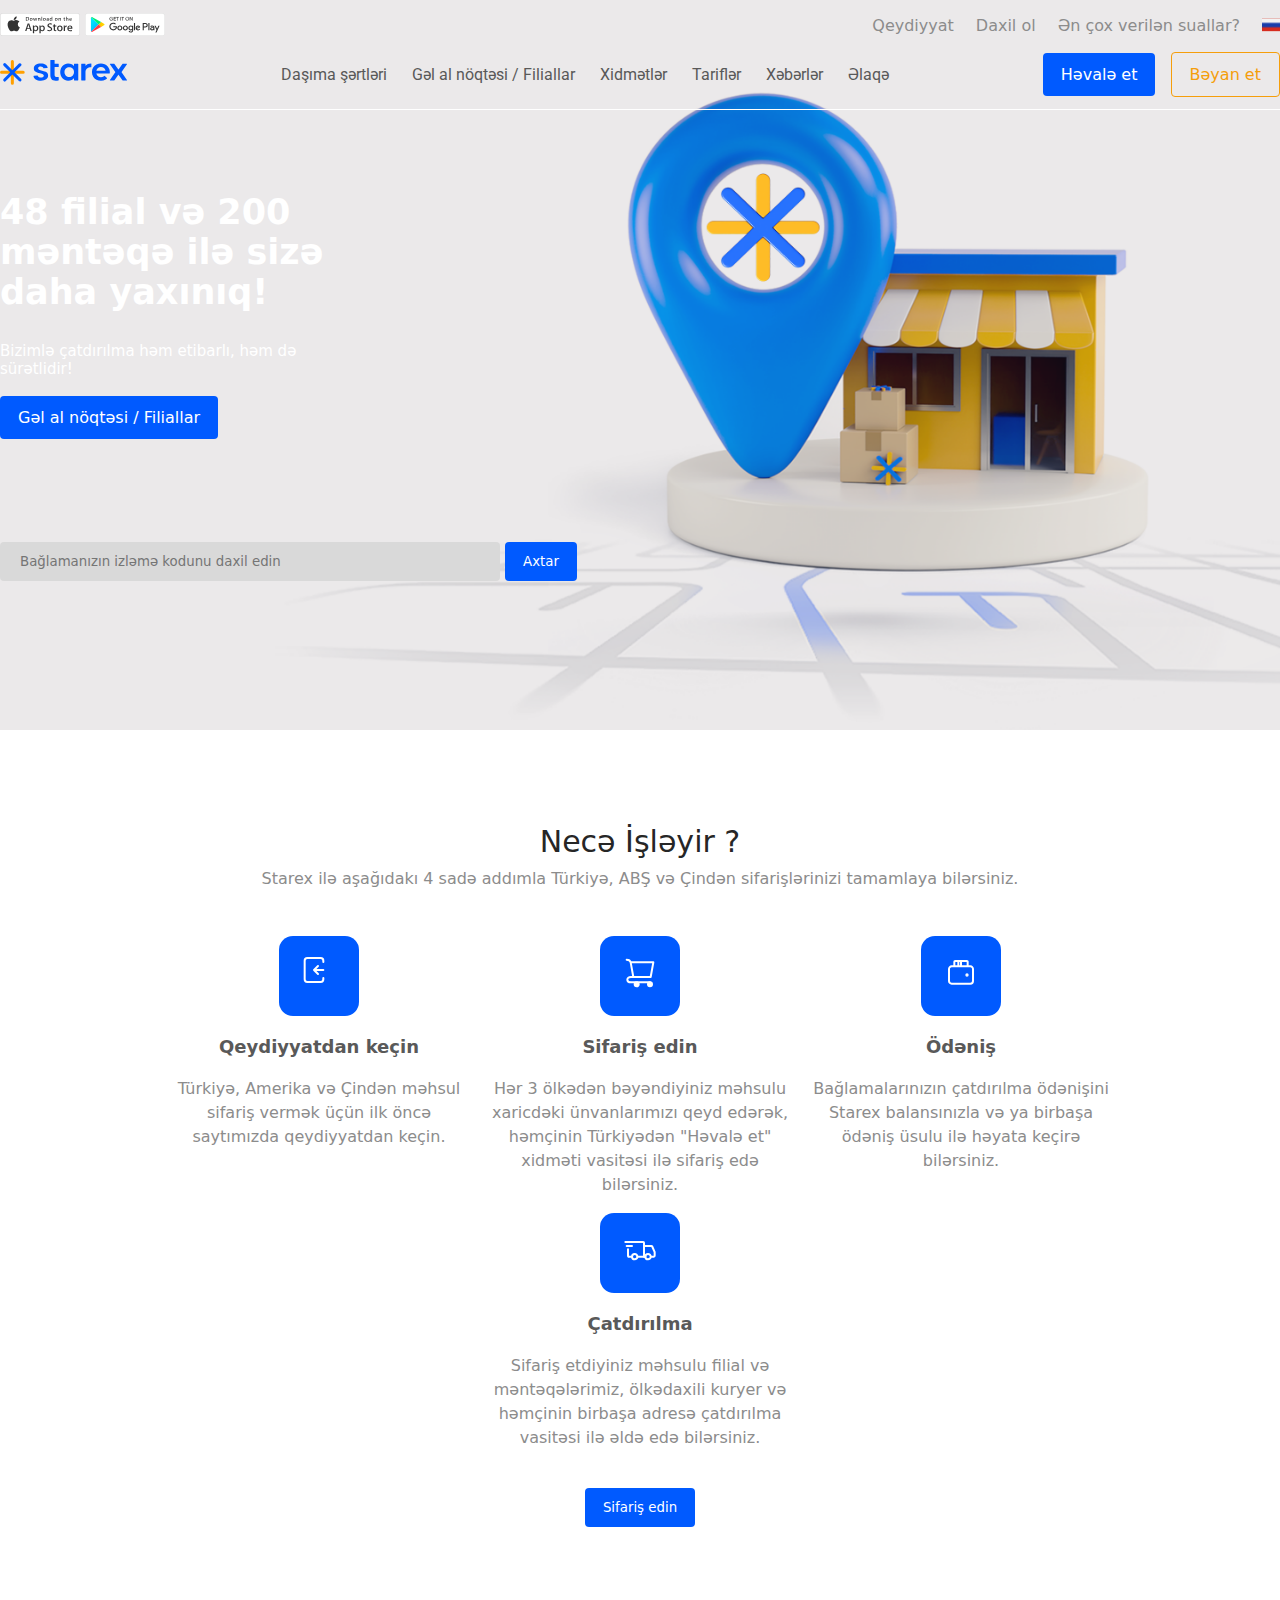
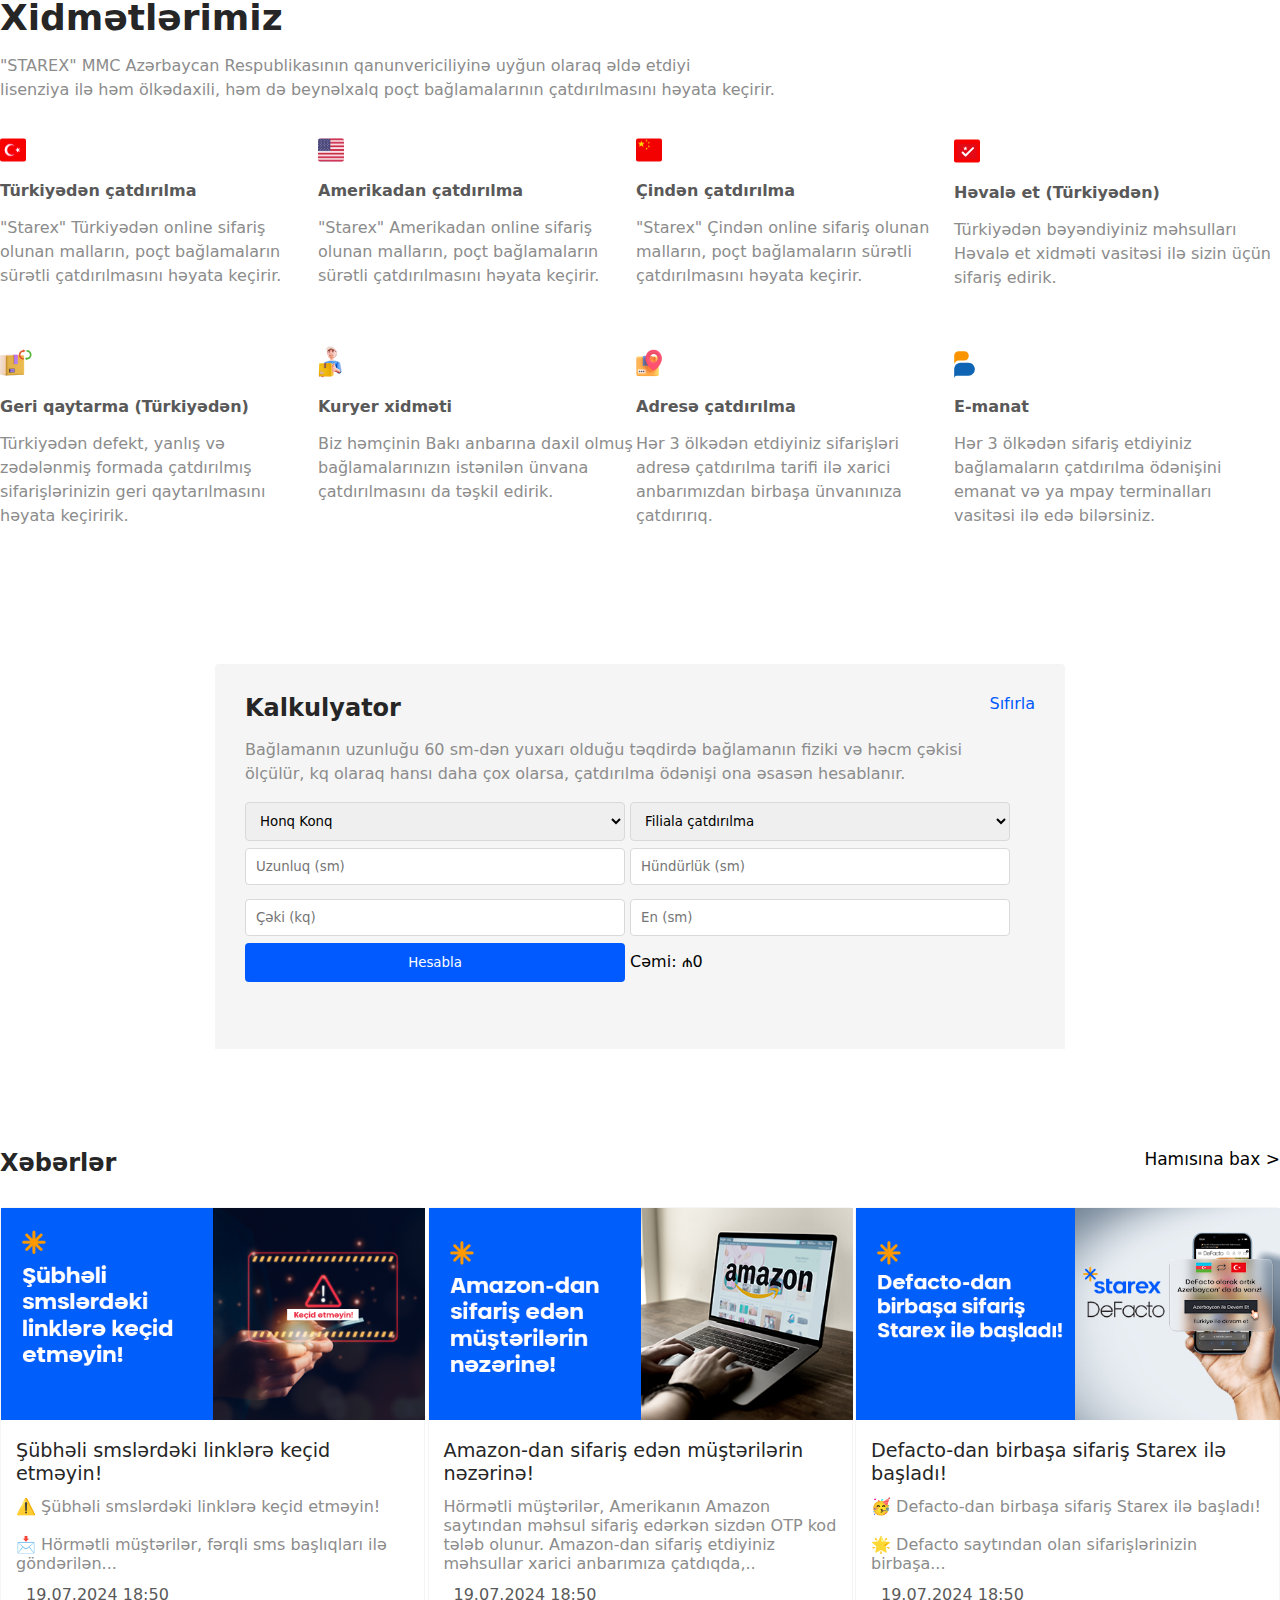
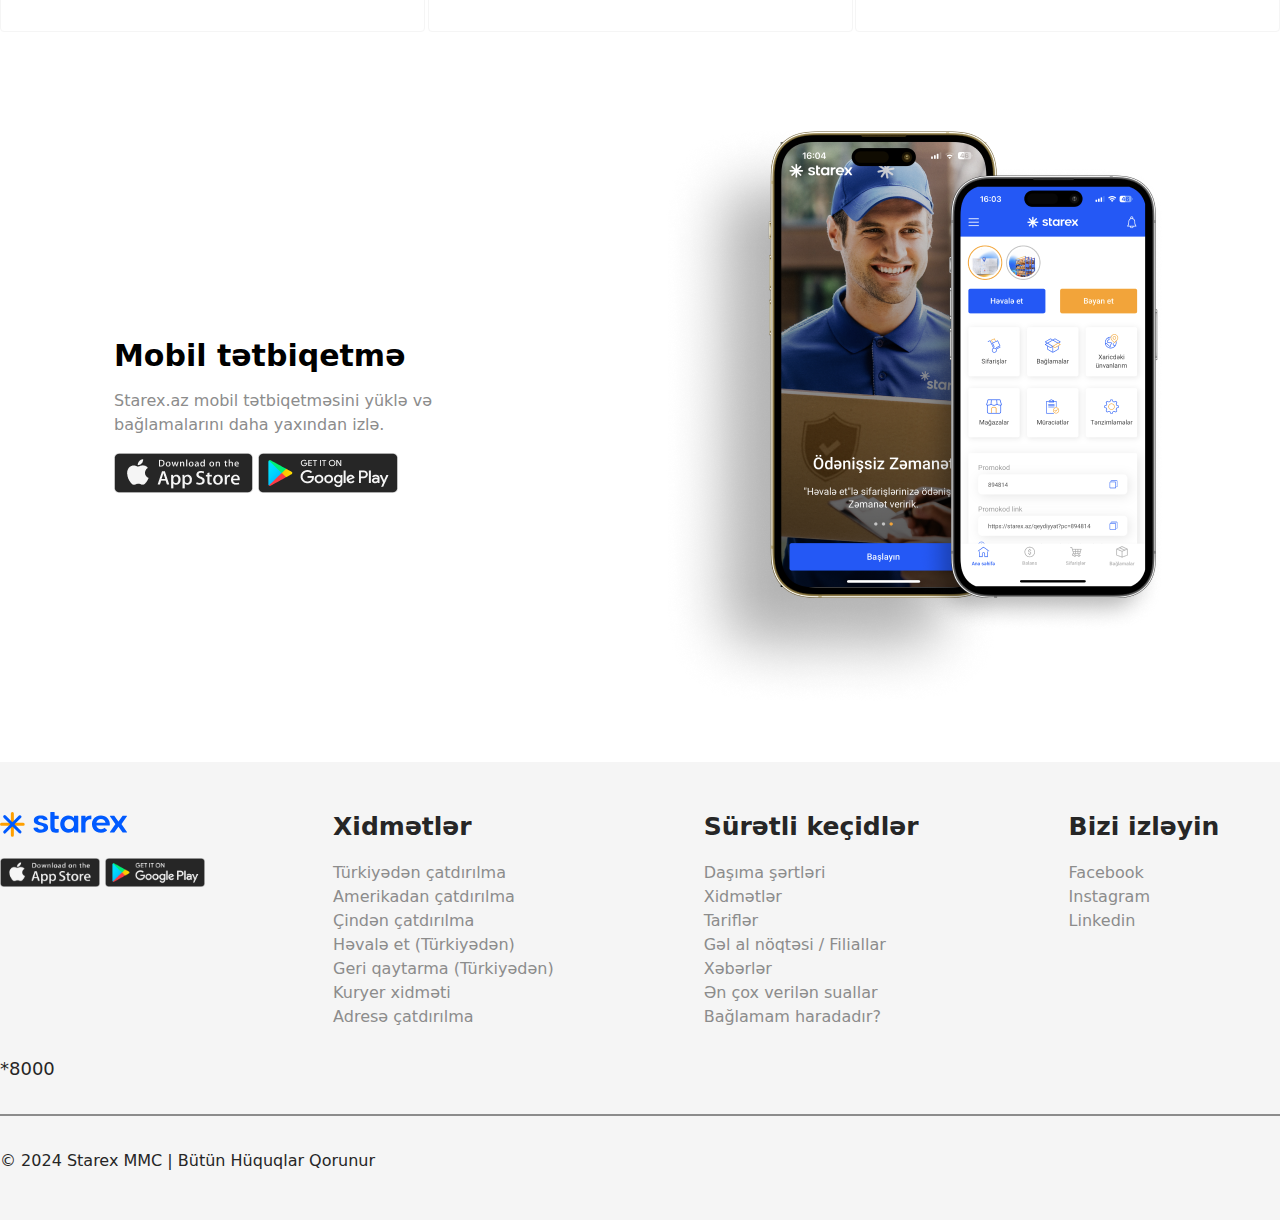
<file: index.html>
<!DOCTYPE html>
<html lang="en">
  <head>
    <meta charset="UTF-8" />
    <meta name="viewport" content="width=device-width, initial-scale=1.0" />
    <link
      rel="stylesheet"
      href="https://cdnjs.cloudflare.com/ajax/libs/font-awesome/6.6.0/css/all.min.css"
      integrity="sha512-Kc323vGBEqzTmouAECnVceyQqyqdsSiqLQISBL29aUW4U/M7pSPA/gEUZQqv1cwx4OnYxTxve5UMg5GT6L4JJg=="
      crossorigin="anonymous"
      referrerpolicy="no-referrer"
    />
    <link rel="stylesheet" href="./assets/css/style.css" />
    <link rel="preconnect" href="https://fonts.googleapis.com" />
    <link rel="preconnect" href="https://fonts.gstatic.com" crossorigin />
    <link
      href="https://fonts.googleapis.com/css2?family=Inter:wght@100..900&family=Roboto:ital,wght@0,100;0,300;0,400;0,500;0,700;0,900;1,100;1,300;1,400;1,500;1,700;1,900&display=swap"
      rel="stylesheet"
    />
    <title>Starex</title>
  </head>
  <body>
    <!-- header start -->
    <header>
      <div class="home-header">
        <div class="container">
          <div class="header-top">
              <div class="header-top-left">
                <a href="*">
                  <svg
                    width="80"
                    height="23"
                    fill="none"
                    xmlns="http://www.w3.org/2000/svg"
                  >
                    <path
                      d="M79.556 20.348c0 1.225-1.018 2.218-2.278 2.218H2.726c-1.259 0-2.28-.993-2.28-2.218V2.654C.445 1.43 1.466.434 2.725.434h74.552c1.26 0 2.278.996 2.278 2.221v17.692Z"
                      fill="#fff"
                    ></path>
                    <path
                      d="M77.037.46c1.372 0 2.488 1.084 2.488 2.415v17.25c0 1.331-1.116 2.414-2.488 2.414H2.963c-1.372 0-2.488-1.083-2.488-2.414V2.875C.475 1.544 1.59.461 2.963.461h74.074Zm0-.46H2.963C1.334 0 0 1.294 0 2.875v17.25C0 21.705 1.334 23 2.963 23h74.074C78.666 23 80 21.706 80 20.125V2.875C80 1.295 78.666 0 77.037 0Z"
                      fill="#D9D9D9"
                    ></path>
                    <path
                      d="M17.855 11.376c-.017-1.853 1.564-2.755 1.636-2.797-.895-1.267-2.283-1.44-2.77-1.453-1.166-.12-2.297.676-2.891.676-.606 0-1.52-.665-2.505-.645-1.269.019-2.455.731-3.106 1.837-1.342 2.256-.341 5.57.946 7.394.643.893 1.395 1.89 2.38 1.855.962-.038 1.322-.595 2.484-.595 1.152 0 1.49.595 2.493.573 1.034-.016 1.684-.897 2.305-1.798.744-1.024 1.043-2.032 1.055-2.083-.025-.008-2.008-.743-2.027-2.964ZM15.959 5.926c.518-.628.872-1.483.774-2.351-.75.032-1.688.503-2.227 1.118-.478.541-.905 1.43-.795 2.264.843.061 1.707-.412 2.248-1.03ZM31.789 18.115h-1.346l-.737-2.247h-2.563l-.702 2.247h-1.31l2.539-7.652h1.568l2.55 7.652Zm-2.305-3.19-.667-1.999c-.07-.204-.203-.684-.398-1.441h-.023c-.078.325-.203.806-.375 1.441l-.655 1.999h2.118ZM38.319 15.289c0 .938-.262 1.68-.784 2.224-.469.485-1.05.727-1.744.727-.749 0-1.287-.26-1.615-.783h-.023v2.907h-1.264v-5.95c0-.59-.016-1.195-.047-1.816h1.111l.071.874h.024c.421-.659 1.06-.988 1.919-.988.67 0 1.23.258 1.678.772.45.515.674 1.193.674 2.033Zm-1.288.045c0-.537-.124-.98-.374-1.329a1.306 1.306 0 0 0-1.1-.545c-.312 0-.595.101-.848.3-.254.202-.42.465-.497.79-.04.152-.059.276-.059.374v.92c0 .402.127.74.38 1.017.254.276.584.414.99.414.475 0 .845-.178 1.11-.533.266-.356.398-.825.398-1.408ZM44.856 15.289c0 .938-.261 1.68-.784 2.224-.468.485-1.05.727-1.743.727-.75 0-1.287-.26-1.614-.783h-.024v2.907h-1.264v-5.95c0-.59-.016-1.195-.046-1.816h1.11l.071.874h.024c.42-.659 1.06-.988 1.919-.988.67 0 1.23.258 1.68.772.447.515.671 1.193.671 2.033Zm-1.287.045c0-.537-.125-.98-.375-1.329a1.304 1.304 0 0 0-1.1-.545 1.34 1.34 0 0 0-.848.3 1.389 1.389 0 0 0-.497.79 1.593 1.593 0 0 0-.058.374v.92c0 .402.127.74.38 1.017.253.276.582.414.989.414.476 0 .846-.178 1.11-.533.266-.356.4-.825.4-1.408ZM52.17 15.97c0 .65-.234 1.18-.701 1.589-.514.446-1.23.67-2.148.67-.849 0-1.53-.16-2.044-.477l.293-1.022a3.543 3.543 0 0 0 1.826.489c.476 0 .846-.105 1.112-.313a1.01 1.01 0 0 0 .397-.836c0-.31-.109-.572-.327-.784-.218-.213-.581-.41-1.088-.592-1.381-.5-2.07-1.232-2.07-2.194 0-.63.24-1.145.725-1.546.482-.402 1.126-.603 1.93-.603.718 0 1.314.121 1.79.363l-.316 1a3.182 3.182 0 0 0-1.509-.352c-.444 0-.792.106-1.04.318a.897.897 0 0 0-.316.693c0 .302.12.552.362.749.21.182.592.378 1.147.59.678.265 1.177.575 1.498.93.319.355.478.798.478 1.327ZM56.348 13.517h-1.392v2.68c0 .68.245 1.021.737 1.021.226 0 .413-.019.56-.057l.036.931c-.249.09-.577.136-.983.136-.499 0-.889-.148-1.17-.443-.28-.296-.421-.791-.421-1.488v-2.78h-.83v-.92h.83v-1.011l1.24-.364v1.374h1.393v.921ZM62.631 15.31c0 .849-.25 1.545-.749 2.09-.523.56-1.218.84-2.083.84-.835 0-1.5-.269-1.995-.806-.495-.537-.743-1.215-.743-2.032 0-.855.255-1.555.767-2.1.51-.545 1.198-.817 2.064-.817.835 0 1.506.268 2.013.806.484.521.726 1.195.726 2.02Zm-1.31.04c0-.508-.113-.945-.34-1.309-.264-.44-.643-.66-1.134-.66-.508 0-.893.22-1.158.66-.227.365-.34.808-.34 1.332 0 .51.113.946.34 1.31.273.44.654.66 1.147.66.482 0 .861-.225 1.134-.672.233-.371.35-.812.35-1.32ZM66.739 13.676a2.263 2.263 0 0 0-.399-.034c-.444 0-.788.163-1.03.489-.21.287-.315.65-.315 1.09v2.894h-1.263l.012-3.78c0-.636-.016-1.215-.048-1.737h1.1l.047 1.056h.035a1.89 1.89 0 0 1 .632-.874 1.56 1.56 0 0 1 .913-.296c.117 0 .222.008.316.023v1.169ZM72.388 15.095c0 .22-.015.405-.047.556h-3.79c.015.545.198.962.55 1.25.32.256.733.385 1.24.385.561 0 1.073-.087 1.533-.26l.198.85c-.538.228-1.173.341-1.906.341-.882 0-1.574-.252-2.078-.755-.502-.503-.754-1.178-.754-2.026 0-.832.234-1.525.703-2.078.49-.59 1.154-.884 1.988-.884.82 0 1.44.294 1.861.884.334.47.502 1.049.502 1.737Zm-1.205-.318a1.627 1.627 0 0 0-.246-.942c-.218-.341-.554-.512-1.006-.512a1.21 1.21 0 0 0-1.006.5c-.21.265-.335.583-.374.953h2.632v.001ZM29.068 5.755c0 .677-.21 1.186-.627 1.529-.387.315-.937.473-1.65.473-.353 0-.655-.015-.908-.044V4.015c.33-.052.686-.078 1.07-.078.678 0 1.19.143 1.535.43.386.323.58.786.58 1.388Zm-.655.017c0-.439-.12-.775-.36-1.01-.239-.234-.588-.351-1.049-.351-.195 0-.362.013-.5.039v2.811c.076.012.216.017.42.017.475 0 .842-.128 1.1-.385.258-.256.389-.63.389-1.121ZM32.541 6.346c0 .417-.122.759-.368 1.027-.257.275-.598.412-1.023.412-.41 0-.737-.131-.98-.396-.243-.264-.365-.597-.365-.998 0-.42.125-.764.377-1.032.25-.267.588-.4 1.014-.4.41 0 .74.13.989.395.237.256.356.587.356.992Zm-.644.02c0-.25-.056-.465-.166-.644a.616.616 0 0 0-.558-.324c-.249 0-.439.108-.569.324a1.214 1.214 0 0 0-.166.655c0 .25.055.464.166.643a.63.63 0 0 0 .564.324c.237 0 .423-.11.557-.33a1.19 1.19 0 0 0 .172-.648ZM37.196 5.013l-.875 2.71h-.569l-.362-1.176a8.615 8.615 0 0 1-.224-.876h-.011c-.054.298-.129.59-.225.876l-.385 1.177h-.575l-.822-2.71h.638l.316 1.288c.077.305.14.595.19.87h.011c.046-.227.123-.515.23-.864l.397-1.294h.506l.38 1.266c.092.309.166.606.224.892h.017c.042-.279.106-.576.19-.892l.339-1.266h.61ZM40.413 7.724h-.621V6.17c0-.478-.188-.717-.563-.717a.568.568 0 0 0-.449.197.687.687 0 0 0-.172.465v1.607h-.621V5.788c0-.238-.008-.496-.023-.776h.546l.029.424h.017a.882.882 0 0 1 .322-.327c.168-.101.356-.153.563-.153.26 0 .477.082.65.246.214.2.322.5.322.898v1.624ZM42.126 7.724h-.62V3.769h.62v3.955ZM45.782 6.346c0 .417-.123.759-.368 1.027-.257.275-.599.412-1.024.412-.41 0-.737-.131-.98-.396-.243-.264-.364-.597-.364-.998 0-.42.125-.764.376-1.032.251-.267.59-.4 1.014-.4.41 0 .74.13.99.395.237.256.356.587.356.992Zm-.645.02c0-.25-.056-.465-.166-.644a.615.615 0 0 0-.557-.324c-.25 0-.44.108-.57.324a1.214 1.214 0 0 0-.166.655c0 .25.056.464.167.643a.63.63 0 0 0 .563.324c.237 0 .423-.11.557-.33.115-.182.172-.398.172-.648ZM48.788 7.724h-.558l-.046-.312h-.017c-.191.249-.463.373-.816.373-.264 0-.477-.082-.638-.245a.757.757 0 0 1-.218-.552c0-.331.142-.584.428-.759.286-.174.687-.26 1.205-.256v-.05c0-.358-.194-.536-.58-.536-.276 0-.519.067-.729.2l-.126-.395c.26-.156.58-.234.958-.234.73 0 1.096.374 1.096 1.121v.999c0 .27.014.486.04.646Zm-.645-.932v-.418c-.685-.011-1.028.171-1.028.547 0 .141.04.247.12.318.08.07.182.105.303.105a.64.64 0 0 0 .38-.125.512.512 0 0 0 .225-.427ZM52.317 7.724h-.55l-.03-.436h-.017c-.176.331-.476.497-.897.497-.337 0-.617-.128-.84-.385-.222-.256-.332-.589-.332-.998 0-.439.12-.794.362-1.065.234-.253.52-.38.862-.38.375 0 .637.123.787.368h.012V3.77h.621v3.224c0 .264.007.507.022.73Zm-.643-1.144V6.13a.682.682 0 0 0-.242-.555.621.621 0 0 0-.416-.148.643.643 0 0 0-.546.268c-.132.179-.199.407-.199.686 0 .268.063.485.19.652a.645.645 0 0 0 .544.268.606.606 0 0 0 .49-.223.73.73 0 0 0 .179-.497ZM57.628 6.346c0 .417-.123.759-.368 1.027-.257.275-.597.412-1.023.412-.41 0-.736-.131-.98-.396-.243-.264-.365-.597-.365-.998 0-.42.125-.764.377-1.032.25-.267.589-.4 1.015-.4.41 0 .74.13.988.395.237.256.356.587.356.992Zm-.643.02c0-.25-.056-.465-.167-.644a.617.617 0 0 0-.557-.324.628.628 0 0 0-.57.324 1.214 1.214 0 0 0-.166.655c0 .25.055.464.166.643a.63.63 0 0 0 .564.324c.237 0 .423-.11.557-.33.115-.182.173-.398.173-.648ZM60.968 7.724h-.62V6.17c0-.478-.187-.717-.563-.717a.566.566 0 0 0-.448.197.684.684 0 0 0-.173.465v1.607h-.622V5.788c0-.238-.007-.496-.022-.776h.546l.029.424h.017a.892.892 0 0 1 .322-.327c.169-.101.356-.153.563-.153.26 0 .477.082.65.246.215.2.322.5.322.898v1.624ZM65.147 5.464h-.684v1.317c0 .335.122.502.362.502.111 0 .204-.01.277-.028l.016.457a1.434 1.434 0 0 1-.483.067c-.245 0-.436-.072-.574-.217-.138-.145-.207-.389-.207-.73V5.463h-.408v-.451h.408v-.497l.608-.178v.674h.684v.452ZM68.437 7.724h-.622V6.183c0-.486-.187-.73-.562-.73-.288 0-.485.141-.593.423a.739.739 0 0 0-.029.217v1.63h-.62V3.769h.62v1.634h.012a.946.946 0 0 1 .84-.446.88.88 0 0 1 .638.246c.21.204.316.507.316.909v1.612ZM71.825 6.24c0 .108-.009.2-.023.273h-1.863c.008.268.097.472.27.614.157.126.36.19.61.19.275 0 .526-.043.753-.129l.097.419a2.402 2.402 0 0 1-.938.167c-.432 0-.773-.123-1.02-.37-.247-.248-.37-.58-.37-.996 0-.409.115-.75.345-1.02.24-.29.566-.435.977-.435.401 0 .707.145.913.435.166.23.249.514.249.852Zm-.593-.156a.793.793 0 0 0-.12-.462c-.108-.168-.272-.252-.494-.252a.595.595 0 0 0-.495.246.897.897 0 0 0-.184.468h1.293Z"
                      fill="#333"
                    ></path>
                  </svg>
                </a>
                <a href="*">
                  <svg
                    width="80"
                    height="23"
                    fill="none"
                    xmlns="http://www.w3.org/2000/svg"
                  >
                    <path
                      d="M77.037 23H2.963C1.334 23 0 21.706 0 20.125V2.875C0 1.295 1.334 0 2.963 0h74.074C78.666 0 80 1.294 80 2.875v17.25C80 21.705 78.666 23 77.037 23Z"
                      fill="#fff"
                    ></path>
                    <path
                      d="M77.037.46c1.372 0 2.488 1.084 2.488 2.415v17.25c0 1.331-1.116 2.414-2.488 2.414H2.963c-1.372 0-2.488-1.083-2.488-2.414V2.875C.475 1.544 1.59.461 2.963.461h74.074Zm0-.46H2.963C1.334 0 0 1.294 0 2.875v17.25C0 21.705 1.334 23 2.963 23h74.074C78.666 23 80 21.706 80 20.125V2.875C80 1.295 78.666 0 77.037 0Z"
                      fill="#D9D9D9"
                    ></path>
                    <path
                      d="M28.098 5.89c0 .48-.148.865-.44 1.152-.335.34-.773.51-1.308.51-.512 0-.949-.173-1.308-.516a1.717 1.717 0 0 1-.538-1.286c0-.511.18-.938.538-1.283.36-.346.796-.52 1.308-.52.255 0 .498.051.73.146.23.096.419.225.555.385l-.31.303c-.237-.272-.561-.407-.975-.407a1.38 1.38 0 0 0-.972.382c-.272.256-.408.587-.408.994 0 .407.136.741.408.997.275.252.599.382.972.382.396 0 .73-.13.992-.385.174-.169.272-.402.298-.7h-1.29V5.63h1.721c.021.09.027.177.027.261ZM30.833 4.45h-1.617v1.093h1.458v.415h-1.458v1.093h1.617v.423h-2.075V4.027h2.075v.423ZM32.757 7.474h-.458V4.45h-.992v-.424h2.442v.424h-.992v3.024ZM35.517 7.474V4.027h.457v3.447h-.457ZM38 7.474h-.455V4.45h-.995v-.424h2.445v.424h-.996v3.024ZM43.62 7.03c-.35.349-.784.523-1.302.523-.52 0-.955-.174-1.305-.523a1.736 1.736 0 0 1-.524-1.28c0-.505.174-.932.524-1.28.35-.349.784-.523 1.305-.523.515 0 .949.174 1.3.526.352.35.526.775.526 1.277 0 .505-.174.932-.524 1.28Zm-2.269-.289c.264.258.585.388.967.388.38 0 .703-.13.964-.388.263-.258.396-.59.396-.991 0-.402-.133-.733-.396-.991a1.32 1.32 0 0 0-.964-.388c-.382 0-.703.13-.967.388-.263.258-.396.59-.396.99 0 .403.133.734.396.992ZM44.784 7.473V4.026h.555l1.728 2.681h.02l-.02-.662V4.026h.457v3.447h-.477l-1.81-2.813h-.02l.02.666v2.147h-.453Z"
                      fill="#333"
                      stroke="#333"
                      stroke-width="0.101"
                      stroke-miterlimit="10"
                    ></path>
                    <path
                      d="M40.376 12.508c-1.392 0-2.529 1.028-2.529 2.446 0 1.406 1.137 2.445 2.53 2.445 1.394 0 2.531-1.039 2.531-2.445 0-1.418-1.137-2.446-2.532-2.446Zm0 3.928c-.764 0-1.42-.612-1.42-1.482 0-.882.656-1.483 1.42-1.483.764 0 1.424.6 1.424 1.483 0 .87-.66 1.482-1.424 1.482Zm-5.517-3.928c-1.395 0-2.53 1.028-2.53 2.446 0 1.406 1.135 2.445 2.53 2.445 1.393 0 2.528-1.039 2.528-2.445 0-1.418-1.135-2.446-2.529-2.446Zm0 3.928c-.765 0-1.424-.612-1.424-1.482 0-.882.659-1.483 1.423-1.483s1.421.6 1.421 1.483c0 .87-.657 1.482-1.42 1.482Zm-6.567-3.178v1.039h2.558c-.075.58-.274 1.008-.581 1.305-.373.36-.955.758-1.976.758-1.575 0-2.807-1.232-2.807-2.76 0-1.527 1.232-2.76 2.806-2.76.852 0 1.47.323 1.928.741l.755-.732c-.64-.592-1.49-1.047-2.683-1.047-2.158 0-3.972 1.704-3.972 3.798 0 2.095 1.814 3.799 3.973 3.799 1.166 0 2.043-.37 2.731-1.067.706-.685.926-1.648.926-2.426 0-.241-.02-.463-.058-.649h-3.6Zm26.85.805c-.209-.547-.851-1.555-2.16-1.555-1.295 0-2.375.991-2.375 2.446 0 1.37 1.069 2.445 2.5 2.445a2.516 2.516 0 0 0 2.101-1.084l-.86-.556c-.286.407-.676.677-1.24.677-.561 0-.964-.25-1.221-.741l3.37-1.354-.116-.278Zm-3.438.815a1.36 1.36 0 0 1 1.317-1.426c.44 0 .813.213.938.518l-2.255.908Zm-2.74 2.372h1.108v-7.187h-1.108v7.187Zm-1.814-4.197h-.038c-.248-.286-.723-.545-1.325-.545-1.262 0-2.416 1.075-2.416 2.454 0 1.37 1.154 2.437 2.416 2.437.602 0 1.077-.261 1.325-.556h.038v.351c0 .935-.515 1.438-1.346 1.438-.677 0-1.097-.475-1.27-.874l-.964.39a2.404 2.404 0 0 0 2.234 1.447c1.3 0 2.396-.742 2.396-2.547v-4.391h-1.05v.396Zm-1.268 3.383c-.764 0-1.403-.62-1.403-1.474 0-.862.64-1.491 1.403-1.491.753 0 1.346.629 1.346 1.49 0 .854-.593 1.475-1.346 1.475Zm14.448-6.373h-2.65v7.187h1.104v-2.723h1.546c1.227 0 2.43-.862 2.43-2.233 0-1.37-1.206-2.231-2.43-2.231Zm.028 3.464h-1.574v-2.465h1.574c.826 0 1.297.665 1.297 1.232 0 .557-.471 1.233-1.297 1.233Zm6.832-1.033c-.798 0-1.629.342-1.97 1.1l.98.4c.212-.4.6-.529 1.01-.529.574 0 1.155.334 1.164.925v.075a2.487 2.487 0 0 0-1.155-.278c-1.056 0-2.132.564-2.132 1.617 0 .963.865 1.583 1.837 1.583.744 0 1.154-.325 1.412-.704h.038v.556h1.067V14.48c0-1.274-.98-1.987-2.25-1.987Zm-.133 3.939c-.362 0-.865-.174-.865-.609 0-.556.628-.77 1.172-.77.486 0 .714.105 1.01.242-.087.665-.677 1.137-1.317 1.137Zm6.273-3.781-1.27 3.115h-.038l-1.313-3.115h-1.192l1.973 4.354-1.126 2.423h1.155l3.04-6.777H73.33Zm-9.962 4.598h1.108v-7.187h-1.108v7.187Z"
                      fill="#333"
                    ></path>
                    <path
                      d="M6.185 4.335c-.174.177-.274.452-.274.808V17.86c0 .357.1.632.274.809l.043.039 7.344-7.123v-.168L6.228 4.293l-.043.042Z"
                      fill="url(#play-store_svg__a)"
                    ></path>
                    <path
                      d="m16.017 13.96-2.446-2.376v-.168L16.02 9.04l.055.031 2.9 1.601c.827.454.827 1.202 0 1.659l-2.9 1.598-.058.03Z"
                      fill="url(#play-store_svg__b)"
                    ></path>
                    <path
                      d="M16.07 13.929 13.569 11.5 6.18 18.668c.275.28.723.314 1.232.034l8.657-4.773Z"
                      fill="url(#play-store_svg__c)"
                    ></path>
                    <path
                      d="M16.07 9.071 7.413 4.298c-.51-.277-.957-.243-1.232.037l7.387 7.165 2.502-2.429Z"
                      fill="url(#play-store_svg__d)"
                    ></path>
                    <defs>
                      <linearGradient
                        id="play-store_svg__a"
                        x1="12.92"
                        y1="17.992"
                        x2="3.274"
                        y2="8.051"
                        gradientUnits="userSpaceOnUse"
                      >
                        <stop stop-color="#00A0FF"></stop>
                        <stop offset="0.007" stop-color="#00A1FF"></stop>
                        <stop offset="0.26" stop-color="#00BEFF"></stop>
                        <stop offset="0.512" stop-color="#00D2FF"></stop>
                        <stop offset="0.76" stop-color="#00DFFF"></stop>
                        <stop offset="1" stop-color="#00E3FF"></stop>
                      </linearGradient>
                      <linearGradient
                        id="play-store_svg__b"
                        x1="20.051"
                        y1="11.499"
                        x2="5.712"
                        y2="11.499"
                        gradientUnits="userSpaceOnUse"
                      >
                        <stop stop-color="#FFE000"></stop>
                        <stop offset="0.409" stop-color="#FFBD00"></stop>
                        <stop offset="0.775" stop-color="orange"></stop>
                        <stop offset="1" stop-color="#FF9C00"></stop>
                      </linearGradient>
                      <linearGradient
                        id="play-store_svg__c"
                        x1="14.71"
                        y1="10.18"
                        x2="1.629"
                        y2="-3.301"
                        gradientUnits="userSpaceOnUse"
                      >
                        <stop stop-color="#FF3A44"></stop>
                        <stop offset="1" stop-color="#C31162"></stop>
                      </linearGradient>
                      <linearGradient
                        id="play-store_svg__d"
                        x1="4.322"
                        y1="22.899"
                        x2="10.162"
                        y2="16.879"
                        gradientUnits="userSpaceOnUse"
                      >
                        <stop stop-color="#32A071"></stop>
                        <stop offset="0.069" stop-color="#2DA771"></stop>
                        <stop offset="0.476" stop-color="#15CF74"></stop>
                        <stop offset="0.801" stop-color="#06E775"></stop>
                        <stop offset="1" stop-color="#00F076"></stop>
                      </linearGradient>
                    </defs>
                  </svg>
                </a>
              </div>
              <div class="header-top-right">
                <nav>
                  <ul>
                    <li>
                      <a href="*">Qeydiyyat</a>
                    </li>
                    <li>
                      <a href="*">Daxil ol</a>
                    </li>
                    <li>
                      <a href="*">Ən çox verilən suallar?</a>
                    </li>
                    <li>
                      <svg
                        width="18"
                        height="18"
                        fill="none"
                        xmlns="http://www.w3.org/2000/svg"
                        xmlns:xlink="http://www.w3.org/1999/xlink"
                      >
                        <g clip-path="url(#flag-ru-lang_svg__a)">
                          <path
                            fill="url(#flag-ru-lang_svg__b)"
                            d="M-.964 2.571h19.286v12.857H-.964z"
                          ></path>
                        </g>
                        <defs>
                          <clipPath id="flag-ru-lang_svg__a">
                            <path fill="#fff" d="M0 0h18v18H0z"></path>
                          </clipPath>
                          <pattern
                            id="flag-ru-lang_svg__b"
                            patternContentUnits="objectBoundingBox"
                            width="1"
                            height="1"
                          >
                            <use
                              xlink:href="#flag-ru-lang_svg__c"
                              transform="scale(.0004 .00059)"
                            ></use>
                          </pattern>
                          <image
                            id="flag-ru-lang_svg__c"
                            width="2560"
                            height="1707"
                            xlink:href="[data-uri]"
                          ></image>
                        </defs>
                      </svg>
                    </li>
                  </ul>
                </nav>
              </div>
          </div>
          <div class="header-main">
            <div class="navbar-dnone">
              <svg width="18" height="18" fill="none" xmlns="http://www.w3.org/2000/svg"><path d="M2.25 3.75h13.5M2.25 9h13.5m-13.5 5.25h13.5" stroke="#595959" stroke-width="1.5" stroke-linecap="round" stroke-linejoin="round"></path></svg>
            </div>
              <div class="website-logo">
                <a href="./index.html">
                  <svg
                    width="127"
                    height="25"
                    fill="none"
                    xmlns="http://www.w3.org/2000/svg"
                    href="/"
                  >
                    <path
                      d="M45.691 11.799c-.998-.465-2.488-.928-4.471-1.393a13.094 13.094 0 0 1-1.644-.473 2.88 2.88 0 0 1-1.051-.651 1.322 1.322 0 0 1-.415-.963c0-.573.244-1.017.733-1.332.488-.316 1.142-.473 1.962-.473.662 0 1.239.172 1.732.518.408.308.678.653.812 1.039a.314.314 0 0 0 .322.203l3.655-.241a.322.322 0 0 0 .3-.37c-.219-1.301-.867-2.303-1.942-3.008-1.17-.765-2.757-1.148-4.76-1.148-2.211 0-3.948.41-5.212 1.229-1.253.81-1.88 1.994-1.88 3.552 0 .78.109 1.414.326 1.902.218.488.598.916 1.14 1.281a7.836 7.836 0 0 0 1.85.918c.75.257 1.702.518 2.858.784 2.546.573 3.82 1.392 3.82 2.457 0 .612-.272 1.093-.816 1.443-.543.351-1.248.526-2.116.526-.77 0-1.46-.187-2.073-.562-.536-.329-.894-.765-1.074-1.313a.334.334 0 0 0-.347-.218l-3.613.304a.328.328 0 0 0-.292.386c.23 1.376.954 2.446 2.174 3.21 1.312.829 3.054 1.244 5.226 1.244 2.25 0 4.004-.449 5.263-1.347 1.26-.899 1.913-2.177 1.962-3.835.04-1.085-.3-1.998-1.02-2.739-.349-.343-.817-.653-1.409-.93ZM58.398 3.76H54.93a.325.325 0 0 1-.324-.324V.324A.324.324 0 0 0 54.283 0h-3.614a.324.324 0 0 0-.324.324v14.48c0 1.995.404 3.47 1.214 4.427.799.957 2.151 1.436 4.056 1.436.885 0 1.83-.075 2.831-.224a.328.328 0 0 0 .28-.322v-2.843a.327.327 0 0 0-.382-.32c-.79.12-1.522.108-2.196-.038-1.027-.147-1.54-.903-1.54-2.266v-7.24c0-.18.147-.325.325-.325h3.466c.18 0 .325-.146.325-.324V4.083a.325.325 0 0 0-.326-.323ZM77.943 3.76H74.33a.324.324 0 0 0-.324.324v1.834c0 .081-.104.11-.149.042-.485-.733-1.198-1.313-2.139-1.741-1.041-.474-2.258-.71-3.649-.71a7.481 7.481 0 0 0-3.057.637 7.88 7.88 0 0 0-2.524 1.761c-.71.76-1.268 1.679-1.673 2.754a9.677 9.677 0 0 0-.606 3.434c0 1.214.202 2.36.606 3.434.405 1.077.963 1.99 1.673 2.74a7.834 7.834 0 0 0 2.524 1.761c.963.424 1.98.637 3.057.637 2.89 0 4.818-.806 5.785-2.419.042-.072.152-.045.152.04v1.818c0 .18.146.324.324.324h3.614c.18 0 .325-.146.325-.324V4.084a.325.325 0 0 0-.325-.324Zm-5.317 11.888c-.938.938-2.073 1.407-3.405 1.407-1.324 0-2.443-.47-3.361-1.407-.92-.938-1.378-2.123-1.378-3.553 0-1.45.459-2.64 1.378-3.568.898-.928 2.017-1.393 3.36-1.393s2.478.465 3.406 1.393c.917.927 1.377 2.112 1.377 3.552 0 1.443-.458 2.632-1.377 3.569ZM91.055 3.512c-1.326.023-2.396.19-3.206.5-.827.313-1.563.864-2.21 1.656-.049.06-.144.027-.144-.048V4.087a.324.324 0 0 0-.324-.324h-3.615a.325.325 0 0 0-.325.324v16.02c0 .18.147.325.325.325h3.614c.18 0 .324-.146.324-.325v-8.01c0-1.51.513-2.719 1.54-3.628.958-.837 2.302-1.28 4.031-1.327a.325.325 0 0 0 .32-.323v-2.98a.326.326 0 0 0-.33-.327ZM107.531 6.157a8.092 8.092 0 0 0-2.901-1.959c-1.133-.461-2.359-.688-3.671-.688-1.64 0-3.135.338-4.486 1.02a8.105 8.105 0 0 0-3.288 3.005c-.828 1.311-1.245 2.832-1.245 4.56 0 1.706.417 3.223 1.245 4.545a8.164 8.164 0 0 0 3.259 2.988c1.351.693 2.856 1.038 4.515 1.038 1.715 0 3.291-.4 4.724-1.2a8.741 8.741 0 0 0 1.293-.863.324.324 0 0 0 .021-.48l-2.222-2.221a.32.32 0 0 0-.458.012c-.23.236-.483.445-.758.628-.756.5-1.621.748-2.598.748-1.128 0-2.113-.348-2.963-1.05-.824-.68-1.367-1.583-1.633-2.71a.084.084 0 0 1 .08-.103h13.073a.327.327 0 0 0 .327-.314c.048-1.361-.115-2.623-.489-3.786-.408-1.253-1.016-2.308-1.825-3.17Zm-2.041 4.607h-9.049a.085.085 0 0 1-.082-.1c.238-1.149.764-2.057 1.58-2.73.817-.687 1.825-1.035 3.02-1.035 1.202 0 2.216.348 3.034 1.036.805.672 1.331 1.58 1.578 2.729a.083.083 0 0 1-.081.1Z"
                      fill="#005AFF"
                    ></path>
                    <path
                      d="M121.581 12.142a.081.081 0 0 1 0-.092l5.361-7.78a.325.325 0 0 0-.267-.51h-3.978a.329.329 0 0 0-.267.139l-3.924 5.641a.08.08 0 0 1-.133 0L114.45 3.9a.327.327 0 0 0-.268-.139h-3.993a.325.325 0 0 0-.268.51l5.364 7.78a.081.081 0 0 1 0 .092l-5.364 7.78a.325.325 0 0 0 .268.51h3.993a.33.33 0 0 0 .268-.139l3.923-5.644a.08.08 0 0 1 .133 0l3.924 5.644a.325.325 0 0 0 .267.139h3.978a.325.325 0 0 0 .267-.51l-5.361-7.78Z"
                      fill="#005AFF"
                    ></path>
                    <path
                      d="M23.214 10.855h-9.35V1.504a1.504 1.504 0 1 0-3.009 0v9.351H1.504a1.504 1.504 0 0 0 0 3.008h9.351v9.351a1.504 1.504 0 0 0 3.008 0v-9.35h9.351a1.504 1.504 0 1 0 0-3.009Z"
                      fill="#FFA000"
                    ></path>
                    <path
                      d="m21.099 18.971-6.612-6.612 6.612-6.612a1.504 1.504 0 0 0-2.126-2.126l-6.612 6.612-6.612-6.612a1.503 1.503 0 0 0-2.126 2.126l6.612 6.612-6.612 6.612a1.503 1.503 0 0 0 2.126 2.126l6.612-6.612 6.612 6.612a1.504 1.504 0 0 0 2.126-2.126Z"
                      fill="#005AFF"
                    ></path>
                  </svg>
                </a>
              </div>
              <div class="navigation">
                <nav>
                  <ul>
                    <li>
                      <a href="./terms.html">Daşıma şərtləri</a>
                    </li>
                    <li>
                      <a href="*">Gəl al nöqtəsi / Filiallar</a>
                    </li>
                    <li>
                      <a href="./services.html">Xidmətlər</a>
                    </li>
                    <li>
                      <a href="./tariff.html">Tariflər</a>
                    </li>
                    <li>
                      <a href="./news.html">Xəbərlər</a>
                    </li>
                    <li>
                      <a href="./contact.html">Əlaqə</a>
                    </li>
                  </ul>
                </nav>
              </div>
              <div class="header-button">
                <a href="*" class="primary-btn">Həvalə et</a>
                <a href="*" class="header-btn">Bəyan et</a>
              </div>
              <div class="icons-dnone">
                <svg width="20" height="20" fill="none" xmlns="http://www.w3.org/2000/svg" class="starexicon d-lg-none"><g clip-path="url(#cart-blue_svg__a)" stroke="#005AFF" stroke-width="1.5" stroke-linecap="round" stroke-linejoin="round"><path d="M14.625 16.5a1.125 1.125 0 1 0 0-2.25 1.125 1.125 0 0 0 0 2.25Zm-7.5 0a1.125 1.125 0 1 0 0-2.25 1.125 1.125 0 0 0 0 2.25Z" fill="#005AFF"></path><path d="M3.75 3H16.5L15 11.25M3.75 3l1.5 8.25H15M3.75 3C3.625 2.5 3 1.5 1.5 1.5M15 11.25H3.922c-1.338 0-2.047.586-2.047 1.5s.71 1.5 2.047 1.5h10.703"></path></g><defs><clipPath id="cart-blue_svg__a"><path fill="#fff" d="M0 0h18v18H0z"></path></clipPath></defs></svg>
                <svg width="20" height="20" fill="none" xmlns="http://www.w3.org/2000/svg" class="starexicon d-lg-none"><path d="M6 7.5h6m-6 6h6m-6-3h3m-6 5.55V1.95a.45.45 0 0 1 .45-.45h8.739a.45.45 0 0 1 .318.132l2.361 2.361a.45.45 0 0 1 .132.32V16.05a.448.448 0 0 1-.45.45H3.45a.448.448 0 0 1-.45-.45Z" stroke="#FFA000" stroke-width="1.5" stroke-linecap="round" stroke-linejoin="round"></path><path d="M12 1.5v2.55a.45.45 0 0 0 .45.45H15" stroke="#FFA000" stroke-width="1.5" stroke-linecap="round" stroke-linejoin="round"></path></svg>
                <svg width="20" height="20" fill="none" xmlns="http://www.w3.org/2000/svg" class="starexicon"><path d="M9 9a5.25 5.25 0 0 0-5.25 5.25V15l10.5-.03M9 9a5.25 5.25 0 0 1 5.25 5.25v.72M9 9a3 3 0 1 0 0-6 3 3 0 0 0 0 6Zm5.25 6v-.03" stroke="#595959" stroke-width="1.5" stroke-linecap="round" stroke-linejoin="round"></path></svg>
              </div>
          </div>
        </div>
      </div>
    </header>
    <!-- header end -->
    <main>
      <!-- intro start -->
      <section id="intro">
        <div class="intro-bg-img">
          <img
            src="./assets/images/filial_sayt_banner.png"
            alt="backgroung-image"
          />
        </div>
        <div class="home-page">
          <div class="container">
            <div class="intro-wrapper">
              <div class="intro-content">
                <div class="intro-text">
                  <h2 class="intro-page-title">
                    48 filial və 200 <br />
                    məntəqə ilə sizə daha yaxınıq!
                  </h2>
                  <p class="intro-page-content">
                    Bizimlə çatdırılma həm etibarlı, həm də sürətlidir!
                  </p>
                  <a href="*" class="intro-page-button"
                    >Gəl al nöqtəsi / Filiallar</a
                  >
                </div>
              </div>
                <div class="intro-page-search">
                  <input
                    type="text"
                    class="intro-page-search-input"
                    placeholder="Bağlamanızın izləmə kodunu daxil edin"
                  />
                  <button class="intro-page-search-button">Axtar</button>
                </div>
            </div>
          </div>
        </div>
        <section id="intro-input">
          <div class="d-none-intro-content">
            <h4>
              Bağlamam haradadır?
            </h4>
            <p>
              Bağlamanızın izləmə kodunu daxil edin.
            </p>
            <div class="intro-page-search-d-none">
              <input
                type="text"
                class="intro-page-search-input"
                placeholder="İzləmə kodu"
              />
            </div>
            <button class="intro-page-search-button-d-none">Axtar</button>
          </div>
        </section>
      </section>
      <!-- intro end -->

      <!-- How is it working page start -->
      <section id="How-is-it-working">
        <div class="container">
          <div class="working-page-content">
            <div class="working-page-title">
              <h2>Necə İşləyir ?</h2>
            </div>
            <p class="working-page-text">
              Starex ilə aşağıdakı 4 sadə addımla Türkiyə, ABŞ və Çindən
              sifarişlərinizi tamamlaya bilərsiniz.
            </p>
          </div>
          <div class="condition-cards">
            <div class="working-page-conditions">
              <div class="wp-condition-card">
                <div class="icon-condition-card">
                  <svg
                  fill="none"
                  xmlns="http://www.w3.org/2000/svg"
                  width="32" height="32"
                >
                  <path
                    d="M20.333 13H11m0 0 4 4m-4-4 4-4m5.333-4V3.667A2.667 2.667 0 0 0 17.667 1H4.333a2.667 2.667 0 0 0-2.666 2.667v18.666A2.667 2.667 0 0 0 4.333 25h13.334a2.667 2.667 0 0 0 2.666-2.667V21"
                    stroke="#fff"
                    stroke-width="2"
                    stroke-linecap="round"
                    stroke-linejoin="round"
                  ></path>
                </svg>
                </div>
                <h6 class="condition-card-title">Qeydiyyatdan keçin</h6>
                <p class="condition-card-text">
                  Türkiyə, Amerika və Çindən məhsul sifariş vermək üçün ilk öncə
                  saytımızda qeydiyyatdan keçin.
                </p>
              </div>
            </div>
            <div class="working-page-conditions">
              <div class="wp-condition-card">
                <div class="icon-condition-card">
                  <svg width="32" height="32" fill="none" xmlns="http://www.w3.org/2000/svg"><path d="M26 29.333a2 2 0 1 0 0-4 2 2 0 0 0 0 4Zm-13.333 0a2 2 0 1 0 0-3.999 2 2 0 0 0 0 4Z" fill="#fff" stroke="#fff" stroke-width="2" stroke-linecap="round" stroke-linejoin="round"></path><path d="M6.667 5.333h22.666L26.667 20m-20-14.667L9.333 20h17.334m-20-14.667c-.223-.889-1.334-2.666-4-2.666m24 17.333H6.973c-2.378 0-3.64 1.041-3.64 2.667 0 1.625 1.262 2.666 3.64 2.666H26" stroke="#fff" stroke-width="2" stroke-linecap="round" stroke-linejoin="round"></path>
                  </svg>
                </div>
                <h6 class="condition-card-title">Sifariş edin</h6>
                <p class="condition-card-text">
                  Hər 3 ölkədən bəyəndiyiniz məhsulu xaricdəki ünvanlarımızı qeyd edərək, həmçinin Türkiyədən "Həvalə et" xidməti vasitəsi ilə sifariş edə bilərsiniz.
                </p>
              </div>
            </div>
            <div class="working-page-conditions">
              <div class="wp-condition-card">
                <div class="icon-condition-card">
                <svg width="32" height="32" fill="none" xmlns="http://www.w3.org/2000/svg"><path d="M9.333 9.333V4.8a.8.8 0 0 1 .8-.8h11.734a.8.8 0 0 1 .8.8v4.533M13.333 4v5.333M16 4v5.333m9.333 17.334H6.667A2.667 2.667 0 0 1 4 24V12a2.667 2.667 0 0 1 2.667-2.667h18.666A2.667 2.667 0 0 1 28 12v12a2.667 2.667 0 0 1-2.667 2.667Z" stroke="#fff" stroke-width="2"></path><path d="M22 18.667a.667.667 0 1 1 0-1.334.667.667 0 0 1 0 1.334Z" fill="#fff" stroke="#fff" stroke-width="2" stroke-linecap="round" stroke-linejoin="round"></path></svg>
                </div>
                <h6 class="condition-card-title">Ödəniş</h6>
                <p class="condition-card-text">
                  Bağlamalarınızın çatdırılma ödənişini Starex balansınızla və ya birbaşa ödəniş üsulu ilə həyata keçirə bilərsiniz.
                </p>
              </div>
            </div>
            <div class="working-page-conditions">
              <div class="wp-condition-card">
                <div class="icon-condition-card">
                  <svg width="32" height="32" fill="none" xmlns="http://www.w3.org/2000/svg"><path d="M10.667 25.333a2.667 2.667 0 1 0 0-5.333 2.667 2.667 0 0 0 0 5.333Zm13.333 0A2.667 2.667 0 1 0 24 20a2.667 2.667 0 0 0 0 5.333Z" stroke="#fff" stroke-width="2" stroke-miterlimit="1.5" stroke-linecap="round" stroke-linejoin="round"></path><path d="M13.4 22.667H20V8.8a.8.8 0 0 0-.8-.8H1.333m6.2 14.667H4.8a.8.8 0 0 1-.8-.8v-6.534" stroke="#fff" stroke-width="2" stroke-linecap="round"></path><path d="M2.667 12H8" stroke="#fff" stroke-width="2" stroke-linecap="round" stroke-linejoin="round"></path><path d="M20 12h7.48a.8.8 0 0 1 .73.475l2.387 5.37a.8.8 0 0 1 .07.324v3.698a.8.8 0 0 1-.8.8h-2.534m-7.333 0h1.333" stroke="#fff" stroke-width="2" stroke-linecap="round"></path></svg>
                </div>
                <h6 class="condition-card-title">Çatdırılma</h6>
                <p class="condition-card-text">
                  Sifariş etdiyiniz məhsulu filial və məntəqələrimiz, ölkədaxili kuryer və həmçinin birbaşa adresə çatdırılma vasitəsi ilə əldə edə bilərsiniz.
                </p>
              </div>
            </div>
          </div>
          <div class="working-page-booking-btn">
            <button class="booking-btn">Sifariş edin</button>
          </div>
        </div>
      </section>
      <!-- How is it working page end -->

      <!-- Buying page start -->
      <!-- <section id="buying-page">
        <div class="container">
          <div class="buying-regions">
            <div class="buying-page-content">
              <h2 class="buying-page-title">Gəl al nöqtəsi sizə daha yaxın</h2>
              <br>
              <p class="buying-page-text">
                Ən yaxın filial və ya gəl al nöqtəsi seçə bilməyiniz üçün 250-dən çox məntəqə <br> yaratdıq.
              </p>
            </div>
            <div class="buying-page-filter">
              <select name="region-1" class="filters">
                <option value="">Seçin</option>
                <option value="qobustan">Qobustan şəhəri</option>
              </select>
              <select name="region-2" class="filters">
                <option value="">Seçin</option>
                <option value="qobustan">Qobustan şəhəri</option>
              </select>
              <select name="region-3" class="filters">
                <option value="">Seçin</option>
                <option value="qobustan">Qobustan şəhəri</option>
              </select>
              <select name="region-4" class="filters">
                <option value="">Seçin</option>
                <option value="qobustan">Qobustan şəhəri</option>
              </select>
            </div>
          </div>
        </div>
        <div class="map">
          <iframe 
            src="https://www.google.com/maps/embed?pb=!1m18!1m12!1m3!1d48576.763083416714!2d49.941708750665185!3d40.45208137358776!2m3!1f0!2f0!3f0!3m2!1i1024!2i768!4f13.1!3m3!1m2!1s0x403063d591b56fb3%3A0x8ef5083b00e2c832!2sHaydar%20Aliyev%20Museum!5e0!3m2!1sen!2saz!4v1708060341790!5m2!1sen!2saz" 
            width="780" 
            height="640" 
            style="border:0;" 
            allowfullscreen
            loading="lazy" 
            referrerpolicy="no-referrer-when-downgrade"
            title="Google Maps Location">
          </iframe>
        </div>
      </section> -->
      <!-- Buying page end -->

      <!-- services start -->
      <section id="services">
        <div class="container">
          <div class="services-content">
            <div class="services-content-title">
              <h2>Xidmətlərimiz</h2>
            </div>
            <div class="services-content-text">
              "STAREX" MMC Azərbaycan Respublikasının qanunvericiliyinə uyğun
              olaraq əldə etdiyi <br />lisenziya ilə həm ölkədaxili, həm də
              beynəlxalq poçt bağlamalarının çatdırılmasını həyata keçirir.
            </div>
          </div>
          <div class="service-cards">
            <div class="service-card">
              <div class="service-card-img">
                <svg
                  width="26"
                  height="24"
                  fill="none"
                  xmlns="http://www.w3.org/2000/svg"
                  xmlns:xlink="http://www.w3.org/1999/xlink"
                >
                  <rect
                    y="0.444"
                    width="26"
                    height="23.111"
                    rx="2"
                    fill="url(#flag-tr_svg__a)"
                  ></rect>
                  <defs>
                    <pattern
                      id="flag-tr_svg__a"
                      patternContentUnits="objectBoundingBox"
                      width="1"
                      height="1"
                    >
                      <use
                        xlink:href="#flag-tr_svg__b"
                        transform="matrix(.00208 0 0 .00234 -.045 0)"
                      ></use>
                    </pattern>
                    <image
                      id="flag-tr_svg__b"
                      width="640"
                      height="427"
                      xlink:href="[data-uri]"
                    ></image>
                  </defs>
                </svg>
              </div>
              <div class="service-card-content">
                <h6>Türkiyədən çatdırılma</h6>
                <p>
                  "Starex" Türkiyədən online sifariş olunan malların, poçt
                  bağlamaların sürətli çatdırılmasını həyata keçirir.
                </p>
              </div>
            </div>
            <div class="service-card">
              <div class="service-card-img">
                <svg width="26" height="24" fill="none" xmlns="http://www.w3.org/2000/svg" xmlns:xlink="http://www.w3.org/1999/xlink"><rect y="0.444" width="26" height="23.111" rx="2" fill="url(#flag-usa_svg__a)"></rect><defs><pattern id="flag-usa_svg__a" patternContentUnits="objectBoundingBox" width="1" height="1"><use xlink:href="#flag-usa_svg__b" transform="matrix(.0014 0 0 .00158 -.197 0)"></use></pattern><image id="flag-usa_svg__b" width="1200" height="632" xlink:href="[data-uri]"></image></defs></svg>
              </div>
              <div class="service-card-content">
                <h6>Amerikadan çatdırılma</h6>
                <p>
                  "Starex" Amerikadan online sifariş olunan malların, poçt
                  bağlamaların sürətli çatdırılmasını həyata keçirir.
                </p>
              </div>
            </div>
            <div class="service-card">
              <div class="service-card-img">
                <svg width="26" height="24" fill="none" xmlns="http://www.w3.org/2000/svg" xmlns:xlink="http://www.w3.org/1999/xlink"><rect y="0.444" width="26" height="23.111" rx="2" fill="url(#flag-cn_svg__a)"></rect><defs><pattern id="flag-cn_svg__a" patternContentUnits="objectBoundingBox" width="1" height="1"><use xlink:href="#flag-cn_svg__b" transform="matrix(.00166 0 0 .00187 0 0)"></use></pattern><image id="flag-cn_svg__b" width="800" height="534" xlink:href="[data-uri]"></image></defs></svg>
              </div>
              <div class="service-card-content">
                <h6>Çindən çatdırılma</h6>
                <p>
                  "Starex" Çindən online sifariş olunan malların, poçt
                  bağlamaların sürətli çatdırılmasını həyata keçirir.
                </p>
              </div>
            </div>
            <div class="service-card">
              <div class="service-card-img">
                <svg width="26" height="26" fill="none" xmlns="http://www.w3.org/2000/svg" xmlns:xlink="http://www.w3.org/1999/xlink"><rect y="1.444" width="26" height="23.111" rx="2" fill="url(#flag-remit_svg__a)"></rect><path fill="#E30A17" d="M3.25 5.688h19.5v15.438H3.25z"></path><path d="m8.599 14.557 2.98 2.98 7.447-7.448" stroke="#fff" stroke-width="2" stroke-linecap="round" stroke-linejoin="round"></path><path d="m11.375 8.125.547 1.684h1.771l-1.432 1.041.547 1.684-1.433-1.04-1.433 1.04.547-1.684-1.432-1.04h1.77l.548-1.685Z" fill="#fff"></path><defs><pattern id="flag-remit_svg__a" patternContentUnits="objectBoundingBox" width="1" height="1"><use xlink:href="#flag-remit_svg__b" transform="matrix(.00208 0 0 .00234 -.045 0)"></use></pattern><image id="flag-remit_svg__b" width="640" height="427" xlink:href="[data-uri]"></image></defs></svg>
              </div>
              <div class="service-card-content">
                <h6>Həvalə et (Türkiyədən)</h6>
                <p>
                  Türkiyədən bəyəndiyiniz məhsulları Həvalə et xidməti vasitəsi ilə sizin üçün sifariş edirik.
                </p>
              </div>
            </div>
            <div class="service-card">
              <div class="service-card-img">
                <img src="./assets/images/return.1c8f9fde8752a803a9347d4c5b0aee04.png" alt="Geri qaytarma (Türkiyədən)">
              </div>
              <div class="service-card-content">
                <h6>Geri qaytarma (Türkiyədən)</h6>
                <p>
                  Türkiyədən defekt, yanlış və zədələnmiş formada çatdırılmış sifarişlərinizin geri qaytarılmasını həyata keçiririk.
                </p>
              </div>
            </div>
            <div class="service-card">
              <div class="service-card-img">
                <img src="./assets/images/courier.4b96a2f59e770feb17d74996f2f271f4.png" alt="Kuryer xidməti">
              </div>
              <div class="service-card-content">
                <h6>Kuryer xidməti</h6>
                <p>
                  Biz həmçinin Bakı anbarına daxil olmuş bağlamalarınızın istənilən ünvana çatdırılmasını da təşkil edirik.
                </p>
              </div>
            </div>
            <div class="service-card">
              <div class="service-card-img">
                <img src="./assets/images/location-pin.64ac65ab47f6aa2c55aa2f10817072a7.png" alt="Adresə çatdırılma">
              </div>
              <div class="service-card-content">
                <h6>Adresə çatdırılma</h6>
                <p>
                  Hər 3 ölkədən etdiyiniz sifarişləri adresə çatdırılma tarifi ilə xarici anbarımızdan birbaşa ünvanınıza çatdırırıq.
                </p>
              </div>
            </div>
            <div class="service-card">
              <div class="service-card-img">
                <svg width="32" height="32" fill="none" xmlns="http://www.w3.org/2000/svg"><g clip-path="url(#e-manat_svg__a)"><path d="M14.802 9.835a4.76 4.76 0 0 1-1.319 3.291 4.404 4.404 0 0 1-3.17 1.362H4.652a4.38 4.38 0 0 0-2.945 1.144 4.709 4.709 0 0 0-1.495 2.874V9.835a4.109 4.109 0 0 1 0-.674 4.707 4.707 0 0 1 1.502-2.858 4.378 4.378 0 0 1 2.938-1.135h5.661a4.282 4.282 0 0 1 1.717.355 4.423 4.423 0 0 1 1.45 1.02c.678.699 1.116 1.61 1.247 2.592.039.231.064.465.075.7Z" fill="#FA9500"></path><path d="M20.85 23.29a6.606 6.606 0 0 1-1.879 4.547 6.113 6.113 0 0 1-4.418 1.843H6.572c-3.193 0-5.674-.519-6.235 2.1h-.15v-8.49c0-.322.025-.643.075-.96a6.648 6.648 0 0 1 2.112-4.016 6.185 6.185 0 0 1 4.123-1.61h8.056a6.114 6.114 0 0 1 2.43.5c.77.332 1.47.819 2.06 1.432a6.583 6.583 0 0 1 1.745 3.694c.04.319.06.639.062.96Z" fill="#0F65B3"></path></g><defs><clipPath id="e-manat_svg__a"><path fill="#fff" transform="translate(0 5)" d="M0 0h21v27H0z"></path></clipPath></defs></svg>
              </div>
              <div class="service-card-content">
                <h6>E-manat</h6>
                <p>
                  Hər 3 ölkədən sifariş etdiyiniz bağlamaların çatdırılma ödənişini emanat və ya mpay terminalları vasitəsi ilə edə bilərsiniz.
                </p>
              </div>
            </div>
          </div>
        </div>
      </section>
      <!-- services end -->

      <!-- calculate start -->
      <section id="calculator">
        <div class="container">
          <div class="calculator-page">
            <div class="calculator-content">
              <div class="calculator-title">
                <h2>Kalkulyator</h2>
                <span class="reset-btn">Sıfırla</span>
              </div>
              <div class="calculator-text">
                <p>
                  Bağlamanın uzunluğu 60 sm-dən yuxarı olduğu təqdirdə
                  bağlamanın fiziki və həcm çəkisi <br />
                  ölçülür, kq olaraq hansı daha çox olarsa, çatdırılma ödənişi
                  ona əsasən hesablanır.
                </p>
              </div>
            </div>
            <div class="calculate">
              <select name="regions" class="country">
                <option value="Honq Konq">Honq Konq</option>
                <option value="ABŞ">ABŞ</option>
                <option value="Çin">Çin</option>
                <option value="Türkiyə">Türkiyə</option>
              </select>
              <select name="regions" class="delievering">
                <option value="Filiala çatdırılma">Filiala çatdırılma</option>
                <option value="Adresə çatdırılma">Adresə çatdırılma</option>
              </select>
              <input type="text" placeholder="Uzunluq (sm)" />
              <input type="text" placeholder="Hündürlük (sm)" />
              <input type="text" placeholder="Çəki (kq)" />
              <input type="text" placeholder="En (sm)" />
              <button class="calculate-btn">Hesabla</button>
              <span>Cəmi: ₼0</span>
            </div>
          </div>
        </div>
      </section>
      <!-- calculate end -->

      <!-- news start -->
      <section id="news">
        <div class="container">
          <div class="news-title">
            <h2>Xəbərlər</h2>
            <span> Hamısına bax > </span>
          </div>
          <div class="news-cards">
            <a href="*">
              <div class="news-card">
                <div class="news-card-img">
                  <img
                    src="./assets/images/şübhəli_linklər_600x300.png"
                    alt="news-image"
                    height="212px"
                  />
                </div>
                <div class="news-card-content">
                  <h4 class="news-card-title">
                    Şübhəli smslərdəki linklərə keçid etməyin!
                  </h4>
                  <div class="news-card-body">
                    <span style="font-size: 16px"
                      >⚠️ Şübhəli smslərdəki linklərə keçid etməyin!
                    </span><br>
                    <br>
                    <span style="font-size: 16px"
                      >📩 Hörmətli müştərilər, fərqli sms başlıqları ilə
                      göndərilən...
                    </span>
                  </div>
                  <div class="news-card-date">
                    <span><i class="fa-regular fa-calendar"></i>19.07.2024 18:50</span>
                  </div>
                </div>
              </div>
            </a>
            <a href="*">
              <div class="news-card">
                <div class="news-card-img">
                  <img
                    src="./assets/images/amazon_mail_1_1.png"
                    alt="news-image"
                    height="212px"
                  />
                </div>
                <div class="news-card-content">
                  <h4 class="news-card-title">
                    Amazon-dan sifariş edən müştərilərin nəzərinə!
                  </h4>
                  <div class="news-card-body">
                    <span>
                      Hörmətli müştərilər, Amerikanın Amazon saytından məhsul sifariş edərkən sizdən OTP kod tələb olunur. Amazon-dan sifariş etdiyiniz məhsullar xarici anbarımıza çatdıqda,..
                    </span>
                  </div>
                  <div class="news-card-date">
                    <span><i class="fa-regular fa-calendar"></i>19.07.2024 18:50</span>
                  </div>
                </div>
              </div>
            </a>
            <a href="*">
              <div class="news-card">
                <div class="news-card-img">
                  <img
                    src="./assets/images/defacto-600x300.jpg"
                    alt="news-image"
                    height="212px"
                  />
                </div>
                <div class="news-card-content">
                  <h4 class="news-card-title">
                    Defacto-dan birbaşa sifariş Starex ilə başladı!
                  </h4>
                  <div class="news-card-body">
                    <span style="font-size:16px">🥳 Defacto-dan birbaşa sifariş Starex ilə başladı! <br>
                      <br>
                      🌟 Defacto saytından olan sifarişlərinizin birbaşa...
                  </div>
                  <div class="news-card-date">
                    <span><i class="fa-regular fa-calendar"></i>19.07.2024 18:50</span>
                  </div>
                </div>
              </div>
            </a>
          </div>
        </div>
      </section>
      <!-- news end -->

      <!-- about app start -->
      <section id="app">
        <div class="container">
          <div class="about-app">
            <div class="app-left-side">
              <h2>Mobil tətbiqetmə</h2>
              <p>
                Starex.az mobil tətbiqetməsini yüklə və <br />bağlamalarını daha
                yaxından izlə.
              </p>
              <a href="*">
                <img src="./assets/images/app-store.png" alt="app-store" />
              </a>
              <a href="*">
                <img src="./assets/images/play-store.png" alt="play-store" />
              </a>
            </div>
            <div class="app-right-side">
              <img src="./assets/images/phones.png" alt="phone-image" />
            </div>
          </div>
        </div>
      </section>
      <!-- about app end -->
    </main>
    <!-- footer start -->
    <footer>
      <div class="container">
        <div class="footer-main-page">
          <div class="footer-main-left">
            <a href="./index.html">
              <svg
              width="127"
              height="25"
              fill="none"
              xmlns="http://www.w3.org/2000/svg"
            >
              <path
                d="M45.691 11.799c-.998-.465-2.488-.928-4.471-1.393a13.094 13.094 0 0 1-1.644-.473 2.88 2.88 0 0 1-1.051-.651 1.322 1.322 0 0 1-.415-.963c0-.573.244-1.017.733-1.332.488-.316 1.142-.473 1.962-.473.662 0 1.239.172 1.732.518.408.308.678.653.812 1.039a.314.314 0 0 0 .322.203l3.655-.241a.322.322 0 0 0 .3-.37c-.219-1.301-.867-2.303-1.942-3.008-1.17-.765-2.757-1.148-4.76-1.148-2.211 0-3.948.41-5.212 1.229-1.253.81-1.88 1.994-1.88 3.552 0 .78.109 1.414.326 1.902.218.488.598.916 1.14 1.281a7.836 7.836 0 0 0 1.85.918c.75.257 1.702.518 2.858.784 2.546.573 3.82 1.392 3.82 2.457 0 .612-.272 1.093-.816 1.443-.543.351-1.248.526-2.116.526-.77 0-1.46-.187-2.073-.562-.536-.329-.894-.765-1.074-1.313a.334.334 0 0 0-.347-.218l-3.613.304a.328.328 0 0 0-.292.386c.23 1.376.954 2.446 2.174 3.21 1.312.829 3.054 1.244 5.226 1.244 2.25 0 4.004-.449 5.263-1.347 1.26-.899 1.913-2.177 1.962-3.835.04-1.085-.3-1.998-1.02-2.739-.349-.343-.817-.653-1.409-.93ZM58.398 3.76H54.93a.325.325 0 0 1-.324-.324V.324A.324.324 0 0 0 54.283 0h-3.614a.324.324 0 0 0-.324.324v14.48c0 1.995.404 3.47 1.214 4.427.799.957 2.151 1.436 4.056 1.436.885 0 1.83-.075 2.831-.224a.328.328 0 0 0 .28-.322v-2.843a.327.327 0 0 0-.382-.32c-.79.12-1.522.108-2.196-.038-1.027-.147-1.54-.903-1.54-2.266v-7.24c0-.18.147-.325.325-.325h3.466c.18 0 .325-.146.325-.324V4.083a.325.325 0 0 0-.326-.323ZM77.943 3.76H74.33a.324.324 0 0 0-.324.324v1.834c0 .081-.104.11-.149.042-.485-.733-1.198-1.313-2.139-1.741-1.041-.474-2.258-.71-3.649-.71a7.481 7.481 0 0 0-3.057.637 7.88 7.88 0 0 0-2.524 1.761c-.71.76-1.268 1.679-1.673 2.754a9.677 9.677 0 0 0-.606 3.434c0 1.214.202 2.36.606 3.434.405 1.077.963 1.99 1.673 2.74a7.834 7.834 0 0 0 2.524 1.761c.963.424 1.98.637 3.057.637 2.89 0 4.818-.806 5.785-2.419.042-.072.152-.045.152.04v1.818c0 .18.146.324.324.324h3.614c.18 0 .325-.146.325-.324V4.084a.325.325 0 0 0-.325-.324Zm-5.317 11.888c-.938.938-2.073 1.407-3.405 1.407-1.324 0-2.443-.47-3.361-1.407-.92-.938-1.378-2.123-1.378-3.553 0-1.45.459-2.64 1.378-3.568.898-.928 2.017-1.393 3.36-1.393s2.478.465 3.406 1.393c.917.927 1.377 2.112 1.377 3.552 0 1.443-.458 2.632-1.377 3.569ZM91.055 3.512c-1.326.023-2.396.19-3.206.5-.827.313-1.563.864-2.21 1.656-.049.06-.144.027-.144-.048V4.087a.324.324 0 0 0-.324-.324h-3.615a.325.325 0 0 0-.325.324v16.02c0 .18.147.325.325.325h3.614c.18 0 .324-.146.324-.325v-8.01c0-1.51.513-2.719 1.54-3.628.958-.837 2.302-1.28 4.031-1.327a.325.325 0 0 0 .32-.323v-2.98a.326.326 0 0 0-.33-.327ZM107.531 6.157a8.092 8.092 0 0 0-2.901-1.959c-1.133-.461-2.359-.688-3.671-.688-1.64 0-3.135.338-4.486 1.02a8.105 8.105 0 0 0-3.288 3.005c-.828 1.311-1.245 2.832-1.245 4.56 0 1.706.417 3.223 1.245 4.545a8.164 8.164 0 0 0 3.259 2.988c1.351.693 2.856 1.038 4.515 1.038 1.715 0 3.291-.4 4.724-1.2a8.741 8.741 0 0 0 1.293-.863.324.324 0 0 0 .021-.48l-2.222-2.221a.32.32 0 0 0-.458.012c-.23.236-.483.445-.758.628-.756.5-1.621.748-2.598.748-1.128 0-2.113-.348-2.963-1.05-.824-.68-1.367-1.583-1.633-2.71a.084.084 0 0 1 .08-.103h13.073a.327.327 0 0 0 .327-.314c.048-1.361-.115-2.623-.489-3.786-.408-1.253-1.016-2.308-1.825-3.17Zm-2.041 4.607h-9.049a.085.085 0 0 1-.082-.1c.238-1.149.764-2.057 1.58-2.73.817-.687 1.825-1.035 3.02-1.035 1.202 0 2.216.348 3.034 1.036.805.672 1.331 1.58 1.578 2.729a.083.083 0 0 1-.081.1Z"
                fill="#005AFF"
              ></path>
              <path
                d="M121.581 12.142a.081.081 0 0 1 0-.092l5.361-7.78a.325.325 0 0 0-.267-.51h-3.978a.329.329 0 0 0-.267.139l-3.924 5.641a.08.08 0 0 1-.133 0L114.45 3.9a.327.327 0 0 0-.268-.139h-3.993a.325.325 0 0 0-.268.51l5.364 7.78a.081.081 0 0 1 0 .092l-5.364 7.78a.325.325 0 0 0 .268.51h3.993a.33.33 0 0 0 .268-.139l3.923-5.644a.08.08 0 0 1 .133 0l3.924 5.644a.325.325 0 0 0 .267.139h3.978a.325.325 0 0 0 .267-.51l-5.361-7.78Z"
                fill="#005AFF"
              ></path>
              <path
                d="M23.214 10.855h-9.35V1.504a1.504 1.504 0 1 0-3.009 0v9.351H1.504a1.504 1.504 0 0 0 0 3.008h9.351v9.351a1.504 1.504 0 0 0 3.008 0v-9.35h9.351a1.504 1.504 0 1 0 0-3.009Z"
                fill="#FFA000"
              ></path>
              <path
                d="m21.099 18.971-6.612-6.612 6.612-6.612a1.504 1.504 0 0 0-2.126-2.126l-6.612 6.612-6.612-6.612a1.503 1.503 0 0 0-2.126 2.126l6.612 6.612-6.612 6.612a1.503 1.503 0 0 0 2.126 2.126l6.612-6.612 6.612 6.612a1.504 1.504 0 0 0 2.126-2.126Z"
                fill="#005AFF"
              ></path>
            </svg>
            </a>
            <div class="stores">
              <a href="*">
                <img src="./assets/images/app-store.png" alt="app-store" />
              </a>
              <a href="*">
                <img src="./assets/images/play-store.png" alt="play-store" />
              </a>
            </div>
            <div class="contact">
              <a href="*"
                ><i class="fa-solid fa-phone fa-sm" style="color: #262626"></i
                >*8000</a
              >
            </div>
          </div>
          <div class="footer-main-right">
            <div class="footer-services">
              <h4>Xidmətlər</h4>
              <nav>
                <ul>
                  <li>
                    <a href="*">
                      Türkiyədən çatdırılma
                    </a>
                  </li>
                  <li>
                    <a href="*">
                      Amerikadan çatdırılma
                    </a>
                  </li>
                  <li>
                    <a href="*">
                      Çindən çatdırılma
                    </a>
                  </li>
                  <li>
                    <a href="*">
                      Həvalə et (Türkiyədən)
                    </a>
                  </li>
                  <li>
                    <a href="*">
                      Geri qaytarma (Türkiyədən)
                    </a>
                  </li>
                  <li>
                    <a href="*">
                      Kuryer xidməti
                    </a>
                  </li>
                  <li>
                    <a href="*">
                      Adresə çatdırılma
                    </a>
                  </li>
                </ul>
              </nav>
            </div>
            <div class="footer-menu">
              <h4>Sürətli keçidlər</h4>
              <nav>
                <ul>
                  <li>
                    <a href="./terms.html">Daşıma şərtləri</a>
                  </li>
                  <li>
                    <a href="./services.html">Xidmətlər</a>
                  </li>
                  <li>
                    <a href="./tariff.html">Tariflər</a>
                  </li>
                  <li>
                    <a href="*">Gəl al nöqtəsi / Filiallar</a>
                  </li>
                  <li>
                    <a href="./news.html">Xəbərlər</a>
                  </li>
                  <li>
                    <a href="*">Ən çox verilən suallar</a>
                  </li>
                  <li>
                    <a href="*">Bağlamam haradadır?</a>
                  </li>
                </ul>
              </nav>
            </div>
            <div class="footer-social">
              <h4>Bizi izləyin</h4>
              <nav>
                <ul>
                  <li>
                    <a href="https://www.facebook.com/starex.az">Facebook</a>
                  </li>
                  <li>
                    <a href="https://www.instagram.com/starex.az">Instagram</a>
                  </li>
                  <li>
                    <a href="https://www.linkedin.com/company/starex-az/">Linkedin</a>
                  </li>
                </ul>
              </nav>
            </div>
          </div>
        </div>
      </div>
      <div class="divider"></div>
      <div class="container">
        <div class="footer-bottom">
          <p>© 2024 Starex MMC | Bütün Hüquqlar Qorunur</p>
        </div>
      </div>
    </footer>
    <!-- footer end -->
  </body>
</html>
</file>
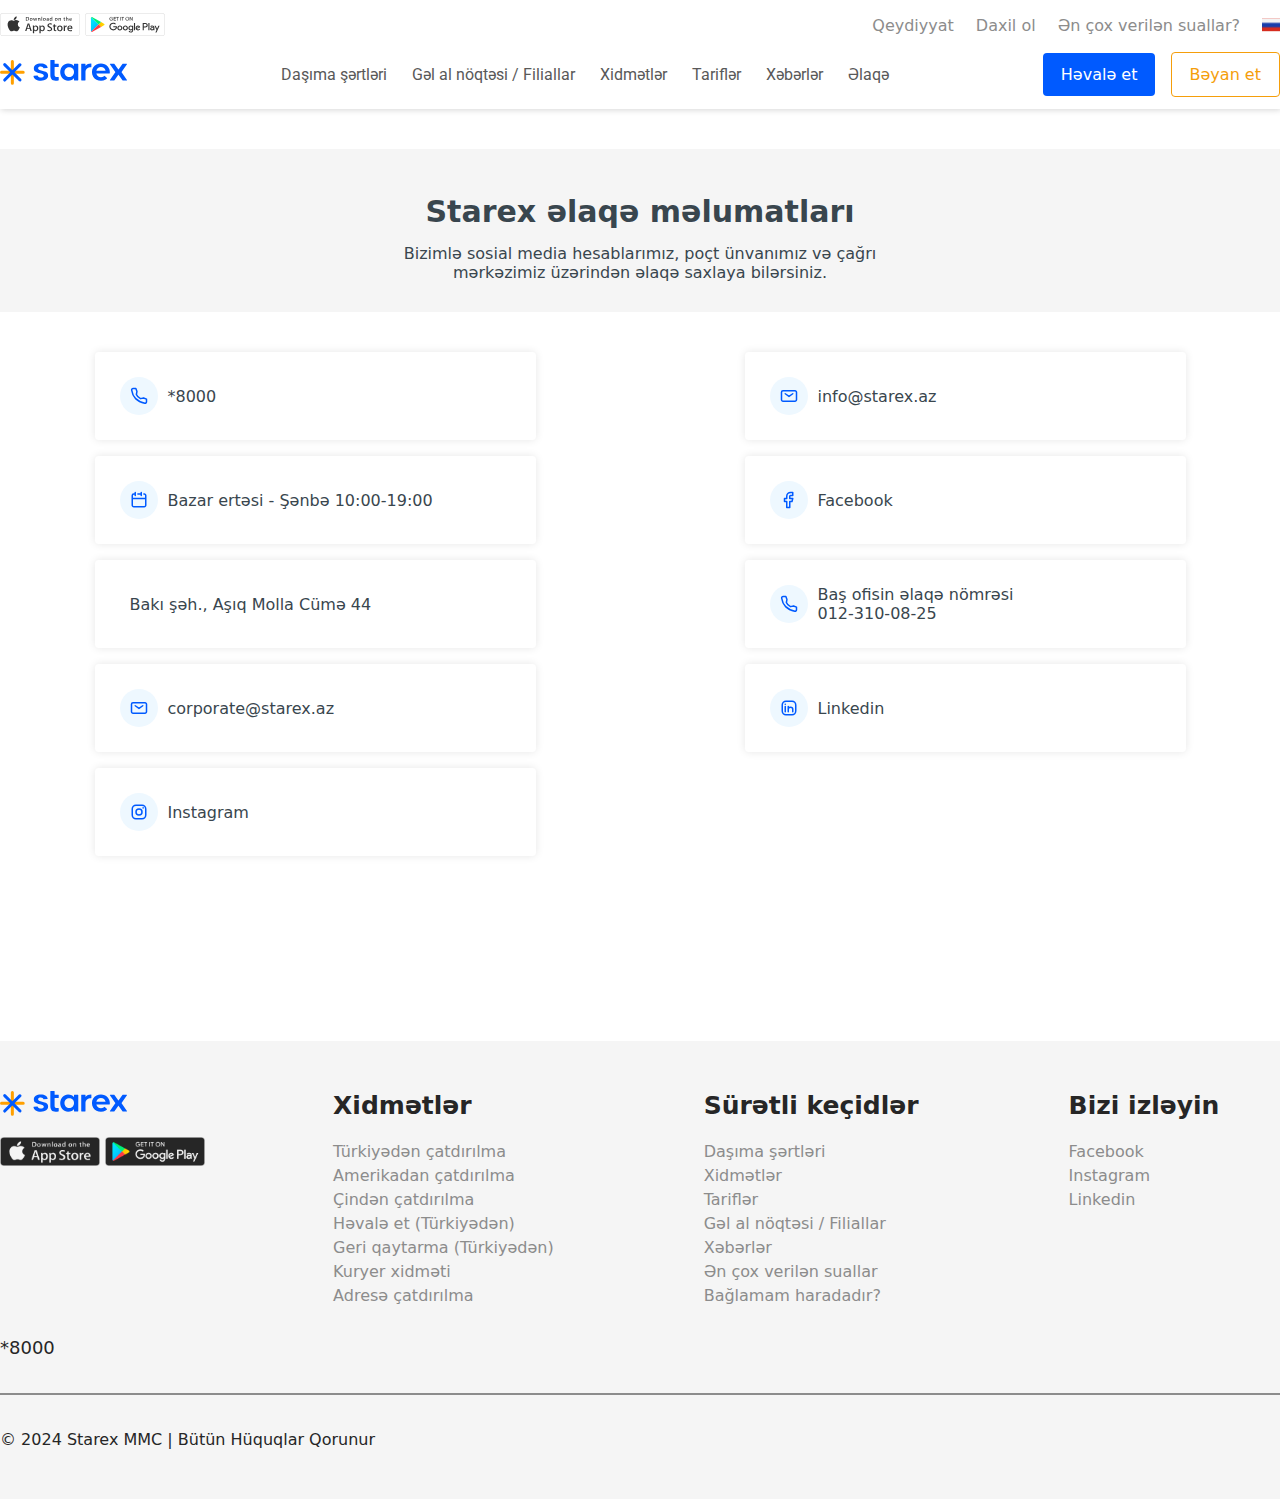
<file: contact.html>
<!DOCTYPE html>
<html lang="en">
<head>
    <meta charset="UTF-8">
    <meta name="viewport" content="width=device-width, initial-scale=1.0">
    <title>Starex</title>
    <link
      rel="stylesheet"
      href="https://cdnjs.cloudflare.com/ajax/libs/font-awesome/6.6.0/css/all.min.css"
      integrity="sha512-Kc323vGBEqzTmouAECnVceyQqyqdsSiqLQISBL29aUW4U/M7pSPA/gEUZQqv1cwx4OnYxTxve5UMg5GT6L4JJg=="
      crossorigin="anonymous"
      referrerpolicy="no-referrer"
    />
    <link rel="stylesheet" href="./assets/css/style.css" />
    <link rel="preconnect" href="https://fonts.googleapis.com" />
    <link rel="preconnect" href="https://fonts.gstatic.com" crossorigin />
    <link
      href="https://fonts.googleapis.com/css2?family=Inter:wght@100..900&family=Roboto:ital,wght@0,100;0,300;0,400;0,500;0,700;0,900;1,100;1,300;1,400;1,500;1,700;1,900&display=swap"
      rel="stylesheet"
    />
</head>
<body>
    <!-- header start -->
    <header>
        <div class="container">
          <div class="header-top">
              <div class="header-top-left">
                <a href="*">
                  <svg
                    width="80"
                    height="23"
                    fill="none"
                    xmlns="http://www.w3.org/2000/svg"
                  >
                    <path
                      d="M79.556 20.348c0 1.225-1.018 2.218-2.278 2.218H2.726c-1.259 0-2.28-.993-2.28-2.218V2.654C.445 1.43 1.466.434 2.725.434h74.552c1.26 0 2.278.996 2.278 2.221v17.692Z"
                      fill="#fff"
                    ></path>
                    <path
                      d="M77.037.46c1.372 0 2.488 1.084 2.488 2.415v17.25c0 1.331-1.116 2.414-2.488 2.414H2.963c-1.372 0-2.488-1.083-2.488-2.414V2.875C.475 1.544 1.59.461 2.963.461h74.074Zm0-.46H2.963C1.334 0 0 1.294 0 2.875v17.25C0 21.705 1.334 23 2.963 23h74.074C78.666 23 80 21.706 80 20.125V2.875C80 1.295 78.666 0 77.037 0Z"
                      fill="#D9D9D9"
                    ></path>
                    <path
                      d="M17.855 11.376c-.017-1.853 1.564-2.755 1.636-2.797-.895-1.267-2.283-1.44-2.77-1.453-1.166-.12-2.297.676-2.891.676-.606 0-1.52-.665-2.505-.645-1.269.019-2.455.731-3.106 1.837-1.342 2.256-.341 5.57.946 7.394.643.893 1.395 1.89 2.38 1.855.962-.038 1.322-.595 2.484-.595 1.152 0 1.49.595 2.493.573 1.034-.016 1.684-.897 2.305-1.798.744-1.024 1.043-2.032 1.055-2.083-.025-.008-2.008-.743-2.027-2.964ZM15.959 5.926c.518-.628.872-1.483.774-2.351-.75.032-1.688.503-2.227 1.118-.478.541-.905 1.43-.795 2.264.843.061 1.707-.412 2.248-1.03ZM31.789 18.115h-1.346l-.737-2.247h-2.563l-.702 2.247h-1.31l2.539-7.652h1.568l2.55 7.652Zm-2.305-3.19-.667-1.999c-.07-.204-.203-.684-.398-1.441h-.023c-.078.325-.203.806-.375 1.441l-.655 1.999h2.118ZM38.319 15.289c0 .938-.262 1.68-.784 2.224-.469.485-1.05.727-1.744.727-.749 0-1.287-.26-1.615-.783h-.023v2.907h-1.264v-5.95c0-.59-.016-1.195-.047-1.816h1.111l.071.874h.024c.421-.659 1.06-.988 1.919-.988.67 0 1.23.258 1.678.772.45.515.674 1.193.674 2.033Zm-1.288.045c0-.537-.124-.98-.374-1.329a1.306 1.306 0 0 0-1.1-.545c-.312 0-.595.101-.848.3-.254.202-.42.465-.497.79-.04.152-.059.276-.059.374v.92c0 .402.127.74.38 1.017.254.276.584.414.99.414.475 0 .845-.178 1.11-.533.266-.356.398-.825.398-1.408ZM44.856 15.289c0 .938-.261 1.68-.784 2.224-.468.485-1.05.727-1.743.727-.75 0-1.287-.26-1.614-.783h-.024v2.907h-1.264v-5.95c0-.59-.016-1.195-.046-1.816h1.11l.071.874h.024c.42-.659 1.06-.988 1.919-.988.67 0 1.23.258 1.68.772.447.515.671 1.193.671 2.033Zm-1.287.045c0-.537-.125-.98-.375-1.329a1.304 1.304 0 0 0-1.1-.545 1.34 1.34 0 0 0-.848.3 1.389 1.389 0 0 0-.497.79 1.593 1.593 0 0 0-.058.374v.92c0 .402.127.74.38 1.017.253.276.582.414.989.414.476 0 .846-.178 1.11-.533.266-.356.4-.825.4-1.408ZM52.17 15.97c0 .65-.234 1.18-.701 1.589-.514.446-1.23.67-2.148.67-.849 0-1.53-.16-2.044-.477l.293-1.022a3.543 3.543 0 0 0 1.826.489c.476 0 .846-.105 1.112-.313a1.01 1.01 0 0 0 .397-.836c0-.31-.109-.572-.327-.784-.218-.213-.581-.41-1.088-.592-1.381-.5-2.07-1.232-2.07-2.194 0-.63.24-1.145.725-1.546.482-.402 1.126-.603 1.93-.603.718 0 1.314.121 1.79.363l-.316 1a3.182 3.182 0 0 0-1.509-.352c-.444 0-.792.106-1.04.318a.897.897 0 0 0-.316.693c0 .302.12.552.362.749.21.182.592.378 1.147.59.678.265 1.177.575 1.498.93.319.355.478.798.478 1.327ZM56.348 13.517h-1.392v2.68c0 .68.245 1.021.737 1.021.226 0 .413-.019.56-.057l.036.931c-.249.09-.577.136-.983.136-.499 0-.889-.148-1.17-.443-.28-.296-.421-.791-.421-1.488v-2.78h-.83v-.92h.83v-1.011l1.24-.364v1.374h1.393v.921ZM62.631 15.31c0 .849-.25 1.545-.749 2.09-.523.56-1.218.84-2.083.84-.835 0-1.5-.269-1.995-.806-.495-.537-.743-1.215-.743-2.032 0-.855.255-1.555.767-2.1.51-.545 1.198-.817 2.064-.817.835 0 1.506.268 2.013.806.484.521.726 1.195.726 2.02Zm-1.31.04c0-.508-.113-.945-.34-1.309-.264-.44-.643-.66-1.134-.66-.508 0-.893.22-1.158.66-.227.365-.34.808-.34 1.332 0 .51.113.946.34 1.31.273.44.654.66 1.147.66.482 0 .861-.225 1.134-.672.233-.371.35-.812.35-1.32ZM66.739 13.676a2.263 2.263 0 0 0-.399-.034c-.444 0-.788.163-1.03.489-.21.287-.315.65-.315 1.09v2.894h-1.263l.012-3.78c0-.636-.016-1.215-.048-1.737h1.1l.047 1.056h.035a1.89 1.89 0 0 1 .632-.874 1.56 1.56 0 0 1 .913-.296c.117 0 .222.008.316.023v1.169ZM72.388 15.095c0 .22-.015.405-.047.556h-3.79c.015.545.198.962.55 1.25.32.256.733.385 1.24.385.561 0 1.073-.087 1.533-.26l.198.85c-.538.228-1.173.341-1.906.341-.882 0-1.574-.252-2.078-.755-.502-.503-.754-1.178-.754-2.026 0-.832.234-1.525.703-2.078.49-.59 1.154-.884 1.988-.884.82 0 1.44.294 1.861.884.334.47.502 1.049.502 1.737Zm-1.205-.318a1.627 1.627 0 0 0-.246-.942c-.218-.341-.554-.512-1.006-.512a1.21 1.21 0 0 0-1.006.5c-.21.265-.335.583-.374.953h2.632v.001ZM29.068 5.755c0 .677-.21 1.186-.627 1.529-.387.315-.937.473-1.65.473-.353 0-.655-.015-.908-.044V4.015c.33-.052.686-.078 1.07-.078.678 0 1.19.143 1.535.43.386.323.58.786.58 1.388Zm-.655.017c0-.439-.12-.775-.36-1.01-.239-.234-.588-.351-1.049-.351-.195 0-.362.013-.5.039v2.811c.076.012.216.017.42.017.475 0 .842-.128 1.1-.385.258-.256.389-.63.389-1.121ZM32.541 6.346c0 .417-.122.759-.368 1.027-.257.275-.598.412-1.023.412-.41 0-.737-.131-.98-.396-.243-.264-.365-.597-.365-.998 0-.42.125-.764.377-1.032.25-.267.588-.4 1.014-.4.41 0 .74.13.989.395.237.256.356.587.356.992Zm-.644.02c0-.25-.056-.465-.166-.644a.616.616 0 0 0-.558-.324c-.249 0-.439.108-.569.324a1.214 1.214 0 0 0-.166.655c0 .25.055.464.166.643a.63.63 0 0 0 .564.324c.237 0 .423-.11.557-.33a1.19 1.19 0 0 0 .172-.648ZM37.196 5.013l-.875 2.71h-.569l-.362-1.176a8.615 8.615 0 0 1-.224-.876h-.011c-.054.298-.129.59-.225.876l-.385 1.177h-.575l-.822-2.71h.638l.316 1.288c.077.305.14.595.19.87h.011c.046-.227.123-.515.23-.864l.397-1.294h.506l.38 1.266c.092.309.166.606.224.892h.017c.042-.279.106-.576.19-.892l.339-1.266h.61ZM40.413 7.724h-.621V6.17c0-.478-.188-.717-.563-.717a.568.568 0 0 0-.449.197.687.687 0 0 0-.172.465v1.607h-.621V5.788c0-.238-.008-.496-.023-.776h.546l.029.424h.017a.882.882 0 0 1 .322-.327c.168-.101.356-.153.563-.153.26 0 .477.082.65.246.214.2.322.5.322.898v1.624ZM42.126 7.724h-.62V3.769h.62v3.955ZM45.782 6.346c0 .417-.123.759-.368 1.027-.257.275-.599.412-1.024.412-.41 0-.737-.131-.98-.396-.243-.264-.364-.597-.364-.998 0-.42.125-.764.376-1.032.251-.267.59-.4 1.014-.4.41 0 .74.13.99.395.237.256.356.587.356.992Zm-.645.02c0-.25-.056-.465-.166-.644a.615.615 0 0 0-.557-.324c-.25 0-.44.108-.57.324a1.214 1.214 0 0 0-.166.655c0 .25.056.464.167.643a.63.63 0 0 0 .563.324c.237 0 .423-.11.557-.33.115-.182.172-.398.172-.648ZM48.788 7.724h-.558l-.046-.312h-.017c-.191.249-.463.373-.816.373-.264 0-.477-.082-.638-.245a.757.757 0 0 1-.218-.552c0-.331.142-.584.428-.759.286-.174.687-.26 1.205-.256v-.05c0-.358-.194-.536-.58-.536-.276 0-.519.067-.729.2l-.126-.395c.26-.156.58-.234.958-.234.73 0 1.096.374 1.096 1.121v.999c0 .27.014.486.04.646Zm-.645-.932v-.418c-.685-.011-1.028.171-1.028.547 0 .141.04.247.12.318.08.07.182.105.303.105a.64.64 0 0 0 .38-.125.512.512 0 0 0 .225-.427ZM52.317 7.724h-.55l-.03-.436h-.017c-.176.331-.476.497-.897.497-.337 0-.617-.128-.84-.385-.222-.256-.332-.589-.332-.998 0-.439.12-.794.362-1.065.234-.253.52-.38.862-.38.375 0 .637.123.787.368h.012V3.77h.621v3.224c0 .264.007.507.022.73Zm-.643-1.144V6.13a.682.682 0 0 0-.242-.555.621.621 0 0 0-.416-.148.643.643 0 0 0-.546.268c-.132.179-.199.407-.199.686 0 .268.063.485.19.652a.645.645 0 0 0 .544.268.606.606 0 0 0 .49-.223.73.73 0 0 0 .179-.497ZM57.628 6.346c0 .417-.123.759-.368 1.027-.257.275-.597.412-1.023.412-.41 0-.736-.131-.98-.396-.243-.264-.365-.597-.365-.998 0-.42.125-.764.377-1.032.25-.267.589-.4 1.015-.4.41 0 .74.13.988.395.237.256.356.587.356.992Zm-.643.02c0-.25-.056-.465-.167-.644a.617.617 0 0 0-.557-.324.628.628 0 0 0-.57.324 1.214 1.214 0 0 0-.166.655c0 .25.055.464.166.643a.63.63 0 0 0 .564.324c.237 0 .423-.11.557-.33.115-.182.173-.398.173-.648ZM60.968 7.724h-.62V6.17c0-.478-.187-.717-.563-.717a.566.566 0 0 0-.448.197.684.684 0 0 0-.173.465v1.607h-.622V5.788c0-.238-.007-.496-.022-.776h.546l.029.424h.017a.892.892 0 0 1 .322-.327c.169-.101.356-.153.563-.153.26 0 .477.082.65.246.215.2.322.5.322.898v1.624ZM65.147 5.464h-.684v1.317c0 .335.122.502.362.502.111 0 .204-.01.277-.028l.016.457a1.434 1.434 0 0 1-.483.067c-.245 0-.436-.072-.574-.217-.138-.145-.207-.389-.207-.73V5.463h-.408v-.451h.408v-.497l.608-.178v.674h.684v.452ZM68.437 7.724h-.622V6.183c0-.486-.187-.73-.562-.73-.288 0-.485.141-.593.423a.739.739 0 0 0-.029.217v1.63h-.62V3.769h.62v1.634h.012a.946.946 0 0 1 .84-.446.88.88 0 0 1 .638.246c.21.204.316.507.316.909v1.612ZM71.825 6.24c0 .108-.009.2-.023.273h-1.863c.008.268.097.472.27.614.157.126.36.19.61.19.275 0 .526-.043.753-.129l.097.419a2.402 2.402 0 0 1-.938.167c-.432 0-.773-.123-1.02-.37-.247-.248-.37-.58-.37-.996 0-.409.115-.75.345-1.02.24-.29.566-.435.977-.435.401 0 .707.145.913.435.166.23.249.514.249.852Zm-.593-.156a.793.793 0 0 0-.12-.462c-.108-.168-.272-.252-.494-.252a.595.595 0 0 0-.495.246.897.897 0 0 0-.184.468h1.293Z"
                      fill="#333"
                    ></path>
                  </svg>
                </a>
                <a href="*">
                  <svg
                    width="80"
                    height="23"
                    fill="none"
                    xmlns="http://www.w3.org/2000/svg"
                  >
                    <path
                      d="M77.037 23H2.963C1.334 23 0 21.706 0 20.125V2.875C0 1.295 1.334 0 2.963 0h74.074C78.666 0 80 1.294 80 2.875v17.25C80 21.705 78.666 23 77.037 23Z"
                      fill="#fff"
                    ></path>
                    <path
                      d="M77.037.46c1.372 0 2.488 1.084 2.488 2.415v17.25c0 1.331-1.116 2.414-2.488 2.414H2.963c-1.372 0-2.488-1.083-2.488-2.414V2.875C.475 1.544 1.59.461 2.963.461h74.074Zm0-.46H2.963C1.334 0 0 1.294 0 2.875v17.25C0 21.705 1.334 23 2.963 23h74.074C78.666 23 80 21.706 80 20.125V2.875C80 1.295 78.666 0 77.037 0Z"
                      fill="#D9D9D9"
                    ></path>
                    <path
                      d="M28.098 5.89c0 .48-.148.865-.44 1.152-.335.34-.773.51-1.308.51-.512 0-.949-.173-1.308-.516a1.717 1.717 0 0 1-.538-1.286c0-.511.18-.938.538-1.283.36-.346.796-.52 1.308-.52.255 0 .498.051.73.146.23.096.419.225.555.385l-.31.303c-.237-.272-.561-.407-.975-.407a1.38 1.38 0 0 0-.972.382c-.272.256-.408.587-.408.994 0 .407.136.741.408.997.275.252.599.382.972.382.396 0 .73-.13.992-.385.174-.169.272-.402.298-.7h-1.29V5.63h1.721c.021.09.027.177.027.261ZM30.833 4.45h-1.617v1.093h1.458v.415h-1.458v1.093h1.617v.423h-2.075V4.027h2.075v.423ZM32.757 7.474h-.458V4.45h-.992v-.424h2.442v.424h-.992v3.024ZM35.517 7.474V4.027h.457v3.447h-.457ZM38 7.474h-.455V4.45h-.995v-.424h2.445v.424h-.996v3.024ZM43.62 7.03c-.35.349-.784.523-1.302.523-.52 0-.955-.174-1.305-.523a1.736 1.736 0 0 1-.524-1.28c0-.505.174-.932.524-1.28.35-.349.784-.523 1.305-.523.515 0 .949.174 1.3.526.352.35.526.775.526 1.277 0 .505-.174.932-.524 1.28Zm-2.269-.289c.264.258.585.388.967.388.38 0 .703-.13.964-.388.263-.258.396-.59.396-.991 0-.402-.133-.733-.396-.991a1.32 1.32 0 0 0-.964-.388c-.382 0-.703.13-.967.388-.263.258-.396.59-.396.99 0 .403.133.734.396.992ZM44.784 7.473V4.026h.555l1.728 2.681h.02l-.02-.662V4.026h.457v3.447h-.477l-1.81-2.813h-.02l.02.666v2.147h-.453Z"
                      fill="#333"
                      stroke="#333"
                      stroke-width="0.101"
                      stroke-miterlimit="10"
                    ></path>
                    <path
                      d="M40.376 12.508c-1.392 0-2.529 1.028-2.529 2.446 0 1.406 1.137 2.445 2.53 2.445 1.394 0 2.531-1.039 2.531-2.445 0-1.418-1.137-2.446-2.532-2.446Zm0 3.928c-.764 0-1.42-.612-1.42-1.482 0-.882.656-1.483 1.42-1.483.764 0 1.424.6 1.424 1.483 0 .87-.66 1.482-1.424 1.482Zm-5.517-3.928c-1.395 0-2.53 1.028-2.53 2.446 0 1.406 1.135 2.445 2.53 2.445 1.393 0 2.528-1.039 2.528-2.445 0-1.418-1.135-2.446-2.529-2.446Zm0 3.928c-.765 0-1.424-.612-1.424-1.482 0-.882.659-1.483 1.423-1.483s1.421.6 1.421 1.483c0 .87-.657 1.482-1.42 1.482Zm-6.567-3.178v1.039h2.558c-.075.58-.274 1.008-.581 1.305-.373.36-.955.758-1.976.758-1.575 0-2.807-1.232-2.807-2.76 0-1.527 1.232-2.76 2.806-2.76.852 0 1.47.323 1.928.741l.755-.732c-.64-.592-1.49-1.047-2.683-1.047-2.158 0-3.972 1.704-3.972 3.798 0 2.095 1.814 3.799 3.973 3.799 1.166 0 2.043-.37 2.731-1.067.706-.685.926-1.648.926-2.426 0-.241-.02-.463-.058-.649h-3.6Zm26.85.805c-.209-.547-.851-1.555-2.16-1.555-1.295 0-2.375.991-2.375 2.446 0 1.37 1.069 2.445 2.5 2.445a2.516 2.516 0 0 0 2.101-1.084l-.86-.556c-.286.407-.676.677-1.24.677-.561 0-.964-.25-1.221-.741l3.37-1.354-.116-.278Zm-3.438.815a1.36 1.36 0 0 1 1.317-1.426c.44 0 .813.213.938.518l-2.255.908Zm-2.74 2.372h1.108v-7.187h-1.108v7.187Zm-1.814-4.197h-.038c-.248-.286-.723-.545-1.325-.545-1.262 0-2.416 1.075-2.416 2.454 0 1.37 1.154 2.437 2.416 2.437.602 0 1.077-.261 1.325-.556h.038v.351c0 .935-.515 1.438-1.346 1.438-.677 0-1.097-.475-1.27-.874l-.964.39a2.404 2.404 0 0 0 2.234 1.447c1.3 0 2.396-.742 2.396-2.547v-4.391h-1.05v.396Zm-1.268 3.383c-.764 0-1.403-.62-1.403-1.474 0-.862.64-1.491 1.403-1.491.753 0 1.346.629 1.346 1.49 0 .854-.593 1.475-1.346 1.475Zm14.448-6.373h-2.65v7.187h1.104v-2.723h1.546c1.227 0 2.43-.862 2.43-2.233 0-1.37-1.206-2.231-2.43-2.231Zm.028 3.464h-1.574v-2.465h1.574c.826 0 1.297.665 1.297 1.232 0 .557-.471 1.233-1.297 1.233Zm6.832-1.033c-.798 0-1.629.342-1.97 1.1l.98.4c.212-.4.6-.529 1.01-.529.574 0 1.155.334 1.164.925v.075a2.487 2.487 0 0 0-1.155-.278c-1.056 0-2.132.564-2.132 1.617 0 .963.865 1.583 1.837 1.583.744 0 1.154-.325 1.412-.704h.038v.556h1.067V14.48c0-1.274-.98-1.987-2.25-1.987Zm-.133 3.939c-.362 0-.865-.174-.865-.609 0-.556.628-.77 1.172-.77.486 0 .714.105 1.01.242-.087.665-.677 1.137-1.317 1.137Zm6.273-3.781-1.27 3.115h-.038l-1.313-3.115h-1.192l1.973 4.354-1.126 2.423h1.155l3.04-6.777H73.33Zm-9.962 4.598h1.108v-7.187h-1.108v7.187Z"
                      fill="#333"
                    ></path>
                    <path
                      d="M6.185 4.335c-.174.177-.274.452-.274.808V17.86c0 .357.1.632.274.809l.043.039 7.344-7.123v-.168L6.228 4.293l-.043.042Z"
                      fill="url(#play-store_svg__a)"
                    ></path>
                    <path
                      d="m16.017 13.96-2.446-2.376v-.168L16.02 9.04l.055.031 2.9 1.601c.827.454.827 1.202 0 1.659l-2.9 1.598-.058.03Z"
                      fill="url(#play-store_svg__b)"
                    ></path>
                    <path
                      d="M16.07 13.929 13.569 11.5 6.18 18.668c.275.28.723.314 1.232.034l8.657-4.773Z"
                      fill="url(#play-store_svg__c)"
                    ></path>
                    <path
                      d="M16.07 9.071 7.413 4.298c-.51-.277-.957-.243-1.232.037l7.387 7.165 2.502-2.429Z"
                      fill="url(#play-store_svg__d)"
                    ></path>
                    <defs>
                      <linearGradient
                        id="play-store_svg__a"
                        x1="12.92"
                        y1="17.992"
                        x2="3.274"
                        y2="8.051"
                        gradientUnits="userSpaceOnUse"
                      >
                        <stop stop-color="#00A0FF"></stop>
                        <stop offset="0.007" stop-color="#00A1FF"></stop>
                        <stop offset="0.26" stop-color="#00BEFF"></stop>
                        <stop offset="0.512" stop-color="#00D2FF"></stop>
                        <stop offset="0.76" stop-color="#00DFFF"></stop>
                        <stop offset="1" stop-color="#00E3FF"></stop>
                      </linearGradient>
                      <linearGradient
                        id="play-store_svg__b"
                        x1="20.051"
                        y1="11.499"
                        x2="5.712"
                        y2="11.499"
                        gradientUnits="userSpaceOnUse"
                      >
                        <stop stop-color="#FFE000"></stop>
                        <stop offset="0.409" stop-color="#FFBD00"></stop>
                        <stop offset="0.775" stop-color="orange"></stop>
                        <stop offset="1" stop-color="#FF9C00"></stop>
                      </linearGradient>
                      <linearGradient
                        id="play-store_svg__c"
                        x1="14.71"
                        y1="10.18"
                        x2="1.629"
                        y2="-3.301"
                        gradientUnits="userSpaceOnUse"
                      >
                        <stop stop-color="#FF3A44"></stop>
                        <stop offset="1" stop-color="#C31162"></stop>
                      </linearGradient>
                      <linearGradient
                        id="play-store_svg__d"
                        x1="4.322"
                        y1="22.899"
                        x2="10.162"
                        y2="16.879"
                        gradientUnits="userSpaceOnUse"
                      >
                        <stop stop-color="#32A071"></stop>
                        <stop offset="0.069" stop-color="#2DA771"></stop>
                        <stop offset="0.476" stop-color="#15CF74"></stop>
                        <stop offset="0.801" stop-color="#06E775"></stop>
                        <stop offset="1" stop-color="#00F076"></stop>
                      </linearGradient>
                    </defs>
                  </svg>
                </a>
              </div>
              <div class="header-top-right">
                <nav>
                  <ul>
                    <li>
                      <a href="*">Qeydiyyat</a>
                    </li>
                    <li>
                      <a href="*">Daxil ol</a>
                    </li>
                    <li>
                      <a href="*">Ən çox verilən suallar?</a>
                    </li>
                    <li>
                      <svg
                        width="18"
                        height="18"
                        fill="none"
                        xmlns="http://www.w3.org/2000/svg"
                        xmlns:xlink="http://www.w3.org/1999/xlink"
                      >
                        <g clip-path="url(#flag-ru-lang_svg__a)">
                          <path
                            fill="url(#flag-ru-lang_svg__b)"
                            d="M-.964 2.571h19.286v12.857H-.964z"
                          ></path>
                        </g>
                        <defs>
                          <clipPath id="flag-ru-lang_svg__a">
                            <path fill="#fff" d="M0 0h18v18H0z"></path>
                          </clipPath>
                          <pattern
                            id="flag-ru-lang_svg__b"
                            patternContentUnits="objectBoundingBox"
                            width="1"
                            height="1"
                          >
                            <use
                              xlink:href="#flag-ru-lang_svg__c"
                              transform="scale(.0004 .00059)"
                            ></use>
                          </pattern>
                          <image
                            id="flag-ru-lang_svg__c"
                            width="2560"
                            height="1707"
                            xlink:href="[data-uri]"
                          ></image>
                        </defs>
                      </svg>
                    </li>
                  </ul>
                </nav>
              </div>
          </div>
          <div class="header-main">
              <div class="website-logo">
                <a href="./index.html">
                  <svg
                    width="127"
                    height="25"
                    fill="none"
                    xmlns="http://www.w3.org/2000/svg"
                    href="/"
                  >
                    <path
                      d="M45.691 11.799c-.998-.465-2.488-.928-4.471-1.393a13.094 13.094 0 0 1-1.644-.473 2.88 2.88 0 0 1-1.051-.651 1.322 1.322 0 0 1-.415-.963c0-.573.244-1.017.733-1.332.488-.316 1.142-.473 1.962-.473.662 0 1.239.172 1.732.518.408.308.678.653.812 1.039a.314.314 0 0 0 .322.203l3.655-.241a.322.322 0 0 0 .3-.37c-.219-1.301-.867-2.303-1.942-3.008-1.17-.765-2.757-1.148-4.76-1.148-2.211 0-3.948.41-5.212 1.229-1.253.81-1.88 1.994-1.88 3.552 0 .78.109 1.414.326 1.902.218.488.598.916 1.14 1.281a7.836 7.836 0 0 0 1.85.918c.75.257 1.702.518 2.858.784 2.546.573 3.82 1.392 3.82 2.457 0 .612-.272 1.093-.816 1.443-.543.351-1.248.526-2.116.526-.77 0-1.46-.187-2.073-.562-.536-.329-.894-.765-1.074-1.313a.334.334 0 0 0-.347-.218l-3.613.304a.328.328 0 0 0-.292.386c.23 1.376.954 2.446 2.174 3.21 1.312.829 3.054 1.244 5.226 1.244 2.25 0 4.004-.449 5.263-1.347 1.26-.899 1.913-2.177 1.962-3.835.04-1.085-.3-1.998-1.02-2.739-.349-.343-.817-.653-1.409-.93ZM58.398 3.76H54.93a.325.325 0 0 1-.324-.324V.324A.324.324 0 0 0 54.283 0h-3.614a.324.324 0 0 0-.324.324v14.48c0 1.995.404 3.47 1.214 4.427.799.957 2.151 1.436 4.056 1.436.885 0 1.83-.075 2.831-.224a.328.328 0 0 0 .28-.322v-2.843a.327.327 0 0 0-.382-.32c-.79.12-1.522.108-2.196-.038-1.027-.147-1.54-.903-1.54-2.266v-7.24c0-.18.147-.325.325-.325h3.466c.18 0 .325-.146.325-.324V4.083a.325.325 0 0 0-.326-.323ZM77.943 3.76H74.33a.324.324 0 0 0-.324.324v1.834c0 .081-.104.11-.149.042-.485-.733-1.198-1.313-2.139-1.741-1.041-.474-2.258-.71-3.649-.71a7.481 7.481 0 0 0-3.057.637 7.88 7.88 0 0 0-2.524 1.761c-.71.76-1.268 1.679-1.673 2.754a9.677 9.677 0 0 0-.606 3.434c0 1.214.202 2.36.606 3.434.405 1.077.963 1.99 1.673 2.74a7.834 7.834 0 0 0 2.524 1.761c.963.424 1.98.637 3.057.637 2.89 0 4.818-.806 5.785-2.419.042-.072.152-.045.152.04v1.818c0 .18.146.324.324.324h3.614c.18 0 .325-.146.325-.324V4.084a.325.325 0 0 0-.325-.324Zm-5.317 11.888c-.938.938-2.073 1.407-3.405 1.407-1.324 0-2.443-.47-3.361-1.407-.92-.938-1.378-2.123-1.378-3.553 0-1.45.459-2.64 1.378-3.568.898-.928 2.017-1.393 3.36-1.393s2.478.465 3.406 1.393c.917.927 1.377 2.112 1.377 3.552 0 1.443-.458 2.632-1.377 3.569ZM91.055 3.512c-1.326.023-2.396.19-3.206.5-.827.313-1.563.864-2.21 1.656-.049.06-.144.027-.144-.048V4.087a.324.324 0 0 0-.324-.324h-3.615a.325.325 0 0 0-.325.324v16.02c0 .18.147.325.325.325h3.614c.18 0 .324-.146.324-.325v-8.01c0-1.51.513-2.719 1.54-3.628.958-.837 2.302-1.28 4.031-1.327a.325.325 0 0 0 .32-.323v-2.98a.326.326 0 0 0-.33-.327ZM107.531 6.157a8.092 8.092 0 0 0-2.901-1.959c-1.133-.461-2.359-.688-3.671-.688-1.64 0-3.135.338-4.486 1.02a8.105 8.105 0 0 0-3.288 3.005c-.828 1.311-1.245 2.832-1.245 4.56 0 1.706.417 3.223 1.245 4.545a8.164 8.164 0 0 0 3.259 2.988c1.351.693 2.856 1.038 4.515 1.038 1.715 0 3.291-.4 4.724-1.2a8.741 8.741 0 0 0 1.293-.863.324.324 0 0 0 .021-.48l-2.222-2.221a.32.32 0 0 0-.458.012c-.23.236-.483.445-.758.628-.756.5-1.621.748-2.598.748-1.128 0-2.113-.348-2.963-1.05-.824-.68-1.367-1.583-1.633-2.71a.084.084 0 0 1 .08-.103h13.073a.327.327 0 0 0 .327-.314c.048-1.361-.115-2.623-.489-3.786-.408-1.253-1.016-2.308-1.825-3.17Zm-2.041 4.607h-9.049a.085.085 0 0 1-.082-.1c.238-1.149.764-2.057 1.58-2.73.817-.687 1.825-1.035 3.02-1.035 1.202 0 2.216.348 3.034 1.036.805.672 1.331 1.58 1.578 2.729a.083.083 0 0 1-.081.1Z"
                      fill="#005AFF"
                    ></path>
                    <path
                      d="M121.581 12.142a.081.081 0 0 1 0-.092l5.361-7.78a.325.325 0 0 0-.267-.51h-3.978a.329.329 0 0 0-.267.139l-3.924 5.641a.08.08 0 0 1-.133 0L114.45 3.9a.327.327 0 0 0-.268-.139h-3.993a.325.325 0 0 0-.268.51l5.364 7.78a.081.081 0 0 1 0 .092l-5.364 7.78a.325.325 0 0 0 .268.51h3.993a.33.33 0 0 0 .268-.139l3.923-5.644a.08.08 0 0 1 .133 0l3.924 5.644a.325.325 0 0 0 .267.139h3.978a.325.325 0 0 0 .267-.51l-5.361-7.78Z"
                      fill="#005AFF"
                    ></path>
                    <path
                      d="M23.214 10.855h-9.35V1.504a1.504 1.504 0 1 0-3.009 0v9.351H1.504a1.504 1.504 0 0 0 0 3.008h9.351v9.351a1.504 1.504 0 0 0 3.008 0v-9.35h9.351a1.504 1.504 0 1 0 0-3.009Z"
                      fill="#FFA000"
                    ></path>
                    <path
                      d="m21.099 18.971-6.612-6.612 6.612-6.612a1.504 1.504 0 0 0-2.126-2.126l-6.612 6.612-6.612-6.612a1.503 1.503 0 0 0-2.126 2.126l6.612 6.612-6.612 6.612a1.503 1.503 0 0 0 2.126 2.126l6.612-6.612 6.612 6.612a1.504 1.504 0 0 0 2.126-2.126Z"
                      fill="#005AFF"
                    ></path>
                  </svg>
                </a>
              </div>
              <div class="navigation">
                <nav>
                  <ul>
                    <li>
                      <a href="./terms.html">Daşıma şərtləri</a>
                    </li>
                    <li>
                      <a href="*">Gəl al nöqtəsi / Filiallar</a>
                    </li>
                    <li>
                      <a href="./services.html">Xidmətlər</a>
                    </li>
                    <li>
                      <a href="./tariff.html">Tariflər</a>
                    </li>
                    <li>
                      <a href="./news.html">Xəbərlər</a>
                    </li>
                    <li>
                      <a href="./contact.html">Əlaqə</a>
                    </li>
                  </ul>
                </nav>
              </div>
              <div class="header-button">
                <a href="*" class="primary-btn">Həvalə et</a>
                <a href="*" class="header-btn">Bəyan et</a>
              </div>
          </div>
        </div>
    </header>
    <!-- header end -->

    <!-- main start -->
    <main>
        <section id="contact">
            <div class="container">
                <div class="contact-information">
                    <div class="contact-content">
                        <div class="contact-title">
                            <h2>Starex əlaqə məlumatları</h2>
                        </div>
                        <div class="contact-text">
                            <p>Bizimlə sosial media hesablarımız, poçt ünvanımız və çağrı mərkəzimiz üzərindən əlaqə saxlaya bilərsiniz.</p>
                        </div>
                    </div>
                </div>
                <div class="contact-list">
                    <ul>
                        <li>
                            <svg width="38" height="38" fill="none" xmlns="http://www.w3.org/2000/svg"><circle cx="19" cy="19" r="19" fill="#EEF8FF"></circle><path d="m23.588 21.026-3.088.599c-2.087-1.047-3.375-2.25-4.125-4.125l.578-3.098L15.86 11.5h-2.813c-.846 0-1.512.699-1.385 1.535.315 2.088 1.245 5.873 3.962 8.59 2.854 2.854 6.965 4.092 9.227 4.585.873.19 1.648-.492 1.648-1.386v-2.688l-2.912-1.11Z" stroke="#005AFF" stroke-width="1.5" stroke-linecap="round" stroke-linejoin="round"></path></svg>
                            <span>*8000</span>
                        </li>
                        <li>
                            <svg width="38" height="38" fill="none" xmlns="http://www.w3.org/2000/svg"><circle cx="19" cy="19" r="19" fill="#EEF8FF"></circle><path d="M15.25 16.75 19 19.375l3.75-2.625" stroke="#005AFF" stroke-width="1.5" stroke-linecap="round" stroke-linejoin="round"></path><path d="M11.5 22.75v-7.5a1.5 1.5 0 0 1 1.5-1.5h12a1.5 1.5 0 0 1 1.5 1.5v7.5a1.5 1.5 0 0 1-1.5 1.5H13a1.5 1.5 0 0 1-1.5-1.5Z" stroke="#005AFF" stroke-width="1.5"></path></svg>
                            <span>info@starex.az</span>
                        </li>
                        <li>
                            <svg width="38" height="38" fill="none" xmlns="http://www.w3.org/2000/svg"><circle cx="19" cy="19" r="19" fill="#EEF8FF"></circle><path d="M21.25 13v-1.5m0 1.5v1.5m0-1.5h-3.375m-5.625 4.5v6.75a1.5 1.5 0 0 0 1.5 1.5h10.5a1.5 1.5 0 0 0 1.5-1.5V17.5m-13.5 0h13.5m-13.5 0v-3a1.5 1.5 0 0 1 1.5-1.5h1.5m10.5 4.5v-3a1.5 1.5 0 0 0-1.5-1.5h-.375m-8.625-1.5v3" stroke="#005AFF" stroke-width="1.5" stroke-linecap="round" stroke-linejoin="round"></path></svg>
                            <span>Bazar ertəsi - Şənbə 10:00-19:00</span>
                        </li>
                        <li>
                            <a href="https://www.facebook.com/starex.az">
                                <svg width="38" height="38" fill="none" xmlns="http://www.w3.org/2000/svg"><circle cx="19" cy="19" r="19" fill="#EEF8FF"></circle><path d="M22.75 11.5H20.5a3.75 3.75 0 0 0-3.75 3.75v2.25H14.5v3h2.25v6h3v-6H22l.75-3h-3v-2.25a.75.75 0 0 1 .75-.75h2.25v-3Z" stroke="#005AFF" stroke-width="1.5" stroke-linecap="round" stroke-linejoin="round"></path></svg>
                                <span>Facebook</span>
                            </a>
                        </li>
                        <li>
                          <i class="fa-solid fa-location-dot" style="color: #005aff;"></i>
                            <span>Bakı şəh., Aşıq Molla Cümə 44</span>
                        </li>
                        <li>
                            <svg width="38" height="38" fill="none" xmlns="http://www.w3.org/2000/svg"><circle cx="19" cy="19" r="19" fill="#EEF8FF"></circle><path d="m23.588 21.026-3.088.599c-2.087-1.047-3.375-2.25-4.125-4.125l.578-3.098L15.86 11.5h-2.813c-.846 0-1.512.699-1.385 1.535.315 2.088 1.245 5.873 3.962 8.59 2.854 2.854 6.965 4.092 9.227 4.585.873.19 1.648-.492 1.648-1.386v-2.688l-2.912-1.11Z" stroke="#005AFF" stroke-width="1.5" stroke-linecap="round" stroke-linejoin="round"></path></svg>
                            <span>Baş ofisin əlaqə nömrəsi <br> 012-310-08-25</span>
                        </li>
                        <li>
                            <svg width="38" height="38" fill="none" xmlns="http://www.w3.org/2000/svg"><circle cx="19" cy="19" r="19" fill="#EEF8FF"></circle><path d="M15.25 16.75 19 19.375l3.75-2.625" stroke="#005AFF" stroke-width="1.5" stroke-linecap="round" stroke-linejoin="round"></path><path d="M11.5 22.75v-7.5a1.5 1.5 0 0 1 1.5-1.5h12a1.5 1.5 0 0 1 1.5 1.5v7.5a1.5 1.5 0 0 1-1.5 1.5H13a1.5 1.5 0 0 1-1.5-1.5Z" stroke="#005AFF" stroke-width="1.5"></path></svg>
                            <span>corporate@starex.az</span>
                        </li>
                        <li>
                            <a href="https://www.linkedin.com/feed/">
                                <svg width="38" height="38" fill="none" xmlns="http://www.w3.org/2000/svg"><circle cx="19" cy="19" r="19" fill="#EEF8FF"></circle><path d="M15.25 22.75V17.5m10.5-1.5v6A3.75 3.75 0 0 1 22 25.75h-6A3.75 3.75 0 0 1 12.25 22v-6A3.75 3.75 0 0 1 16 12.25h6A3.75 3.75 0 0 1 25.75 16Z" stroke="#005AFF" stroke-width="1.5" stroke-linecap="round" stroke-linejoin="round"></path><path d="M18.25 22.75v-2.438m0 0V17.5m0 2.812c0-2.812 4.5-2.812 4.5 0v2.438m-7.5-7.493.008-.008" stroke="#005AFF" stroke-width="1.5" stroke-linecap="round" stroke-linejoin="round"></path></svg>
                                <span>Linkedin</span>
                            </a>
                        </li>
                        <li>
                            <a href="https://www.instagram.com/starex.az/">
                                <svg width="38" height="38" fill="none" xmlns="http://www.w3.org/2000/svg"><circle cx="19" cy="19" r="19" fill="#EEF8FF"></circle><path d="M19 22a3 3 0 1 0 0-6 3 3 0 0 0 0 6Z" stroke="#005AFF" stroke-width="1.5" stroke-linecap="round" stroke-linejoin="round"></path><path d="M12.25 22v-6A3.75 3.75 0 0 1 16 12.25h6A3.75 3.75 0 0 1 25.75 16v6A3.75 3.75 0 0 1 22 25.75h-6A3.75 3.75 0 0 1 12.25 22Z" stroke="#005AFF" stroke-width="1.5"></path><path d="m23.125 14.882.008-.008" stroke="#005AFF" stroke-width="1.5" stroke-linecap="round" stroke-linejoin="round"></path></svg>
                                <span>Instagram</span>
                            </a>
                        </li>
                    </ul>
                </div>
            </div>

        </section>
    </main>
    <!-- main end -->

    <!-- footer start -->
    <footer>
        <div class="container">
          <div class="footer-main-page">
            <div class="footer-main-left">
              <a href="./index.html">
                <svg
                width="127"
                height="25"
                fill="none"
                xmlns="http://www.w3.org/2000/svg"
              >
                <path
                  d="M45.691 11.799c-.998-.465-2.488-.928-4.471-1.393a13.094 13.094 0 0 1-1.644-.473 2.88 2.88 0 0 1-1.051-.651 1.322 1.322 0 0 1-.415-.963c0-.573.244-1.017.733-1.332.488-.316 1.142-.473 1.962-.473.662 0 1.239.172 1.732.518.408.308.678.653.812 1.039a.314.314 0 0 0 .322.203l3.655-.241a.322.322 0 0 0 .3-.37c-.219-1.301-.867-2.303-1.942-3.008-1.17-.765-2.757-1.148-4.76-1.148-2.211 0-3.948.41-5.212 1.229-1.253.81-1.88 1.994-1.88 3.552 0 .78.109 1.414.326 1.902.218.488.598.916 1.14 1.281a7.836 7.836 0 0 0 1.85.918c.75.257 1.702.518 2.858.784 2.546.573 3.82 1.392 3.82 2.457 0 .612-.272 1.093-.816 1.443-.543.351-1.248.526-2.116.526-.77 0-1.46-.187-2.073-.562-.536-.329-.894-.765-1.074-1.313a.334.334 0 0 0-.347-.218l-3.613.304a.328.328 0 0 0-.292.386c.23 1.376.954 2.446 2.174 3.21 1.312.829 3.054 1.244 5.226 1.244 2.25 0 4.004-.449 5.263-1.347 1.26-.899 1.913-2.177 1.962-3.835.04-1.085-.3-1.998-1.02-2.739-.349-.343-.817-.653-1.409-.93ZM58.398 3.76H54.93a.325.325 0 0 1-.324-.324V.324A.324.324 0 0 0 54.283 0h-3.614a.324.324 0 0 0-.324.324v14.48c0 1.995.404 3.47 1.214 4.427.799.957 2.151 1.436 4.056 1.436.885 0 1.83-.075 2.831-.224a.328.328 0 0 0 .28-.322v-2.843a.327.327 0 0 0-.382-.32c-.79.12-1.522.108-2.196-.038-1.027-.147-1.54-.903-1.54-2.266v-7.24c0-.18.147-.325.325-.325h3.466c.18 0 .325-.146.325-.324V4.083a.325.325 0 0 0-.326-.323ZM77.943 3.76H74.33a.324.324 0 0 0-.324.324v1.834c0 .081-.104.11-.149.042-.485-.733-1.198-1.313-2.139-1.741-1.041-.474-2.258-.71-3.649-.71a7.481 7.481 0 0 0-3.057.637 7.88 7.88 0 0 0-2.524 1.761c-.71.76-1.268 1.679-1.673 2.754a9.677 9.677 0 0 0-.606 3.434c0 1.214.202 2.36.606 3.434.405 1.077.963 1.99 1.673 2.74a7.834 7.834 0 0 0 2.524 1.761c.963.424 1.98.637 3.057.637 2.89 0 4.818-.806 5.785-2.419.042-.072.152-.045.152.04v1.818c0 .18.146.324.324.324h3.614c.18 0 .325-.146.325-.324V4.084a.325.325 0 0 0-.325-.324Zm-5.317 11.888c-.938.938-2.073 1.407-3.405 1.407-1.324 0-2.443-.47-3.361-1.407-.92-.938-1.378-2.123-1.378-3.553 0-1.45.459-2.64 1.378-3.568.898-.928 2.017-1.393 3.36-1.393s2.478.465 3.406 1.393c.917.927 1.377 2.112 1.377 3.552 0 1.443-.458 2.632-1.377 3.569ZM91.055 3.512c-1.326.023-2.396.19-3.206.5-.827.313-1.563.864-2.21 1.656-.049.06-.144.027-.144-.048V4.087a.324.324 0 0 0-.324-.324h-3.615a.325.325 0 0 0-.325.324v16.02c0 .18.147.325.325.325h3.614c.18 0 .324-.146.324-.325v-8.01c0-1.51.513-2.719 1.54-3.628.958-.837 2.302-1.28 4.031-1.327a.325.325 0 0 0 .32-.323v-2.98a.326.326 0 0 0-.33-.327ZM107.531 6.157a8.092 8.092 0 0 0-2.901-1.959c-1.133-.461-2.359-.688-3.671-.688-1.64 0-3.135.338-4.486 1.02a8.105 8.105 0 0 0-3.288 3.005c-.828 1.311-1.245 2.832-1.245 4.56 0 1.706.417 3.223 1.245 4.545a8.164 8.164 0 0 0 3.259 2.988c1.351.693 2.856 1.038 4.515 1.038 1.715 0 3.291-.4 4.724-1.2a8.741 8.741 0 0 0 1.293-.863.324.324 0 0 0 .021-.48l-2.222-2.221a.32.32 0 0 0-.458.012c-.23.236-.483.445-.758.628-.756.5-1.621.748-2.598.748-1.128 0-2.113-.348-2.963-1.05-.824-.68-1.367-1.583-1.633-2.71a.084.084 0 0 1 .08-.103h13.073a.327.327 0 0 0 .327-.314c.048-1.361-.115-2.623-.489-3.786-.408-1.253-1.016-2.308-1.825-3.17Zm-2.041 4.607h-9.049a.085.085 0 0 1-.082-.1c.238-1.149.764-2.057 1.58-2.73.817-.687 1.825-1.035 3.02-1.035 1.202 0 2.216.348 3.034 1.036.805.672 1.331 1.58 1.578 2.729a.083.083 0 0 1-.081.1Z"
                  fill="#005AFF"
                ></path>
                <path
                  d="M121.581 12.142a.081.081 0 0 1 0-.092l5.361-7.78a.325.325 0 0 0-.267-.51h-3.978a.329.329 0 0 0-.267.139l-3.924 5.641a.08.08 0 0 1-.133 0L114.45 3.9a.327.327 0 0 0-.268-.139h-3.993a.325.325 0 0 0-.268.51l5.364 7.78a.081.081 0 0 1 0 .092l-5.364 7.78a.325.325 0 0 0 .268.51h3.993a.33.33 0 0 0 .268-.139l3.923-5.644a.08.08 0 0 1 .133 0l3.924 5.644a.325.325 0 0 0 .267.139h3.978a.325.325 0 0 0 .267-.51l-5.361-7.78Z"
                  fill="#005AFF"
                ></path>
                <path
                  d="M23.214 10.855h-9.35V1.504a1.504 1.504 0 1 0-3.009 0v9.351H1.504a1.504 1.504 0 0 0 0 3.008h9.351v9.351a1.504 1.504 0 0 0 3.008 0v-9.35h9.351a1.504 1.504 0 1 0 0-3.009Z"
                  fill="#FFA000"
                ></path>
                <path
                  d="m21.099 18.971-6.612-6.612 6.612-6.612a1.504 1.504 0 0 0-2.126-2.126l-6.612 6.612-6.612-6.612a1.503 1.503 0 0 0-2.126 2.126l6.612 6.612-6.612 6.612a1.503 1.503 0 0 0 2.126 2.126l6.612-6.612 6.612 6.612a1.504 1.504 0 0 0 2.126-2.126Z"
                  fill="#005AFF"
                ></path>
              </svg>
              </a>
              <div class="stores">
                <a href="*">
                  <img src="./assets/images/app-store.png" alt="app-store" />
                </a>
                <a href="*">
                  <img src="./assets/images/play-store.png" alt="play-store" />
                </a>
              </div>
              <div class="contact">
                <a href="*"
                  ><i class="fa-solid fa-phone fa-sm" style="color: #262626"></i
                  >*8000</a
                >
              </div>
            </div>
            <div class="footer-main-right">
              <div class="footer-services">
                <h4>Xidmətlər</h4>
                <nav>
                  <ul>
                    <li>
                      <a href="./assets/scss/pages/home/_home.scss">
                        Türkiyədən çatdırılma
                      </a>
                    </li>
                    <li>
                      <a href="./assets/scss/pages/service/_services.scss">
                        Amerikadan çatdırılma
                      </a>
                    </li>
                    <li>
                      <a href="./assets/scss/pages/service/_services.scss">
                        Çindən çatdırılma
                      </a>
                    </li>
                    <li>
                      <a href="./assets/scss/pages/service/_services.scss">
                        Həvalə et (Türkiyədən)
                      </a>
                    </li>
                    <li>
                      <a href="https://starex.az/#services">
                        Geri qaytarma (Türkiyədən)
                      </a>
                    </li>
                    <li>
                      <a href="./assets/scss/pages/service/_services.scss">
                        Kuryer xidməti
                      </a>
                    </li>
                    <li>
                      <a href="./assets/scss/pages/service/_services.scss">
                        Adresə çatdırılma
                      </a>
                    </li>
                  </ul>
                </nav>
              </div>
              <div class="footer-menu">
                <h4>Sürətli keçidlər</h4>
                <nav>
                  <ul>
                    <li>
                      <a href="./terms.html">Daşıma şərtləri</a>
                    </li>
                    <li>
                      <a href="./services.html">Xidmətlər</a>
                    </li>
                    <li>
                      <a href="./tariff.html">Tariflər</a>
                    </li>
                    <li>
                      <a href="*">Gəl al nöqtəsi / Filiallar</a>
                    </li>
                    <li>
                      <a href="./news.html">Xəbərlər</a>
                    </li>
                    <li>
                      <a href="*">Ən çox verilən suallar</a>
                    </li>
                    <li>
                      <a href="*">Bağlamam haradadır?</a>
                    </li>
                  </ul>
                </nav>
              </div>
              <div class="footer-social">
                <h4>Bizi izləyin</h4>
                <nav>
                  <ul>
                    <li>
                      <a href="https://www.facebook.com/starex.az">Facebook</a>
                    </li>
                    <li>
                      <a href="https://www.instagram.com/starex.az">Instagram</a>
                    </li>
                    <li>
                      <a href="https://www.linkedin.com/company/starex-az/">Linkedin</a>
                    </li>
                  </ul>
                </nav>
              </div>
            </div>
          </div>
        </div>
        <div class="divider"></div>
        <div class="container">
          <div class="footer-bottom">
            <p>© 2024 Starex MMC | Bütün Hüquqlar Qorunur</p>
          </div>
        </div>
    </footer>
    <!-- footer end -->
</body>
</html>
</file>
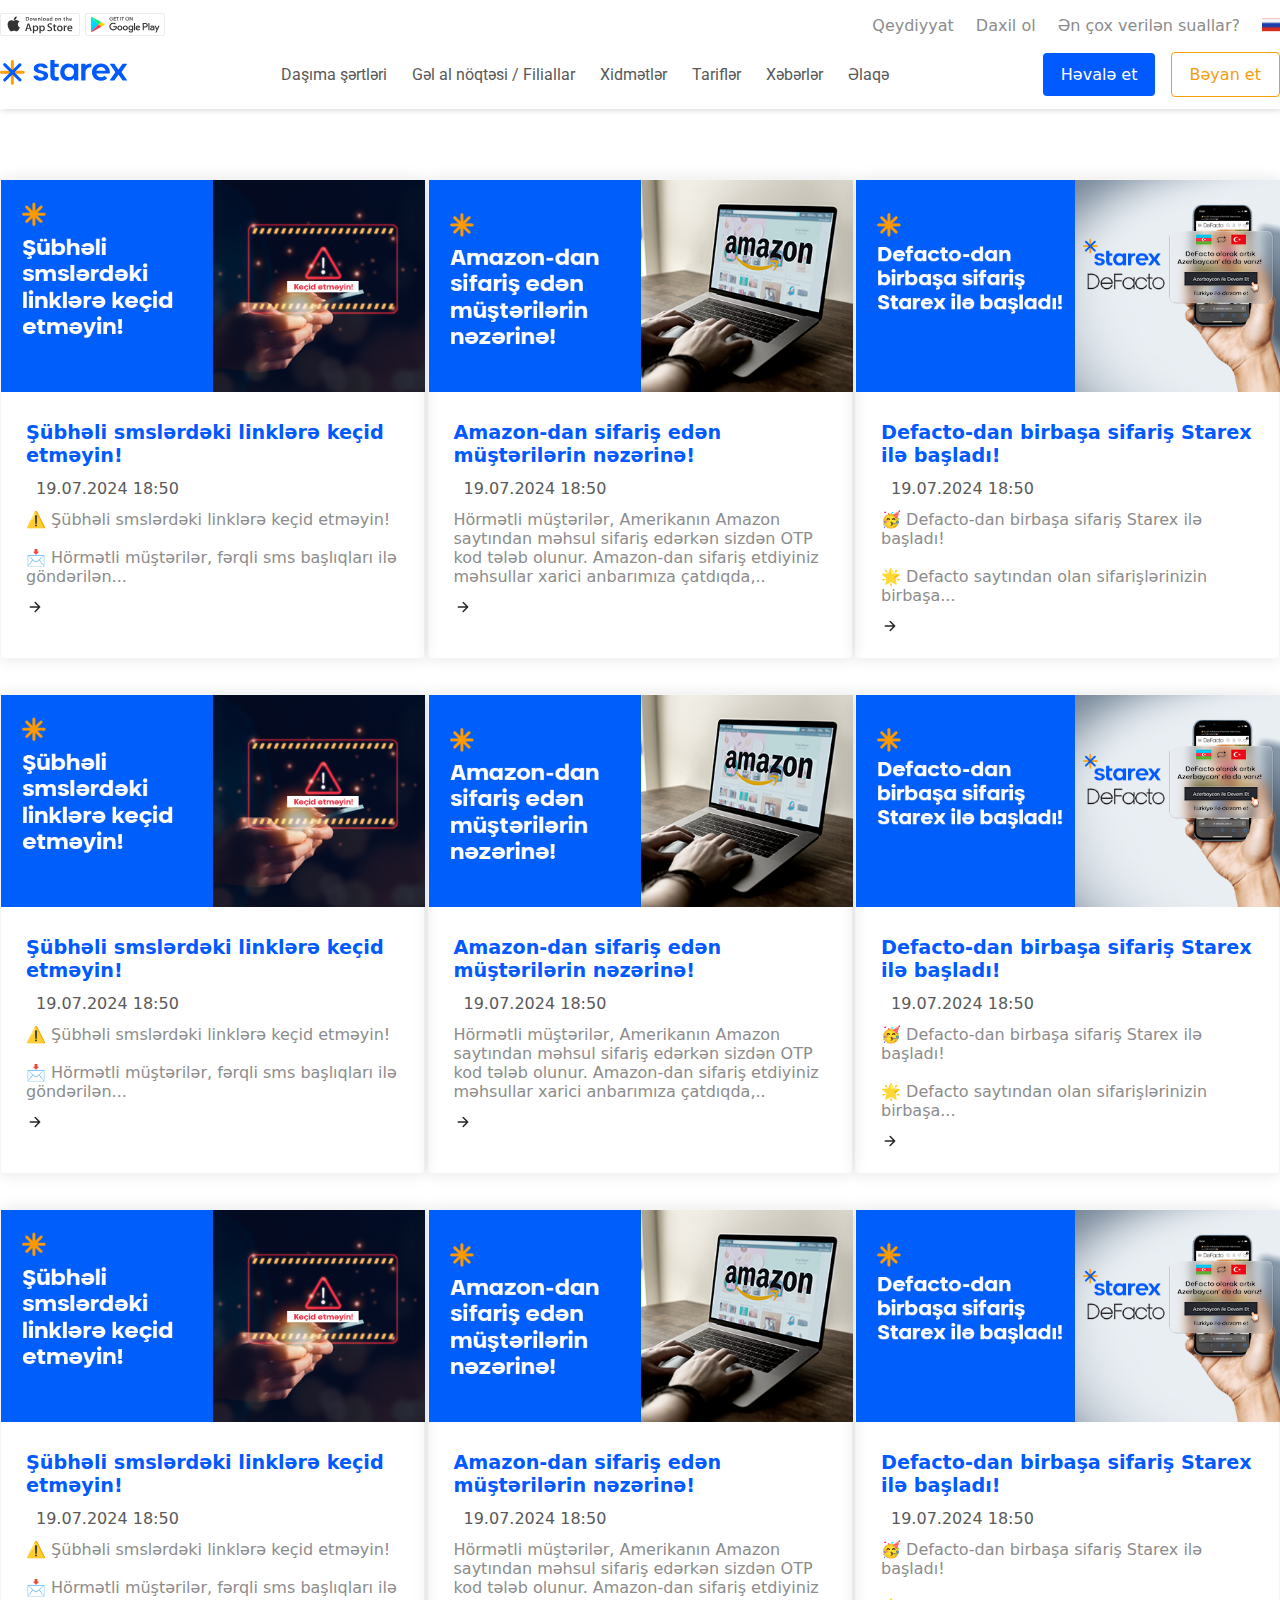
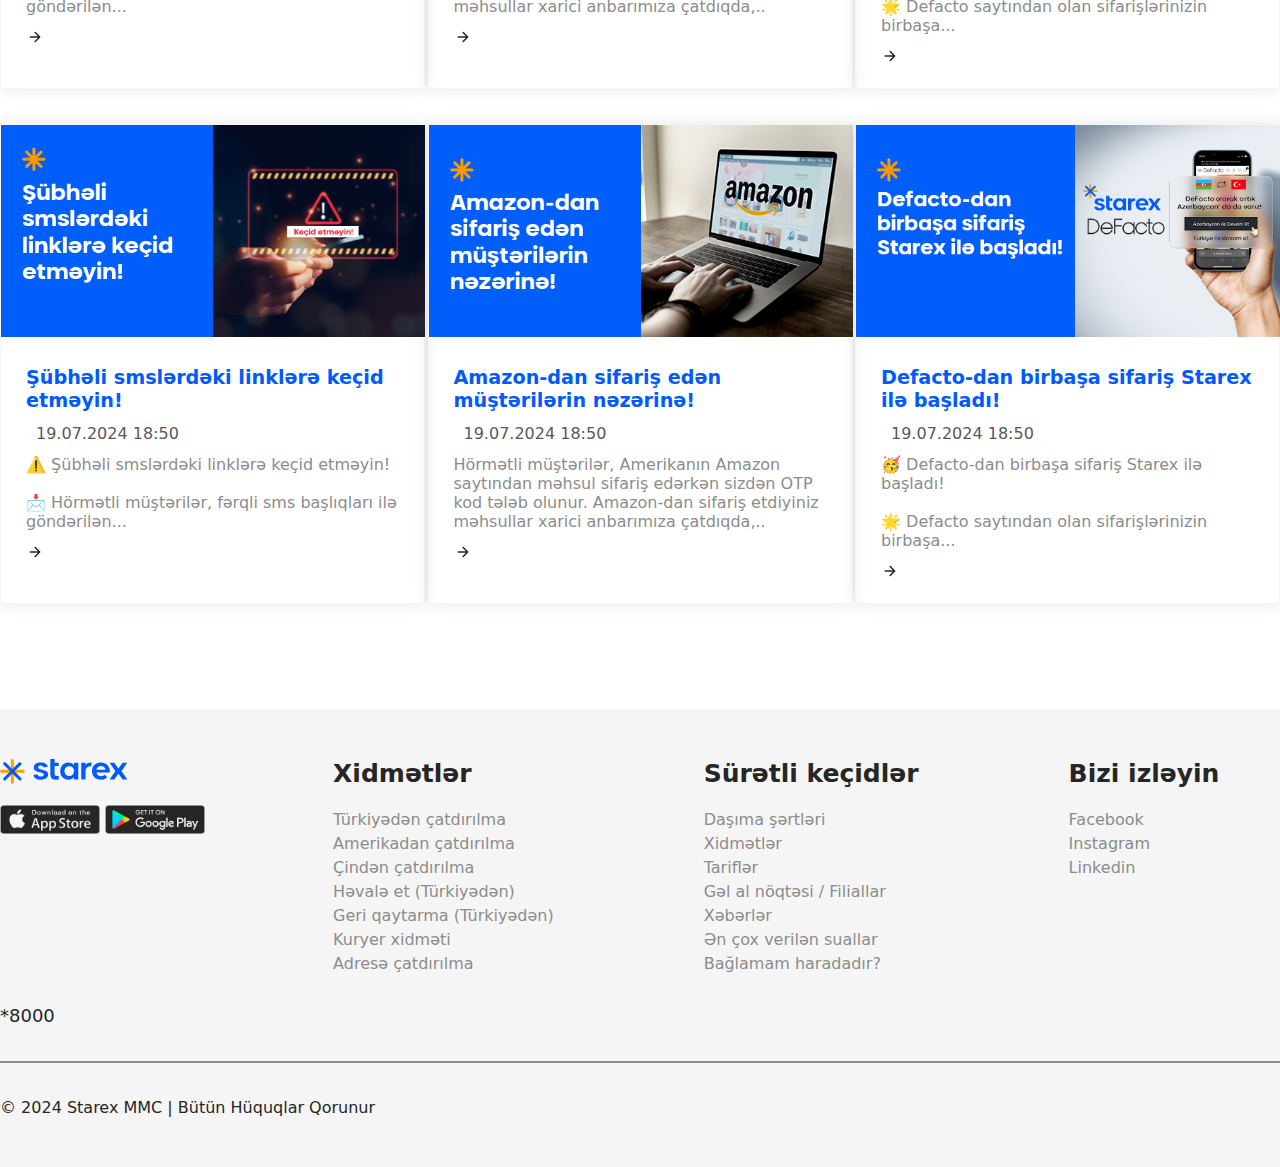
<file: news.html>
<!DOCTYPE html>
<html lang="en">
<head>
    <meta charset="UTF-8">
    <meta name="viewport" content="width=device-width, initial-scale=1.0">
    <title>Starex</title>
    <link
      rel="stylesheet"
      href="https://cdnjs.cloudflare.com/ajax/libs/font-awesome/6.6.0/css/all.min.css"
      integrity="sha512-Kc323vGBEqzTmouAECnVceyQqyqdsSiqLQISBL29aUW4U/M7pSPA/gEUZQqv1cwx4OnYxTxve5UMg5GT6L4JJg=="
      crossorigin="anonymous"
      referrerpolicy="no-referrer"
    />
    <link rel="stylesheet" href="./assets/css/style.css" />
    <link rel="preconnect" href="https://fonts.googleapis.com" />
    <link rel="preconnect" href="https://fonts.gstatic.com" crossorigin />
    <link
      href="https://fonts.googleapis.com/css2?family=Inter:wght@100..900&family=Roboto:ital,wght@0,100;0,300;0,400;0,500;0,700;0,900;1,100;1,300;1,400;1,500;1,700;1,900&display=swap"
      rel="stylesheet"
    />
</head>
<body>
    <!-- header start -->
    <header>
        <div class="container">
          <div class="header-top">
              <div class="header-top-left">
                <a href="*">
                  <svg
                    width="80"
                    height="23"
                    fill="none"
                    xmlns="http://www.w3.org/2000/svg"
                  >
                    <path
                      d="M79.556 20.348c0 1.225-1.018 2.218-2.278 2.218H2.726c-1.259 0-2.28-.993-2.28-2.218V2.654C.445 1.43 1.466.434 2.725.434h74.552c1.26 0 2.278.996 2.278 2.221v17.692Z"
                      fill="#fff"
                    ></path>
                    <path
                      d="M77.037.46c1.372 0 2.488 1.084 2.488 2.415v17.25c0 1.331-1.116 2.414-2.488 2.414H2.963c-1.372 0-2.488-1.083-2.488-2.414V2.875C.475 1.544 1.59.461 2.963.461h74.074Zm0-.46H2.963C1.334 0 0 1.294 0 2.875v17.25C0 21.705 1.334 23 2.963 23h74.074C78.666 23 80 21.706 80 20.125V2.875C80 1.295 78.666 0 77.037 0Z"
                      fill="#D9D9D9"
                    ></path>
                    <path
                      d="M17.855 11.376c-.017-1.853 1.564-2.755 1.636-2.797-.895-1.267-2.283-1.44-2.77-1.453-1.166-.12-2.297.676-2.891.676-.606 0-1.52-.665-2.505-.645-1.269.019-2.455.731-3.106 1.837-1.342 2.256-.341 5.57.946 7.394.643.893 1.395 1.89 2.38 1.855.962-.038 1.322-.595 2.484-.595 1.152 0 1.49.595 2.493.573 1.034-.016 1.684-.897 2.305-1.798.744-1.024 1.043-2.032 1.055-2.083-.025-.008-2.008-.743-2.027-2.964ZM15.959 5.926c.518-.628.872-1.483.774-2.351-.75.032-1.688.503-2.227 1.118-.478.541-.905 1.43-.795 2.264.843.061 1.707-.412 2.248-1.03ZM31.789 18.115h-1.346l-.737-2.247h-2.563l-.702 2.247h-1.31l2.539-7.652h1.568l2.55 7.652Zm-2.305-3.19-.667-1.999c-.07-.204-.203-.684-.398-1.441h-.023c-.078.325-.203.806-.375 1.441l-.655 1.999h2.118ZM38.319 15.289c0 .938-.262 1.68-.784 2.224-.469.485-1.05.727-1.744.727-.749 0-1.287-.26-1.615-.783h-.023v2.907h-1.264v-5.95c0-.59-.016-1.195-.047-1.816h1.111l.071.874h.024c.421-.659 1.06-.988 1.919-.988.67 0 1.23.258 1.678.772.45.515.674 1.193.674 2.033Zm-1.288.045c0-.537-.124-.98-.374-1.329a1.306 1.306 0 0 0-1.1-.545c-.312 0-.595.101-.848.3-.254.202-.42.465-.497.79-.04.152-.059.276-.059.374v.92c0 .402.127.74.38 1.017.254.276.584.414.99.414.475 0 .845-.178 1.11-.533.266-.356.398-.825.398-1.408ZM44.856 15.289c0 .938-.261 1.68-.784 2.224-.468.485-1.05.727-1.743.727-.75 0-1.287-.26-1.614-.783h-.024v2.907h-1.264v-5.95c0-.59-.016-1.195-.046-1.816h1.11l.071.874h.024c.42-.659 1.06-.988 1.919-.988.67 0 1.23.258 1.68.772.447.515.671 1.193.671 2.033Zm-1.287.045c0-.537-.125-.98-.375-1.329a1.304 1.304 0 0 0-1.1-.545 1.34 1.34 0 0 0-.848.3 1.389 1.389 0 0 0-.497.79 1.593 1.593 0 0 0-.058.374v.92c0 .402.127.74.38 1.017.253.276.582.414.989.414.476 0 .846-.178 1.11-.533.266-.356.4-.825.4-1.408ZM52.17 15.97c0 .65-.234 1.18-.701 1.589-.514.446-1.23.67-2.148.67-.849 0-1.53-.16-2.044-.477l.293-1.022a3.543 3.543 0 0 0 1.826.489c.476 0 .846-.105 1.112-.313a1.01 1.01 0 0 0 .397-.836c0-.31-.109-.572-.327-.784-.218-.213-.581-.41-1.088-.592-1.381-.5-2.07-1.232-2.07-2.194 0-.63.24-1.145.725-1.546.482-.402 1.126-.603 1.93-.603.718 0 1.314.121 1.79.363l-.316 1a3.182 3.182 0 0 0-1.509-.352c-.444 0-.792.106-1.04.318a.897.897 0 0 0-.316.693c0 .302.12.552.362.749.21.182.592.378 1.147.59.678.265 1.177.575 1.498.93.319.355.478.798.478 1.327ZM56.348 13.517h-1.392v2.68c0 .68.245 1.021.737 1.021.226 0 .413-.019.56-.057l.036.931c-.249.09-.577.136-.983.136-.499 0-.889-.148-1.17-.443-.28-.296-.421-.791-.421-1.488v-2.78h-.83v-.92h.83v-1.011l1.24-.364v1.374h1.393v.921ZM62.631 15.31c0 .849-.25 1.545-.749 2.09-.523.56-1.218.84-2.083.84-.835 0-1.5-.269-1.995-.806-.495-.537-.743-1.215-.743-2.032 0-.855.255-1.555.767-2.1.51-.545 1.198-.817 2.064-.817.835 0 1.506.268 2.013.806.484.521.726 1.195.726 2.02Zm-1.31.04c0-.508-.113-.945-.34-1.309-.264-.44-.643-.66-1.134-.66-.508 0-.893.22-1.158.66-.227.365-.34.808-.34 1.332 0 .51.113.946.34 1.31.273.44.654.66 1.147.66.482 0 .861-.225 1.134-.672.233-.371.35-.812.35-1.32ZM66.739 13.676a2.263 2.263 0 0 0-.399-.034c-.444 0-.788.163-1.03.489-.21.287-.315.65-.315 1.09v2.894h-1.263l.012-3.78c0-.636-.016-1.215-.048-1.737h1.1l.047 1.056h.035a1.89 1.89 0 0 1 .632-.874 1.56 1.56 0 0 1 .913-.296c.117 0 .222.008.316.023v1.169ZM72.388 15.095c0 .22-.015.405-.047.556h-3.79c.015.545.198.962.55 1.25.32.256.733.385 1.24.385.561 0 1.073-.087 1.533-.26l.198.85c-.538.228-1.173.341-1.906.341-.882 0-1.574-.252-2.078-.755-.502-.503-.754-1.178-.754-2.026 0-.832.234-1.525.703-2.078.49-.59 1.154-.884 1.988-.884.82 0 1.44.294 1.861.884.334.47.502 1.049.502 1.737Zm-1.205-.318a1.627 1.627 0 0 0-.246-.942c-.218-.341-.554-.512-1.006-.512a1.21 1.21 0 0 0-1.006.5c-.21.265-.335.583-.374.953h2.632v.001ZM29.068 5.755c0 .677-.21 1.186-.627 1.529-.387.315-.937.473-1.65.473-.353 0-.655-.015-.908-.044V4.015c.33-.052.686-.078 1.07-.078.678 0 1.19.143 1.535.43.386.323.58.786.58 1.388Zm-.655.017c0-.439-.12-.775-.36-1.01-.239-.234-.588-.351-1.049-.351-.195 0-.362.013-.5.039v2.811c.076.012.216.017.42.017.475 0 .842-.128 1.1-.385.258-.256.389-.63.389-1.121ZM32.541 6.346c0 .417-.122.759-.368 1.027-.257.275-.598.412-1.023.412-.41 0-.737-.131-.98-.396-.243-.264-.365-.597-.365-.998 0-.42.125-.764.377-1.032.25-.267.588-.4 1.014-.4.41 0 .74.13.989.395.237.256.356.587.356.992Zm-.644.02c0-.25-.056-.465-.166-.644a.616.616 0 0 0-.558-.324c-.249 0-.439.108-.569.324a1.214 1.214 0 0 0-.166.655c0 .25.055.464.166.643a.63.63 0 0 0 .564.324c.237 0 .423-.11.557-.33a1.19 1.19 0 0 0 .172-.648ZM37.196 5.013l-.875 2.71h-.569l-.362-1.176a8.615 8.615 0 0 1-.224-.876h-.011c-.054.298-.129.59-.225.876l-.385 1.177h-.575l-.822-2.71h.638l.316 1.288c.077.305.14.595.19.87h.011c.046-.227.123-.515.23-.864l.397-1.294h.506l.38 1.266c.092.309.166.606.224.892h.017c.042-.279.106-.576.19-.892l.339-1.266h.61ZM40.413 7.724h-.621V6.17c0-.478-.188-.717-.563-.717a.568.568 0 0 0-.449.197.687.687 0 0 0-.172.465v1.607h-.621V5.788c0-.238-.008-.496-.023-.776h.546l.029.424h.017a.882.882 0 0 1 .322-.327c.168-.101.356-.153.563-.153.26 0 .477.082.65.246.214.2.322.5.322.898v1.624ZM42.126 7.724h-.62V3.769h.62v3.955ZM45.782 6.346c0 .417-.123.759-.368 1.027-.257.275-.599.412-1.024.412-.41 0-.737-.131-.98-.396-.243-.264-.364-.597-.364-.998 0-.42.125-.764.376-1.032.251-.267.59-.4 1.014-.4.41 0 .74.13.99.395.237.256.356.587.356.992Zm-.645.02c0-.25-.056-.465-.166-.644a.615.615 0 0 0-.557-.324c-.25 0-.44.108-.57.324a1.214 1.214 0 0 0-.166.655c0 .25.056.464.167.643a.63.63 0 0 0 .563.324c.237 0 .423-.11.557-.33.115-.182.172-.398.172-.648ZM48.788 7.724h-.558l-.046-.312h-.017c-.191.249-.463.373-.816.373-.264 0-.477-.082-.638-.245a.757.757 0 0 1-.218-.552c0-.331.142-.584.428-.759.286-.174.687-.26 1.205-.256v-.05c0-.358-.194-.536-.58-.536-.276 0-.519.067-.729.2l-.126-.395c.26-.156.58-.234.958-.234.73 0 1.096.374 1.096 1.121v.999c0 .27.014.486.04.646Zm-.645-.932v-.418c-.685-.011-1.028.171-1.028.547 0 .141.04.247.12.318.08.07.182.105.303.105a.64.64 0 0 0 .38-.125.512.512 0 0 0 .225-.427ZM52.317 7.724h-.55l-.03-.436h-.017c-.176.331-.476.497-.897.497-.337 0-.617-.128-.84-.385-.222-.256-.332-.589-.332-.998 0-.439.12-.794.362-1.065.234-.253.52-.38.862-.38.375 0 .637.123.787.368h.012V3.77h.621v3.224c0 .264.007.507.022.73Zm-.643-1.144V6.13a.682.682 0 0 0-.242-.555.621.621 0 0 0-.416-.148.643.643 0 0 0-.546.268c-.132.179-.199.407-.199.686 0 .268.063.485.19.652a.645.645 0 0 0 .544.268.606.606 0 0 0 .49-.223.73.73 0 0 0 .179-.497ZM57.628 6.346c0 .417-.123.759-.368 1.027-.257.275-.597.412-1.023.412-.41 0-.736-.131-.98-.396-.243-.264-.365-.597-.365-.998 0-.42.125-.764.377-1.032.25-.267.589-.4 1.015-.4.41 0 .74.13.988.395.237.256.356.587.356.992Zm-.643.02c0-.25-.056-.465-.167-.644a.617.617 0 0 0-.557-.324.628.628 0 0 0-.57.324 1.214 1.214 0 0 0-.166.655c0 .25.055.464.166.643a.63.63 0 0 0 .564.324c.237 0 .423-.11.557-.33.115-.182.173-.398.173-.648ZM60.968 7.724h-.62V6.17c0-.478-.187-.717-.563-.717a.566.566 0 0 0-.448.197.684.684 0 0 0-.173.465v1.607h-.622V5.788c0-.238-.007-.496-.022-.776h.546l.029.424h.017a.892.892 0 0 1 .322-.327c.169-.101.356-.153.563-.153.26 0 .477.082.65.246.215.2.322.5.322.898v1.624ZM65.147 5.464h-.684v1.317c0 .335.122.502.362.502.111 0 .204-.01.277-.028l.016.457a1.434 1.434 0 0 1-.483.067c-.245 0-.436-.072-.574-.217-.138-.145-.207-.389-.207-.73V5.463h-.408v-.451h.408v-.497l.608-.178v.674h.684v.452ZM68.437 7.724h-.622V6.183c0-.486-.187-.73-.562-.73-.288 0-.485.141-.593.423a.739.739 0 0 0-.029.217v1.63h-.62V3.769h.62v1.634h.012a.946.946 0 0 1 .84-.446.88.88 0 0 1 .638.246c.21.204.316.507.316.909v1.612ZM71.825 6.24c0 .108-.009.2-.023.273h-1.863c.008.268.097.472.27.614.157.126.36.19.61.19.275 0 .526-.043.753-.129l.097.419a2.402 2.402 0 0 1-.938.167c-.432 0-.773-.123-1.02-.37-.247-.248-.37-.58-.37-.996 0-.409.115-.75.345-1.02.24-.29.566-.435.977-.435.401 0 .707.145.913.435.166.23.249.514.249.852Zm-.593-.156a.793.793 0 0 0-.12-.462c-.108-.168-.272-.252-.494-.252a.595.595 0 0 0-.495.246.897.897 0 0 0-.184.468h1.293Z"
                      fill="#333"
                    ></path>
                  </svg>
                </a>
                <a href="*">
                  <svg
                    width="80"
                    height="23"
                    fill="none"
                    xmlns="http://www.w3.org/2000/svg"
                  >
                    <path
                      d="M77.037 23H2.963C1.334 23 0 21.706 0 20.125V2.875C0 1.295 1.334 0 2.963 0h74.074C78.666 0 80 1.294 80 2.875v17.25C80 21.705 78.666 23 77.037 23Z"
                      fill="#fff"
                    ></path>
                    <path
                      d="M77.037.46c1.372 0 2.488 1.084 2.488 2.415v17.25c0 1.331-1.116 2.414-2.488 2.414H2.963c-1.372 0-2.488-1.083-2.488-2.414V2.875C.475 1.544 1.59.461 2.963.461h74.074Zm0-.46H2.963C1.334 0 0 1.294 0 2.875v17.25C0 21.705 1.334 23 2.963 23h74.074C78.666 23 80 21.706 80 20.125V2.875C80 1.295 78.666 0 77.037 0Z"
                      fill="#D9D9D9"
                    ></path>
                    <path
                      d="M28.098 5.89c0 .48-.148.865-.44 1.152-.335.34-.773.51-1.308.51-.512 0-.949-.173-1.308-.516a1.717 1.717 0 0 1-.538-1.286c0-.511.18-.938.538-1.283.36-.346.796-.52 1.308-.52.255 0 .498.051.73.146.23.096.419.225.555.385l-.31.303c-.237-.272-.561-.407-.975-.407a1.38 1.38 0 0 0-.972.382c-.272.256-.408.587-.408.994 0 .407.136.741.408.997.275.252.599.382.972.382.396 0 .73-.13.992-.385.174-.169.272-.402.298-.7h-1.29V5.63h1.721c.021.09.027.177.027.261ZM30.833 4.45h-1.617v1.093h1.458v.415h-1.458v1.093h1.617v.423h-2.075V4.027h2.075v.423ZM32.757 7.474h-.458V4.45h-.992v-.424h2.442v.424h-.992v3.024ZM35.517 7.474V4.027h.457v3.447h-.457ZM38 7.474h-.455V4.45h-.995v-.424h2.445v.424h-.996v3.024ZM43.62 7.03c-.35.349-.784.523-1.302.523-.52 0-.955-.174-1.305-.523a1.736 1.736 0 0 1-.524-1.28c0-.505.174-.932.524-1.28.35-.349.784-.523 1.305-.523.515 0 .949.174 1.3.526.352.35.526.775.526 1.277 0 .505-.174.932-.524 1.28Zm-2.269-.289c.264.258.585.388.967.388.38 0 .703-.13.964-.388.263-.258.396-.59.396-.991 0-.402-.133-.733-.396-.991a1.32 1.32 0 0 0-.964-.388c-.382 0-.703.13-.967.388-.263.258-.396.59-.396.99 0 .403.133.734.396.992ZM44.784 7.473V4.026h.555l1.728 2.681h.02l-.02-.662V4.026h.457v3.447h-.477l-1.81-2.813h-.02l.02.666v2.147h-.453Z"
                      fill="#333"
                      stroke="#333"
                      stroke-width="0.101"
                      stroke-miterlimit="10"
                    ></path>
                    <path
                      d="M40.376 12.508c-1.392 0-2.529 1.028-2.529 2.446 0 1.406 1.137 2.445 2.53 2.445 1.394 0 2.531-1.039 2.531-2.445 0-1.418-1.137-2.446-2.532-2.446Zm0 3.928c-.764 0-1.42-.612-1.42-1.482 0-.882.656-1.483 1.42-1.483.764 0 1.424.6 1.424 1.483 0 .87-.66 1.482-1.424 1.482Zm-5.517-3.928c-1.395 0-2.53 1.028-2.53 2.446 0 1.406 1.135 2.445 2.53 2.445 1.393 0 2.528-1.039 2.528-2.445 0-1.418-1.135-2.446-2.529-2.446Zm0 3.928c-.765 0-1.424-.612-1.424-1.482 0-.882.659-1.483 1.423-1.483s1.421.6 1.421 1.483c0 .87-.657 1.482-1.42 1.482Zm-6.567-3.178v1.039h2.558c-.075.58-.274 1.008-.581 1.305-.373.36-.955.758-1.976.758-1.575 0-2.807-1.232-2.807-2.76 0-1.527 1.232-2.76 2.806-2.76.852 0 1.47.323 1.928.741l.755-.732c-.64-.592-1.49-1.047-2.683-1.047-2.158 0-3.972 1.704-3.972 3.798 0 2.095 1.814 3.799 3.973 3.799 1.166 0 2.043-.37 2.731-1.067.706-.685.926-1.648.926-2.426 0-.241-.02-.463-.058-.649h-3.6Zm26.85.805c-.209-.547-.851-1.555-2.16-1.555-1.295 0-2.375.991-2.375 2.446 0 1.37 1.069 2.445 2.5 2.445a2.516 2.516 0 0 0 2.101-1.084l-.86-.556c-.286.407-.676.677-1.24.677-.561 0-.964-.25-1.221-.741l3.37-1.354-.116-.278Zm-3.438.815a1.36 1.36 0 0 1 1.317-1.426c.44 0 .813.213.938.518l-2.255.908Zm-2.74 2.372h1.108v-7.187h-1.108v7.187Zm-1.814-4.197h-.038c-.248-.286-.723-.545-1.325-.545-1.262 0-2.416 1.075-2.416 2.454 0 1.37 1.154 2.437 2.416 2.437.602 0 1.077-.261 1.325-.556h.038v.351c0 .935-.515 1.438-1.346 1.438-.677 0-1.097-.475-1.27-.874l-.964.39a2.404 2.404 0 0 0 2.234 1.447c1.3 0 2.396-.742 2.396-2.547v-4.391h-1.05v.396Zm-1.268 3.383c-.764 0-1.403-.62-1.403-1.474 0-.862.64-1.491 1.403-1.491.753 0 1.346.629 1.346 1.49 0 .854-.593 1.475-1.346 1.475Zm14.448-6.373h-2.65v7.187h1.104v-2.723h1.546c1.227 0 2.43-.862 2.43-2.233 0-1.37-1.206-2.231-2.43-2.231Zm.028 3.464h-1.574v-2.465h1.574c.826 0 1.297.665 1.297 1.232 0 .557-.471 1.233-1.297 1.233Zm6.832-1.033c-.798 0-1.629.342-1.97 1.1l.98.4c.212-.4.6-.529 1.01-.529.574 0 1.155.334 1.164.925v.075a2.487 2.487 0 0 0-1.155-.278c-1.056 0-2.132.564-2.132 1.617 0 .963.865 1.583 1.837 1.583.744 0 1.154-.325 1.412-.704h.038v.556h1.067V14.48c0-1.274-.98-1.987-2.25-1.987Zm-.133 3.939c-.362 0-.865-.174-.865-.609 0-.556.628-.77 1.172-.77.486 0 .714.105 1.01.242-.087.665-.677 1.137-1.317 1.137Zm6.273-3.781-1.27 3.115h-.038l-1.313-3.115h-1.192l1.973 4.354-1.126 2.423h1.155l3.04-6.777H73.33Zm-9.962 4.598h1.108v-7.187h-1.108v7.187Z"
                      fill="#333"
                    ></path>
                    <path
                      d="M6.185 4.335c-.174.177-.274.452-.274.808V17.86c0 .357.1.632.274.809l.043.039 7.344-7.123v-.168L6.228 4.293l-.043.042Z"
                      fill="url(#play-store_svg__a)"
                    ></path>
                    <path
                      d="m16.017 13.96-2.446-2.376v-.168L16.02 9.04l.055.031 2.9 1.601c.827.454.827 1.202 0 1.659l-2.9 1.598-.058.03Z"
                      fill="url(#play-store_svg__b)"
                    ></path>
                    <path
                      d="M16.07 13.929 13.569 11.5 6.18 18.668c.275.28.723.314 1.232.034l8.657-4.773Z"
                      fill="url(#play-store_svg__c)"
                    ></path>
                    <path
                      d="M16.07 9.071 7.413 4.298c-.51-.277-.957-.243-1.232.037l7.387 7.165 2.502-2.429Z"
                      fill="url(#play-store_svg__d)"
                    ></path>
                    <defs>
                      <linearGradient
                        id="play-store_svg__a"
                        x1="12.92"
                        y1="17.992"
                        x2="3.274"
                        y2="8.051"
                        gradientUnits="userSpaceOnUse"
                      >
                        <stop stop-color="#00A0FF"></stop>
                        <stop offset="0.007" stop-color="#00A1FF"></stop>
                        <stop offset="0.26" stop-color="#00BEFF"></stop>
                        <stop offset="0.512" stop-color="#00D2FF"></stop>
                        <stop offset="0.76" stop-color="#00DFFF"></stop>
                        <stop offset="1" stop-color="#00E3FF"></stop>
                      </linearGradient>
                      <linearGradient
                        id="play-store_svg__b"
                        x1="20.051"
                        y1="11.499"
                        x2="5.712"
                        y2="11.499"
                        gradientUnits="userSpaceOnUse"
                      >
                        <stop stop-color="#FFE000"></stop>
                        <stop offset="0.409" stop-color="#FFBD00"></stop>
                        <stop offset="0.775" stop-color="orange"></stop>
                        <stop offset="1" stop-color="#FF9C00"></stop>
                      </linearGradient>
                      <linearGradient
                        id="play-store_svg__c"
                        x1="14.71"
                        y1="10.18"
                        x2="1.629"
                        y2="-3.301"
                        gradientUnits="userSpaceOnUse"
                      >
                        <stop stop-color="#FF3A44"></stop>
                        <stop offset="1" stop-color="#C31162"></stop>
                      </linearGradient>
                      <linearGradient
                        id="play-store_svg__d"
                        x1="4.322"
                        y1="22.899"
                        x2="10.162"
                        y2="16.879"
                        gradientUnits="userSpaceOnUse"
                      >
                        <stop stop-color="#32A071"></stop>
                        <stop offset="0.069" stop-color="#2DA771"></stop>
                        <stop offset="0.476" stop-color="#15CF74"></stop>
                        <stop offset="0.801" stop-color="#06E775"></stop>
                        <stop offset="1" stop-color="#00F076"></stop>
                      </linearGradient>
                    </defs>
                  </svg>
                </a>
              </div>
              <div class="header-top-right">
                <nav>
                  <ul>
                    <li>
                      <a href="*">Qeydiyyat</a>
                    </li>
                    <li>
                      <a href="*">Daxil ol</a>
                    </li>
                    <li>
                      <a href="*">Ən çox verilən suallar?</a>
                    </li>
                    <li>
                      <svg
                        width="18"
                        height="18"
                        fill="none"
                        xmlns="http://www.w3.org/2000/svg"
                        xmlns:xlink="http://www.w3.org/1999/xlink"
                      >
                        <g clip-path="url(#flag-ru-lang_svg__a)">
                          <path
                            fill="url(#flag-ru-lang_svg__b)"
                            d="M-.964 2.571h19.286v12.857H-.964z"
                          ></path>
                        </g>
                        <defs>
                          <clipPath id="flag-ru-lang_svg__a">
                            <path fill="#fff" d="M0 0h18v18H0z"></path>
                          </clipPath>
                          <pattern
                            id="flag-ru-lang_svg__b"
                            patternContentUnits="objectBoundingBox"
                            width="1"
                            height="1"
                          >
                            <use
                              xlink:href="#flag-ru-lang_svg__c"
                              transform="scale(.0004 .00059)"
                            ></use>
                          </pattern>
                          <image
                            id="flag-ru-lang_svg__c"
                            width="2560"
                            height="1707"
                            xlink:href="[data-uri]"
                          ></image>
                        </defs>
                      </svg>
                    </li>
                  </ul>
                </nav>
              </div>
          </div>
          <div class="header-main">
              <div class="website-logo">
                <a href="./index.html">
                  <svg
                    width="127"
                    height="25"
                    fill="none"
                    xmlns="http://www.w3.org/2000/svg"
                    href="/"
                  >
                    <path
                      d="M45.691 11.799c-.998-.465-2.488-.928-4.471-1.393a13.094 13.094 0 0 1-1.644-.473 2.88 2.88 0 0 1-1.051-.651 1.322 1.322 0 0 1-.415-.963c0-.573.244-1.017.733-1.332.488-.316 1.142-.473 1.962-.473.662 0 1.239.172 1.732.518.408.308.678.653.812 1.039a.314.314 0 0 0 .322.203l3.655-.241a.322.322 0 0 0 .3-.37c-.219-1.301-.867-2.303-1.942-3.008-1.17-.765-2.757-1.148-4.76-1.148-2.211 0-3.948.41-5.212 1.229-1.253.81-1.88 1.994-1.88 3.552 0 .78.109 1.414.326 1.902.218.488.598.916 1.14 1.281a7.836 7.836 0 0 0 1.85.918c.75.257 1.702.518 2.858.784 2.546.573 3.82 1.392 3.82 2.457 0 .612-.272 1.093-.816 1.443-.543.351-1.248.526-2.116.526-.77 0-1.46-.187-2.073-.562-.536-.329-.894-.765-1.074-1.313a.334.334 0 0 0-.347-.218l-3.613.304a.328.328 0 0 0-.292.386c.23 1.376.954 2.446 2.174 3.21 1.312.829 3.054 1.244 5.226 1.244 2.25 0 4.004-.449 5.263-1.347 1.26-.899 1.913-2.177 1.962-3.835.04-1.085-.3-1.998-1.02-2.739-.349-.343-.817-.653-1.409-.93ZM58.398 3.76H54.93a.325.325 0 0 1-.324-.324V.324A.324.324 0 0 0 54.283 0h-3.614a.324.324 0 0 0-.324.324v14.48c0 1.995.404 3.47 1.214 4.427.799.957 2.151 1.436 4.056 1.436.885 0 1.83-.075 2.831-.224a.328.328 0 0 0 .28-.322v-2.843a.327.327 0 0 0-.382-.32c-.79.12-1.522.108-2.196-.038-1.027-.147-1.54-.903-1.54-2.266v-7.24c0-.18.147-.325.325-.325h3.466c.18 0 .325-.146.325-.324V4.083a.325.325 0 0 0-.326-.323ZM77.943 3.76H74.33a.324.324 0 0 0-.324.324v1.834c0 .081-.104.11-.149.042-.485-.733-1.198-1.313-2.139-1.741-1.041-.474-2.258-.71-3.649-.71a7.481 7.481 0 0 0-3.057.637 7.88 7.88 0 0 0-2.524 1.761c-.71.76-1.268 1.679-1.673 2.754a9.677 9.677 0 0 0-.606 3.434c0 1.214.202 2.36.606 3.434.405 1.077.963 1.99 1.673 2.74a7.834 7.834 0 0 0 2.524 1.761c.963.424 1.98.637 3.057.637 2.89 0 4.818-.806 5.785-2.419.042-.072.152-.045.152.04v1.818c0 .18.146.324.324.324h3.614c.18 0 .325-.146.325-.324V4.084a.325.325 0 0 0-.325-.324Zm-5.317 11.888c-.938.938-2.073 1.407-3.405 1.407-1.324 0-2.443-.47-3.361-1.407-.92-.938-1.378-2.123-1.378-3.553 0-1.45.459-2.64 1.378-3.568.898-.928 2.017-1.393 3.36-1.393s2.478.465 3.406 1.393c.917.927 1.377 2.112 1.377 3.552 0 1.443-.458 2.632-1.377 3.569ZM91.055 3.512c-1.326.023-2.396.19-3.206.5-.827.313-1.563.864-2.21 1.656-.049.06-.144.027-.144-.048V4.087a.324.324 0 0 0-.324-.324h-3.615a.325.325 0 0 0-.325.324v16.02c0 .18.147.325.325.325h3.614c.18 0 .324-.146.324-.325v-8.01c0-1.51.513-2.719 1.54-3.628.958-.837 2.302-1.28 4.031-1.327a.325.325 0 0 0 .32-.323v-2.98a.326.326 0 0 0-.33-.327ZM107.531 6.157a8.092 8.092 0 0 0-2.901-1.959c-1.133-.461-2.359-.688-3.671-.688-1.64 0-3.135.338-4.486 1.02a8.105 8.105 0 0 0-3.288 3.005c-.828 1.311-1.245 2.832-1.245 4.56 0 1.706.417 3.223 1.245 4.545a8.164 8.164 0 0 0 3.259 2.988c1.351.693 2.856 1.038 4.515 1.038 1.715 0 3.291-.4 4.724-1.2a8.741 8.741 0 0 0 1.293-.863.324.324 0 0 0 .021-.48l-2.222-2.221a.32.32 0 0 0-.458.012c-.23.236-.483.445-.758.628-.756.5-1.621.748-2.598.748-1.128 0-2.113-.348-2.963-1.05-.824-.68-1.367-1.583-1.633-2.71a.084.084 0 0 1 .08-.103h13.073a.327.327 0 0 0 .327-.314c.048-1.361-.115-2.623-.489-3.786-.408-1.253-1.016-2.308-1.825-3.17Zm-2.041 4.607h-9.049a.085.085 0 0 1-.082-.1c.238-1.149.764-2.057 1.58-2.73.817-.687 1.825-1.035 3.02-1.035 1.202 0 2.216.348 3.034 1.036.805.672 1.331 1.58 1.578 2.729a.083.083 0 0 1-.081.1Z"
                      fill="#005AFF"
                    ></path>
                    <path
                      d="M121.581 12.142a.081.081 0 0 1 0-.092l5.361-7.78a.325.325 0 0 0-.267-.51h-3.978a.329.329 0 0 0-.267.139l-3.924 5.641a.08.08 0 0 1-.133 0L114.45 3.9a.327.327 0 0 0-.268-.139h-3.993a.325.325 0 0 0-.268.51l5.364 7.78a.081.081 0 0 1 0 .092l-5.364 7.78a.325.325 0 0 0 .268.51h3.993a.33.33 0 0 0 .268-.139l3.923-5.644a.08.08 0 0 1 .133 0l3.924 5.644a.325.325 0 0 0 .267.139h3.978a.325.325 0 0 0 .267-.51l-5.361-7.78Z"
                      fill="#005AFF"
                    ></path>
                    <path
                      d="M23.214 10.855h-9.35V1.504a1.504 1.504 0 1 0-3.009 0v9.351H1.504a1.504 1.504 0 0 0 0 3.008h9.351v9.351a1.504 1.504 0 0 0 3.008 0v-9.35h9.351a1.504 1.504 0 1 0 0-3.009Z"
                      fill="#FFA000"
                    ></path>
                    <path
                      d="m21.099 18.971-6.612-6.612 6.612-6.612a1.504 1.504 0 0 0-2.126-2.126l-6.612 6.612-6.612-6.612a1.503 1.503 0 0 0-2.126 2.126l6.612 6.612-6.612 6.612a1.503 1.503 0 0 0 2.126 2.126l6.612-6.612 6.612 6.612a1.504 1.504 0 0 0 2.126-2.126Z"
                      fill="#005AFF"
                    ></path>
                  </svg>
                </a>
              </div>
              <div class="navigation">
                <nav>
                  <ul>
                    <li>
                      <a href="./terms.html">Daşıma şərtləri</a>
                    </li>
                    <li>
                      <a href="*">Gəl al nöqtəsi / Filiallar</a>
                    </li>
                    <li>
                      <a href="./services.html">Xidmətlər</a>
                    </li>
                    <li>
                      <a href="./tariff.html">Tariflər</a>
                    </li>
                    <li>
                      <a href="./news.html">Xəbərlər</a>
                    </li>
                    <li>
                      <a href="./contact.html">Əlaqə</a>
                    </li>
                  </ul>
                </nav>
              </div>
              <div class="header-button">
                <a href="*" class="primary-btn">Həvalə et</a>
                <a href="*" class="header-btn">Bəyan et</a>
              </div>
          </div>
        </div>
    </header>
    <!-- header end -->

    <!-- main start -->
     <main>
        <section id="news-page">
          <div class="container">
            <div class="news-cards">
              <a href="*">
                <div class="news-card">
                  <div class="news-card-img">
                    <img
                      src="./assets/images/şübhəli_linklər_600x300.png"
                      alt="news-image"
                      height="212px"
                    />
                  </div>
                  <div class="news-card-content">
                    <h4 class="news-card-title">
                      Şübhəli smslərdəki linklərə keçid etməyin!
                    </h4>
                    <div class="news-card-date">
                      <span><i class="fa-regular fa-calendar"></i>19.07.2024 18:50</span>
                    </div>
                    <div class="news-card-body">
                      <span style="font-size: 16px"
                        >⚠️ Şübhəli smslərdəki linklərə keçid etməyin!
                      </span><br>
                      <br>
                      <span style="font-size: 16px"
                        >📩 Hörmətli müştərilər, fərqli sms başlıqları ilə
                        göndərilən...
                      </span>
                    </div>
                    <svg width="18" height="18" fill="none" xmlns="http://www.w3.org/2000/svg">
                      <path d="M4.3 9h9.375m0 0-4.5-4.5m4.5 4.5-4.5 4.5" stroke="#262626" stroke-width="1.5" stroke-linecap="round" stroke-linejoin="round"></path>
                    </svg>
                  </div>
                </div>
              </a>
              <a href="*">
                <div class="news-card">
                  <div class="news-card-img">
                    <img
                      src="./assets/images/amazon_mail_1_1.png"
                      alt="news-image"
                      height="212px"
                    />
                  </div>
                  <div class="news-card-content">
                    <h4 class="news-card-title">
                      Amazon-dan sifariş edən müştərilərin nəzərinə!
                    </h4>
                    <div class="news-card-date">
                      <span><i class="fa-regular fa-calendar"></i>19.07.2024 18:50</span>
                    </div>
                    <div class="news-card-body">
                      <span>
                        Hörmətli müştərilər, Amerikanın Amazon saytından məhsul sifariş edərkən sizdən OTP kod tələb olunur. Amazon-dan sifariş etdiyiniz məhsullar xarici anbarımıza çatdıqda,..
                      </span>
                    </div>
                    <svg width="18" height="18" fill="none" xmlns="http://www.w3.org/2000/svg">
                      <path d="M4.3 9h9.375m0 0-4.5-4.5m4.5 4.5-4.5 4.5" stroke="#262626" stroke-width="1.5" stroke-linecap="round" stroke-linejoin="round"></path>
                    </svg>
                  </div>
                </div>
              </a>
              <a href="*">
                <div class="news-card">
                  <div class="news-card-img">
                    <img
                      src="./assets/images/defacto-600x300.jpg"
                      alt="news-image"
                      height="212px"
                    />
                  </div>
                  <div class="news-card-content">
                    <h4 class="news-card-title">
                      Defacto-dan birbaşa sifariş Starex ilə başladı!
                    </h4>
                    <div class="news-card-date">
                      <span><i class="fa-regular fa-calendar"></i>19.07.2024 18:50</span>
                    </div>
                    <div class="news-card-body">
                      <span style="font-size:16px">🥳 Defacto-dan birbaşa sifariş Starex ilə başladı! <br>
                        <br>
                        🌟 Defacto saytından olan sifarişlərinizin birbaşa...
                    </div>
                    <svg width="18" height="18" fill="none" xmlns="http://www.w3.org/2000/svg">
                      <path d="M4.3 9h9.375m0 0-4.5-4.5m4.5 4.5-4.5 4.5" stroke="#262626" stroke-width="1.5" stroke-linecap="round" stroke-linejoin="round"></path>
                    </svg>
                  </div>
                </div>
              </a>
              <a href="*">
                <div class="news-card">
                  <div class="news-card-img">
                    <img
                      src="./assets/images/şübhəli_linklər_600x300.png"
                      alt="news-image"
                      height="212px"
                    />
                  </div>
                  <div class="news-card-content">
                    <h4 class="news-card-title">
                      Şübhəli smslərdəki linklərə keçid etməyin!
                    </h4>
                    <div class="news-card-date">
                      <span><i class="fa-regular fa-calendar"></i>19.07.2024 18:50</span>
                    </div>
                    <div class="news-card-body">
                      <span style="font-size: 16px"
                        >⚠️ Şübhəli smslərdəki linklərə keçid etməyin!
                      </span><br>
                      <br>
                      <span style="font-size: 16px"
                        >📩 Hörmətli müştərilər, fərqli sms başlıqları ilə
                        göndərilən...
                      </span>
                    </div>
                    <svg width="18" height="18" fill="none" xmlns="http://www.w3.org/2000/svg">
                      <path d="M4.3 9h9.375m0 0-4.5-4.5m4.5 4.5-4.5 4.5" stroke="#262626" stroke-width="1.5" stroke-linecap="round" stroke-linejoin="round"></path>
                    </svg>
                  </div>
                </div>
              </a>
              <a href="*">
                <div class="news-card">
                  <div class="news-card-img">
                    <img
                      src="./assets/images/amazon_mail_1_1.png"
                      alt="news-image"
                      height="212px"
                    />
                  </div>
                  <div class="news-card-content">
                    <h4 class="news-card-title">
                      Amazon-dan sifariş edən müştərilərin nəzərinə!
                    </h4>
                    <div class="news-card-date">
                      <span><i class="fa-regular fa-calendar"></i>19.07.2024 18:50</span>
                    </div>
                    <div class="news-card-body">
                      <span>
                        Hörmətli müştərilər, Amerikanın Amazon saytından məhsul sifariş edərkən sizdən OTP kod tələb olunur. Amazon-dan sifariş etdiyiniz məhsullar xarici anbarımıza çatdıqda,..
                      </span>
                    </div>
                    <svg width="18" height="18" fill="none" xmlns="http://www.w3.org/2000/svg">
                      <path d="M4.3 9h9.375m0 0-4.5-4.5m4.5 4.5-4.5 4.5" stroke="#262626" stroke-width="1.5" stroke-linecap="round" stroke-linejoin="round"></path>
                    </svg>
                  </div>
                </div>
              </a>
              <a href="*">
                <div class="news-card">
                  <div class="news-card-img">
                    <img
                      src="./assets/images/defacto-600x300.jpg"
                      alt="news-image"
                      height="212px"
                    />
                  </div>
                  <div class="news-card-content">
                    <h4 class="news-card-title">
                      Defacto-dan birbaşa sifariş Starex ilə başladı!
                    </h4>
                    <div class="news-card-date">
                      <span><i class="fa-regular fa-calendar"></i>19.07.2024 18:50</span>
                    </div>
                    <div class="news-card-body">
                      <span style="font-size:16px">🥳 Defacto-dan birbaşa sifariş Starex ilə başladı! <br>
                        <br>
                        🌟 Defacto saytından olan sifarişlərinizin birbaşa...
                    </div>
                    <svg width="18" height="18" fill="none" xmlns="http://www.w3.org/2000/svg">
                      <path d="M4.3 9h9.375m0 0-4.5-4.5m4.5 4.5-4.5 4.5" stroke="#262626" stroke-width="1.5" stroke-linecap="round" stroke-linejoin="round"></path>
                    </svg>
                  </div>
                </div>
              </a>
              <a href="*">
                <div class="news-card">
                  <div class="news-card-img">
                    <img
                      src="./assets/images/şübhəli_linklər_600x300.png"
                      alt="news-image"
                      height="212px"
                    />
                  </div>
                  <div class="news-card-content">
                    <h4 class="news-card-title">
                      Şübhəli smslərdəki linklərə keçid etməyin!
                    </h4>
                    <div class="news-card-date">
                      <span><i class="fa-regular fa-calendar"></i>19.07.2024 18:50</span>
                    </div>
                    <div class="news-card-body">
                      <span style="font-size: 16px"
                        >⚠️ Şübhəli smslərdəki linklərə keçid etməyin!
                      </span><br>
                      <br>
                      <span style="font-size: 16px"
                        >📩 Hörmətli müştərilər, fərqli sms başlıqları ilə
                        göndərilən...
                      </span>
                    </div>
                    <svg width="18" height="18" fill="none" xmlns="http://www.w3.org/2000/svg">
                      <path d="M4.3 9h9.375m0 0-4.5-4.5m4.5 4.5-4.5 4.5" stroke="#262626" stroke-width="1.5" stroke-linecap="round" stroke-linejoin="round"></path>
                    </svg>
                  </div>
                </div>
              </a>
              <a href="*">
                <div class="news-card">
                  <div class="news-card-img">
                    <img
                      src="./assets/images/amazon_mail_1_1.png"
                      alt="news-image"
                      height="212px"
                    />
                  </div>
                  <div class="news-card-content">
                    <h4 class="news-card-title">
                      Amazon-dan sifariş edən müştərilərin nəzərinə!
                    </h4>
                    <div class="news-card-date">
                      <span><i class="fa-regular fa-calendar"></i>19.07.2024 18:50</span>
                    </div>
                    <div class="news-card-body">
                      <span>
                        Hörmətli müştərilər, Amerikanın Amazon saytından məhsul sifariş edərkən sizdən OTP kod tələb olunur. Amazon-dan sifariş etdiyiniz məhsullar xarici anbarımıza çatdıqda,..
                      </span>
                    </div>
                    <svg width="18" height="18" fill="none" xmlns="http://www.w3.org/2000/svg">
                      <path d="M4.3 9h9.375m0 0-4.5-4.5m4.5 4.5-4.5 4.5" stroke="#262626" stroke-width="1.5" stroke-linecap="round" stroke-linejoin="round"></path>
                    </svg>
                  </div>
                </div>
              </a>
              <a href="*">
                <div class="news-card">
                  <div class="news-card-img">
                    <img
                      src="./assets/images/defacto-600x300.jpg"
                      alt="news-image"
                      height="212px"
                    />
                  </div>
                  <div class="news-card-content">
                    <h4 class="news-card-title">
                      Defacto-dan birbaşa sifariş Starex ilə başladı!
                    </h4>
                    <div class="news-card-date">
                      <span><i class="fa-regular fa-calendar"></i>19.07.2024 18:50</span>
                    </div>
                    <div class="news-card-body">
                      <span style="font-size:16px">🥳 Defacto-dan birbaşa sifariş Starex ilə başladı! <br>
                        <br>
                        🌟 Defacto saytından olan sifarişlərinizin birbaşa...
                    </div>
                    <svg width="18" height="18" fill="none" xmlns="http://www.w3.org/2000/svg">
                      <path d="M4.3 9h9.375m0 0-4.5-4.5m4.5 4.5-4.5 4.5" stroke="#262626" stroke-width="1.5" stroke-linecap="round" stroke-linejoin="round"></path>
                    </svg>
                  </div>
                </div>
              </a>
              <a href="*">
                <div class="news-card">
                  <div class="news-card-img">
                    <img
                      src="./assets/images/şübhəli_linklər_600x300.png"
                      alt="news-image"
                      height="212px"
                    />
                  </div>
                  <div class="news-card-content">
                    <h4 class="news-card-title">
                      Şübhəli smslərdəki linklərə keçid etməyin!
                    </h4>
                    <div class="news-card-date">
                      <span><i class="fa-regular fa-calendar"></i>19.07.2024 18:50</span>
                    </div>
                    <div class="news-card-body">
                      <span style="font-size: 16px"
                        >⚠️ Şübhəli smslərdəki linklərə keçid etməyin!
                      </span><br>
                      <br>
                      <span style="font-size: 16px"
                        >📩 Hörmətli müştərilər, fərqli sms başlıqları ilə
                        göndərilən...
                      </span>
                    </div>
                    <svg width="18" height="18" fill="none" xmlns="http://www.w3.org/2000/svg">
                      <path d="M4.3 9h9.375m0 0-4.5-4.5m4.5 4.5-4.5 4.5" stroke="#262626" stroke-width="1.5" stroke-linecap="round" stroke-linejoin="round"></path>
                    </svg>
                  </div>
                </div>
              </a>
              <a href="*">
                <div class="news-card">
                  <div class="news-card-img">
                    <img
                      src="./assets/images/amazon_mail_1_1.png"
                      alt="news-image"
                      height="212px"
                    />
                  </div>
                  <div class="news-card-content">
                    <h4 class="news-card-title">
                      Amazon-dan sifariş edən müştərilərin nəzərinə!
                    </h4>
                    <div class="news-card-date">
                      <span><i class="fa-regular fa-calendar"></i>19.07.2024 18:50</span>
                    </div>
                    <div class="news-card-body">
                      <span>
                        Hörmətli müştərilər, Amerikanın Amazon saytından məhsul sifariş edərkən sizdən OTP kod tələb olunur. Amazon-dan sifariş etdiyiniz məhsullar xarici anbarımıza çatdıqda,..
                      </span>
                    </div>
                    <svg width="18" height="18" fill="none" xmlns="http://www.w3.org/2000/svg">
                      <path d="M4.3 9h9.375m0 0-4.5-4.5m4.5 4.5-4.5 4.5" stroke="#262626" stroke-width="1.5" stroke-linecap="round" stroke-linejoin="round"></path>
                    </svg>
                  </div>
                </div>
              </a>
              <a href="*">
                <div class="news-card">
                  <div class="news-card-img">
                    <img
                      src="./assets/images/defacto-600x300.jpg"
                      alt="news-image"
                      height="212px"
                    />
                  </div>
                  <div class="news-card-content">
                    <h4 class="news-card-title">
                      Defacto-dan birbaşa sifariş Starex ilə başladı!
                    </h4>
                    <div class="news-card-date">
                      <span><i class="fa-regular fa-calendar"></i>19.07.2024 18:50</span>
                    </div>
                    <div class="news-card-body">
                      <span style="font-size:16px">🥳 Defacto-dan birbaşa sifariş Starex ilə başladı! <br>
                        <br>
                        🌟 Defacto saytından olan sifarişlərinizin birbaşa...
                    </div>
                    <div class="news-card-right-icon">
                      <svg width="18" height="18" fill="none" class="right-icon" xmlns="http://www.w3.org/2000/svg">
                        <path d="M4.3 9h9.375m0 0-4.5-4.5m4.5 4.5-4.5 4.5" stroke="#262626" stroke-width="1.5" stroke-linecap="round" stroke-linejoin="round"></path>
                      </svg>
                    </div>
                  </div>
                </div>
              </a>
            </div>
          </div>
        </section>
     </main>
    <!-- main end -->

    <!-- footer start -->
    <footer>
        <div class="container">
          <div class="footer-main-page">
            <div class="footer-main-left">
              <a href="./index.html">
                <svg
                width="127"
                height="25"
                fill="none"
                xmlns="http://www.w3.org/2000/svg"
              >
                <path
                  d="M45.691 11.799c-.998-.465-2.488-.928-4.471-1.393a13.094 13.094 0 0 1-1.644-.473 2.88 2.88 0 0 1-1.051-.651 1.322 1.322 0 0 1-.415-.963c0-.573.244-1.017.733-1.332.488-.316 1.142-.473 1.962-.473.662 0 1.239.172 1.732.518.408.308.678.653.812 1.039a.314.314 0 0 0 .322.203l3.655-.241a.322.322 0 0 0 .3-.37c-.219-1.301-.867-2.303-1.942-3.008-1.17-.765-2.757-1.148-4.76-1.148-2.211 0-3.948.41-5.212 1.229-1.253.81-1.88 1.994-1.88 3.552 0 .78.109 1.414.326 1.902.218.488.598.916 1.14 1.281a7.836 7.836 0 0 0 1.85.918c.75.257 1.702.518 2.858.784 2.546.573 3.82 1.392 3.82 2.457 0 .612-.272 1.093-.816 1.443-.543.351-1.248.526-2.116.526-.77 0-1.46-.187-2.073-.562-.536-.329-.894-.765-1.074-1.313a.334.334 0 0 0-.347-.218l-3.613.304a.328.328 0 0 0-.292.386c.23 1.376.954 2.446 2.174 3.21 1.312.829 3.054 1.244 5.226 1.244 2.25 0 4.004-.449 5.263-1.347 1.26-.899 1.913-2.177 1.962-3.835.04-1.085-.3-1.998-1.02-2.739-.349-.343-.817-.653-1.409-.93ZM58.398 3.76H54.93a.325.325 0 0 1-.324-.324V.324A.324.324 0 0 0 54.283 0h-3.614a.324.324 0 0 0-.324.324v14.48c0 1.995.404 3.47 1.214 4.427.799.957 2.151 1.436 4.056 1.436.885 0 1.83-.075 2.831-.224a.328.328 0 0 0 .28-.322v-2.843a.327.327 0 0 0-.382-.32c-.79.12-1.522.108-2.196-.038-1.027-.147-1.54-.903-1.54-2.266v-7.24c0-.18.147-.325.325-.325h3.466c.18 0 .325-.146.325-.324V4.083a.325.325 0 0 0-.326-.323ZM77.943 3.76H74.33a.324.324 0 0 0-.324.324v1.834c0 .081-.104.11-.149.042-.485-.733-1.198-1.313-2.139-1.741-1.041-.474-2.258-.71-3.649-.71a7.481 7.481 0 0 0-3.057.637 7.88 7.88 0 0 0-2.524 1.761c-.71.76-1.268 1.679-1.673 2.754a9.677 9.677 0 0 0-.606 3.434c0 1.214.202 2.36.606 3.434.405 1.077.963 1.99 1.673 2.74a7.834 7.834 0 0 0 2.524 1.761c.963.424 1.98.637 3.057.637 2.89 0 4.818-.806 5.785-2.419.042-.072.152-.045.152.04v1.818c0 .18.146.324.324.324h3.614c.18 0 .325-.146.325-.324V4.084a.325.325 0 0 0-.325-.324Zm-5.317 11.888c-.938.938-2.073 1.407-3.405 1.407-1.324 0-2.443-.47-3.361-1.407-.92-.938-1.378-2.123-1.378-3.553 0-1.45.459-2.64 1.378-3.568.898-.928 2.017-1.393 3.36-1.393s2.478.465 3.406 1.393c.917.927 1.377 2.112 1.377 3.552 0 1.443-.458 2.632-1.377 3.569ZM91.055 3.512c-1.326.023-2.396.19-3.206.5-.827.313-1.563.864-2.21 1.656-.049.06-.144.027-.144-.048V4.087a.324.324 0 0 0-.324-.324h-3.615a.325.325 0 0 0-.325.324v16.02c0 .18.147.325.325.325h3.614c.18 0 .324-.146.324-.325v-8.01c0-1.51.513-2.719 1.54-3.628.958-.837 2.302-1.28 4.031-1.327a.325.325 0 0 0 .32-.323v-2.98a.326.326 0 0 0-.33-.327ZM107.531 6.157a8.092 8.092 0 0 0-2.901-1.959c-1.133-.461-2.359-.688-3.671-.688-1.64 0-3.135.338-4.486 1.02a8.105 8.105 0 0 0-3.288 3.005c-.828 1.311-1.245 2.832-1.245 4.56 0 1.706.417 3.223 1.245 4.545a8.164 8.164 0 0 0 3.259 2.988c1.351.693 2.856 1.038 4.515 1.038 1.715 0 3.291-.4 4.724-1.2a8.741 8.741 0 0 0 1.293-.863.324.324 0 0 0 .021-.48l-2.222-2.221a.32.32 0 0 0-.458.012c-.23.236-.483.445-.758.628-.756.5-1.621.748-2.598.748-1.128 0-2.113-.348-2.963-1.05-.824-.68-1.367-1.583-1.633-2.71a.084.084 0 0 1 .08-.103h13.073a.327.327 0 0 0 .327-.314c.048-1.361-.115-2.623-.489-3.786-.408-1.253-1.016-2.308-1.825-3.17Zm-2.041 4.607h-9.049a.085.085 0 0 1-.082-.1c.238-1.149.764-2.057 1.58-2.73.817-.687 1.825-1.035 3.02-1.035 1.202 0 2.216.348 3.034 1.036.805.672 1.331 1.58 1.578 2.729a.083.083 0 0 1-.081.1Z"
                  fill="#005AFF"
                ></path>
                <path
                  d="M121.581 12.142a.081.081 0 0 1 0-.092l5.361-7.78a.325.325 0 0 0-.267-.51h-3.978a.329.329 0 0 0-.267.139l-3.924 5.641a.08.08 0 0 1-.133 0L114.45 3.9a.327.327 0 0 0-.268-.139h-3.993a.325.325 0 0 0-.268.51l5.364 7.78a.081.081 0 0 1 0 .092l-5.364 7.78a.325.325 0 0 0 .268.51h3.993a.33.33 0 0 0 .268-.139l3.923-5.644a.08.08 0 0 1 .133 0l3.924 5.644a.325.325 0 0 0 .267.139h3.978a.325.325 0 0 0 .267-.51l-5.361-7.78Z"
                  fill="#005AFF"
                ></path>
                <path
                  d="M23.214 10.855h-9.35V1.504a1.504 1.504 0 1 0-3.009 0v9.351H1.504a1.504 1.504 0 0 0 0 3.008h9.351v9.351a1.504 1.504 0 0 0 3.008 0v-9.35h9.351a1.504 1.504 0 1 0 0-3.009Z"
                  fill="#FFA000"
                ></path>
                <path
                  d="m21.099 18.971-6.612-6.612 6.612-6.612a1.504 1.504 0 0 0-2.126-2.126l-6.612 6.612-6.612-6.612a1.503 1.503 0 0 0-2.126 2.126l6.612 6.612-6.612 6.612a1.503 1.503 0 0 0 2.126 2.126l6.612-6.612 6.612 6.612a1.504 1.504 0 0 0 2.126-2.126Z"
                  fill="#005AFF"
                ></path>
              </svg>
              </a>
              <div class="stores">
                <a href="*">
                  <img src="./assets/images/app-store.png" alt="app-store" />
                </a>
                <a href="*">
                  <img src="./assets/images/play-store.png" alt="play-store" />
                </a>
              </div>
              <div class="contact">
                <a href="*"
                  ><i class="fa-solid fa-phone fa-sm" style="color: #262626"></i
                  >*8000</a
                >
              </div>
            </div>
            <div class="footer-main-right">
              <div class="footer-services">
                <h4>Xidmətlər</h4>
                <nav>
                  <ul>
                    <li>
                      <a href="*">
                        Türkiyədən çatdırılma
                      </a>
                    </li>
                    <li>
                      <a href="*">
                        Amerikadan çatdırılma
                      </a>
                    </li>
                    <li>
                      <a href="*">
                        Çindən çatdırılma
                      </a>
                    </li>
                    <li>
                      <a href="*">
                        Həvalə et (Türkiyədən)
                      </a>
                    </li>
                    <li>
                      <a href="*">
                        Geri qaytarma (Türkiyədən)
                      </a>
                    </li>
                    <li>
                      <a href="*">
                        Kuryer xidməti
                      </a>
                    </li>
                    <li>
                      <a href="*">
                        Adresə çatdırılma
                      </a>
                    </li>
                  </ul>
                </nav>
              </div>
              <div class="footer-menu">
                <h4>Sürətli keçidlər</h4>
                <nav>
                  <ul>
                    <li>
                      <a href="./terms.html">Daşıma şərtləri</a>
                    </li>
                    <li>
                      <a href="./services.html">Xidmətlər</a>
                    </li>
                    <li>
                      <a href="./tariff.html">Tariflər</a>
                    </li>
                    <li>
                      <a href="*">Gəl al nöqtəsi / Filiallar</a>
                    </li>
                    <li>
                      <a href="./news.html">Xəbərlər</a>
                    </li>
                    <li>
                      <a href="*">Ən çox verilən suallar</a>
                    </li>
                    <li>
                      <a href="*">Bağlamam haradadır?</a>
                    </li>
                  </ul>
                </nav>
              </div>
              <div class="footer-social">
                <h4>Bizi izləyin</h4>
                <nav>
                  <ul>
                    <li>
                      <a href="https://www.facebook.com/starex.az">Facebook</a>
                    </li>
                    <li>
                      <a href="https://www.instagram.com/starex.az">Instagram</a>
                    </li>
                    <li>
                      <a href="https://www.linkedin.com/company/starex-az/">Linkedin</a>
                    </li>
                  </ul>
                </nav>
              </div>
            </div>
          </div>
        </div>
        <div class="divider"></div>
        <div class="container">
          <div class="footer-bottom">
            <p>© 2024 Starex MMC | Bütün Hüquqlar Qorunur</p>
          </div>
        </div>
    </footer>
    <!-- footer end -->
</body>
</html>
</file>
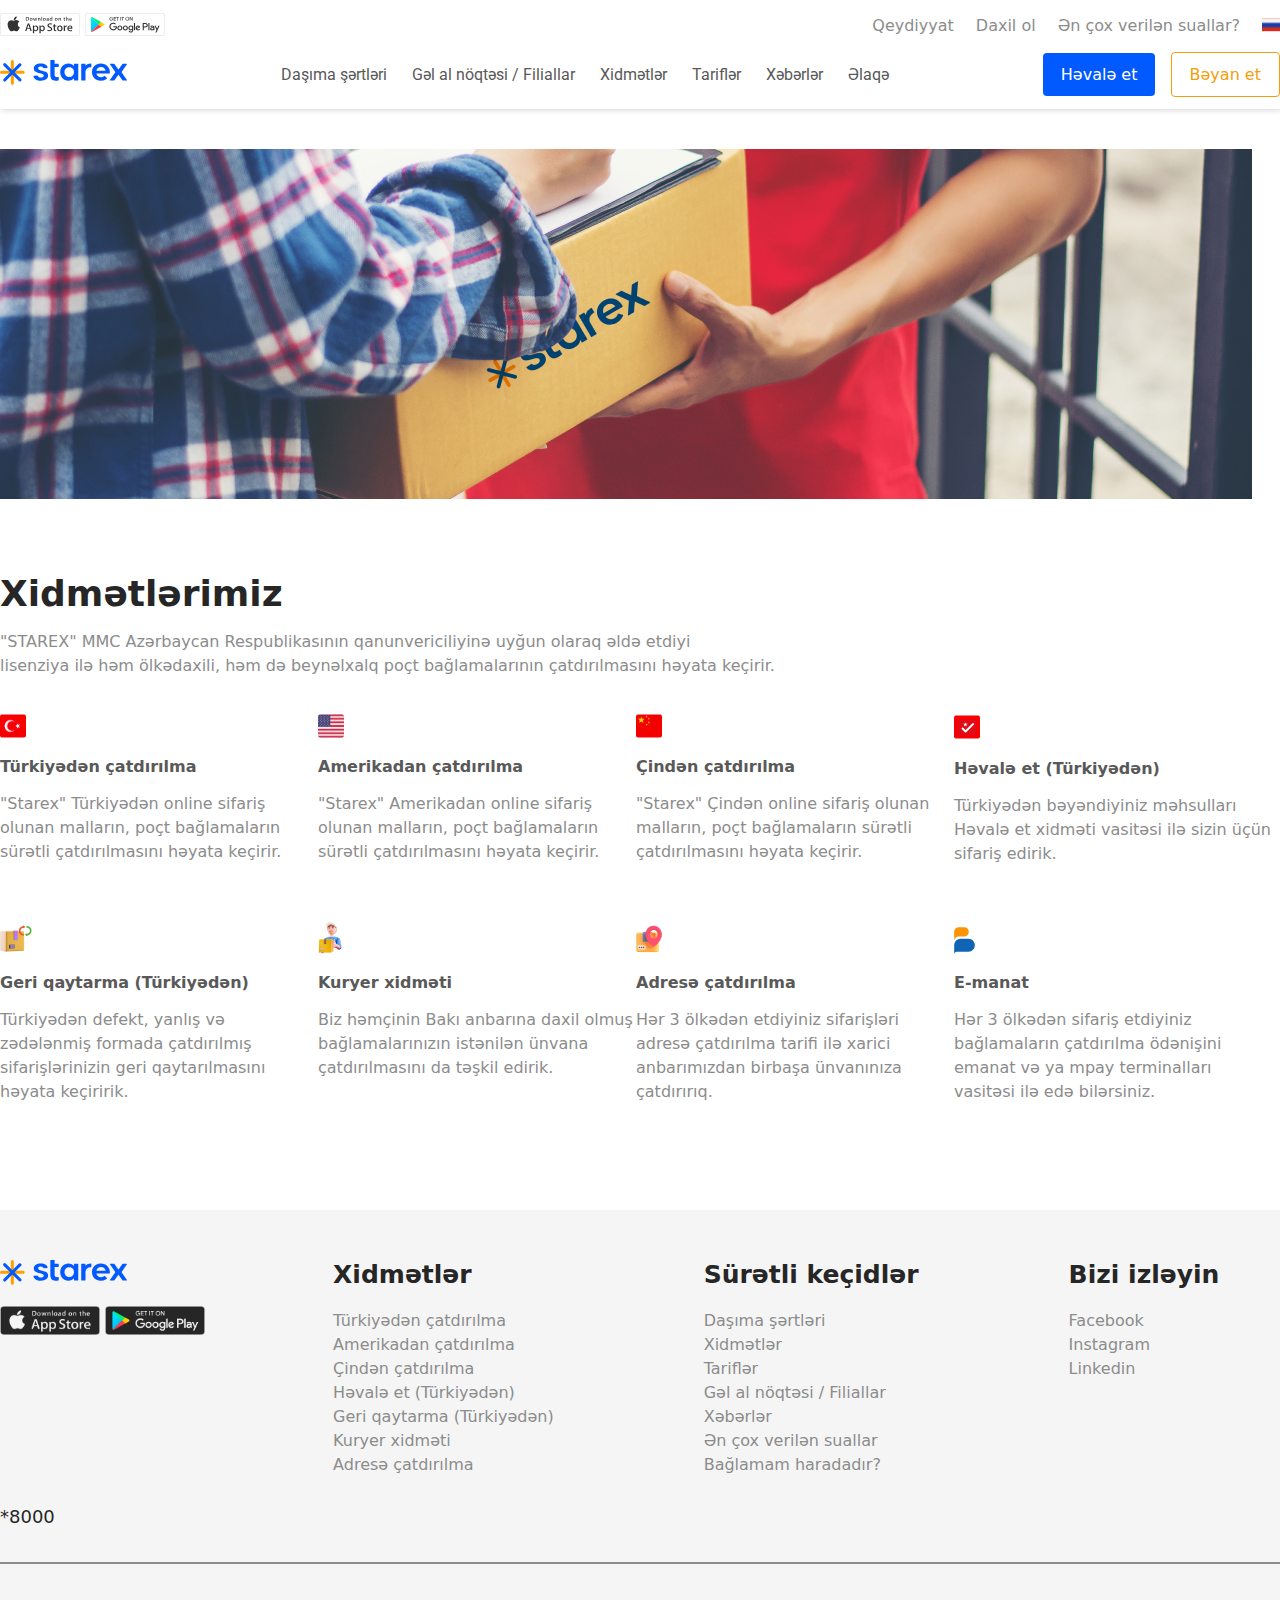
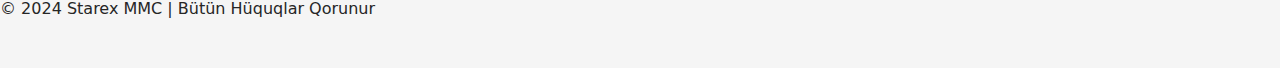
<file: services.html>
<!DOCTYPE html>
<html lang="en">
<head>
    <meta charset="UTF-8">
    <meta name="viewport" content="width=device-width, initial-scale=1.0">
    <title>Starex</title>
    <link
      rel="stylesheet"
      href="https://cdnjs.cloudflare.com/ajax/libs/font-awesome/6.6.0/css/all.min.css"
      integrity="sha512-Kc323vGBEqzTmouAECnVceyQqyqdsSiqLQISBL29aUW4U/M7pSPA/gEUZQqv1cwx4OnYxTxve5UMg5GT6L4JJg=="
      crossorigin="anonymous"
      referrerpolicy="no-referrer"
    />
    <link rel="stylesheet" href="./assets/css/style.css" />
    <link rel="preconnect" href="https://fonts.googleapis.com" />
    <link rel="preconnect" href="https://fonts.gstatic.com" crossorigin />
    <link
      href="https://fonts.googleapis.com/css2?family=Inter:wght@100..900&family=Roboto:ital,wght@0,100;0,300;0,400;0,500;0,700;0,900;1,100;1,300;1,400;1,500;1,700;1,900&display=swap"
      rel="stylesheet"
    />
</head>
<body>
    <!-- header start -->
    <header>
    <div class="container">
      <div class="header-top">
          <div class="header-top-left">
            <a href="*">
              <svg
                width="80"
                height="23"
                fill="none"
                xmlns="http://www.w3.org/2000/svg"
              >
                <path
                  d="M79.556 20.348c0 1.225-1.018 2.218-2.278 2.218H2.726c-1.259 0-2.28-.993-2.28-2.218V2.654C.445 1.43 1.466.434 2.725.434h74.552c1.26 0 2.278.996 2.278 2.221v17.692Z"
                  fill="#fff"
                ></path>
                <path
                  d="M77.037.46c1.372 0 2.488 1.084 2.488 2.415v17.25c0 1.331-1.116 2.414-2.488 2.414H2.963c-1.372 0-2.488-1.083-2.488-2.414V2.875C.475 1.544 1.59.461 2.963.461h74.074Zm0-.46H2.963C1.334 0 0 1.294 0 2.875v17.25C0 21.705 1.334 23 2.963 23h74.074C78.666 23 80 21.706 80 20.125V2.875C80 1.295 78.666 0 77.037 0Z"
                  fill="#D9D9D9"
                ></path>
                <path
                  d="M17.855 11.376c-.017-1.853 1.564-2.755 1.636-2.797-.895-1.267-2.283-1.44-2.77-1.453-1.166-.12-2.297.676-2.891.676-.606 0-1.52-.665-2.505-.645-1.269.019-2.455.731-3.106 1.837-1.342 2.256-.341 5.57.946 7.394.643.893 1.395 1.89 2.38 1.855.962-.038 1.322-.595 2.484-.595 1.152 0 1.49.595 2.493.573 1.034-.016 1.684-.897 2.305-1.798.744-1.024 1.043-2.032 1.055-2.083-.025-.008-2.008-.743-2.027-2.964ZM15.959 5.926c.518-.628.872-1.483.774-2.351-.75.032-1.688.503-2.227 1.118-.478.541-.905 1.43-.795 2.264.843.061 1.707-.412 2.248-1.03ZM31.789 18.115h-1.346l-.737-2.247h-2.563l-.702 2.247h-1.31l2.539-7.652h1.568l2.55 7.652Zm-2.305-3.19-.667-1.999c-.07-.204-.203-.684-.398-1.441h-.023c-.078.325-.203.806-.375 1.441l-.655 1.999h2.118ZM38.319 15.289c0 .938-.262 1.68-.784 2.224-.469.485-1.05.727-1.744.727-.749 0-1.287-.26-1.615-.783h-.023v2.907h-1.264v-5.95c0-.59-.016-1.195-.047-1.816h1.111l.071.874h.024c.421-.659 1.06-.988 1.919-.988.67 0 1.23.258 1.678.772.45.515.674 1.193.674 2.033Zm-1.288.045c0-.537-.124-.98-.374-1.329a1.306 1.306 0 0 0-1.1-.545c-.312 0-.595.101-.848.3-.254.202-.42.465-.497.79-.04.152-.059.276-.059.374v.92c0 .402.127.74.38 1.017.254.276.584.414.99.414.475 0 .845-.178 1.11-.533.266-.356.398-.825.398-1.408ZM44.856 15.289c0 .938-.261 1.68-.784 2.224-.468.485-1.05.727-1.743.727-.75 0-1.287-.26-1.614-.783h-.024v2.907h-1.264v-5.95c0-.59-.016-1.195-.046-1.816h1.11l.071.874h.024c.42-.659 1.06-.988 1.919-.988.67 0 1.23.258 1.68.772.447.515.671 1.193.671 2.033Zm-1.287.045c0-.537-.125-.98-.375-1.329a1.304 1.304 0 0 0-1.1-.545 1.34 1.34 0 0 0-.848.3 1.389 1.389 0 0 0-.497.79 1.593 1.593 0 0 0-.058.374v.92c0 .402.127.74.38 1.017.253.276.582.414.989.414.476 0 .846-.178 1.11-.533.266-.356.4-.825.4-1.408ZM52.17 15.97c0 .65-.234 1.18-.701 1.589-.514.446-1.23.67-2.148.67-.849 0-1.53-.16-2.044-.477l.293-1.022a3.543 3.543 0 0 0 1.826.489c.476 0 .846-.105 1.112-.313a1.01 1.01 0 0 0 .397-.836c0-.31-.109-.572-.327-.784-.218-.213-.581-.41-1.088-.592-1.381-.5-2.07-1.232-2.07-2.194 0-.63.24-1.145.725-1.546.482-.402 1.126-.603 1.93-.603.718 0 1.314.121 1.79.363l-.316 1a3.182 3.182 0 0 0-1.509-.352c-.444 0-.792.106-1.04.318a.897.897 0 0 0-.316.693c0 .302.12.552.362.749.21.182.592.378 1.147.59.678.265 1.177.575 1.498.93.319.355.478.798.478 1.327ZM56.348 13.517h-1.392v2.68c0 .68.245 1.021.737 1.021.226 0 .413-.019.56-.057l.036.931c-.249.09-.577.136-.983.136-.499 0-.889-.148-1.17-.443-.28-.296-.421-.791-.421-1.488v-2.78h-.83v-.92h.83v-1.011l1.24-.364v1.374h1.393v.921ZM62.631 15.31c0 .849-.25 1.545-.749 2.09-.523.56-1.218.84-2.083.84-.835 0-1.5-.269-1.995-.806-.495-.537-.743-1.215-.743-2.032 0-.855.255-1.555.767-2.1.51-.545 1.198-.817 2.064-.817.835 0 1.506.268 2.013.806.484.521.726 1.195.726 2.02Zm-1.31.04c0-.508-.113-.945-.34-1.309-.264-.44-.643-.66-1.134-.66-.508 0-.893.22-1.158.66-.227.365-.34.808-.34 1.332 0 .51.113.946.34 1.31.273.44.654.66 1.147.66.482 0 .861-.225 1.134-.672.233-.371.35-.812.35-1.32ZM66.739 13.676a2.263 2.263 0 0 0-.399-.034c-.444 0-.788.163-1.03.489-.21.287-.315.65-.315 1.09v2.894h-1.263l.012-3.78c0-.636-.016-1.215-.048-1.737h1.1l.047 1.056h.035a1.89 1.89 0 0 1 .632-.874 1.56 1.56 0 0 1 .913-.296c.117 0 .222.008.316.023v1.169ZM72.388 15.095c0 .22-.015.405-.047.556h-3.79c.015.545.198.962.55 1.25.32.256.733.385 1.24.385.561 0 1.073-.087 1.533-.26l.198.85c-.538.228-1.173.341-1.906.341-.882 0-1.574-.252-2.078-.755-.502-.503-.754-1.178-.754-2.026 0-.832.234-1.525.703-2.078.49-.59 1.154-.884 1.988-.884.82 0 1.44.294 1.861.884.334.47.502 1.049.502 1.737Zm-1.205-.318a1.627 1.627 0 0 0-.246-.942c-.218-.341-.554-.512-1.006-.512a1.21 1.21 0 0 0-1.006.5c-.21.265-.335.583-.374.953h2.632v.001ZM29.068 5.755c0 .677-.21 1.186-.627 1.529-.387.315-.937.473-1.65.473-.353 0-.655-.015-.908-.044V4.015c.33-.052.686-.078 1.07-.078.678 0 1.19.143 1.535.43.386.323.58.786.58 1.388Zm-.655.017c0-.439-.12-.775-.36-1.01-.239-.234-.588-.351-1.049-.351-.195 0-.362.013-.5.039v2.811c.076.012.216.017.42.017.475 0 .842-.128 1.1-.385.258-.256.389-.63.389-1.121ZM32.541 6.346c0 .417-.122.759-.368 1.027-.257.275-.598.412-1.023.412-.41 0-.737-.131-.98-.396-.243-.264-.365-.597-.365-.998 0-.42.125-.764.377-1.032.25-.267.588-.4 1.014-.4.41 0 .74.13.989.395.237.256.356.587.356.992Zm-.644.02c0-.25-.056-.465-.166-.644a.616.616 0 0 0-.558-.324c-.249 0-.439.108-.569.324a1.214 1.214 0 0 0-.166.655c0 .25.055.464.166.643a.63.63 0 0 0 .564.324c.237 0 .423-.11.557-.33a1.19 1.19 0 0 0 .172-.648ZM37.196 5.013l-.875 2.71h-.569l-.362-1.176a8.615 8.615 0 0 1-.224-.876h-.011c-.054.298-.129.59-.225.876l-.385 1.177h-.575l-.822-2.71h.638l.316 1.288c.077.305.14.595.19.87h.011c.046-.227.123-.515.23-.864l.397-1.294h.506l.38 1.266c.092.309.166.606.224.892h.017c.042-.279.106-.576.19-.892l.339-1.266h.61ZM40.413 7.724h-.621V6.17c0-.478-.188-.717-.563-.717a.568.568 0 0 0-.449.197.687.687 0 0 0-.172.465v1.607h-.621V5.788c0-.238-.008-.496-.023-.776h.546l.029.424h.017a.882.882 0 0 1 .322-.327c.168-.101.356-.153.563-.153.26 0 .477.082.65.246.214.2.322.5.322.898v1.624ZM42.126 7.724h-.62V3.769h.62v3.955ZM45.782 6.346c0 .417-.123.759-.368 1.027-.257.275-.599.412-1.024.412-.41 0-.737-.131-.98-.396-.243-.264-.364-.597-.364-.998 0-.42.125-.764.376-1.032.251-.267.59-.4 1.014-.4.41 0 .74.13.99.395.237.256.356.587.356.992Zm-.645.02c0-.25-.056-.465-.166-.644a.615.615 0 0 0-.557-.324c-.25 0-.44.108-.57.324a1.214 1.214 0 0 0-.166.655c0 .25.056.464.167.643a.63.63 0 0 0 .563.324c.237 0 .423-.11.557-.33.115-.182.172-.398.172-.648ZM48.788 7.724h-.558l-.046-.312h-.017c-.191.249-.463.373-.816.373-.264 0-.477-.082-.638-.245a.757.757 0 0 1-.218-.552c0-.331.142-.584.428-.759.286-.174.687-.26 1.205-.256v-.05c0-.358-.194-.536-.58-.536-.276 0-.519.067-.729.2l-.126-.395c.26-.156.58-.234.958-.234.73 0 1.096.374 1.096 1.121v.999c0 .27.014.486.04.646Zm-.645-.932v-.418c-.685-.011-1.028.171-1.028.547 0 .141.04.247.12.318.08.07.182.105.303.105a.64.64 0 0 0 .38-.125.512.512 0 0 0 .225-.427ZM52.317 7.724h-.55l-.03-.436h-.017c-.176.331-.476.497-.897.497-.337 0-.617-.128-.84-.385-.222-.256-.332-.589-.332-.998 0-.439.12-.794.362-1.065.234-.253.52-.38.862-.38.375 0 .637.123.787.368h.012V3.77h.621v3.224c0 .264.007.507.022.73Zm-.643-1.144V6.13a.682.682 0 0 0-.242-.555.621.621 0 0 0-.416-.148.643.643 0 0 0-.546.268c-.132.179-.199.407-.199.686 0 .268.063.485.19.652a.645.645 0 0 0 .544.268.606.606 0 0 0 .49-.223.73.73 0 0 0 .179-.497ZM57.628 6.346c0 .417-.123.759-.368 1.027-.257.275-.597.412-1.023.412-.41 0-.736-.131-.98-.396-.243-.264-.365-.597-.365-.998 0-.42.125-.764.377-1.032.25-.267.589-.4 1.015-.4.41 0 .74.13.988.395.237.256.356.587.356.992Zm-.643.02c0-.25-.056-.465-.167-.644a.617.617 0 0 0-.557-.324.628.628 0 0 0-.57.324 1.214 1.214 0 0 0-.166.655c0 .25.055.464.166.643a.63.63 0 0 0 .564.324c.237 0 .423-.11.557-.33.115-.182.173-.398.173-.648ZM60.968 7.724h-.62V6.17c0-.478-.187-.717-.563-.717a.566.566 0 0 0-.448.197.684.684 0 0 0-.173.465v1.607h-.622V5.788c0-.238-.007-.496-.022-.776h.546l.029.424h.017a.892.892 0 0 1 .322-.327c.169-.101.356-.153.563-.153.26 0 .477.082.65.246.215.2.322.5.322.898v1.624ZM65.147 5.464h-.684v1.317c0 .335.122.502.362.502.111 0 .204-.01.277-.028l.016.457a1.434 1.434 0 0 1-.483.067c-.245 0-.436-.072-.574-.217-.138-.145-.207-.389-.207-.73V5.463h-.408v-.451h.408v-.497l.608-.178v.674h.684v.452ZM68.437 7.724h-.622V6.183c0-.486-.187-.73-.562-.73-.288 0-.485.141-.593.423a.739.739 0 0 0-.029.217v1.63h-.62V3.769h.62v1.634h.012a.946.946 0 0 1 .84-.446.88.88 0 0 1 .638.246c.21.204.316.507.316.909v1.612ZM71.825 6.24c0 .108-.009.2-.023.273h-1.863c.008.268.097.472.27.614.157.126.36.19.61.19.275 0 .526-.043.753-.129l.097.419a2.402 2.402 0 0 1-.938.167c-.432 0-.773-.123-1.02-.37-.247-.248-.37-.58-.37-.996 0-.409.115-.75.345-1.02.24-.29.566-.435.977-.435.401 0 .707.145.913.435.166.23.249.514.249.852Zm-.593-.156a.793.793 0 0 0-.12-.462c-.108-.168-.272-.252-.494-.252a.595.595 0 0 0-.495.246.897.897 0 0 0-.184.468h1.293Z"
                  fill="#333"
                ></path>
              </svg>
            </a>
            <a href="*">
              <svg
                width="80"
                height="23"
                fill="none"
                xmlns="http://www.w3.org/2000/svg"
              >
                <path
                  d="M77.037 23H2.963C1.334 23 0 21.706 0 20.125V2.875C0 1.295 1.334 0 2.963 0h74.074C78.666 0 80 1.294 80 2.875v17.25C80 21.705 78.666 23 77.037 23Z"
                  fill="#fff"
                ></path>
                <path
                  d="M77.037.46c1.372 0 2.488 1.084 2.488 2.415v17.25c0 1.331-1.116 2.414-2.488 2.414H2.963c-1.372 0-2.488-1.083-2.488-2.414V2.875C.475 1.544 1.59.461 2.963.461h74.074Zm0-.46H2.963C1.334 0 0 1.294 0 2.875v17.25C0 21.705 1.334 23 2.963 23h74.074C78.666 23 80 21.706 80 20.125V2.875C80 1.295 78.666 0 77.037 0Z"
                  fill="#D9D9D9"
                ></path>
                <path
                  d="M28.098 5.89c0 .48-.148.865-.44 1.152-.335.34-.773.51-1.308.51-.512 0-.949-.173-1.308-.516a1.717 1.717 0 0 1-.538-1.286c0-.511.18-.938.538-1.283.36-.346.796-.52 1.308-.52.255 0 .498.051.73.146.23.096.419.225.555.385l-.31.303c-.237-.272-.561-.407-.975-.407a1.38 1.38 0 0 0-.972.382c-.272.256-.408.587-.408.994 0 .407.136.741.408.997.275.252.599.382.972.382.396 0 .73-.13.992-.385.174-.169.272-.402.298-.7h-1.29V5.63h1.721c.021.09.027.177.027.261ZM30.833 4.45h-1.617v1.093h1.458v.415h-1.458v1.093h1.617v.423h-2.075V4.027h2.075v.423ZM32.757 7.474h-.458V4.45h-.992v-.424h2.442v.424h-.992v3.024ZM35.517 7.474V4.027h.457v3.447h-.457ZM38 7.474h-.455V4.45h-.995v-.424h2.445v.424h-.996v3.024ZM43.62 7.03c-.35.349-.784.523-1.302.523-.52 0-.955-.174-1.305-.523a1.736 1.736 0 0 1-.524-1.28c0-.505.174-.932.524-1.28.35-.349.784-.523 1.305-.523.515 0 .949.174 1.3.526.352.35.526.775.526 1.277 0 .505-.174.932-.524 1.28Zm-2.269-.289c.264.258.585.388.967.388.38 0 .703-.13.964-.388.263-.258.396-.59.396-.991 0-.402-.133-.733-.396-.991a1.32 1.32 0 0 0-.964-.388c-.382 0-.703.13-.967.388-.263.258-.396.59-.396.99 0 .403.133.734.396.992ZM44.784 7.473V4.026h.555l1.728 2.681h.02l-.02-.662V4.026h.457v3.447h-.477l-1.81-2.813h-.02l.02.666v2.147h-.453Z"
                  fill="#333"
                  stroke="#333"
                  stroke-width="0.101"
                  stroke-miterlimit="10"
                ></path>
                <path
                  d="M40.376 12.508c-1.392 0-2.529 1.028-2.529 2.446 0 1.406 1.137 2.445 2.53 2.445 1.394 0 2.531-1.039 2.531-2.445 0-1.418-1.137-2.446-2.532-2.446Zm0 3.928c-.764 0-1.42-.612-1.42-1.482 0-.882.656-1.483 1.42-1.483.764 0 1.424.6 1.424 1.483 0 .87-.66 1.482-1.424 1.482Zm-5.517-3.928c-1.395 0-2.53 1.028-2.53 2.446 0 1.406 1.135 2.445 2.53 2.445 1.393 0 2.528-1.039 2.528-2.445 0-1.418-1.135-2.446-2.529-2.446Zm0 3.928c-.765 0-1.424-.612-1.424-1.482 0-.882.659-1.483 1.423-1.483s1.421.6 1.421 1.483c0 .87-.657 1.482-1.42 1.482Zm-6.567-3.178v1.039h2.558c-.075.58-.274 1.008-.581 1.305-.373.36-.955.758-1.976.758-1.575 0-2.807-1.232-2.807-2.76 0-1.527 1.232-2.76 2.806-2.76.852 0 1.47.323 1.928.741l.755-.732c-.64-.592-1.49-1.047-2.683-1.047-2.158 0-3.972 1.704-3.972 3.798 0 2.095 1.814 3.799 3.973 3.799 1.166 0 2.043-.37 2.731-1.067.706-.685.926-1.648.926-2.426 0-.241-.02-.463-.058-.649h-3.6Zm26.85.805c-.209-.547-.851-1.555-2.16-1.555-1.295 0-2.375.991-2.375 2.446 0 1.37 1.069 2.445 2.5 2.445a2.516 2.516 0 0 0 2.101-1.084l-.86-.556c-.286.407-.676.677-1.24.677-.561 0-.964-.25-1.221-.741l3.37-1.354-.116-.278Zm-3.438.815a1.36 1.36 0 0 1 1.317-1.426c.44 0 .813.213.938.518l-2.255.908Zm-2.74 2.372h1.108v-7.187h-1.108v7.187Zm-1.814-4.197h-.038c-.248-.286-.723-.545-1.325-.545-1.262 0-2.416 1.075-2.416 2.454 0 1.37 1.154 2.437 2.416 2.437.602 0 1.077-.261 1.325-.556h.038v.351c0 .935-.515 1.438-1.346 1.438-.677 0-1.097-.475-1.27-.874l-.964.39a2.404 2.404 0 0 0 2.234 1.447c1.3 0 2.396-.742 2.396-2.547v-4.391h-1.05v.396Zm-1.268 3.383c-.764 0-1.403-.62-1.403-1.474 0-.862.64-1.491 1.403-1.491.753 0 1.346.629 1.346 1.49 0 .854-.593 1.475-1.346 1.475Zm14.448-6.373h-2.65v7.187h1.104v-2.723h1.546c1.227 0 2.43-.862 2.43-2.233 0-1.37-1.206-2.231-2.43-2.231Zm.028 3.464h-1.574v-2.465h1.574c.826 0 1.297.665 1.297 1.232 0 .557-.471 1.233-1.297 1.233Zm6.832-1.033c-.798 0-1.629.342-1.97 1.1l.98.4c.212-.4.6-.529 1.01-.529.574 0 1.155.334 1.164.925v.075a2.487 2.487 0 0 0-1.155-.278c-1.056 0-2.132.564-2.132 1.617 0 .963.865 1.583 1.837 1.583.744 0 1.154-.325 1.412-.704h.038v.556h1.067V14.48c0-1.274-.98-1.987-2.25-1.987Zm-.133 3.939c-.362 0-.865-.174-.865-.609 0-.556.628-.77 1.172-.77.486 0 .714.105 1.01.242-.087.665-.677 1.137-1.317 1.137Zm6.273-3.781-1.27 3.115h-.038l-1.313-3.115h-1.192l1.973 4.354-1.126 2.423h1.155l3.04-6.777H73.33Zm-9.962 4.598h1.108v-7.187h-1.108v7.187Z"
                  fill="#333"
                ></path>
                <path
                  d="M6.185 4.335c-.174.177-.274.452-.274.808V17.86c0 .357.1.632.274.809l.043.039 7.344-7.123v-.168L6.228 4.293l-.043.042Z"
                  fill="url(#play-store_svg__a)"
                ></path>
                <path
                  d="m16.017 13.96-2.446-2.376v-.168L16.02 9.04l.055.031 2.9 1.601c.827.454.827 1.202 0 1.659l-2.9 1.598-.058.03Z"
                  fill="url(#play-store_svg__b)"
                ></path>
                <path
                  d="M16.07 13.929 13.569 11.5 6.18 18.668c.275.28.723.314 1.232.034l8.657-4.773Z"
                  fill="url(#play-store_svg__c)"
                ></path>
                <path
                  d="M16.07 9.071 7.413 4.298c-.51-.277-.957-.243-1.232.037l7.387 7.165 2.502-2.429Z"
                  fill="url(#play-store_svg__d)"
                ></path>
                <defs>
                  <linearGradient
                    id="play-store_svg__a"
                    x1="12.92"
                    y1="17.992"
                    x2="3.274"
                    y2="8.051"
                    gradientUnits="userSpaceOnUse"
                  >
                    <stop stop-color="#00A0FF"></stop>
                    <stop offset="0.007" stop-color="#00A1FF"></stop>
                    <stop offset="0.26" stop-color="#00BEFF"></stop>
                    <stop offset="0.512" stop-color="#00D2FF"></stop>
                    <stop offset="0.76" stop-color="#00DFFF"></stop>
                    <stop offset="1" stop-color="#00E3FF"></stop>
                  </linearGradient>
                  <linearGradient
                    id="play-store_svg__b"
                    x1="20.051"
                    y1="11.499"
                    x2="5.712"
                    y2="11.499"
                    gradientUnits="userSpaceOnUse"
                  >
                    <stop stop-color="#FFE000"></stop>
                    <stop offset="0.409" stop-color="#FFBD00"></stop>
                    <stop offset="0.775" stop-color="orange"></stop>
                    <stop offset="1" stop-color="#FF9C00"></stop>
                  </linearGradient>
                  <linearGradient
                    id="play-store_svg__c"
                    x1="14.71"
                    y1="10.18"
                    x2="1.629"
                    y2="-3.301"
                    gradientUnits="userSpaceOnUse"
                  >
                    <stop stop-color="#FF3A44"></stop>
                    <stop offset="1" stop-color="#C31162"></stop>
                  </linearGradient>
                  <linearGradient
                    id="play-store_svg__d"
                    x1="4.322"
                    y1="22.899"
                    x2="10.162"
                    y2="16.879"
                    gradientUnits="userSpaceOnUse"
                  >
                    <stop stop-color="#32A071"></stop>
                    <stop offset="0.069" stop-color="#2DA771"></stop>
                    <stop offset="0.476" stop-color="#15CF74"></stop>
                    <stop offset="0.801" stop-color="#06E775"></stop>
                    <stop offset="1" stop-color="#00F076"></stop>
                  </linearGradient>
                </defs>
              </svg>
            </a>
          </div>
          <div class="header-top-right">
            <nav>
              <ul>
                <li>
                  <a href="*">Qeydiyyat</a>
                </li>
                <li>
                  <a href="*">Daxil ol</a>
                </li>
                <li>
                  <a href="*">Ən çox verilən suallar?</a>
                </li>
                <li>
                  <svg
                    width="18"
                    height="18"
                    fill="none"
                    xmlns="http://www.w3.org/2000/svg"
                    xmlns:xlink="http://www.w3.org/1999/xlink"
                  >
                    <g clip-path="url(#flag-ru-lang_svg__a)">
                      <path
                        fill="url(#flag-ru-lang_svg__b)"
                        d="M-.964 2.571h19.286v12.857H-.964z"
                      ></path>
                    </g>
                    <defs>
                      <clipPath id="flag-ru-lang_svg__a">
                        <path fill="#fff" d="M0 0h18v18H0z"></path>
                      </clipPath>
                      <pattern
                        id="flag-ru-lang_svg__b"
                        patternContentUnits="objectBoundingBox"
                        width="1"
                        height="1"
                      >
                        <use
                          xlink:href="#flag-ru-lang_svg__c"
                          transform="scale(.0004 .00059)"
                        ></use>
                      </pattern>
                      <image
                        id="flag-ru-lang_svg__c"
                        width="2560"
                        height="1707"
                        xlink:href="[data-uri]"
                      ></image>
                    </defs>
                  </svg>
                </li>
              </ul>
            </nav>
          </div>
      </div>
      <div class="header-main">
          <div class="website-logo">
            <a href="./index.html">
              <svg
                width="127"
                height="25"
                fill="none"
                xmlns="http://www.w3.org/2000/svg"
                href="/"
              >
                <path
                  d="M45.691 11.799c-.998-.465-2.488-.928-4.471-1.393a13.094 13.094 0 0 1-1.644-.473 2.88 2.88 0 0 1-1.051-.651 1.322 1.322 0 0 1-.415-.963c0-.573.244-1.017.733-1.332.488-.316 1.142-.473 1.962-.473.662 0 1.239.172 1.732.518.408.308.678.653.812 1.039a.314.314 0 0 0 .322.203l3.655-.241a.322.322 0 0 0 .3-.37c-.219-1.301-.867-2.303-1.942-3.008-1.17-.765-2.757-1.148-4.76-1.148-2.211 0-3.948.41-5.212 1.229-1.253.81-1.88 1.994-1.88 3.552 0 .78.109 1.414.326 1.902.218.488.598.916 1.14 1.281a7.836 7.836 0 0 0 1.85.918c.75.257 1.702.518 2.858.784 2.546.573 3.82 1.392 3.82 2.457 0 .612-.272 1.093-.816 1.443-.543.351-1.248.526-2.116.526-.77 0-1.46-.187-2.073-.562-.536-.329-.894-.765-1.074-1.313a.334.334 0 0 0-.347-.218l-3.613.304a.328.328 0 0 0-.292.386c.23 1.376.954 2.446 2.174 3.21 1.312.829 3.054 1.244 5.226 1.244 2.25 0 4.004-.449 5.263-1.347 1.26-.899 1.913-2.177 1.962-3.835.04-1.085-.3-1.998-1.02-2.739-.349-.343-.817-.653-1.409-.93ZM58.398 3.76H54.93a.325.325 0 0 1-.324-.324V.324A.324.324 0 0 0 54.283 0h-3.614a.324.324 0 0 0-.324.324v14.48c0 1.995.404 3.47 1.214 4.427.799.957 2.151 1.436 4.056 1.436.885 0 1.83-.075 2.831-.224a.328.328 0 0 0 .28-.322v-2.843a.327.327 0 0 0-.382-.32c-.79.12-1.522.108-2.196-.038-1.027-.147-1.54-.903-1.54-2.266v-7.24c0-.18.147-.325.325-.325h3.466c.18 0 .325-.146.325-.324V4.083a.325.325 0 0 0-.326-.323ZM77.943 3.76H74.33a.324.324 0 0 0-.324.324v1.834c0 .081-.104.11-.149.042-.485-.733-1.198-1.313-2.139-1.741-1.041-.474-2.258-.71-3.649-.71a7.481 7.481 0 0 0-3.057.637 7.88 7.88 0 0 0-2.524 1.761c-.71.76-1.268 1.679-1.673 2.754a9.677 9.677 0 0 0-.606 3.434c0 1.214.202 2.36.606 3.434.405 1.077.963 1.99 1.673 2.74a7.834 7.834 0 0 0 2.524 1.761c.963.424 1.98.637 3.057.637 2.89 0 4.818-.806 5.785-2.419.042-.072.152-.045.152.04v1.818c0 .18.146.324.324.324h3.614c.18 0 .325-.146.325-.324V4.084a.325.325 0 0 0-.325-.324Zm-5.317 11.888c-.938.938-2.073 1.407-3.405 1.407-1.324 0-2.443-.47-3.361-1.407-.92-.938-1.378-2.123-1.378-3.553 0-1.45.459-2.64 1.378-3.568.898-.928 2.017-1.393 3.36-1.393s2.478.465 3.406 1.393c.917.927 1.377 2.112 1.377 3.552 0 1.443-.458 2.632-1.377 3.569ZM91.055 3.512c-1.326.023-2.396.19-3.206.5-.827.313-1.563.864-2.21 1.656-.049.06-.144.027-.144-.048V4.087a.324.324 0 0 0-.324-.324h-3.615a.325.325 0 0 0-.325.324v16.02c0 .18.147.325.325.325h3.614c.18 0 .324-.146.324-.325v-8.01c0-1.51.513-2.719 1.54-3.628.958-.837 2.302-1.28 4.031-1.327a.325.325 0 0 0 .32-.323v-2.98a.326.326 0 0 0-.33-.327ZM107.531 6.157a8.092 8.092 0 0 0-2.901-1.959c-1.133-.461-2.359-.688-3.671-.688-1.64 0-3.135.338-4.486 1.02a8.105 8.105 0 0 0-3.288 3.005c-.828 1.311-1.245 2.832-1.245 4.56 0 1.706.417 3.223 1.245 4.545a8.164 8.164 0 0 0 3.259 2.988c1.351.693 2.856 1.038 4.515 1.038 1.715 0 3.291-.4 4.724-1.2a8.741 8.741 0 0 0 1.293-.863.324.324 0 0 0 .021-.48l-2.222-2.221a.32.32 0 0 0-.458.012c-.23.236-.483.445-.758.628-.756.5-1.621.748-2.598.748-1.128 0-2.113-.348-2.963-1.05-.824-.68-1.367-1.583-1.633-2.71a.084.084 0 0 1 .08-.103h13.073a.327.327 0 0 0 .327-.314c.048-1.361-.115-2.623-.489-3.786-.408-1.253-1.016-2.308-1.825-3.17Zm-2.041 4.607h-9.049a.085.085 0 0 1-.082-.1c.238-1.149.764-2.057 1.58-2.73.817-.687 1.825-1.035 3.02-1.035 1.202 0 2.216.348 3.034 1.036.805.672 1.331 1.58 1.578 2.729a.083.083 0 0 1-.081.1Z"
                  fill="#005AFF"
                ></path>
                <path
                  d="M121.581 12.142a.081.081 0 0 1 0-.092l5.361-7.78a.325.325 0 0 0-.267-.51h-3.978a.329.329 0 0 0-.267.139l-3.924 5.641a.08.08 0 0 1-.133 0L114.45 3.9a.327.327 0 0 0-.268-.139h-3.993a.325.325 0 0 0-.268.51l5.364 7.78a.081.081 0 0 1 0 .092l-5.364 7.78a.325.325 0 0 0 .268.51h3.993a.33.33 0 0 0 .268-.139l3.923-5.644a.08.08 0 0 1 .133 0l3.924 5.644a.325.325 0 0 0 .267.139h3.978a.325.325 0 0 0 .267-.51l-5.361-7.78Z"
                  fill="#005AFF"
                ></path>
                <path
                  d="M23.214 10.855h-9.35V1.504a1.504 1.504 0 1 0-3.009 0v9.351H1.504a1.504 1.504 0 0 0 0 3.008h9.351v9.351a1.504 1.504 0 0 0 3.008 0v-9.35h9.351a1.504 1.504 0 1 0 0-3.009Z"
                  fill="#FFA000"
                ></path>
                <path
                  d="m21.099 18.971-6.612-6.612 6.612-6.612a1.504 1.504 0 0 0-2.126-2.126l-6.612 6.612-6.612-6.612a1.503 1.503 0 0 0-2.126 2.126l6.612 6.612-6.612 6.612a1.503 1.503 0 0 0 2.126 2.126l6.612-6.612 6.612 6.612a1.504 1.504 0 0 0 2.126-2.126Z"
                  fill="#005AFF"
                ></path>
              </svg>
            </a>
          </div>
          <div class="navigation">
            <nav>
              <ul>
                <li>
                  <a href="./terms.html">Daşıma şərtləri</a>
                </li>
                <li>
                  <a href="*">Gəl al nöqtəsi / Filiallar</a>
                </li>
                <li>
                  <a href="./services.html">Xidmətlər</a>
                </li>
                <li>
                  <a href="./tariff.html">Tariflər</a>
                </li>
                <li>
                  <a href="./news.html">Xəbərlər</a>
                </li>
                <li>
                  <a href="./contact.html">Əlaqə</a>
                </li>
              </ul>
            </nav>
          </div>
          <div class="header-button">
            <a href="*" class="primary-btn">Həvalə et</a>
            <a href="*" class="header-btn">Bəyan et</a>
          </div>
      </div>
    </div>
    </header>
    <!-- header end -->

    <!-- main start -->
    <main>
        <section id="services-page-img">
            <div class="container">
                <div class="services-img">
                    <img src="./assets/images/services.jpeg" alt="services-image">
                </div>               
            </div>
        </section>
        <section id="services">
            <div class="container">
              <div class="services-content">
                <div class="services-content-title">
                  <h2>Xidmətlərimiz</h2>
                </div>
                <div class="services-content-text">
                  "STAREX" MMC Azərbaycan Respublikasının qanunvericiliyinə uyğun
                  olaraq əldə etdiyi <br />lisenziya ilə həm ölkədaxili, həm də
                  beynəlxalq poçt bağlamalarının çatdırılmasını həyata keçirir.
                </div>
              </div>
              <div class="service-cards">
                <div class="service-card">
                  <div class="service-card-img">
                    <svg
                      width="26"
                      height="24"
                      fill="none"
                      xmlns="http://www.w3.org/2000/svg"
                      xmlns:xlink="http://www.w3.org/1999/xlink"
                    >
                      <rect
                        y="0.444"
                        width="26"
                        height="23.111"
                        rx="2"
                        fill="url(#flag-tr_svg__a)"
                      ></rect>
                      <defs>
                        <pattern
                          id="flag-tr_svg__a"
                          patternContentUnits="objectBoundingBox"
                          width="1"
                          height="1"
                        >
                          <use
                            xlink:href="#flag-tr_svg__b"
                            transform="matrix(.00208 0 0 .00234 -.045 0)"
                          ></use>
                        </pattern>
                        <image
                          id="flag-tr_svg__b"
                          width="640"
                          height="427"
                          xlink:href="[data-uri]"
                        ></image>
                      </defs>
                    </svg>
                  </div>
                  <div class="service-card-content">
                    <h6>Türkiyədən çatdırılma</h6>
                    <p>
                      "Starex" Türkiyədən online sifariş olunan malların, poçt
                      bağlamaların sürətli çatdırılmasını həyata keçirir.
                    </p>
                  </div>
                </div>
                <div class="service-card">
                  <div class="service-card-img">
                    <svg width="26" height="24" fill="none" xmlns="http://www.w3.org/2000/svg" xmlns:xlink="http://www.w3.org/1999/xlink"><rect y="0.444" width="26" height="23.111" rx="2" fill="url(#flag-usa_svg__a)"></rect><defs><pattern id="flag-usa_svg__a" patternContentUnits="objectBoundingBox" width="1" height="1"><use xlink:href="#flag-usa_svg__b" transform="matrix(.0014 0 0 .00158 -.197 0)"></use></pattern><image id="flag-usa_svg__b" width="1200" height="632" xlink:href="[data-uri]"></image></defs></svg>
                  </div>
                  <div class="service-card-content">
                    <h6>Amerikadan çatdırılma</h6>
                    <p>
                      "Starex" Amerikadan online sifariş olunan malların, poçt
                      bağlamaların sürətli çatdırılmasını həyata keçirir.
                    </p>
                  </div>
                </div>
                <div class="service-card">
                  <div class="service-card-img">
                    <svg width="26" height="24" fill="none" xmlns="http://www.w3.org/2000/svg" xmlns:xlink="http://www.w3.org/1999/xlink"><rect y="0.444" width="26" height="23.111" rx="2" fill="url(#flag-cn_svg__a)"></rect><defs><pattern id="flag-cn_svg__a" patternContentUnits="objectBoundingBox" width="1" height="1"><use xlink:href="#flag-cn_svg__b" transform="matrix(.00166 0 0 .00187 0 0)"></use></pattern><image id="flag-cn_svg__b" width="800" height="534" xlink:href="[data-uri]"></image></defs></svg>
                  </div>
                  <div class="service-card-content">
                    <h6>Çindən çatdırılma</h6>
                    <p>
                      "Starex" Çindən online sifariş olunan malların, poçt
                      bağlamaların sürətli çatdırılmasını həyata keçirir.
                    </p>
                  </div>
                </div>
                <div class="service-card">
                  <div class="service-card-img">
                    <svg width="26" height="26" fill="none" xmlns="http://www.w3.org/2000/svg" xmlns:xlink="http://www.w3.org/1999/xlink"><rect y="1.444" width="26" height="23.111" rx="2" fill="url(#flag-remit_svg__a)"></rect><path fill="#E30A17" d="M3.25 5.688h19.5v15.438H3.25z"></path><path d="m8.599 14.557 2.98 2.98 7.447-7.448" stroke="#fff" stroke-width="2" stroke-linecap="round" stroke-linejoin="round"></path><path d="m11.375 8.125.547 1.684h1.771l-1.432 1.041.547 1.684-1.433-1.04-1.433 1.04.547-1.684-1.432-1.04h1.77l.548-1.685Z" fill="#fff"></path><defs><pattern id="flag-remit_svg__a" patternContentUnits="objectBoundingBox" width="1" height="1"><use xlink:href="#flag-remit_svg__b" transform="matrix(.00208 0 0 .00234 -.045 0)"></use></pattern><image id="flag-remit_svg__b" width="640" height="427" xlink:href="[data-uri]"></image></defs></svg>
                  </div>
                  <div class="service-card-content">
                    <h6>Həvalə et (Türkiyədən)</h6>
                    <p>
                      Türkiyədən bəyəndiyiniz məhsulları Həvalə et xidməti vasitəsi ilə sizin üçün sifariş edirik.
                    </p>
                  </div>
                </div>
                <div class="service-card">
                  <div class="service-card-img">
                    <img src="./assets/images/return.1c8f9fde8752a803a9347d4c5b0aee04.png" alt="Geri qaytarma (Türkiyədən)">
                  </div>
                  <div class="service-card-content">
                    <h6>Geri qaytarma (Türkiyədən)</h6>
                    <p>
                      Türkiyədən defekt, yanlış və zədələnmiş formada çatdırılmış sifarişlərinizin geri qaytarılmasını həyata keçiririk.
                    </p>
                  </div>
                </div>
                <div class="service-card">
                  <div class="service-card-img">
                    <img src="./assets/images/courier.4b96a2f59e770feb17d74996f2f271f4.png" alt="Kuryer xidməti">
                  </div>
                  <div class="service-card-content">
                    <h6>Kuryer xidməti</h6>
                    <p>
                      Biz həmçinin Bakı anbarına daxil olmuş bağlamalarınızın istənilən ünvana çatdırılmasını da təşkil edirik.
                    </p>
                  </div>
                </div>
                <div class="service-card">
                  <div class="service-card-img">
                    <img src="./assets/images/location-pin.64ac65ab47f6aa2c55aa2f10817072a7.png" alt="Adresə çatdırılma">
                  </div>
                  <div class="service-card-content">
                    <h6>Adresə çatdırılma</h6>
                    <p>
                      Hər 3 ölkədən etdiyiniz sifarişləri adresə çatdırılma tarifi ilə xarici anbarımızdan birbaşa ünvanınıza çatdırırıq.
                    </p>
                  </div>
                </div>
                <div class="service-card">
                  <div class="service-card-img">
                    <svg width="32" height="32" fill="none" xmlns="http://www.w3.org/2000/svg"><g clip-path="url(#e-manat_svg__a)"><path d="M14.802 9.835a4.76 4.76 0 0 1-1.319 3.291 4.404 4.404 0 0 1-3.17 1.362H4.652a4.38 4.38 0 0 0-2.945 1.144 4.709 4.709 0 0 0-1.495 2.874V9.835a4.109 4.109 0 0 1 0-.674 4.707 4.707 0 0 1 1.502-2.858 4.378 4.378 0 0 1 2.938-1.135h5.661a4.282 4.282 0 0 1 1.717.355 4.423 4.423 0 0 1 1.45 1.02c.678.699 1.116 1.61 1.247 2.592.039.231.064.465.075.7Z" fill="#FA9500"></path><path d="M20.85 23.29a6.606 6.606 0 0 1-1.879 4.547 6.113 6.113 0 0 1-4.418 1.843H6.572c-3.193 0-5.674-.519-6.235 2.1h-.15v-8.49c0-.322.025-.643.075-.96a6.648 6.648 0 0 1 2.112-4.016 6.185 6.185 0 0 1 4.123-1.61h8.056a6.114 6.114 0 0 1 2.43.5c.77.332 1.47.819 2.06 1.432a6.583 6.583 0 0 1 1.745 3.694c.04.319.06.639.062.96Z" fill="#0F65B3"></path></g><defs><clipPath id="e-manat_svg__a"><path fill="#fff" transform="translate(0 5)" d="M0 0h21v27H0z"></path></clipPath></defs></svg>
                  </div>
                  <div class="service-card-content">
                    <h6>E-manat</h6>
                    <p>
                      Hər 3 ölkədən sifariş etdiyiniz bağlamaların çatdırılma ödənişini emanat və ya mpay terminalları vasitəsi ilə edə bilərsiniz.
                    </p>
                  </div>
                </div>
              </div>
            </div>
        </section>
    </main>
    <!-- main end -->
    
    <!-- footer start -->
    <footer>
      <div class="container">
        <div class="footer-main-page">
          <div class="footer-main-left">
            <a href="./index.html">
              <svg
              width="127"
              height="25"
              fill="none"
              xmlns="http://www.w3.org/2000/svg"
            >
              <path
                d="M45.691 11.799c-.998-.465-2.488-.928-4.471-1.393a13.094 13.094 0 0 1-1.644-.473 2.88 2.88 0 0 1-1.051-.651 1.322 1.322 0 0 1-.415-.963c0-.573.244-1.017.733-1.332.488-.316 1.142-.473 1.962-.473.662 0 1.239.172 1.732.518.408.308.678.653.812 1.039a.314.314 0 0 0 .322.203l3.655-.241a.322.322 0 0 0 .3-.37c-.219-1.301-.867-2.303-1.942-3.008-1.17-.765-2.757-1.148-4.76-1.148-2.211 0-3.948.41-5.212 1.229-1.253.81-1.88 1.994-1.88 3.552 0 .78.109 1.414.326 1.902.218.488.598.916 1.14 1.281a7.836 7.836 0 0 0 1.85.918c.75.257 1.702.518 2.858.784 2.546.573 3.82 1.392 3.82 2.457 0 .612-.272 1.093-.816 1.443-.543.351-1.248.526-2.116.526-.77 0-1.46-.187-2.073-.562-.536-.329-.894-.765-1.074-1.313a.334.334 0 0 0-.347-.218l-3.613.304a.328.328 0 0 0-.292.386c.23 1.376.954 2.446 2.174 3.21 1.312.829 3.054 1.244 5.226 1.244 2.25 0 4.004-.449 5.263-1.347 1.26-.899 1.913-2.177 1.962-3.835.04-1.085-.3-1.998-1.02-2.739-.349-.343-.817-.653-1.409-.93ZM58.398 3.76H54.93a.325.325 0 0 1-.324-.324V.324A.324.324 0 0 0 54.283 0h-3.614a.324.324 0 0 0-.324.324v14.48c0 1.995.404 3.47 1.214 4.427.799.957 2.151 1.436 4.056 1.436.885 0 1.83-.075 2.831-.224a.328.328 0 0 0 .28-.322v-2.843a.327.327 0 0 0-.382-.32c-.79.12-1.522.108-2.196-.038-1.027-.147-1.54-.903-1.54-2.266v-7.24c0-.18.147-.325.325-.325h3.466c.18 0 .325-.146.325-.324V4.083a.325.325 0 0 0-.326-.323ZM77.943 3.76H74.33a.324.324 0 0 0-.324.324v1.834c0 .081-.104.11-.149.042-.485-.733-1.198-1.313-2.139-1.741-1.041-.474-2.258-.71-3.649-.71a7.481 7.481 0 0 0-3.057.637 7.88 7.88 0 0 0-2.524 1.761c-.71.76-1.268 1.679-1.673 2.754a9.677 9.677 0 0 0-.606 3.434c0 1.214.202 2.36.606 3.434.405 1.077.963 1.99 1.673 2.74a7.834 7.834 0 0 0 2.524 1.761c.963.424 1.98.637 3.057.637 2.89 0 4.818-.806 5.785-2.419.042-.072.152-.045.152.04v1.818c0 .18.146.324.324.324h3.614c.18 0 .325-.146.325-.324V4.084a.325.325 0 0 0-.325-.324Zm-5.317 11.888c-.938.938-2.073 1.407-3.405 1.407-1.324 0-2.443-.47-3.361-1.407-.92-.938-1.378-2.123-1.378-3.553 0-1.45.459-2.64 1.378-3.568.898-.928 2.017-1.393 3.36-1.393s2.478.465 3.406 1.393c.917.927 1.377 2.112 1.377 3.552 0 1.443-.458 2.632-1.377 3.569ZM91.055 3.512c-1.326.023-2.396.19-3.206.5-.827.313-1.563.864-2.21 1.656-.049.06-.144.027-.144-.048V4.087a.324.324 0 0 0-.324-.324h-3.615a.325.325 0 0 0-.325.324v16.02c0 .18.147.325.325.325h3.614c.18 0 .324-.146.324-.325v-8.01c0-1.51.513-2.719 1.54-3.628.958-.837 2.302-1.28 4.031-1.327a.325.325 0 0 0 .32-.323v-2.98a.326.326 0 0 0-.33-.327ZM107.531 6.157a8.092 8.092 0 0 0-2.901-1.959c-1.133-.461-2.359-.688-3.671-.688-1.64 0-3.135.338-4.486 1.02a8.105 8.105 0 0 0-3.288 3.005c-.828 1.311-1.245 2.832-1.245 4.56 0 1.706.417 3.223 1.245 4.545a8.164 8.164 0 0 0 3.259 2.988c1.351.693 2.856 1.038 4.515 1.038 1.715 0 3.291-.4 4.724-1.2a8.741 8.741 0 0 0 1.293-.863.324.324 0 0 0 .021-.48l-2.222-2.221a.32.32 0 0 0-.458.012c-.23.236-.483.445-.758.628-.756.5-1.621.748-2.598.748-1.128 0-2.113-.348-2.963-1.05-.824-.68-1.367-1.583-1.633-2.71a.084.084 0 0 1 .08-.103h13.073a.327.327 0 0 0 .327-.314c.048-1.361-.115-2.623-.489-3.786-.408-1.253-1.016-2.308-1.825-3.17Zm-2.041 4.607h-9.049a.085.085 0 0 1-.082-.1c.238-1.149.764-2.057 1.58-2.73.817-.687 1.825-1.035 3.02-1.035 1.202 0 2.216.348 3.034 1.036.805.672 1.331 1.58 1.578 2.729a.083.083 0 0 1-.081.1Z"
                fill="#005AFF"
              ></path>
              <path
                d="M121.581 12.142a.081.081 0 0 1 0-.092l5.361-7.78a.325.325 0 0 0-.267-.51h-3.978a.329.329 0 0 0-.267.139l-3.924 5.641a.08.08 0 0 1-.133 0L114.45 3.9a.327.327 0 0 0-.268-.139h-3.993a.325.325 0 0 0-.268.51l5.364 7.78a.081.081 0 0 1 0 .092l-5.364 7.78a.325.325 0 0 0 .268.51h3.993a.33.33 0 0 0 .268-.139l3.923-5.644a.08.08 0 0 1 .133 0l3.924 5.644a.325.325 0 0 0 .267.139h3.978a.325.325 0 0 0 .267-.51l-5.361-7.78Z"
                fill="#005AFF"
              ></path>
              <path
                d="M23.214 10.855h-9.35V1.504a1.504 1.504 0 1 0-3.009 0v9.351H1.504a1.504 1.504 0 0 0 0 3.008h9.351v9.351a1.504 1.504 0 0 0 3.008 0v-9.35h9.351a1.504 1.504 0 1 0 0-3.009Z"
                fill="#FFA000"
              ></path>
              <path
                d="m21.099 18.971-6.612-6.612 6.612-6.612a1.504 1.504 0 0 0-2.126-2.126l-6.612 6.612-6.612-6.612a1.503 1.503 0 0 0-2.126 2.126l6.612 6.612-6.612 6.612a1.503 1.503 0 0 0 2.126 2.126l6.612-6.612 6.612 6.612a1.504 1.504 0 0 0 2.126-2.126Z"
                fill="#005AFF"
              ></path>
            </svg>
            </a>
            <div class="stores">
              <a href="*">
                <img src="./assets/images/app-store.png" alt="app-store" />
              </a>
              <a href="*">
                <img src="./assets/images/play-store.png" alt="play-store" />
              </a>
            </div>
            <div class="contact">
              <a href="*"
                ><i class="fa-solid fa-phone fa-sm" style="color: #262626"></i
                >*8000</a
              >
            </div>
          </div>
          <div class="footer-main-right">
            <div class="footer-services">
              <h4>Xidmətlər</h4>
              <nav>
                <ul>
                  <li>
                    <a href="*">
                      Türkiyədən çatdırılma
                    </a>
                  </li>
                  <li>
                    <a href="*">
                      Amerikadan çatdırılma
                    </a>
                  </li>
                  <li>
                    <a href="*">
                      Çindən çatdırılma
                    </a>
                  </li>
                  <li>
                    <a href="*">
                      Həvalə et (Türkiyədən)
                    </a>
                  </li>
                  <li>
                    <a href="*">
                      Geri qaytarma (Türkiyədən)
                    </a>
                  </li>
                  <li>
                    <a href="*">
                      Kuryer xidməti
                    </a>
                  </li>
                  <li>
                    <a href="*">
                      Adresə çatdırılma
                    </a>
                  </li>
                </ul>
              </nav>
            </div>
            <div class="footer-menu">
              <h4>Sürətli keçidlər</h4>
              <nav>
                <ul>
                  <li>
                    <a href="./terms.html">Daşıma şərtləri</a>
                  </li>
                  <li>
                    <a href="./services.html">Xidmətlər</a>
                  </li>
                  <li>
                    <a href="./tariff.html">Tariflər</a>
                  </li>
                  <li>
                    <a href="*">Gəl al nöqtəsi / Filiallar</a>
                  </li>
                  <li>
                    <a href="./news.html">Xəbərlər</a>
                  </li>
                  <li>
                    <a href="*">Ən çox verilən suallar</a>
                  </li>
                  <li>
                    <a href="*">Bağlamam haradadır?</a>
                  </li>
                </ul>
              </nav>
            </div>
            <div class="footer-social">
              <h4>Bizi izləyin</h4>
              <nav>
                <ul>
                  <li>
                    <a href="https://www.facebook.com/starex.az">Facebook</a>
                  </li>
                  <li>
                    <a href="https://www.instagram.com/starex.az">Instagram</a>
                  </li>
                  <li>
                    <a href="https://www.linkedin.com/company/starex-az/">Linkedin</a>
                  </li>
                </ul>
              </nav>
            </div>
          </div>
        </div>
      </div>
      <div class="divider"></div>
      <div class="container">
        <div class="footer-bottom">
          <p>© 2024 Starex MMC | Bütün Hüquqlar Qorunur</p>
        </div>
      </div>
    </footer>
    <!-- footer end -->
</body>
</html>
</file>
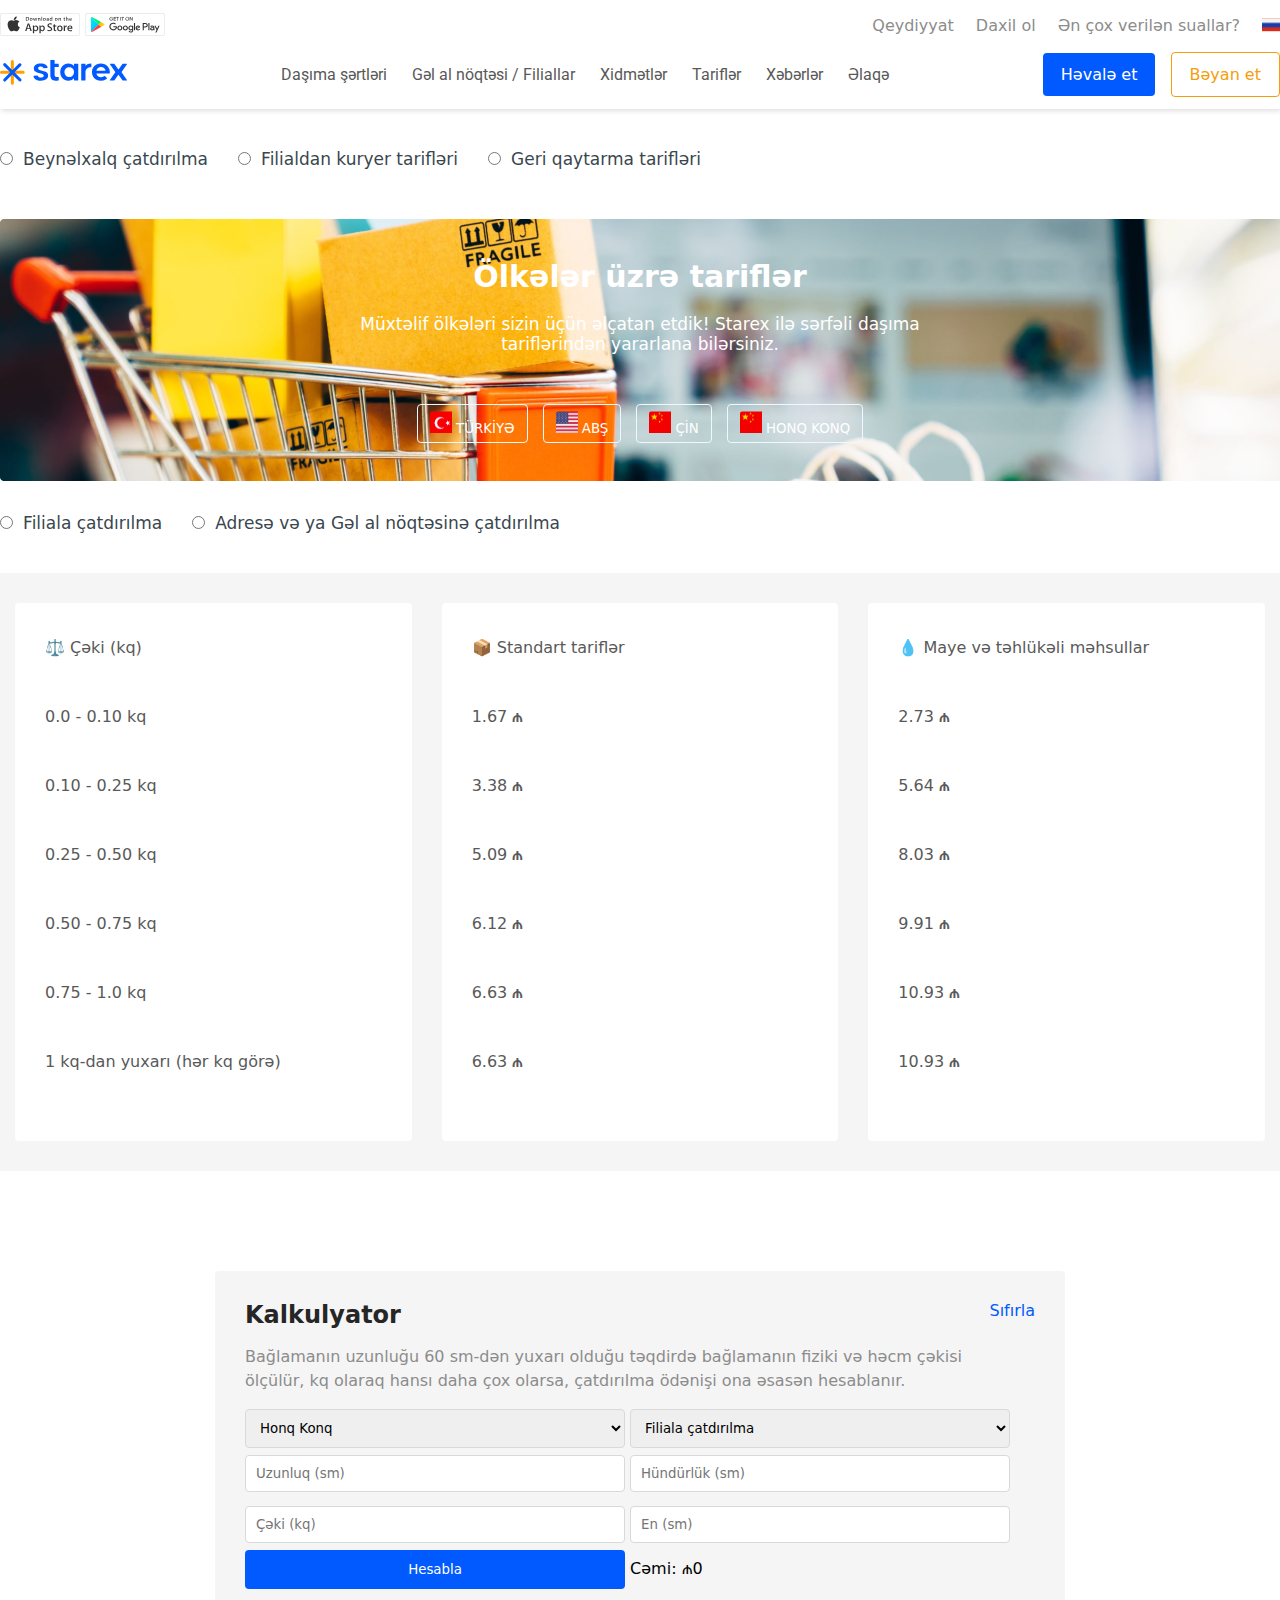
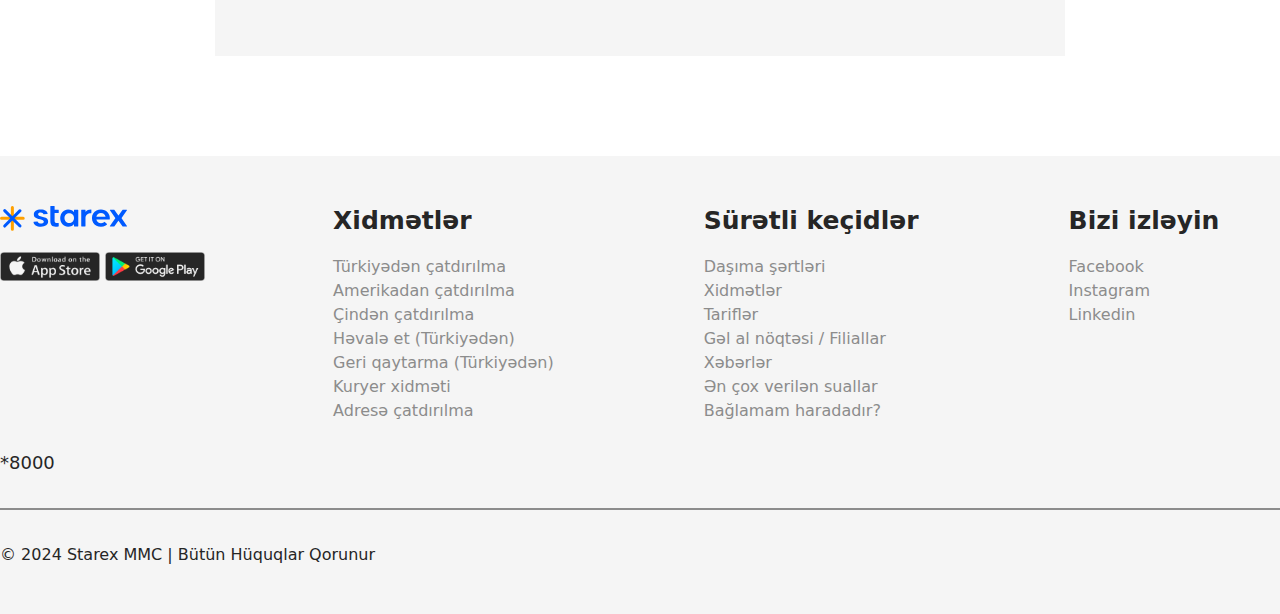
<file: tariff.html>
<!DOCTYPE html>
<html lang="en">
  <head>
    <meta charset="UTF-8" />
    <meta name="viewport" content="width=device-width, initial-scale=1.0" />
    <title>Starex</title>
    <link
      rel="stylesheet"
      href="https://cdnjs.cloudflare.com/ajax/libs/font-awesome/6.6.0/css/all.min.css"
      integrity="sha512-Kc323vGBEqzTmouAECnVceyQqyqdsSiqLQISBL29aUW4U/M7pSPA/gEUZQqv1cwx4OnYxTxve5UMg5GT6L4JJg=="
      crossorigin="anonymous"
      referrerpolicy="no-referrer"
    />
    <link rel="stylesheet" href="./assets/css/style.css" />
    <link rel="preconnect" href="https://fonts.googleapis.com" />
    <link rel="preconnect" href="https://fonts.gstatic.com" crossorigin />
    <link
      href="https://fonts.googleapis.com/css2?family=Inter:wght@100..900&family=Roboto:ital,wght@0,100;0,300;0,400;0,500;0,700;0,900;1,100;1,300;1,400;1,500;1,700;1,900&display=swap"
      rel="stylesheet"
    />
  </head>
  <body>
    <!-- header start -->
    <header>
      <div class="container">
        <div class="header-top">
          <div class="header-top-left">
            <a href="*">
              <svg
                width="80"
                height="23"
                fill="none"
                xmlns="http://www.w3.org/2000/svg"
              >
                <path
                  d="M79.556 20.348c0 1.225-1.018 2.218-2.278 2.218H2.726c-1.259 0-2.28-.993-2.28-2.218V2.654C.445 1.43 1.466.434 2.725.434h74.552c1.26 0 2.278.996 2.278 2.221v17.692Z"
                  fill="#fff"
                ></path>
                <path
                  d="M77.037.46c1.372 0 2.488 1.084 2.488 2.415v17.25c0 1.331-1.116 2.414-2.488 2.414H2.963c-1.372 0-2.488-1.083-2.488-2.414V2.875C.475 1.544 1.59.461 2.963.461h74.074Zm0-.46H2.963C1.334 0 0 1.294 0 2.875v17.25C0 21.705 1.334 23 2.963 23h74.074C78.666 23 80 21.706 80 20.125V2.875C80 1.295 78.666 0 77.037 0Z"
                  fill="#D9D9D9"
                ></path>
                <path
                  d="M17.855 11.376c-.017-1.853 1.564-2.755 1.636-2.797-.895-1.267-2.283-1.44-2.77-1.453-1.166-.12-2.297.676-2.891.676-.606 0-1.52-.665-2.505-.645-1.269.019-2.455.731-3.106 1.837-1.342 2.256-.341 5.57.946 7.394.643.893 1.395 1.89 2.38 1.855.962-.038 1.322-.595 2.484-.595 1.152 0 1.49.595 2.493.573 1.034-.016 1.684-.897 2.305-1.798.744-1.024 1.043-2.032 1.055-2.083-.025-.008-2.008-.743-2.027-2.964ZM15.959 5.926c.518-.628.872-1.483.774-2.351-.75.032-1.688.503-2.227 1.118-.478.541-.905 1.43-.795 2.264.843.061 1.707-.412 2.248-1.03ZM31.789 18.115h-1.346l-.737-2.247h-2.563l-.702 2.247h-1.31l2.539-7.652h1.568l2.55 7.652Zm-2.305-3.19-.667-1.999c-.07-.204-.203-.684-.398-1.441h-.023c-.078.325-.203.806-.375 1.441l-.655 1.999h2.118ZM38.319 15.289c0 .938-.262 1.68-.784 2.224-.469.485-1.05.727-1.744.727-.749 0-1.287-.26-1.615-.783h-.023v2.907h-1.264v-5.95c0-.59-.016-1.195-.047-1.816h1.111l.071.874h.024c.421-.659 1.06-.988 1.919-.988.67 0 1.23.258 1.678.772.45.515.674 1.193.674 2.033Zm-1.288.045c0-.537-.124-.98-.374-1.329a1.306 1.306 0 0 0-1.1-.545c-.312 0-.595.101-.848.3-.254.202-.42.465-.497.79-.04.152-.059.276-.059.374v.92c0 .402.127.74.38 1.017.254.276.584.414.99.414.475 0 .845-.178 1.11-.533.266-.356.398-.825.398-1.408ZM44.856 15.289c0 .938-.261 1.68-.784 2.224-.468.485-1.05.727-1.743.727-.75 0-1.287-.26-1.614-.783h-.024v2.907h-1.264v-5.95c0-.59-.016-1.195-.046-1.816h1.11l.071.874h.024c.42-.659 1.06-.988 1.919-.988.67 0 1.23.258 1.68.772.447.515.671 1.193.671 2.033Zm-1.287.045c0-.537-.125-.98-.375-1.329a1.304 1.304 0 0 0-1.1-.545 1.34 1.34 0 0 0-.848.3 1.389 1.389 0 0 0-.497.79 1.593 1.593 0 0 0-.058.374v.92c0 .402.127.74.38 1.017.253.276.582.414.989.414.476 0 .846-.178 1.11-.533.266-.356.4-.825.4-1.408ZM52.17 15.97c0 .65-.234 1.18-.701 1.589-.514.446-1.23.67-2.148.67-.849 0-1.53-.16-2.044-.477l.293-1.022a3.543 3.543 0 0 0 1.826.489c.476 0 .846-.105 1.112-.313a1.01 1.01 0 0 0 .397-.836c0-.31-.109-.572-.327-.784-.218-.213-.581-.41-1.088-.592-1.381-.5-2.07-1.232-2.07-2.194 0-.63.24-1.145.725-1.546.482-.402 1.126-.603 1.93-.603.718 0 1.314.121 1.79.363l-.316 1a3.182 3.182 0 0 0-1.509-.352c-.444 0-.792.106-1.04.318a.897.897 0 0 0-.316.693c0 .302.12.552.362.749.21.182.592.378 1.147.59.678.265 1.177.575 1.498.93.319.355.478.798.478 1.327ZM56.348 13.517h-1.392v2.68c0 .68.245 1.021.737 1.021.226 0 .413-.019.56-.057l.036.931c-.249.09-.577.136-.983.136-.499 0-.889-.148-1.17-.443-.28-.296-.421-.791-.421-1.488v-2.78h-.83v-.92h.83v-1.011l1.24-.364v1.374h1.393v.921ZM62.631 15.31c0 .849-.25 1.545-.749 2.09-.523.56-1.218.84-2.083.84-.835 0-1.5-.269-1.995-.806-.495-.537-.743-1.215-.743-2.032 0-.855.255-1.555.767-2.1.51-.545 1.198-.817 2.064-.817.835 0 1.506.268 2.013.806.484.521.726 1.195.726 2.02Zm-1.31.04c0-.508-.113-.945-.34-1.309-.264-.44-.643-.66-1.134-.66-.508 0-.893.22-1.158.66-.227.365-.34.808-.34 1.332 0 .51.113.946.34 1.31.273.44.654.66 1.147.66.482 0 .861-.225 1.134-.672.233-.371.35-.812.35-1.32ZM66.739 13.676a2.263 2.263 0 0 0-.399-.034c-.444 0-.788.163-1.03.489-.21.287-.315.65-.315 1.09v2.894h-1.263l.012-3.78c0-.636-.016-1.215-.048-1.737h1.1l.047 1.056h.035a1.89 1.89 0 0 1 .632-.874 1.56 1.56 0 0 1 .913-.296c.117 0 .222.008.316.023v1.169ZM72.388 15.095c0 .22-.015.405-.047.556h-3.79c.015.545.198.962.55 1.25.32.256.733.385 1.24.385.561 0 1.073-.087 1.533-.26l.198.85c-.538.228-1.173.341-1.906.341-.882 0-1.574-.252-2.078-.755-.502-.503-.754-1.178-.754-2.026 0-.832.234-1.525.703-2.078.49-.59 1.154-.884 1.988-.884.82 0 1.44.294 1.861.884.334.47.502 1.049.502 1.737Zm-1.205-.318a1.627 1.627 0 0 0-.246-.942c-.218-.341-.554-.512-1.006-.512a1.21 1.21 0 0 0-1.006.5c-.21.265-.335.583-.374.953h2.632v.001ZM29.068 5.755c0 .677-.21 1.186-.627 1.529-.387.315-.937.473-1.65.473-.353 0-.655-.015-.908-.044V4.015c.33-.052.686-.078 1.07-.078.678 0 1.19.143 1.535.43.386.323.58.786.58 1.388Zm-.655.017c0-.439-.12-.775-.36-1.01-.239-.234-.588-.351-1.049-.351-.195 0-.362.013-.5.039v2.811c.076.012.216.017.42.017.475 0 .842-.128 1.1-.385.258-.256.389-.63.389-1.121ZM32.541 6.346c0 .417-.122.759-.368 1.027-.257.275-.598.412-1.023.412-.41 0-.737-.131-.98-.396-.243-.264-.365-.597-.365-.998 0-.42.125-.764.377-1.032.25-.267.588-.4 1.014-.4.41 0 .74.13.989.395.237.256.356.587.356.992Zm-.644.02c0-.25-.056-.465-.166-.644a.616.616 0 0 0-.558-.324c-.249 0-.439.108-.569.324a1.214 1.214 0 0 0-.166.655c0 .25.055.464.166.643a.63.63 0 0 0 .564.324c.237 0 .423-.11.557-.33a1.19 1.19 0 0 0 .172-.648ZM37.196 5.013l-.875 2.71h-.569l-.362-1.176a8.615 8.615 0 0 1-.224-.876h-.011c-.054.298-.129.59-.225.876l-.385 1.177h-.575l-.822-2.71h.638l.316 1.288c.077.305.14.595.19.87h.011c.046-.227.123-.515.23-.864l.397-1.294h.506l.38 1.266c.092.309.166.606.224.892h.017c.042-.279.106-.576.19-.892l.339-1.266h.61ZM40.413 7.724h-.621V6.17c0-.478-.188-.717-.563-.717a.568.568 0 0 0-.449.197.687.687 0 0 0-.172.465v1.607h-.621V5.788c0-.238-.008-.496-.023-.776h.546l.029.424h.017a.882.882 0 0 1 .322-.327c.168-.101.356-.153.563-.153.26 0 .477.082.65.246.214.2.322.5.322.898v1.624ZM42.126 7.724h-.62V3.769h.62v3.955ZM45.782 6.346c0 .417-.123.759-.368 1.027-.257.275-.599.412-1.024.412-.41 0-.737-.131-.98-.396-.243-.264-.364-.597-.364-.998 0-.42.125-.764.376-1.032.251-.267.59-.4 1.014-.4.41 0 .74.13.99.395.237.256.356.587.356.992Zm-.645.02c0-.25-.056-.465-.166-.644a.615.615 0 0 0-.557-.324c-.25 0-.44.108-.57.324a1.214 1.214 0 0 0-.166.655c0 .25.056.464.167.643a.63.63 0 0 0 .563.324c.237 0 .423-.11.557-.33.115-.182.172-.398.172-.648ZM48.788 7.724h-.558l-.046-.312h-.017c-.191.249-.463.373-.816.373-.264 0-.477-.082-.638-.245a.757.757 0 0 1-.218-.552c0-.331.142-.584.428-.759.286-.174.687-.26 1.205-.256v-.05c0-.358-.194-.536-.58-.536-.276 0-.519.067-.729.2l-.126-.395c.26-.156.58-.234.958-.234.73 0 1.096.374 1.096 1.121v.999c0 .27.014.486.04.646Zm-.645-.932v-.418c-.685-.011-1.028.171-1.028.547 0 .141.04.247.12.318.08.07.182.105.303.105a.64.64 0 0 0 .38-.125.512.512 0 0 0 .225-.427ZM52.317 7.724h-.55l-.03-.436h-.017c-.176.331-.476.497-.897.497-.337 0-.617-.128-.84-.385-.222-.256-.332-.589-.332-.998 0-.439.12-.794.362-1.065.234-.253.52-.38.862-.38.375 0 .637.123.787.368h.012V3.77h.621v3.224c0 .264.007.507.022.73Zm-.643-1.144V6.13a.682.682 0 0 0-.242-.555.621.621 0 0 0-.416-.148.643.643 0 0 0-.546.268c-.132.179-.199.407-.199.686 0 .268.063.485.19.652a.645.645 0 0 0 .544.268.606.606 0 0 0 .49-.223.73.73 0 0 0 .179-.497ZM57.628 6.346c0 .417-.123.759-.368 1.027-.257.275-.597.412-1.023.412-.41 0-.736-.131-.98-.396-.243-.264-.365-.597-.365-.998 0-.42.125-.764.377-1.032.25-.267.589-.4 1.015-.4.41 0 .74.13.988.395.237.256.356.587.356.992Zm-.643.02c0-.25-.056-.465-.167-.644a.617.617 0 0 0-.557-.324.628.628 0 0 0-.57.324 1.214 1.214 0 0 0-.166.655c0 .25.055.464.166.643a.63.63 0 0 0 .564.324c.237 0 .423-.11.557-.33.115-.182.173-.398.173-.648ZM60.968 7.724h-.62V6.17c0-.478-.187-.717-.563-.717a.566.566 0 0 0-.448.197.684.684 0 0 0-.173.465v1.607h-.622V5.788c0-.238-.007-.496-.022-.776h.546l.029.424h.017a.892.892 0 0 1 .322-.327c.169-.101.356-.153.563-.153.26 0 .477.082.65.246.215.2.322.5.322.898v1.624ZM65.147 5.464h-.684v1.317c0 .335.122.502.362.502.111 0 .204-.01.277-.028l.016.457a1.434 1.434 0 0 1-.483.067c-.245 0-.436-.072-.574-.217-.138-.145-.207-.389-.207-.73V5.463h-.408v-.451h.408v-.497l.608-.178v.674h.684v.452ZM68.437 7.724h-.622V6.183c0-.486-.187-.73-.562-.73-.288 0-.485.141-.593.423a.739.739 0 0 0-.029.217v1.63h-.62V3.769h.62v1.634h.012a.946.946 0 0 1 .84-.446.88.88 0 0 1 .638.246c.21.204.316.507.316.909v1.612ZM71.825 6.24c0 .108-.009.2-.023.273h-1.863c.008.268.097.472.27.614.157.126.36.19.61.19.275 0 .526-.043.753-.129l.097.419a2.402 2.402 0 0 1-.938.167c-.432 0-.773-.123-1.02-.37-.247-.248-.37-.58-.37-.996 0-.409.115-.75.345-1.02.24-.29.566-.435.977-.435.401 0 .707.145.913.435.166.23.249.514.249.852Zm-.593-.156a.793.793 0 0 0-.12-.462c-.108-.168-.272-.252-.494-.252a.595.595 0 0 0-.495.246.897.897 0 0 0-.184.468h1.293Z"
                  fill="#333"
                ></path>
              </svg>
            </a>
            <a href="*">
              <svg
                width="80"
                height="23"
                fill="none"
                xmlns="http://www.w3.org/2000/svg"
              >
                <path
                  d="M77.037 23H2.963C1.334 23 0 21.706 0 20.125V2.875C0 1.295 1.334 0 2.963 0h74.074C78.666 0 80 1.294 80 2.875v17.25C80 21.705 78.666 23 77.037 23Z"
                  fill="#fff"
                ></path>
                <path
                  d="M77.037.46c1.372 0 2.488 1.084 2.488 2.415v17.25c0 1.331-1.116 2.414-2.488 2.414H2.963c-1.372 0-2.488-1.083-2.488-2.414V2.875C.475 1.544 1.59.461 2.963.461h74.074Zm0-.46H2.963C1.334 0 0 1.294 0 2.875v17.25C0 21.705 1.334 23 2.963 23h74.074C78.666 23 80 21.706 80 20.125V2.875C80 1.295 78.666 0 77.037 0Z"
                  fill="#D9D9D9"
                ></path>
                <path
                  d="M28.098 5.89c0 .48-.148.865-.44 1.152-.335.34-.773.51-1.308.51-.512 0-.949-.173-1.308-.516a1.717 1.717 0 0 1-.538-1.286c0-.511.18-.938.538-1.283.36-.346.796-.52 1.308-.52.255 0 .498.051.73.146.23.096.419.225.555.385l-.31.303c-.237-.272-.561-.407-.975-.407a1.38 1.38 0 0 0-.972.382c-.272.256-.408.587-.408.994 0 .407.136.741.408.997.275.252.599.382.972.382.396 0 .73-.13.992-.385.174-.169.272-.402.298-.7h-1.29V5.63h1.721c.021.09.027.177.027.261ZM30.833 4.45h-1.617v1.093h1.458v.415h-1.458v1.093h1.617v.423h-2.075V4.027h2.075v.423ZM32.757 7.474h-.458V4.45h-.992v-.424h2.442v.424h-.992v3.024ZM35.517 7.474V4.027h.457v3.447h-.457ZM38 7.474h-.455V4.45h-.995v-.424h2.445v.424h-.996v3.024ZM43.62 7.03c-.35.349-.784.523-1.302.523-.52 0-.955-.174-1.305-.523a1.736 1.736 0 0 1-.524-1.28c0-.505.174-.932.524-1.28.35-.349.784-.523 1.305-.523.515 0 .949.174 1.3.526.352.35.526.775.526 1.277 0 .505-.174.932-.524 1.28Zm-2.269-.289c.264.258.585.388.967.388.38 0 .703-.13.964-.388.263-.258.396-.59.396-.991 0-.402-.133-.733-.396-.991a1.32 1.32 0 0 0-.964-.388c-.382 0-.703.13-.967.388-.263.258-.396.59-.396.99 0 .403.133.734.396.992ZM44.784 7.473V4.026h.555l1.728 2.681h.02l-.02-.662V4.026h.457v3.447h-.477l-1.81-2.813h-.02l.02.666v2.147h-.453Z"
                  fill="#333"
                  stroke="#333"
                  stroke-width="0.101"
                  stroke-miterlimit="10"
                ></path>
                <path
                  d="M40.376 12.508c-1.392 0-2.529 1.028-2.529 2.446 0 1.406 1.137 2.445 2.53 2.445 1.394 0 2.531-1.039 2.531-2.445 0-1.418-1.137-2.446-2.532-2.446Zm0 3.928c-.764 0-1.42-.612-1.42-1.482 0-.882.656-1.483 1.42-1.483.764 0 1.424.6 1.424 1.483 0 .87-.66 1.482-1.424 1.482Zm-5.517-3.928c-1.395 0-2.53 1.028-2.53 2.446 0 1.406 1.135 2.445 2.53 2.445 1.393 0 2.528-1.039 2.528-2.445 0-1.418-1.135-2.446-2.529-2.446Zm0 3.928c-.765 0-1.424-.612-1.424-1.482 0-.882.659-1.483 1.423-1.483s1.421.6 1.421 1.483c0 .87-.657 1.482-1.42 1.482Zm-6.567-3.178v1.039h2.558c-.075.58-.274 1.008-.581 1.305-.373.36-.955.758-1.976.758-1.575 0-2.807-1.232-2.807-2.76 0-1.527 1.232-2.76 2.806-2.76.852 0 1.47.323 1.928.741l.755-.732c-.64-.592-1.49-1.047-2.683-1.047-2.158 0-3.972 1.704-3.972 3.798 0 2.095 1.814 3.799 3.973 3.799 1.166 0 2.043-.37 2.731-1.067.706-.685.926-1.648.926-2.426 0-.241-.02-.463-.058-.649h-3.6Zm26.85.805c-.209-.547-.851-1.555-2.16-1.555-1.295 0-2.375.991-2.375 2.446 0 1.37 1.069 2.445 2.5 2.445a2.516 2.516 0 0 0 2.101-1.084l-.86-.556c-.286.407-.676.677-1.24.677-.561 0-.964-.25-1.221-.741l3.37-1.354-.116-.278Zm-3.438.815a1.36 1.36 0 0 1 1.317-1.426c.44 0 .813.213.938.518l-2.255.908Zm-2.74 2.372h1.108v-7.187h-1.108v7.187Zm-1.814-4.197h-.038c-.248-.286-.723-.545-1.325-.545-1.262 0-2.416 1.075-2.416 2.454 0 1.37 1.154 2.437 2.416 2.437.602 0 1.077-.261 1.325-.556h.038v.351c0 .935-.515 1.438-1.346 1.438-.677 0-1.097-.475-1.27-.874l-.964.39a2.404 2.404 0 0 0 2.234 1.447c1.3 0 2.396-.742 2.396-2.547v-4.391h-1.05v.396Zm-1.268 3.383c-.764 0-1.403-.62-1.403-1.474 0-.862.64-1.491 1.403-1.491.753 0 1.346.629 1.346 1.49 0 .854-.593 1.475-1.346 1.475Zm14.448-6.373h-2.65v7.187h1.104v-2.723h1.546c1.227 0 2.43-.862 2.43-2.233 0-1.37-1.206-2.231-2.43-2.231Zm.028 3.464h-1.574v-2.465h1.574c.826 0 1.297.665 1.297 1.232 0 .557-.471 1.233-1.297 1.233Zm6.832-1.033c-.798 0-1.629.342-1.97 1.1l.98.4c.212-.4.6-.529 1.01-.529.574 0 1.155.334 1.164.925v.075a2.487 2.487 0 0 0-1.155-.278c-1.056 0-2.132.564-2.132 1.617 0 .963.865 1.583 1.837 1.583.744 0 1.154-.325 1.412-.704h.038v.556h1.067V14.48c0-1.274-.98-1.987-2.25-1.987Zm-.133 3.939c-.362 0-.865-.174-.865-.609 0-.556.628-.77 1.172-.77.486 0 .714.105 1.01.242-.087.665-.677 1.137-1.317 1.137Zm6.273-3.781-1.27 3.115h-.038l-1.313-3.115h-1.192l1.973 4.354-1.126 2.423h1.155l3.04-6.777H73.33Zm-9.962 4.598h1.108v-7.187h-1.108v7.187Z"
                  fill="#333"
                ></path>
                <path
                  d="M6.185 4.335c-.174.177-.274.452-.274.808V17.86c0 .357.1.632.274.809l.043.039 7.344-7.123v-.168L6.228 4.293l-.043.042Z"
                  fill="url(#play-store_svg__a)"
                ></path>
                <path
                  d="m16.017 13.96-2.446-2.376v-.168L16.02 9.04l.055.031 2.9 1.601c.827.454.827 1.202 0 1.659l-2.9 1.598-.058.03Z"
                  fill="url(#play-store_svg__b)"
                ></path>
                <path
                  d="M16.07 13.929 13.569 11.5 6.18 18.668c.275.28.723.314 1.232.034l8.657-4.773Z"
                  fill="url(#play-store_svg__c)"
                ></path>
                <path
                  d="M16.07 9.071 7.413 4.298c-.51-.277-.957-.243-1.232.037l7.387 7.165 2.502-2.429Z"
                  fill="url(#play-store_svg__d)"
                ></path>
                <defs>
                  <linearGradient
                    id="play-store_svg__a"
                    x1="12.92"
                    y1="17.992"
                    x2="3.274"
                    y2="8.051"
                    gradientUnits="userSpaceOnUse"
                  >
                    <stop stop-color="#00A0FF"></stop>
                    <stop offset="0.007" stop-color="#00A1FF"></stop>
                    <stop offset="0.26" stop-color="#00BEFF"></stop>
                    <stop offset="0.512" stop-color="#00D2FF"></stop>
                    <stop offset="0.76" stop-color="#00DFFF"></stop>
                    <stop offset="1" stop-color="#00E3FF"></stop>
                  </linearGradient>
                  <linearGradient
                    id="play-store_svg__b"
                    x1="20.051"
                    y1="11.499"
                    x2="5.712"
                    y2="11.499"
                    gradientUnits="userSpaceOnUse"
                  >
                    <stop stop-color="#FFE000"></stop>
                    <stop offset="0.409" stop-color="#FFBD00"></stop>
                    <stop offset="0.775" stop-color="orange"></stop>
                    <stop offset="1" stop-color="#FF9C00"></stop>
                  </linearGradient>
                  <linearGradient
                    id="play-store_svg__c"
                    x1="14.71"
                    y1="10.18"
                    x2="1.629"
                    y2="-3.301"
                    gradientUnits="userSpaceOnUse"
                  >
                    <stop stop-color="#FF3A44"></stop>
                    <stop offset="1" stop-color="#C31162"></stop>
                  </linearGradient>
                  <linearGradient
                    id="play-store_svg__d"
                    x1="4.322"
                    y1="22.899"
                    x2="10.162"
                    y2="16.879"
                    gradientUnits="userSpaceOnUse"
                  >
                    <stop stop-color="#32A071"></stop>
                    <stop offset="0.069" stop-color="#2DA771"></stop>
                    <stop offset="0.476" stop-color="#15CF74"></stop>
                    <stop offset="0.801" stop-color="#06E775"></stop>
                    <stop offset="1" stop-color="#00F076"></stop>
                  </linearGradient>
                </defs>
              </svg>
            </a>
          </div>
          <div class="header-top-right">
            <nav>
              <ul>
                <li>
                  <a href="*">Qeydiyyat</a>
                </li>
                <li>
                  <a href="*">Daxil ol</a>
                </li>
                <li>
                  <a href="*">Ən çox verilən suallar?</a>
                </li>
                <li>
                  <svg
                    width="18"
                    height="18"
                    fill="none"
                    xmlns="http://www.w3.org/2000/svg"
                    xmlns:xlink="http://www.w3.org/1999/xlink"
                  >
                    <g clip-path="url(#flag-ru-lang_svg__a)">
                      <path
                        fill="url(#flag-ru-lang_svg__b)"
                        d="M-.964 2.571h19.286v12.857H-.964z"
                      ></path>
                    </g>
                    <defs>
                      <clipPath id="flag-ru-lang_svg__a">
                        <path fill="#fff" d="M0 0h18v18H0z"></path>
                      </clipPath>
                      <pattern
                        id="flag-ru-lang_svg__b"
                        patternContentUnits="objectBoundingBox"
                        width="1"
                        height="1"
                      >
                        <use
                          xlink:href="#flag-ru-lang_svg__c"
                          transform="scale(.0004 .00059)"
                        ></use>
                      </pattern>
                      <image
                        id="flag-ru-lang_svg__c"
                        width="2560"
                        height="1707"
                        xlink:href="[data-uri]"
                      ></image>
                    </defs>
                  </svg>
                </li>
              </ul>
            </nav>
          </div>
        </div>
        <div class="header-main">
          <div class="website-logo">
            <a href="./index.html">
              <svg
                width="127"
                height="25"
                fill="none"
                xmlns="http://www.w3.org/2000/svg"
                href="/"
              >
                <path
                  d="M45.691 11.799c-.998-.465-2.488-.928-4.471-1.393a13.094 13.094 0 0 1-1.644-.473 2.88 2.88 0 0 1-1.051-.651 1.322 1.322 0 0 1-.415-.963c0-.573.244-1.017.733-1.332.488-.316 1.142-.473 1.962-.473.662 0 1.239.172 1.732.518.408.308.678.653.812 1.039a.314.314 0 0 0 .322.203l3.655-.241a.322.322 0 0 0 .3-.37c-.219-1.301-.867-2.303-1.942-3.008-1.17-.765-2.757-1.148-4.76-1.148-2.211 0-3.948.41-5.212 1.229-1.253.81-1.88 1.994-1.88 3.552 0 .78.109 1.414.326 1.902.218.488.598.916 1.14 1.281a7.836 7.836 0 0 0 1.85.918c.75.257 1.702.518 2.858.784 2.546.573 3.82 1.392 3.82 2.457 0 .612-.272 1.093-.816 1.443-.543.351-1.248.526-2.116.526-.77 0-1.46-.187-2.073-.562-.536-.329-.894-.765-1.074-1.313a.334.334 0 0 0-.347-.218l-3.613.304a.328.328 0 0 0-.292.386c.23 1.376.954 2.446 2.174 3.21 1.312.829 3.054 1.244 5.226 1.244 2.25 0 4.004-.449 5.263-1.347 1.26-.899 1.913-2.177 1.962-3.835.04-1.085-.3-1.998-1.02-2.739-.349-.343-.817-.653-1.409-.93ZM58.398 3.76H54.93a.325.325 0 0 1-.324-.324V.324A.324.324 0 0 0 54.283 0h-3.614a.324.324 0 0 0-.324.324v14.48c0 1.995.404 3.47 1.214 4.427.799.957 2.151 1.436 4.056 1.436.885 0 1.83-.075 2.831-.224a.328.328 0 0 0 .28-.322v-2.843a.327.327 0 0 0-.382-.32c-.79.12-1.522.108-2.196-.038-1.027-.147-1.54-.903-1.54-2.266v-7.24c0-.18.147-.325.325-.325h3.466c.18 0 .325-.146.325-.324V4.083a.325.325 0 0 0-.326-.323ZM77.943 3.76H74.33a.324.324 0 0 0-.324.324v1.834c0 .081-.104.11-.149.042-.485-.733-1.198-1.313-2.139-1.741-1.041-.474-2.258-.71-3.649-.71a7.481 7.481 0 0 0-3.057.637 7.88 7.88 0 0 0-2.524 1.761c-.71.76-1.268 1.679-1.673 2.754a9.677 9.677 0 0 0-.606 3.434c0 1.214.202 2.36.606 3.434.405 1.077.963 1.99 1.673 2.74a7.834 7.834 0 0 0 2.524 1.761c.963.424 1.98.637 3.057.637 2.89 0 4.818-.806 5.785-2.419.042-.072.152-.045.152.04v1.818c0 .18.146.324.324.324h3.614c.18 0 .325-.146.325-.324V4.084a.325.325 0 0 0-.325-.324Zm-5.317 11.888c-.938.938-2.073 1.407-3.405 1.407-1.324 0-2.443-.47-3.361-1.407-.92-.938-1.378-2.123-1.378-3.553 0-1.45.459-2.64 1.378-3.568.898-.928 2.017-1.393 3.36-1.393s2.478.465 3.406 1.393c.917.927 1.377 2.112 1.377 3.552 0 1.443-.458 2.632-1.377 3.569ZM91.055 3.512c-1.326.023-2.396.19-3.206.5-.827.313-1.563.864-2.21 1.656-.049.06-.144.027-.144-.048V4.087a.324.324 0 0 0-.324-.324h-3.615a.325.325 0 0 0-.325.324v16.02c0 .18.147.325.325.325h3.614c.18 0 .324-.146.324-.325v-8.01c0-1.51.513-2.719 1.54-3.628.958-.837 2.302-1.28 4.031-1.327a.325.325 0 0 0 .32-.323v-2.98a.326.326 0 0 0-.33-.327ZM107.531 6.157a8.092 8.092 0 0 0-2.901-1.959c-1.133-.461-2.359-.688-3.671-.688-1.64 0-3.135.338-4.486 1.02a8.105 8.105 0 0 0-3.288 3.005c-.828 1.311-1.245 2.832-1.245 4.56 0 1.706.417 3.223 1.245 4.545a8.164 8.164 0 0 0 3.259 2.988c1.351.693 2.856 1.038 4.515 1.038 1.715 0 3.291-.4 4.724-1.2a8.741 8.741 0 0 0 1.293-.863.324.324 0 0 0 .021-.48l-2.222-2.221a.32.32 0 0 0-.458.012c-.23.236-.483.445-.758.628-.756.5-1.621.748-2.598.748-1.128 0-2.113-.348-2.963-1.05-.824-.68-1.367-1.583-1.633-2.71a.084.084 0 0 1 .08-.103h13.073a.327.327 0 0 0 .327-.314c.048-1.361-.115-2.623-.489-3.786-.408-1.253-1.016-2.308-1.825-3.17Zm-2.041 4.607h-9.049a.085.085 0 0 1-.082-.1c.238-1.149.764-2.057 1.58-2.73.817-.687 1.825-1.035 3.02-1.035 1.202 0 2.216.348 3.034 1.036.805.672 1.331 1.58 1.578 2.729a.083.083 0 0 1-.081.1Z"
                  fill="#005AFF"
                ></path>
                <path
                  d="M121.581 12.142a.081.081 0 0 1 0-.092l5.361-7.78a.325.325 0 0 0-.267-.51h-3.978a.329.329 0 0 0-.267.139l-3.924 5.641a.08.08 0 0 1-.133 0L114.45 3.9a.327.327 0 0 0-.268-.139h-3.993a.325.325 0 0 0-.268.51l5.364 7.78a.081.081 0 0 1 0 .092l-5.364 7.78a.325.325 0 0 0 .268.51h3.993a.33.33 0 0 0 .268-.139l3.923-5.644a.08.08 0 0 1 .133 0l3.924 5.644a.325.325 0 0 0 .267.139h3.978a.325.325 0 0 0 .267-.51l-5.361-7.78Z"
                  fill="#005AFF"
                ></path>
                <path
                  d="M23.214 10.855h-9.35V1.504a1.504 1.504 0 1 0-3.009 0v9.351H1.504a1.504 1.504 0 0 0 0 3.008h9.351v9.351a1.504 1.504 0 0 0 3.008 0v-9.35h9.351a1.504 1.504 0 1 0 0-3.009Z"
                  fill="#FFA000"
                ></path>
                <path
                  d="m21.099 18.971-6.612-6.612 6.612-6.612a1.504 1.504 0 0 0-2.126-2.126l-6.612 6.612-6.612-6.612a1.503 1.503 0 0 0-2.126 2.126l6.612 6.612-6.612 6.612a1.503 1.503 0 0 0 2.126 2.126l6.612-6.612 6.612 6.612a1.504 1.504 0 0 0 2.126-2.126Z"
                  fill="#005AFF"
                ></path>
              </svg>
            </a>
          </div>
          <div class="navigation">
            <nav>
              <ul>
                <li>
                  <a href="./terms.html">Daşıma şərtləri</a>
                </li>
                <li>
                  <a href="*">Gəl al nöqtəsi / Filiallar</a>
                </li>
                <li>
                  <a href="./services.html">Xidmətlər</a>
                </li>
                <li>
                  <a href="./tariff.html">Tariflər</a>
                </li>
                <li>
                  <a href="./news.html">Xəbərlər</a>
                </li>
                <li>
                  <a href="./contact.html">Əlaqə</a>
                </li>
              </ul>
            </nav>
          </div>
          <div class="header-button">
            <a href="*" class="primary-btn">Həvalə et</a>
            <a href="*" class="header-btn">Bəyan et</a>
          </div>
        </div>
      </div>
    </header>
    <!-- header end -->

    <!-- main start -->
    <main>
      <section id="tariff-page">
        <div class="container">
          <div class="tariff-page-select">
            <ul>
              <li>
                <input type="radio" name="tariff-select" />
                <label for="Beynəlxalq çatdırılma">Beynəlxalq çatdırılma</label>
              </li>
              <li>
                <input type="radio" name="tariff-select" />
                <label for="Filialdan kuryer tarifləri"
                  >Filialdan kuryer tarifləri</label
                >
              </li>
              <li>
                <input type="radio" name="tariff-select" />
                <label for="Geri qaytarma tarifləri"
                  >Geri qaytarma tarifləri</label
                >
              </li>
            </ul>
          </div>
          <div class="tariff-page-content">
            <div class="tariff-page-img">
              <img
                src="./assets/images/tariff-cover.298b3f915b038ef1b1128a33e02beb83.png"
                alt="Tariff-image"
              />
            </div>
            <div class="tariff-page-text">
              <h2>Ölkələr üzrə tariflər</h2>
              <p>
                Müxtəlif ölkələri sizin üçün əlçatan etdik! Starex ilə sərfəli
                daşıma <br />
                tariflərindən yararlana bilərsiniz.
              </p>
              <div class="tariff-page-select">
                <button type="submit">
                  <svg
                    width="22"
                    height="22"
                    fill="none"
                    xmlns="http://www.w3.org/2000/svg"
                    xmlns:xlink="http://www.w3.org/1999/xlink"
                  >
                    <rect
                      y="0.444"
                      width="26"
                      height="23.111"
                      rx="2"
                      fill="url(#flag-tr_svg__a)"
                    ></rect>
                    <defs>
                      <pattern
                        id="flag-tr_svg__a"
                        patternContentUnits="objectBoundingBox"
                        width="1"
                        height="1"
                      >
                        <use
                          xlink:href="#flag-tr_svg__b"
                          transform="matrix(.00208 0 0 .00234 -.045 0)"
                        ></use>
                      </pattern>
                      <image
                        id="flag-tr_svg__b"
                        width="640"
                        height="427"
                        xlink:href="[data-uri]"
                      ></image>
                    </defs>
                  </svg>
                  <span>TÜRKİYƏ</span>
                </button>
                <button type="submit">
                  <svg
                    width="22"
                    height="22"
                    fill="none"
                    xmlns="http://www.w3.org/2000/svg"
                    xmlns:xlink="http://www.w3.org/1999/xlink"
                  >
                    <rect
                      y="0.444"
                      width="26"
                      height="23.111"
                      rx="2"
                      fill="url(#flag-usa_svg__a)"
                    ></rect>
                    <defs>
                      <pattern
                        id="flag-usa_svg__a"
                        patternContentUnits="objectBoundingBox"
                        width="1"
                        height="1"
                      >
                        <use
                          xlink:href="#flag-usa_svg__b"
                          transform="matrix(.0014 0 0 .00158 -.197 0)"
                        ></use>
                      </pattern>
                      <image
                        id="flag-usa_svg__b"
                        width="1200"
                        height="632"
                        xlink:href="[data-uri]"
                      ></image>
                    </defs>
                  </svg>
                  <span>ABŞ</span>
                </button>
                <button type="submit">
                  <svg
                    width="22"
                    height="22"
                    fill="none"
                    xmlns="http://www.w3.org/2000/svg"
                    xmlns:xlink="http://www.w3.org/1999/xlink"
                  >
                    <rect
                      y="0.444"
                      width="26"
                      height="23.111"
                      rx="2"
                      fill="url(#flag-cn_svg__a)"
                    ></rect>
                    <defs>
                      <pattern
                        id="flag-cn_svg__a"
                        patternContentUnits="objectBoundingBox"
                        width="1"
                        height="1"
                      >
                        <use
                          xlink:href="#flag-cn_svg__b"
                          transform="matrix(.00166 0 0 .00187 0 0)"
                        ></use>
                      </pattern>
                      <image
                        id="flag-cn_svg__b"
                        width="800"
                        height="534"
                        xlink:href="[data-uri]"
                      ></image>
                    </defs>
                  </svg>
                  <span>ÇİN</span>
                </button>
                <button type="submit">
                  <svg
                    width="22"
                    height="22"
                    fill="none"
                    xmlns="http://www.w3.org/2000/svg"
                    xmlns:xlink="http://www.w3.org/1999/xlink"
                  >
                    <rect
                      y="0.444"
                      width="26"
                      height="23.111"
                      rx="2"
                      fill="url(#flag-cn_svg__a)"
                    ></rect>
                    <defs>
                      <pattern
                        id="flag-cn_svg__a"
                        patternContentUnits="objectBoundingBox"
                        width="1"
                        height="1"
                      >
                        <use
                          xlink:href="#flag-cn_svg__b"
                          transform="matrix(.00166 0 0 .00187 0 0)"
                        ></use>
                      </pattern>
                      <image
                        id="flag-cn_svg__b"
                        width="800"
                        height="534"
                        xlink:href="[data-uri]"
                      ></image>
                    </defs>
                  </svg>
                  <span>HONQ KONQ</span>
                </button>
              </div>
            </div>
          </div>
          <div class="tariff-page-bottom-select">
            <ul>
              <li>
                <input type="radio" name="tariff-select" />
                <label for="Filiala çatdırılma">Filiala çatdırılma</label>
              </li>
              <li>
                <input type="radio" name="tariff-select" />
                <label for="Adresə və ya Gəl al nöqtəsinə çatdırılma"
                  >Adresə və ya Gəl al nöqtəsinə çatdırılma</label
                >
              </li>
            </ul>
          </div>
        </div>
      </section>
      <section id="tariff-price">
        <div class="container">
          <div class="tariff-price-cards">
            <div class="tariff-price-card">
              <h4>
                <span class="d-none d-lg-inline-block ps-0">⚖️</span>
                Çəki (kq)
              </h4>
              <ul>
                <li>
                  0.0 - 0.10 kq
                </li>
                <li>
                  0.10 - 0.25 kq
                </li>
                <li>
                  0.25 - 0.50 kq
                </li>
                <li>
                  0.50 - 0.75 kq
                </li>
                <li>
                  0.75 - 1.0 kq
                </li>
                <li>
                  1 kq-dan yuxarı (hər kq görə)
                </li>
              </ul>
            </div>
            <div class="tariff-price-card">
              <h4>
                <span class="d-none d-lg-inline-block ps-0">📦</span>
                Standart tariflər
              </h4>
              <ul>
                <li>
                  1.67 ₼
                </li>
                <li>
                  3.38 ₼
                </li>
                <li>
                  5.09 ₼
                </li>
                <li>
                  6.12 ₼
                </li>
                <li>
                  6.63 ₼
                </li>
                <li>
                  6.63 ₼
                </li>
              </ul>
            </div>
            <div class="tariff-price-card">
              <h4>
                <span class="d-none d-lg-inline-block ps-0">💧</span>
                Maye və təhlükəli məhsullar
              </h4>
              <ul>
                <li>
                  2.73 ₼
                </li>
                <li>
                  5.64 ₼
                </li>
                <li>
                  8.03 ₼
                </li>
                <li>
                  9.91 ₼
                </li>
                <li>
                  10.93 ₼
                </li>
                <li>
                  10.93 ₼
                </li>
              </ul>
            </div>
          </div>
        </div>
      </section>
      <section id="calculator">
        <div class="container">
          <div class="calculator-page">
            <div class="calculator-content">
              <div class="calculator-title">
                <h2>Kalkulyator</h2>
                <span class="reset-btn">Sıfırla</span>
              </div>
              <div class="calculator-text">
                <p>
                  Bağlamanın uzunluğu 60 sm-dən yuxarı olduğu təqdirdə
                  bağlamanın fiziki və həcm çəkisi <br />
                  ölçülür, kq olaraq hansı daha çox olarsa, çatdırılma ödənişi
                  ona əsasən hesablanır.
                </p>
              </div>
            </div>
            <div class="calculate">
              <select name="regions" class="country">
                <option value="Honq Konq">Honq Konq</option>
                <option value="ABŞ">ABŞ</option>
                <option value="Çin">Çin</option>
                <option value="Türkiyə">Türkiyə</option>
              </select>
              <select name="regions" class="delievering">
                <option value="Filiala çatdırılma">Filiala çatdırılma</option>
                <option value="Adresə çatdırılma">Adresə çatdırılma</option>
              </select>
              <input type="text" placeholder="Uzunluq (sm)" />
              <input type="text" placeholder="Hündürlük (sm)" />
              <input type="text" placeholder="Çəki (kq)" />
              <input type="text" placeholder="En (sm)" />
              <button class="calculate-btn">Hesabla</button>
              <span>Cəmi: ₼0</span>
            </div>
          </div>
        </div>
      </section>
    </main>
    <!-- main end -->

    <!-- footer start -->
    <footer>
      <div class="container">
        <div class="footer-main-page">
          <div class="footer-main-left">
            <a href="./index.html">
              <svg
                width="127"
                height="25"
                fill="none"
                xmlns="http://www.w3.org/2000/svg"
              >
                <path
                  d="M45.691 11.799c-.998-.465-2.488-.928-4.471-1.393a13.094 13.094 0 0 1-1.644-.473 2.88 2.88 0 0 1-1.051-.651 1.322 1.322 0 0 1-.415-.963c0-.573.244-1.017.733-1.332.488-.316 1.142-.473 1.962-.473.662 0 1.239.172 1.732.518.408.308.678.653.812 1.039a.314.314 0 0 0 .322.203l3.655-.241a.322.322 0 0 0 .3-.37c-.219-1.301-.867-2.303-1.942-3.008-1.17-.765-2.757-1.148-4.76-1.148-2.211 0-3.948.41-5.212 1.229-1.253.81-1.88 1.994-1.88 3.552 0 .78.109 1.414.326 1.902.218.488.598.916 1.14 1.281a7.836 7.836 0 0 0 1.85.918c.75.257 1.702.518 2.858.784 2.546.573 3.82 1.392 3.82 2.457 0 .612-.272 1.093-.816 1.443-.543.351-1.248.526-2.116.526-.77 0-1.46-.187-2.073-.562-.536-.329-.894-.765-1.074-1.313a.334.334 0 0 0-.347-.218l-3.613.304a.328.328 0 0 0-.292.386c.23 1.376.954 2.446 2.174 3.21 1.312.829 3.054 1.244 5.226 1.244 2.25 0 4.004-.449 5.263-1.347 1.26-.899 1.913-2.177 1.962-3.835.04-1.085-.3-1.998-1.02-2.739-.349-.343-.817-.653-1.409-.93ZM58.398 3.76H54.93a.325.325 0 0 1-.324-.324V.324A.324.324 0 0 0 54.283 0h-3.614a.324.324 0 0 0-.324.324v14.48c0 1.995.404 3.47 1.214 4.427.799.957 2.151 1.436 4.056 1.436.885 0 1.83-.075 2.831-.224a.328.328 0 0 0 .28-.322v-2.843a.327.327 0 0 0-.382-.32c-.79.12-1.522.108-2.196-.038-1.027-.147-1.54-.903-1.54-2.266v-7.24c0-.18.147-.325.325-.325h3.466c.18 0 .325-.146.325-.324V4.083a.325.325 0 0 0-.326-.323ZM77.943 3.76H74.33a.324.324 0 0 0-.324.324v1.834c0 .081-.104.11-.149.042-.485-.733-1.198-1.313-2.139-1.741-1.041-.474-2.258-.71-3.649-.71a7.481 7.481 0 0 0-3.057.637 7.88 7.88 0 0 0-2.524 1.761c-.71.76-1.268 1.679-1.673 2.754a9.677 9.677 0 0 0-.606 3.434c0 1.214.202 2.36.606 3.434.405 1.077.963 1.99 1.673 2.74a7.834 7.834 0 0 0 2.524 1.761c.963.424 1.98.637 3.057.637 2.89 0 4.818-.806 5.785-2.419.042-.072.152-.045.152.04v1.818c0 .18.146.324.324.324h3.614c.18 0 .325-.146.325-.324V4.084a.325.325 0 0 0-.325-.324Zm-5.317 11.888c-.938.938-2.073 1.407-3.405 1.407-1.324 0-2.443-.47-3.361-1.407-.92-.938-1.378-2.123-1.378-3.553 0-1.45.459-2.64 1.378-3.568.898-.928 2.017-1.393 3.36-1.393s2.478.465 3.406 1.393c.917.927 1.377 2.112 1.377 3.552 0 1.443-.458 2.632-1.377 3.569ZM91.055 3.512c-1.326.023-2.396.19-3.206.5-.827.313-1.563.864-2.21 1.656-.049.06-.144.027-.144-.048V4.087a.324.324 0 0 0-.324-.324h-3.615a.325.325 0 0 0-.325.324v16.02c0 .18.147.325.325.325h3.614c.18 0 .324-.146.324-.325v-8.01c0-1.51.513-2.719 1.54-3.628.958-.837 2.302-1.28 4.031-1.327a.325.325 0 0 0 .32-.323v-2.98a.326.326 0 0 0-.33-.327ZM107.531 6.157a8.092 8.092 0 0 0-2.901-1.959c-1.133-.461-2.359-.688-3.671-.688-1.64 0-3.135.338-4.486 1.02a8.105 8.105 0 0 0-3.288 3.005c-.828 1.311-1.245 2.832-1.245 4.56 0 1.706.417 3.223 1.245 4.545a8.164 8.164 0 0 0 3.259 2.988c1.351.693 2.856 1.038 4.515 1.038 1.715 0 3.291-.4 4.724-1.2a8.741 8.741 0 0 0 1.293-.863.324.324 0 0 0 .021-.48l-2.222-2.221a.32.32 0 0 0-.458.012c-.23.236-.483.445-.758.628-.756.5-1.621.748-2.598.748-1.128 0-2.113-.348-2.963-1.05-.824-.68-1.367-1.583-1.633-2.71a.084.084 0 0 1 .08-.103h13.073a.327.327 0 0 0 .327-.314c.048-1.361-.115-2.623-.489-3.786-.408-1.253-1.016-2.308-1.825-3.17Zm-2.041 4.607h-9.049a.085.085 0 0 1-.082-.1c.238-1.149.764-2.057 1.58-2.73.817-.687 1.825-1.035 3.02-1.035 1.202 0 2.216.348 3.034 1.036.805.672 1.331 1.58 1.578 2.729a.083.083 0 0 1-.081.1Z"
                  fill="#005AFF"
                ></path>
                <path
                  d="M121.581 12.142a.081.081 0 0 1 0-.092l5.361-7.78a.325.325 0 0 0-.267-.51h-3.978a.329.329 0 0 0-.267.139l-3.924 5.641a.08.08 0 0 1-.133 0L114.45 3.9a.327.327 0 0 0-.268-.139h-3.993a.325.325 0 0 0-.268.51l5.364 7.78a.081.081 0 0 1 0 .092l-5.364 7.78a.325.325 0 0 0 .268.51h3.993a.33.33 0 0 0 .268-.139l3.923-5.644a.08.08 0 0 1 .133 0l3.924 5.644a.325.325 0 0 0 .267.139h3.978a.325.325 0 0 0 .267-.51l-5.361-7.78Z"
                  fill="#005AFF"
                ></path>
                <path
                  d="M23.214 10.855h-9.35V1.504a1.504 1.504 0 1 0-3.009 0v9.351H1.504a1.504 1.504 0 0 0 0 3.008h9.351v9.351a1.504 1.504 0 0 0 3.008 0v-9.35h9.351a1.504 1.504 0 1 0 0-3.009Z"
                  fill="#FFA000"
                ></path>
                <path
                  d="m21.099 18.971-6.612-6.612 6.612-6.612a1.504 1.504 0 0 0-2.126-2.126l-6.612 6.612-6.612-6.612a1.503 1.503 0 0 0-2.126 2.126l6.612 6.612-6.612 6.612a1.503 1.503 0 0 0 2.126 2.126l6.612-6.612 6.612 6.612a1.504 1.504 0 0 0 2.126-2.126Z"
                  fill="#005AFF"
                ></path>
              </svg>
            </a>
            <div class="stores">
              <a href="*">
                <img src="./assets/images/app-store.png" alt="app-store" />
              </a>
              <a href="*">
                <img src="./assets/images/play-store.png" alt="play-store" />
              </a>
            </div>
            <div class="contact">
              <a href="*"
                ><i class="fa-solid fa-phone fa-sm" style="color: #262626"></i
                >*8000</a
              >
            </div>
          </div>
          <div class="footer-main-right">
            <div class="footer-services">
              <h4>Xidmətlər</h4>
              <nav>
                <ul>
                  <li>
                    <a href="*"> Türkiyədən çatdırılma </a>
                  </li>
                  <li>
                    <a href="*"> Amerikadan çatdırılma </a>
                  </li>
                  <li>
                    <a href="*"> Çindən çatdırılma </a>
                  </li>
                  <li>
                    <a href="*"> Həvalə et (Türkiyədən) </a>
                  </li>
                  <li>
                    <a href="*"> Geri qaytarma (Türkiyədən) </a>
                  </li>
                  <li>
                    <a href="*"> Kuryer xidməti </a>
                  </li>
                  <li>
                    <a href="*"> Adresə çatdırılma </a>
                  </li>
                </ul>
              </nav>
            </div>
            <div class="footer-menu">
              <h4>Sürətli keçidlər</h4>
              <nav>
                <ul>
                  <li>
                    <a href="./terms.html">Daşıma şərtləri</a>
                  </li>
                  <li>
                    <a href="./services.html">Xidmətlər</a>
                  </li>
                  <li>
                    <a href="./tariff.html">Tariflər</a>
                  </li>
                  <li>
                    <a href="*">Gəl al nöqtəsi / Filiallar</a>
                  </li>
                  <li>
                    <a href="./news.html">Xəbərlər</a>
                  </li>
                  <li>
                    <a href="*">Ən çox verilən suallar</a>
                  </li>
                  <li>
                    <a href="*">Bağlamam haradadır?</a>
                  </li>
                </ul>
              </nav>
            </div>
            <div class="footer-social">
              <h4>Bizi izləyin</h4>
              <nav>
                <ul>
                  <li>
                    <a href="https://www.facebook.com/starex.az">Facebook</a>
                  </li>
                  <li>
                    <a href="https://www.instagram.com/starex.az">Instagram</a>
                  </li>
                  <li>
                    <a href="https://www.linkedin.com/company/starex-az/"
                      >Linkedin</a
                    >
                  </li>
                </ul>
              </nav>
            </div>
          </div>
        </div>
      </div>
      <div class="divider"></div>
      <div class="container">
        <div class="footer-bottom">
          <p>© 2024 Starex MMC | Bütün Hüquqlar Qorunur</p>
        </div>
      </div>
    </footer>
    <!-- footer end -->
  </body>
</html>
</file>
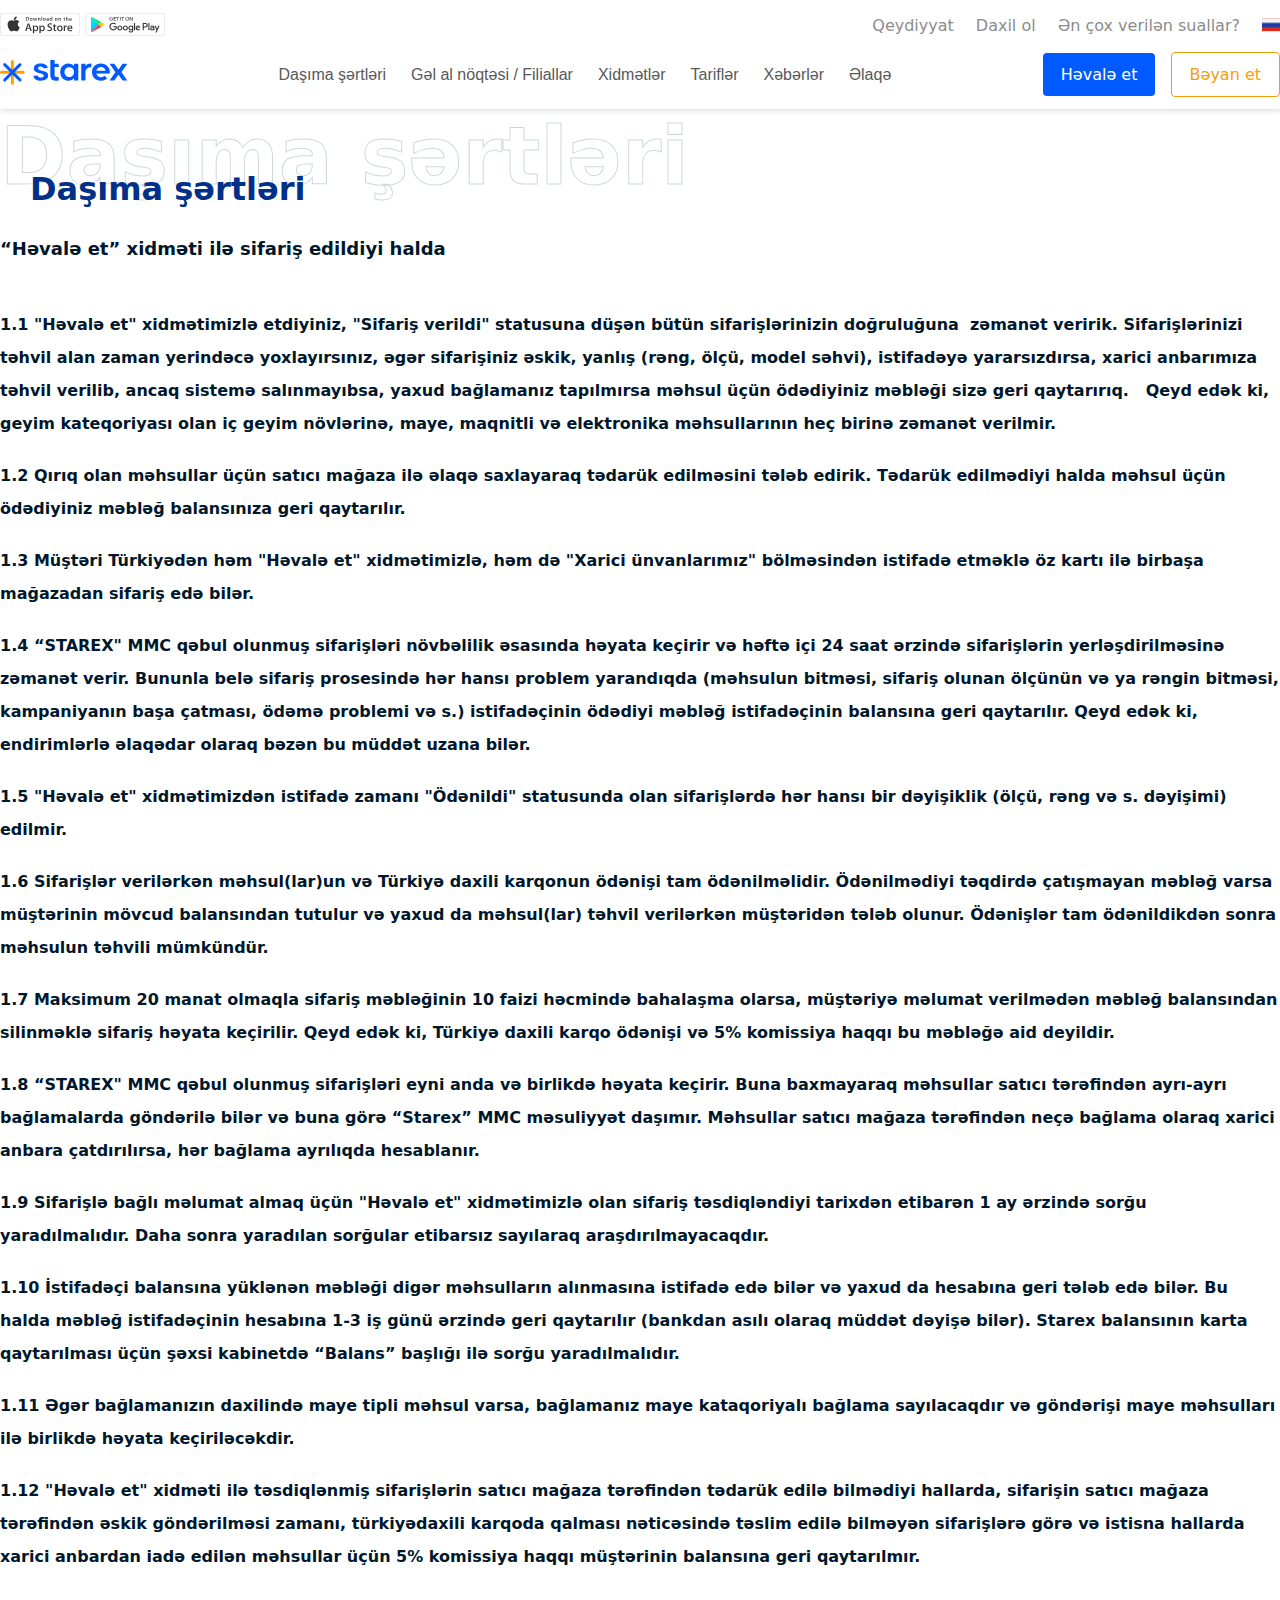
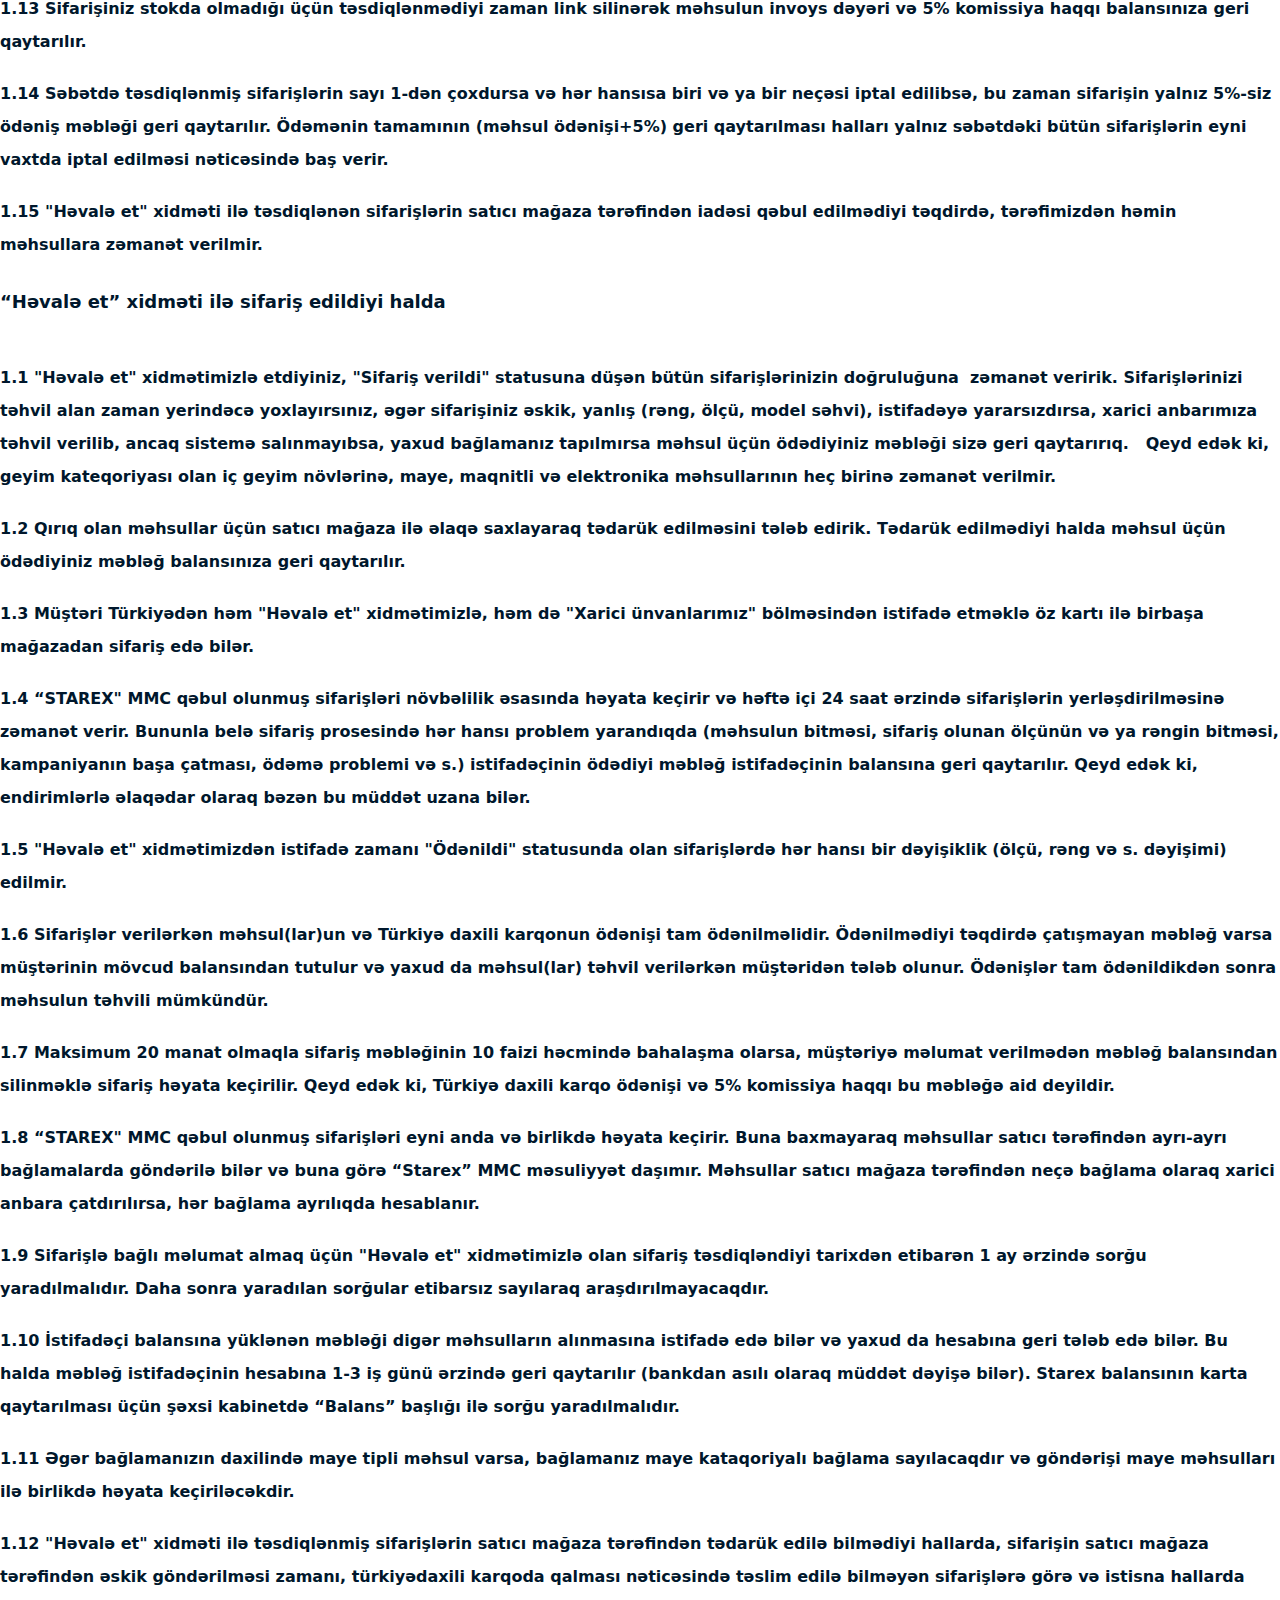
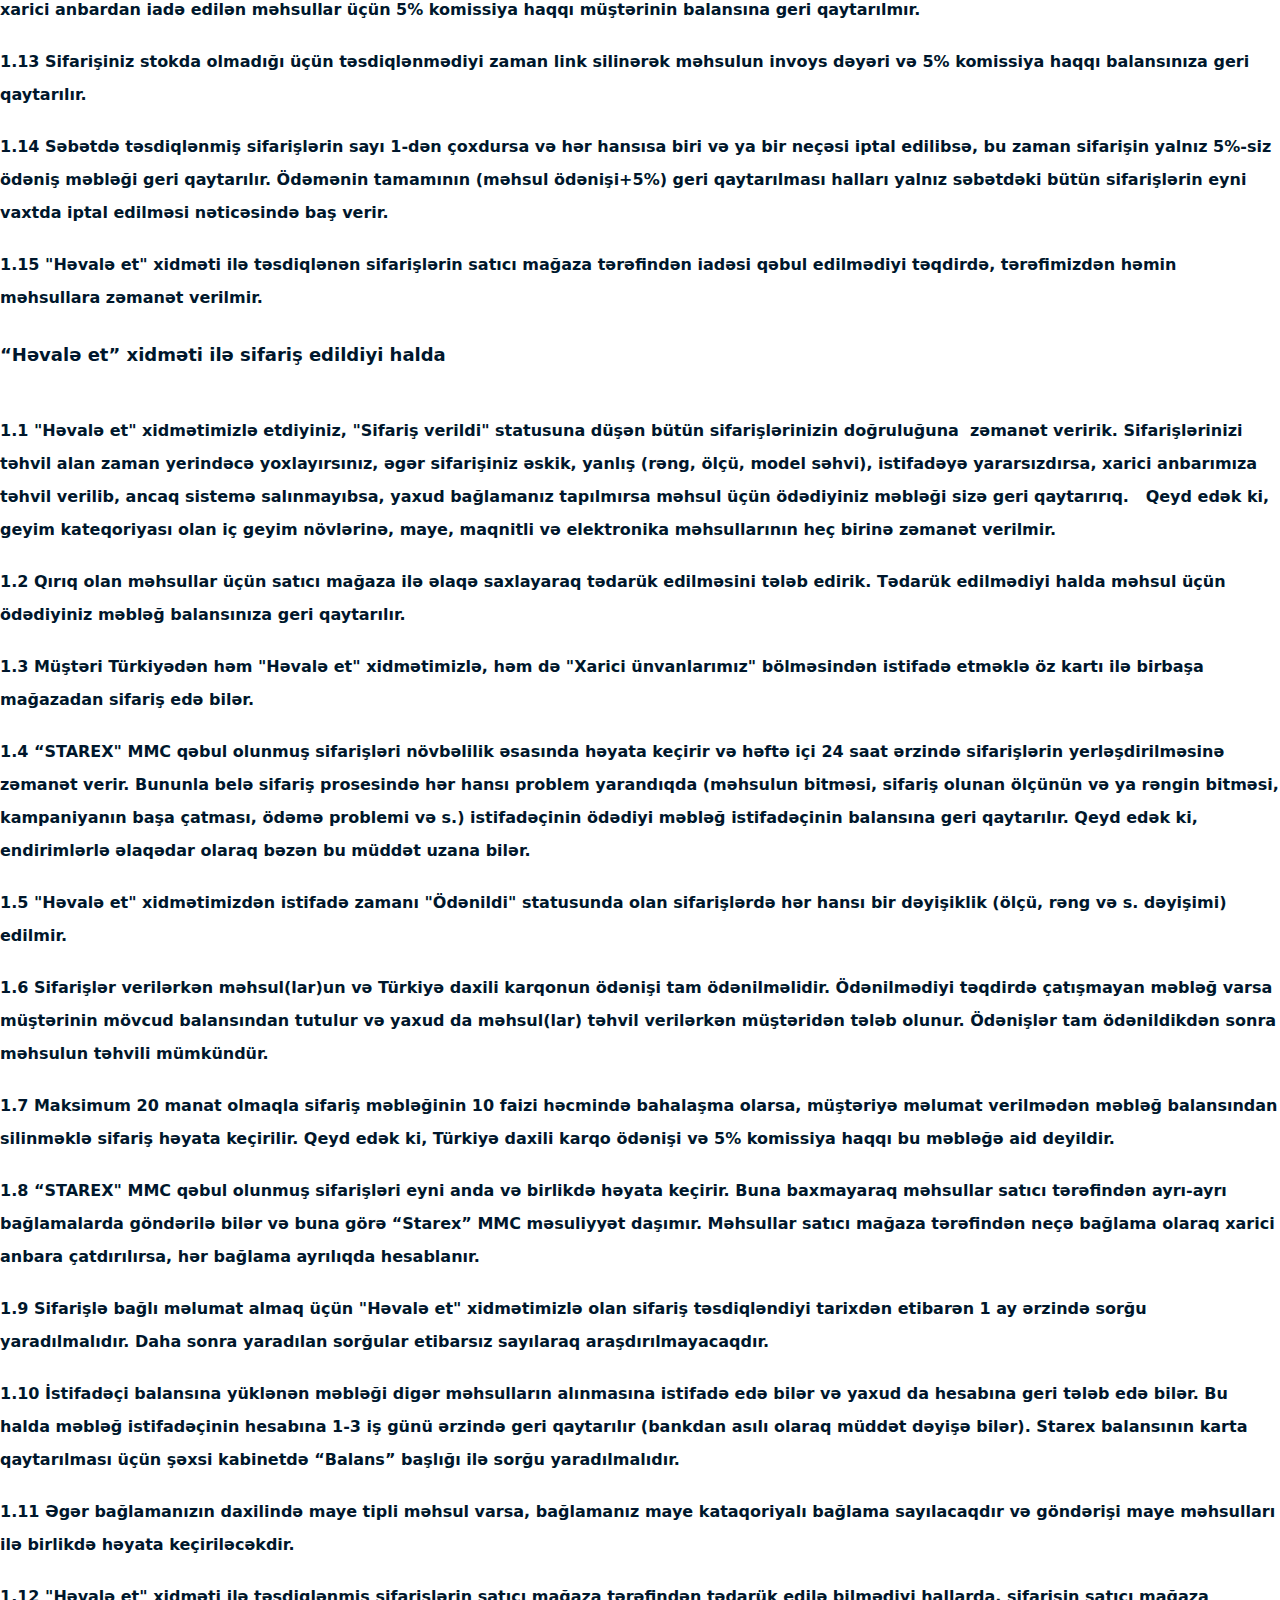
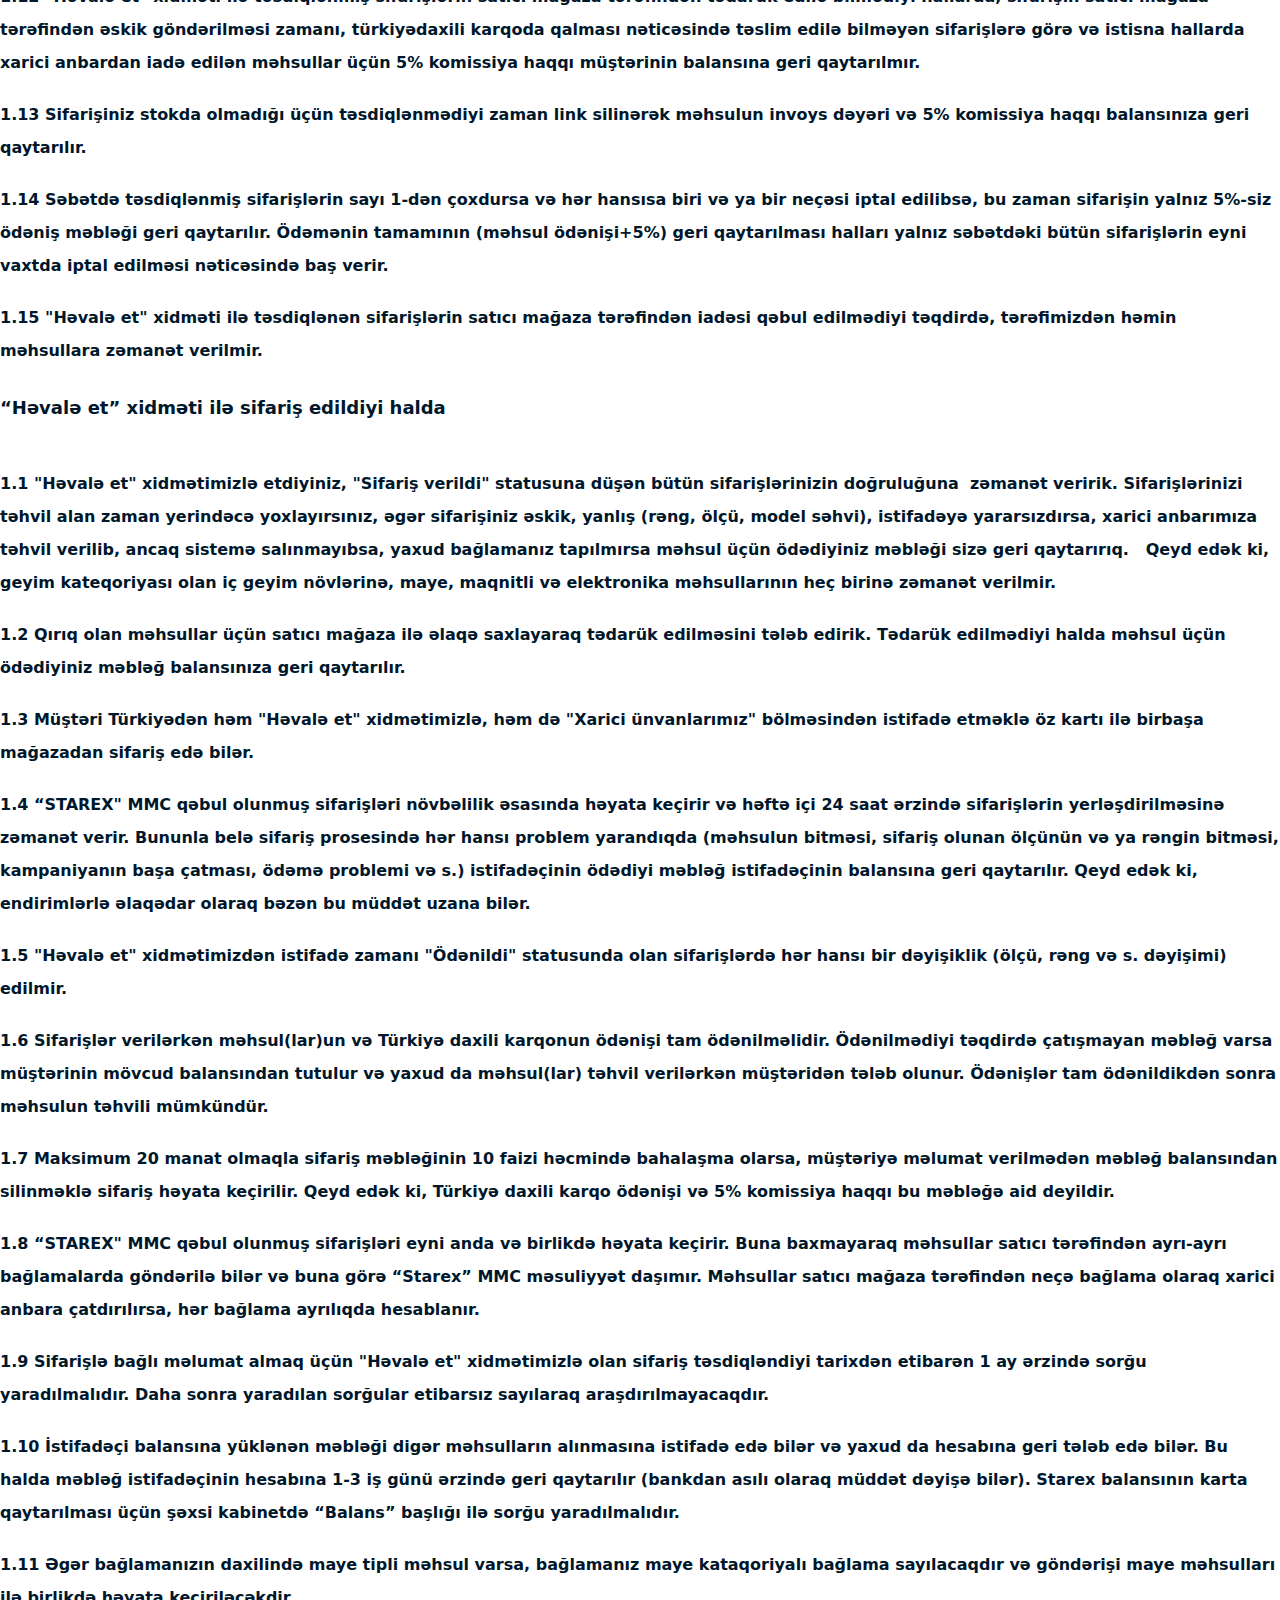
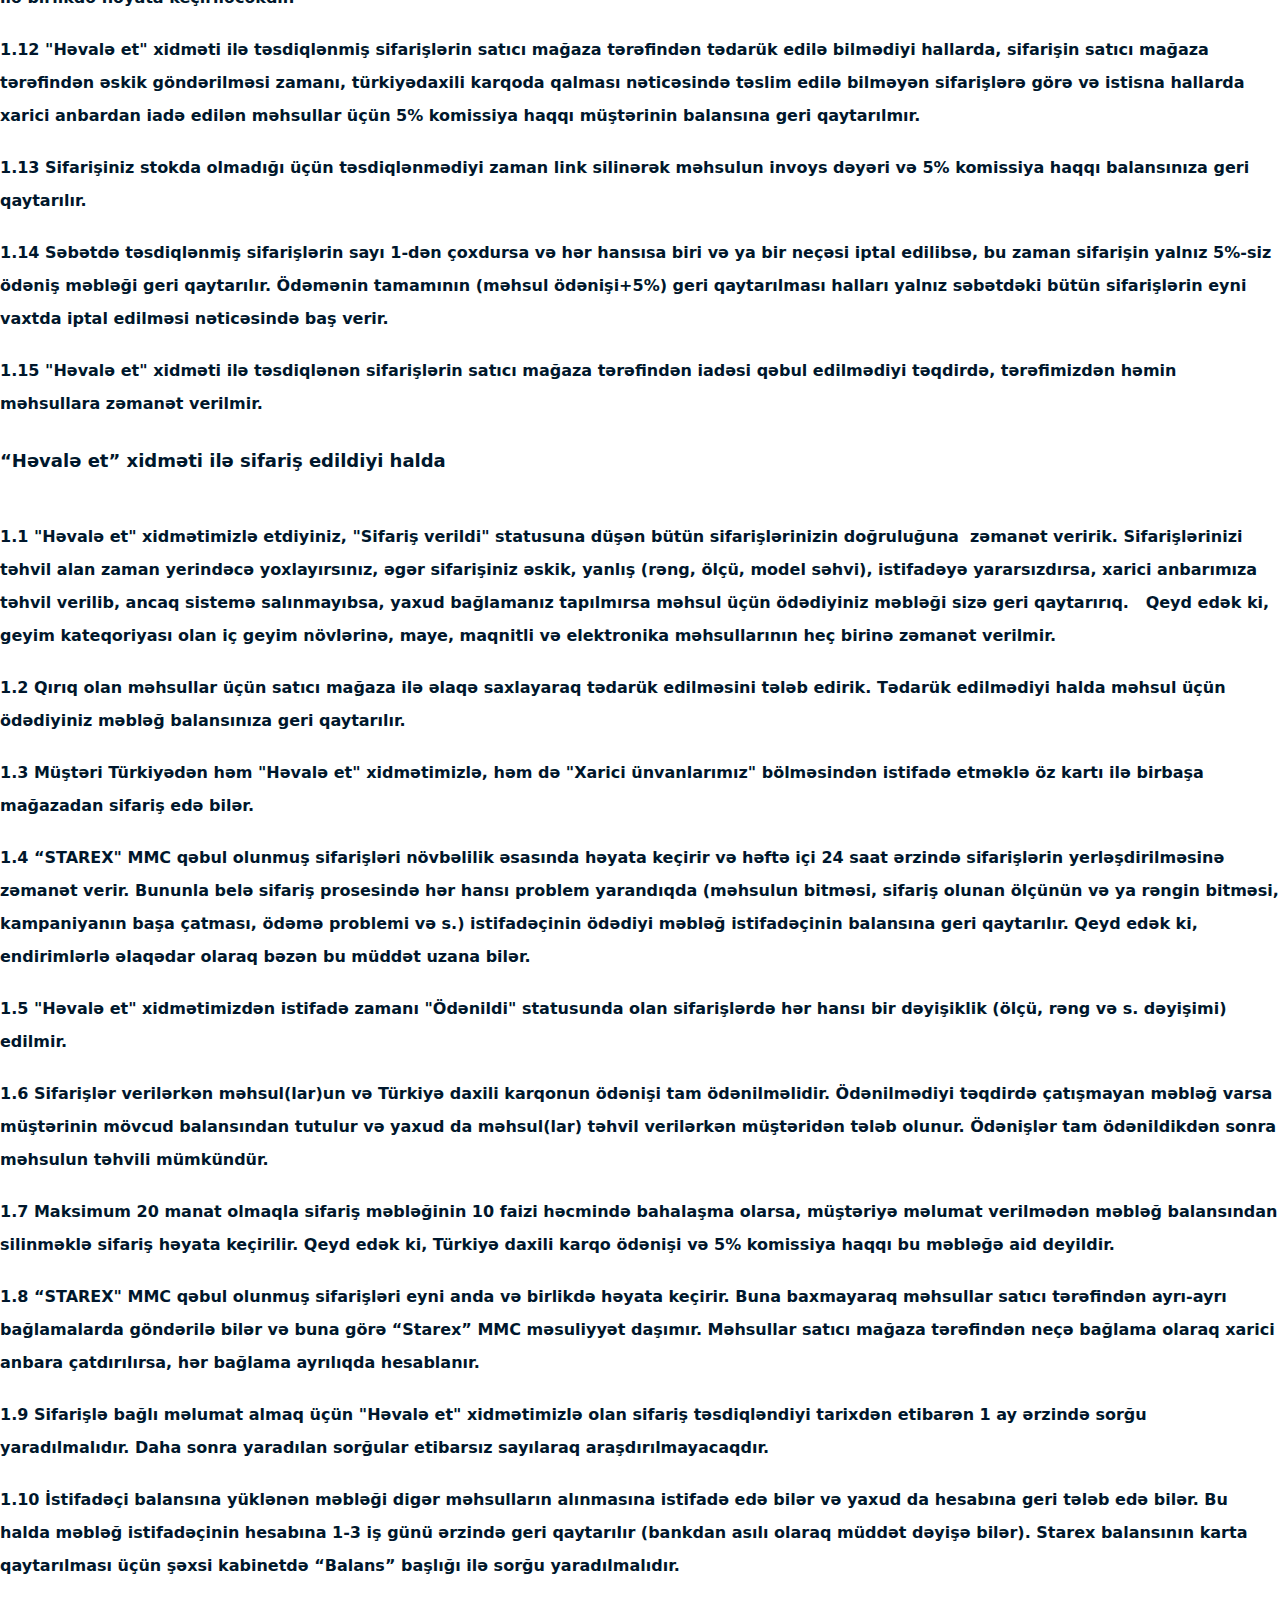
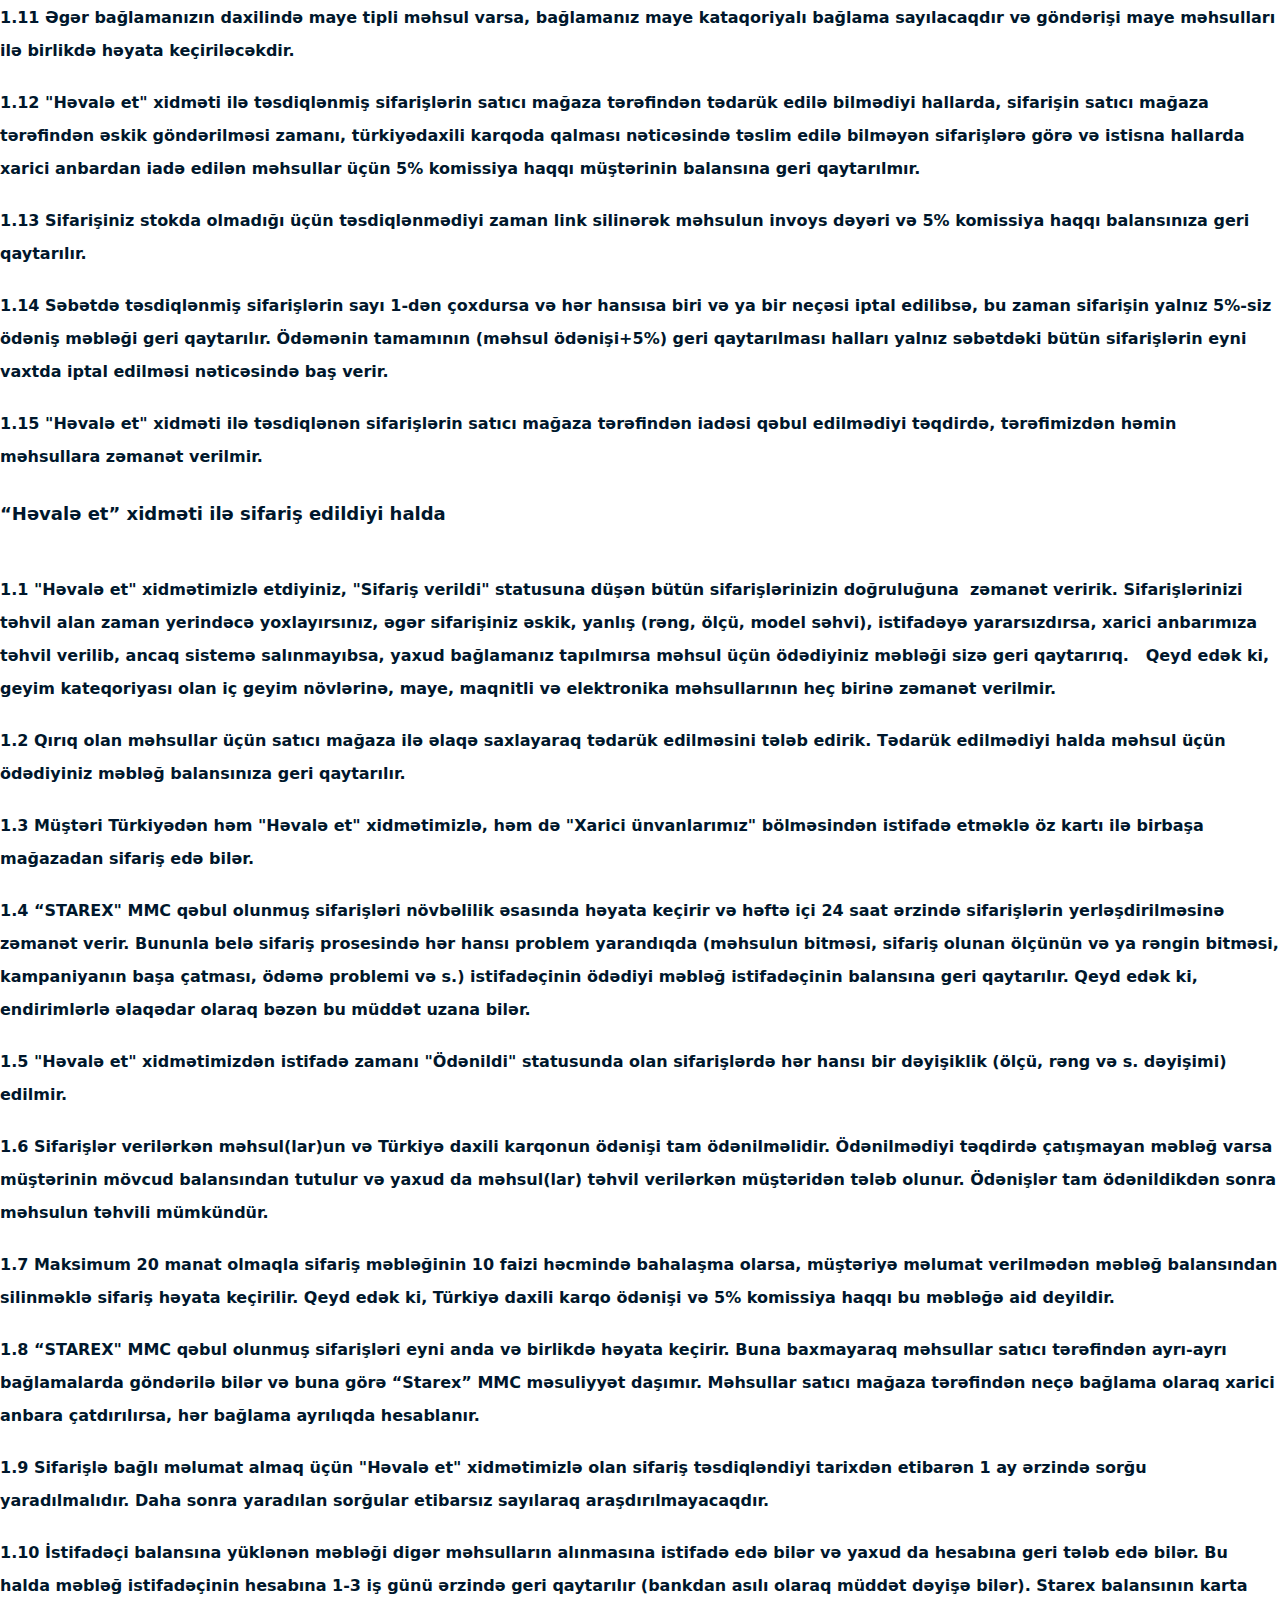
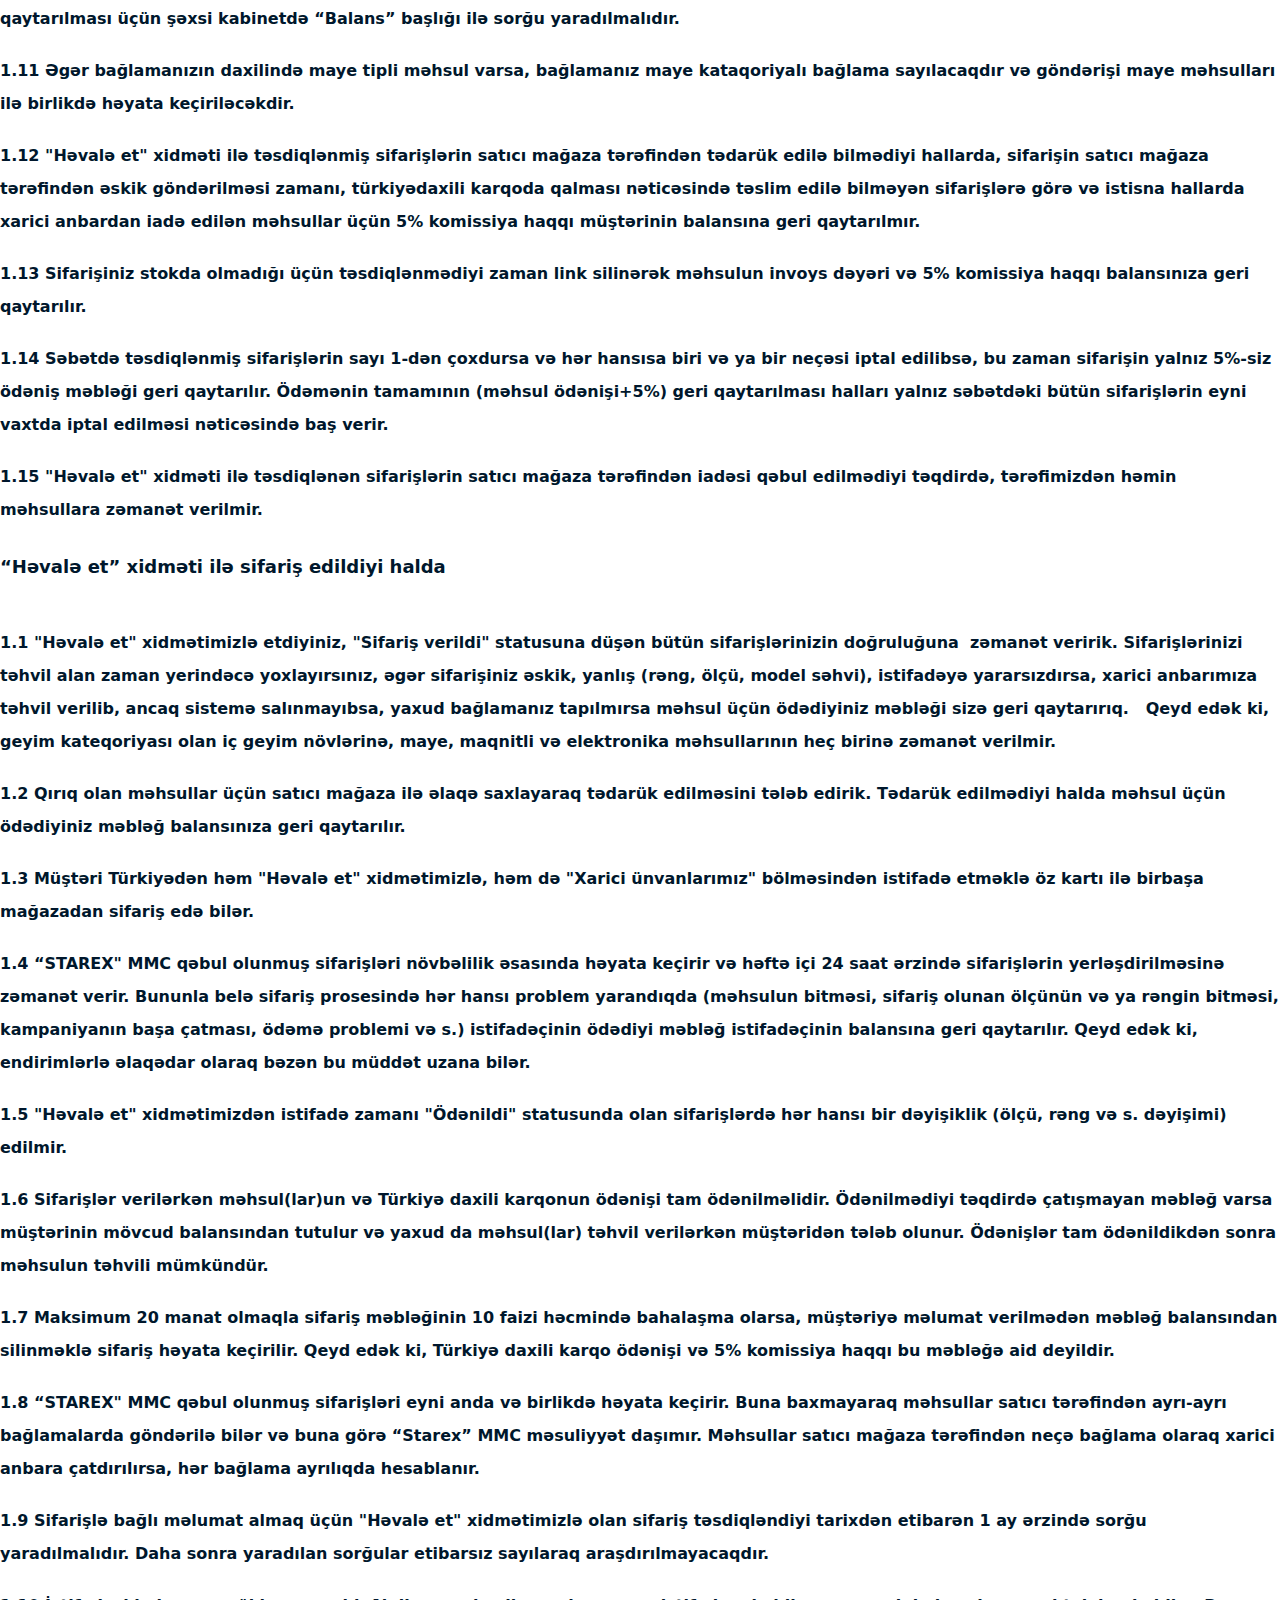
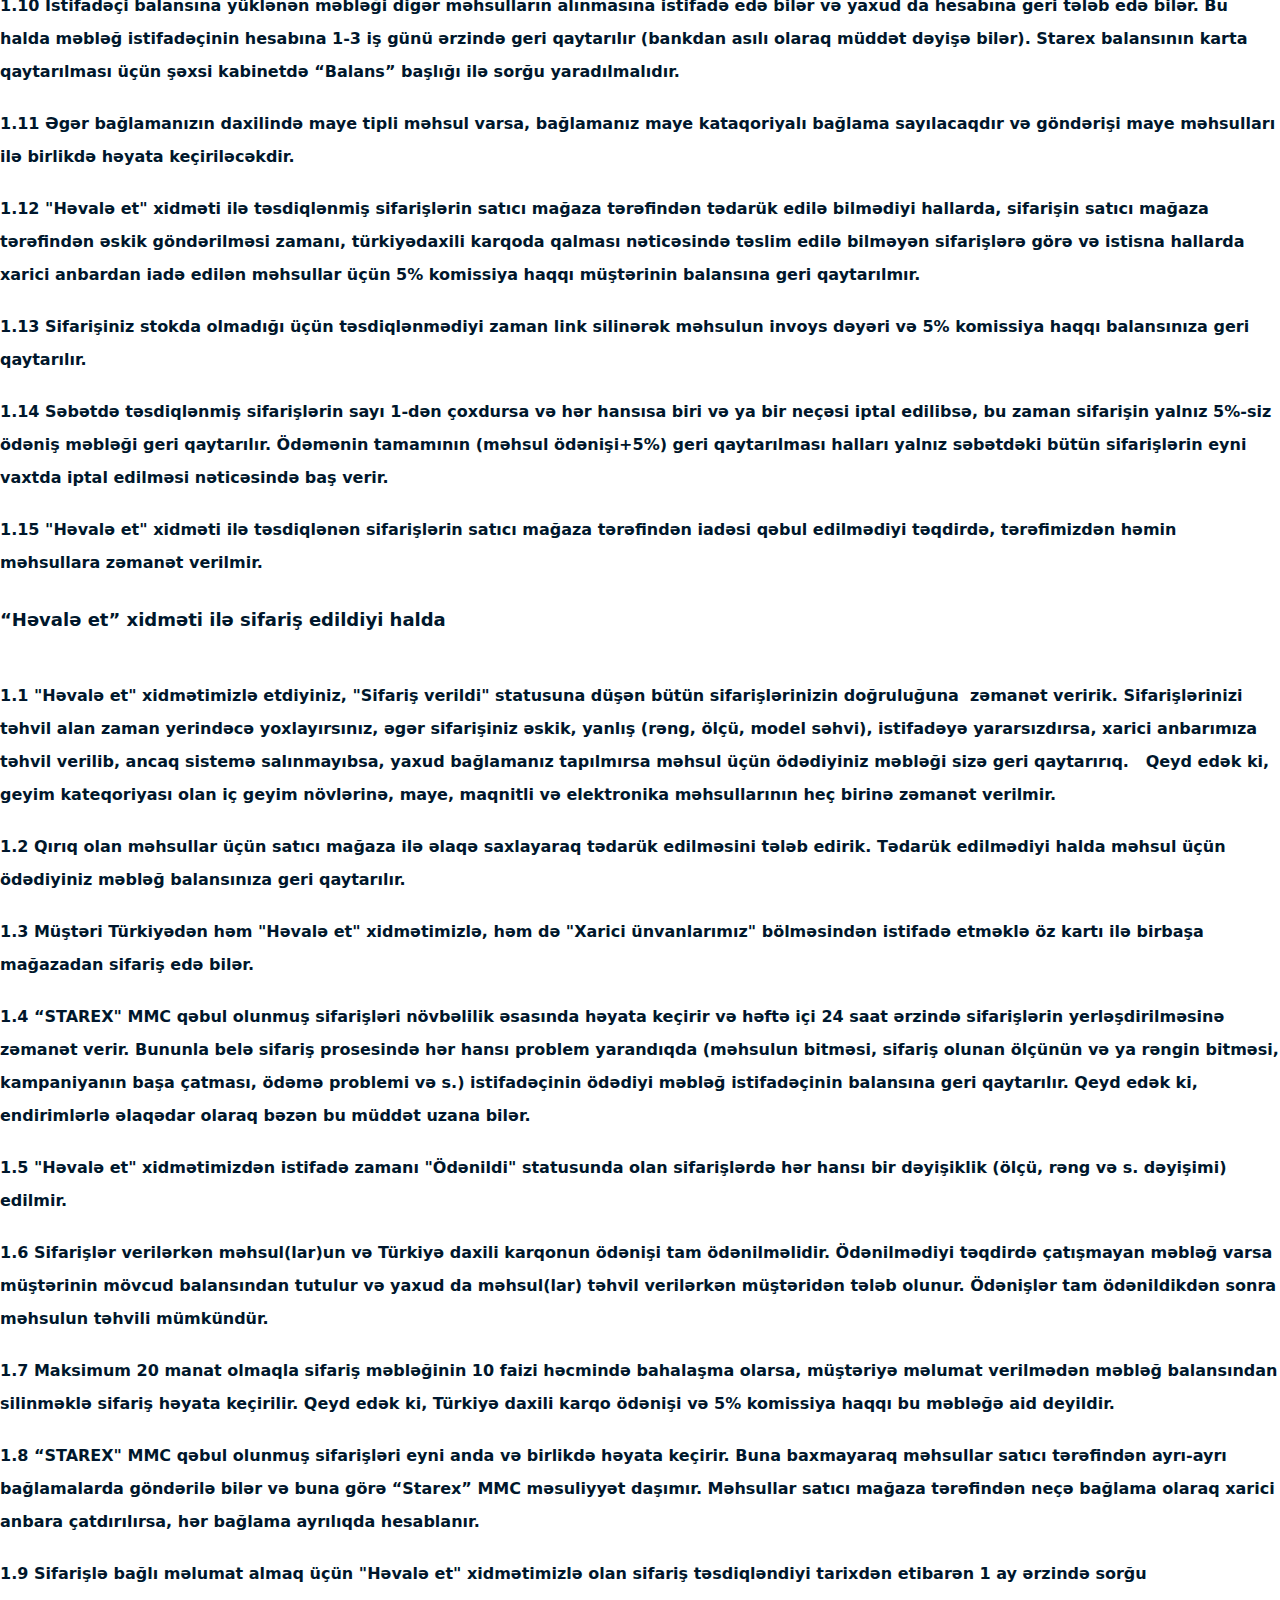
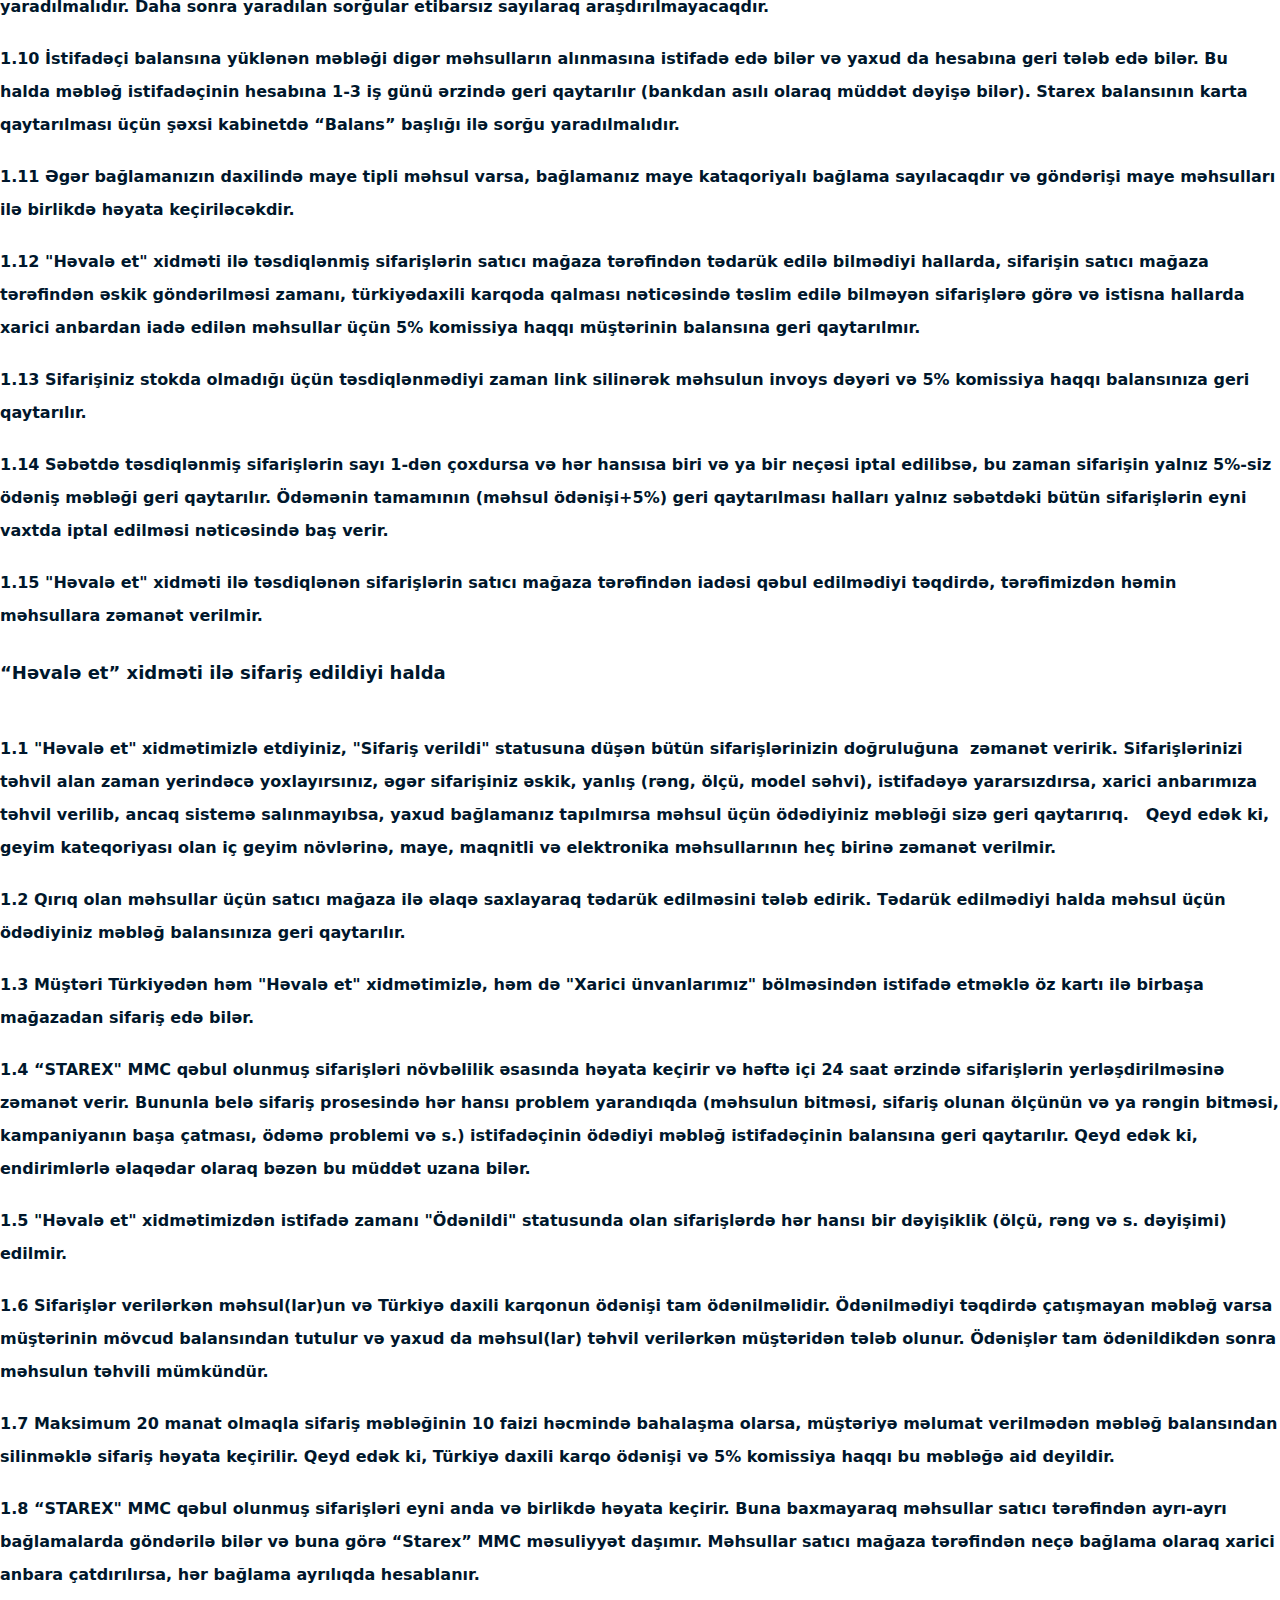
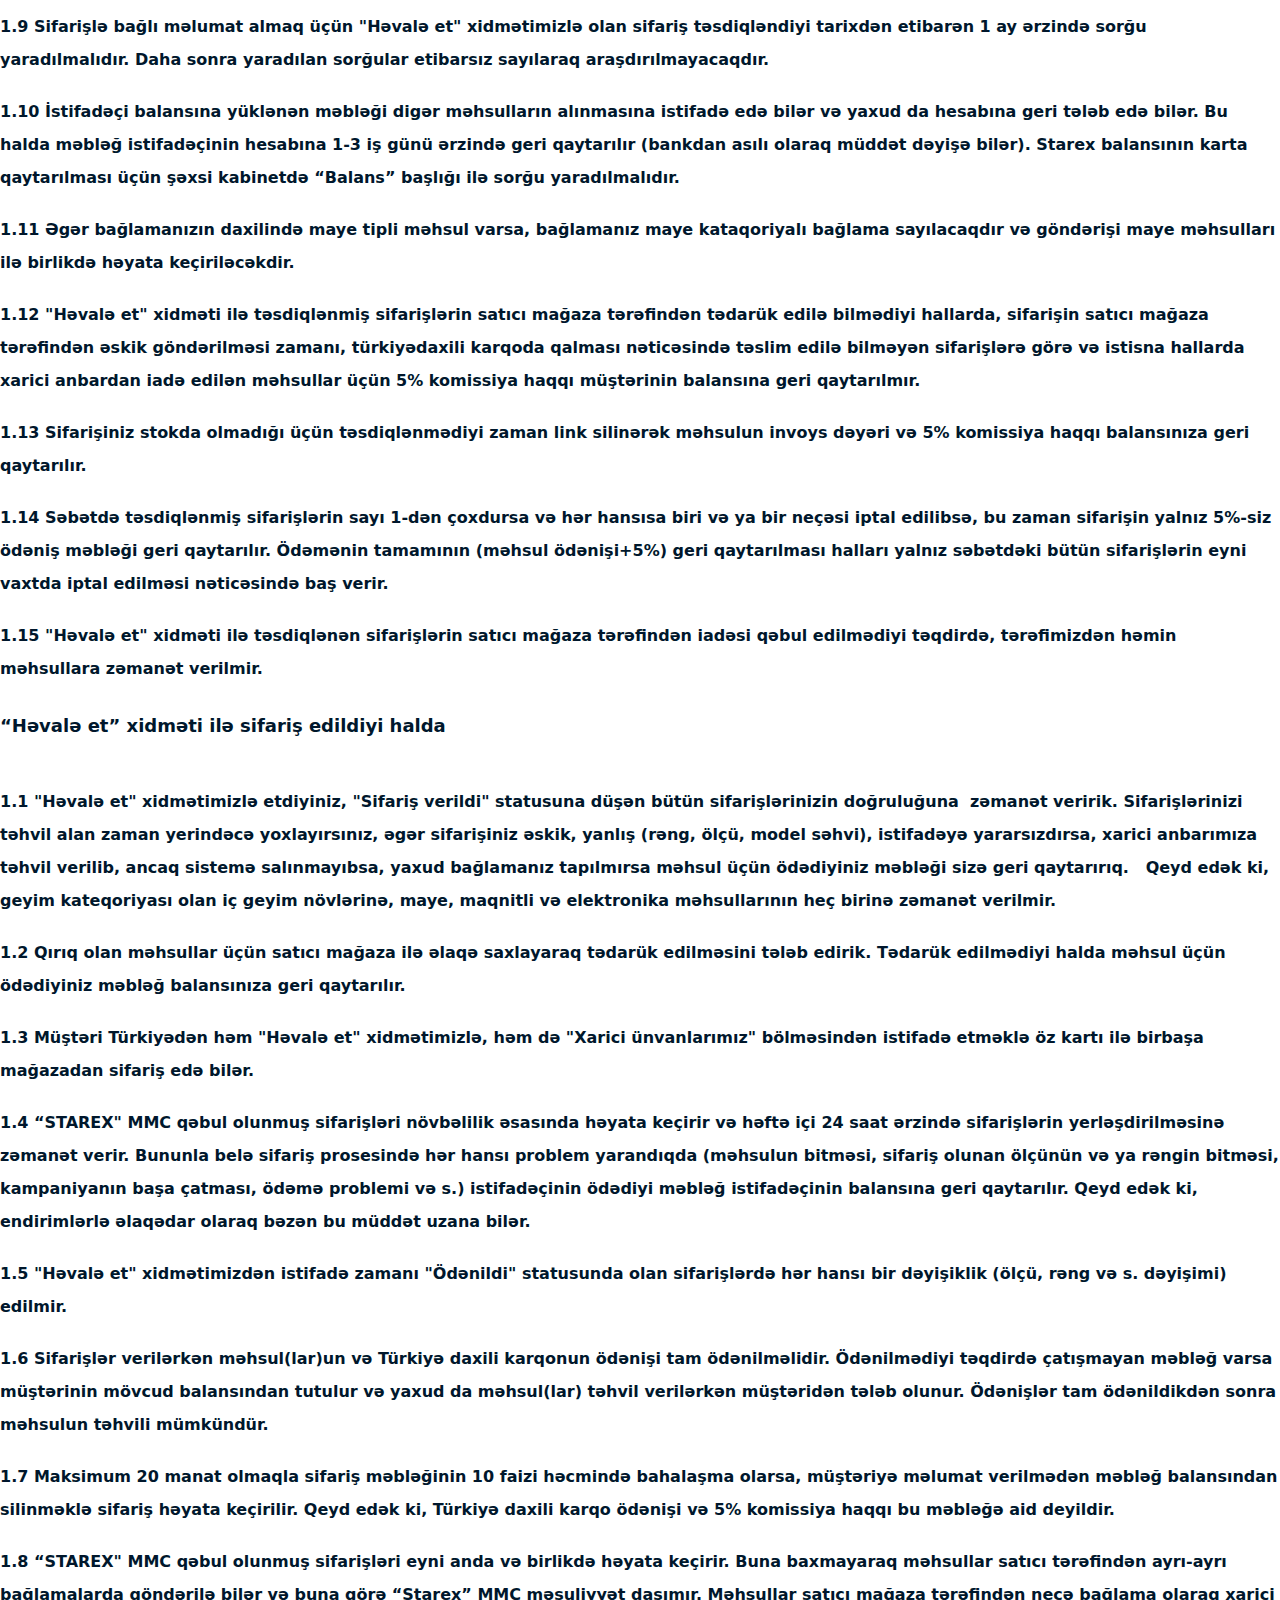
<file: terms.html>
<!DOCTYPE html>
<html lang="en">
  <head>
    <meta charset="UTF-8" />
    <meta name="viewport" content="width=device-width, initial-scale=1.0" />
    <link rel="stylesheet" href="./assets/css/style.css" />
    <title>Starex</title>
  </head>
  <body>
    <!-- header start -->
    <header>
      <div class="container">
        <div class="header-top">
            <div class="header-top-left">
              <a href="*">
                <svg
                  width="80"
                  height="23"
                  fill="none"
                  xmlns="http://www.w3.org/2000/svg"
                >
                  <path
                    d="M79.556 20.348c0 1.225-1.018 2.218-2.278 2.218H2.726c-1.259 0-2.28-.993-2.28-2.218V2.654C.445 1.43 1.466.434 2.725.434h74.552c1.26 0 2.278.996 2.278 2.221v17.692Z"
                    fill="#fff"
                  ></path>
                  <path
                    d="M77.037.46c1.372 0 2.488 1.084 2.488 2.415v17.25c0 1.331-1.116 2.414-2.488 2.414H2.963c-1.372 0-2.488-1.083-2.488-2.414V2.875C.475 1.544 1.59.461 2.963.461h74.074Zm0-.46H2.963C1.334 0 0 1.294 0 2.875v17.25C0 21.705 1.334 23 2.963 23h74.074C78.666 23 80 21.706 80 20.125V2.875C80 1.295 78.666 0 77.037 0Z"
                    fill="#D9D9D9"
                  ></path>
                  <path
                    d="M17.855 11.376c-.017-1.853 1.564-2.755 1.636-2.797-.895-1.267-2.283-1.44-2.77-1.453-1.166-.12-2.297.676-2.891.676-.606 0-1.52-.665-2.505-.645-1.269.019-2.455.731-3.106 1.837-1.342 2.256-.341 5.57.946 7.394.643.893 1.395 1.89 2.38 1.855.962-.038 1.322-.595 2.484-.595 1.152 0 1.49.595 2.493.573 1.034-.016 1.684-.897 2.305-1.798.744-1.024 1.043-2.032 1.055-2.083-.025-.008-2.008-.743-2.027-2.964ZM15.959 5.926c.518-.628.872-1.483.774-2.351-.75.032-1.688.503-2.227 1.118-.478.541-.905 1.43-.795 2.264.843.061 1.707-.412 2.248-1.03ZM31.789 18.115h-1.346l-.737-2.247h-2.563l-.702 2.247h-1.31l2.539-7.652h1.568l2.55 7.652Zm-2.305-3.19-.667-1.999c-.07-.204-.203-.684-.398-1.441h-.023c-.078.325-.203.806-.375 1.441l-.655 1.999h2.118ZM38.319 15.289c0 .938-.262 1.68-.784 2.224-.469.485-1.05.727-1.744.727-.749 0-1.287-.26-1.615-.783h-.023v2.907h-1.264v-5.95c0-.59-.016-1.195-.047-1.816h1.111l.071.874h.024c.421-.659 1.06-.988 1.919-.988.67 0 1.23.258 1.678.772.45.515.674 1.193.674 2.033Zm-1.288.045c0-.537-.124-.98-.374-1.329a1.306 1.306 0 0 0-1.1-.545c-.312 0-.595.101-.848.3-.254.202-.42.465-.497.79-.04.152-.059.276-.059.374v.92c0 .402.127.74.38 1.017.254.276.584.414.99.414.475 0 .845-.178 1.11-.533.266-.356.398-.825.398-1.408ZM44.856 15.289c0 .938-.261 1.68-.784 2.224-.468.485-1.05.727-1.743.727-.75 0-1.287-.26-1.614-.783h-.024v2.907h-1.264v-5.95c0-.59-.016-1.195-.046-1.816h1.11l.071.874h.024c.42-.659 1.06-.988 1.919-.988.67 0 1.23.258 1.68.772.447.515.671 1.193.671 2.033Zm-1.287.045c0-.537-.125-.98-.375-1.329a1.304 1.304 0 0 0-1.1-.545 1.34 1.34 0 0 0-.848.3 1.389 1.389 0 0 0-.497.79 1.593 1.593 0 0 0-.058.374v.92c0 .402.127.74.38 1.017.253.276.582.414.989.414.476 0 .846-.178 1.11-.533.266-.356.4-.825.4-1.408ZM52.17 15.97c0 .65-.234 1.18-.701 1.589-.514.446-1.23.67-2.148.67-.849 0-1.53-.16-2.044-.477l.293-1.022a3.543 3.543 0 0 0 1.826.489c.476 0 .846-.105 1.112-.313a1.01 1.01 0 0 0 .397-.836c0-.31-.109-.572-.327-.784-.218-.213-.581-.41-1.088-.592-1.381-.5-2.07-1.232-2.07-2.194 0-.63.24-1.145.725-1.546.482-.402 1.126-.603 1.93-.603.718 0 1.314.121 1.79.363l-.316 1a3.182 3.182 0 0 0-1.509-.352c-.444 0-.792.106-1.04.318a.897.897 0 0 0-.316.693c0 .302.12.552.362.749.21.182.592.378 1.147.59.678.265 1.177.575 1.498.93.319.355.478.798.478 1.327ZM56.348 13.517h-1.392v2.68c0 .68.245 1.021.737 1.021.226 0 .413-.019.56-.057l.036.931c-.249.09-.577.136-.983.136-.499 0-.889-.148-1.17-.443-.28-.296-.421-.791-.421-1.488v-2.78h-.83v-.92h.83v-1.011l1.24-.364v1.374h1.393v.921ZM62.631 15.31c0 .849-.25 1.545-.749 2.09-.523.56-1.218.84-2.083.84-.835 0-1.5-.269-1.995-.806-.495-.537-.743-1.215-.743-2.032 0-.855.255-1.555.767-2.1.51-.545 1.198-.817 2.064-.817.835 0 1.506.268 2.013.806.484.521.726 1.195.726 2.02Zm-1.31.04c0-.508-.113-.945-.34-1.309-.264-.44-.643-.66-1.134-.66-.508 0-.893.22-1.158.66-.227.365-.34.808-.34 1.332 0 .51.113.946.34 1.31.273.44.654.66 1.147.66.482 0 .861-.225 1.134-.672.233-.371.35-.812.35-1.32ZM66.739 13.676a2.263 2.263 0 0 0-.399-.034c-.444 0-.788.163-1.03.489-.21.287-.315.65-.315 1.09v2.894h-1.263l.012-3.78c0-.636-.016-1.215-.048-1.737h1.1l.047 1.056h.035a1.89 1.89 0 0 1 .632-.874 1.56 1.56 0 0 1 .913-.296c.117 0 .222.008.316.023v1.169ZM72.388 15.095c0 .22-.015.405-.047.556h-3.79c.015.545.198.962.55 1.25.32.256.733.385 1.24.385.561 0 1.073-.087 1.533-.26l.198.85c-.538.228-1.173.341-1.906.341-.882 0-1.574-.252-2.078-.755-.502-.503-.754-1.178-.754-2.026 0-.832.234-1.525.703-2.078.49-.59 1.154-.884 1.988-.884.82 0 1.44.294 1.861.884.334.47.502 1.049.502 1.737Zm-1.205-.318a1.627 1.627 0 0 0-.246-.942c-.218-.341-.554-.512-1.006-.512a1.21 1.21 0 0 0-1.006.5c-.21.265-.335.583-.374.953h2.632v.001ZM29.068 5.755c0 .677-.21 1.186-.627 1.529-.387.315-.937.473-1.65.473-.353 0-.655-.015-.908-.044V4.015c.33-.052.686-.078 1.07-.078.678 0 1.19.143 1.535.43.386.323.58.786.58 1.388Zm-.655.017c0-.439-.12-.775-.36-1.01-.239-.234-.588-.351-1.049-.351-.195 0-.362.013-.5.039v2.811c.076.012.216.017.42.017.475 0 .842-.128 1.1-.385.258-.256.389-.63.389-1.121ZM32.541 6.346c0 .417-.122.759-.368 1.027-.257.275-.598.412-1.023.412-.41 0-.737-.131-.98-.396-.243-.264-.365-.597-.365-.998 0-.42.125-.764.377-1.032.25-.267.588-.4 1.014-.4.41 0 .74.13.989.395.237.256.356.587.356.992Zm-.644.02c0-.25-.056-.465-.166-.644a.616.616 0 0 0-.558-.324c-.249 0-.439.108-.569.324a1.214 1.214 0 0 0-.166.655c0 .25.055.464.166.643a.63.63 0 0 0 .564.324c.237 0 .423-.11.557-.33a1.19 1.19 0 0 0 .172-.648ZM37.196 5.013l-.875 2.71h-.569l-.362-1.176a8.615 8.615 0 0 1-.224-.876h-.011c-.054.298-.129.59-.225.876l-.385 1.177h-.575l-.822-2.71h.638l.316 1.288c.077.305.14.595.19.87h.011c.046-.227.123-.515.23-.864l.397-1.294h.506l.38 1.266c.092.309.166.606.224.892h.017c.042-.279.106-.576.19-.892l.339-1.266h.61ZM40.413 7.724h-.621V6.17c0-.478-.188-.717-.563-.717a.568.568 0 0 0-.449.197.687.687 0 0 0-.172.465v1.607h-.621V5.788c0-.238-.008-.496-.023-.776h.546l.029.424h.017a.882.882 0 0 1 .322-.327c.168-.101.356-.153.563-.153.26 0 .477.082.65.246.214.2.322.5.322.898v1.624ZM42.126 7.724h-.62V3.769h.62v3.955ZM45.782 6.346c0 .417-.123.759-.368 1.027-.257.275-.599.412-1.024.412-.41 0-.737-.131-.98-.396-.243-.264-.364-.597-.364-.998 0-.42.125-.764.376-1.032.251-.267.59-.4 1.014-.4.41 0 .74.13.99.395.237.256.356.587.356.992Zm-.645.02c0-.25-.056-.465-.166-.644a.615.615 0 0 0-.557-.324c-.25 0-.44.108-.57.324a1.214 1.214 0 0 0-.166.655c0 .25.056.464.167.643a.63.63 0 0 0 .563.324c.237 0 .423-.11.557-.33.115-.182.172-.398.172-.648ZM48.788 7.724h-.558l-.046-.312h-.017c-.191.249-.463.373-.816.373-.264 0-.477-.082-.638-.245a.757.757 0 0 1-.218-.552c0-.331.142-.584.428-.759.286-.174.687-.26 1.205-.256v-.05c0-.358-.194-.536-.58-.536-.276 0-.519.067-.729.2l-.126-.395c.26-.156.58-.234.958-.234.73 0 1.096.374 1.096 1.121v.999c0 .27.014.486.04.646Zm-.645-.932v-.418c-.685-.011-1.028.171-1.028.547 0 .141.04.247.12.318.08.07.182.105.303.105a.64.64 0 0 0 .38-.125.512.512 0 0 0 .225-.427ZM52.317 7.724h-.55l-.03-.436h-.017c-.176.331-.476.497-.897.497-.337 0-.617-.128-.84-.385-.222-.256-.332-.589-.332-.998 0-.439.12-.794.362-1.065.234-.253.52-.38.862-.38.375 0 .637.123.787.368h.012V3.77h.621v3.224c0 .264.007.507.022.73Zm-.643-1.144V6.13a.682.682 0 0 0-.242-.555.621.621 0 0 0-.416-.148.643.643 0 0 0-.546.268c-.132.179-.199.407-.199.686 0 .268.063.485.19.652a.645.645 0 0 0 .544.268.606.606 0 0 0 .49-.223.73.73 0 0 0 .179-.497ZM57.628 6.346c0 .417-.123.759-.368 1.027-.257.275-.597.412-1.023.412-.41 0-.736-.131-.98-.396-.243-.264-.365-.597-.365-.998 0-.42.125-.764.377-1.032.25-.267.589-.4 1.015-.4.41 0 .74.13.988.395.237.256.356.587.356.992Zm-.643.02c0-.25-.056-.465-.167-.644a.617.617 0 0 0-.557-.324.628.628 0 0 0-.57.324 1.214 1.214 0 0 0-.166.655c0 .25.055.464.166.643a.63.63 0 0 0 .564.324c.237 0 .423-.11.557-.33.115-.182.173-.398.173-.648ZM60.968 7.724h-.62V6.17c0-.478-.187-.717-.563-.717a.566.566 0 0 0-.448.197.684.684 0 0 0-.173.465v1.607h-.622V5.788c0-.238-.007-.496-.022-.776h.546l.029.424h.017a.892.892 0 0 1 .322-.327c.169-.101.356-.153.563-.153.26 0 .477.082.65.246.215.2.322.5.322.898v1.624ZM65.147 5.464h-.684v1.317c0 .335.122.502.362.502.111 0 .204-.01.277-.028l.016.457a1.434 1.434 0 0 1-.483.067c-.245 0-.436-.072-.574-.217-.138-.145-.207-.389-.207-.73V5.463h-.408v-.451h.408v-.497l.608-.178v.674h.684v.452ZM68.437 7.724h-.622V6.183c0-.486-.187-.73-.562-.73-.288 0-.485.141-.593.423a.739.739 0 0 0-.029.217v1.63h-.62V3.769h.62v1.634h.012a.946.946 0 0 1 .84-.446.88.88 0 0 1 .638.246c.21.204.316.507.316.909v1.612ZM71.825 6.24c0 .108-.009.2-.023.273h-1.863c.008.268.097.472.27.614.157.126.36.19.61.19.275 0 .526-.043.753-.129l.097.419a2.402 2.402 0 0 1-.938.167c-.432 0-.773-.123-1.02-.37-.247-.248-.37-.58-.37-.996 0-.409.115-.75.345-1.02.24-.29.566-.435.977-.435.401 0 .707.145.913.435.166.23.249.514.249.852Zm-.593-.156a.793.793 0 0 0-.12-.462c-.108-.168-.272-.252-.494-.252a.595.595 0 0 0-.495.246.897.897 0 0 0-.184.468h1.293Z"
                    fill="#333"
                  ></path>
                </svg>
              </a>
              <a href="*">
                <svg
                  width="80"
                  height="23"
                  fill="none"
                  xmlns="http://www.w3.org/2000/svg"
                >
                  <path
                    d="M77.037 23H2.963C1.334 23 0 21.706 0 20.125V2.875C0 1.295 1.334 0 2.963 0h74.074C78.666 0 80 1.294 80 2.875v17.25C80 21.705 78.666 23 77.037 23Z"
                    fill="#fff"
                  ></path>
                  <path
                    d="M77.037.46c1.372 0 2.488 1.084 2.488 2.415v17.25c0 1.331-1.116 2.414-2.488 2.414H2.963c-1.372 0-2.488-1.083-2.488-2.414V2.875C.475 1.544 1.59.461 2.963.461h74.074Zm0-.46H2.963C1.334 0 0 1.294 0 2.875v17.25C0 21.705 1.334 23 2.963 23h74.074C78.666 23 80 21.706 80 20.125V2.875C80 1.295 78.666 0 77.037 0Z"
                    fill="#D9D9D9"
                  ></path>
                  <path
                    d="M28.098 5.89c0 .48-.148.865-.44 1.152-.335.34-.773.51-1.308.51-.512 0-.949-.173-1.308-.516a1.717 1.717 0 0 1-.538-1.286c0-.511.18-.938.538-1.283.36-.346.796-.52 1.308-.52.255 0 .498.051.73.146.23.096.419.225.555.385l-.31.303c-.237-.272-.561-.407-.975-.407a1.38 1.38 0 0 0-.972.382c-.272.256-.408.587-.408.994 0 .407.136.741.408.997.275.252.599.382.972.382.396 0 .73-.13.992-.385.174-.169.272-.402.298-.7h-1.29V5.63h1.721c.021.09.027.177.027.261ZM30.833 4.45h-1.617v1.093h1.458v.415h-1.458v1.093h1.617v.423h-2.075V4.027h2.075v.423ZM32.757 7.474h-.458V4.45h-.992v-.424h2.442v.424h-.992v3.024ZM35.517 7.474V4.027h.457v3.447h-.457ZM38 7.474h-.455V4.45h-.995v-.424h2.445v.424h-.996v3.024ZM43.62 7.03c-.35.349-.784.523-1.302.523-.52 0-.955-.174-1.305-.523a1.736 1.736 0 0 1-.524-1.28c0-.505.174-.932.524-1.28.35-.349.784-.523 1.305-.523.515 0 .949.174 1.3.526.352.35.526.775.526 1.277 0 .505-.174.932-.524 1.28Zm-2.269-.289c.264.258.585.388.967.388.38 0 .703-.13.964-.388.263-.258.396-.59.396-.991 0-.402-.133-.733-.396-.991a1.32 1.32 0 0 0-.964-.388c-.382 0-.703.13-.967.388-.263.258-.396.59-.396.99 0 .403.133.734.396.992ZM44.784 7.473V4.026h.555l1.728 2.681h.02l-.02-.662V4.026h.457v3.447h-.477l-1.81-2.813h-.02l.02.666v2.147h-.453Z"
                    fill="#333"
                    stroke="#333"
                    stroke-width="0.101"
                    stroke-miterlimit="10"
                  ></path>
                  <path
                    d="M40.376 12.508c-1.392 0-2.529 1.028-2.529 2.446 0 1.406 1.137 2.445 2.53 2.445 1.394 0 2.531-1.039 2.531-2.445 0-1.418-1.137-2.446-2.532-2.446Zm0 3.928c-.764 0-1.42-.612-1.42-1.482 0-.882.656-1.483 1.42-1.483.764 0 1.424.6 1.424 1.483 0 .87-.66 1.482-1.424 1.482Zm-5.517-3.928c-1.395 0-2.53 1.028-2.53 2.446 0 1.406 1.135 2.445 2.53 2.445 1.393 0 2.528-1.039 2.528-2.445 0-1.418-1.135-2.446-2.529-2.446Zm0 3.928c-.765 0-1.424-.612-1.424-1.482 0-.882.659-1.483 1.423-1.483s1.421.6 1.421 1.483c0 .87-.657 1.482-1.42 1.482Zm-6.567-3.178v1.039h2.558c-.075.58-.274 1.008-.581 1.305-.373.36-.955.758-1.976.758-1.575 0-2.807-1.232-2.807-2.76 0-1.527 1.232-2.76 2.806-2.76.852 0 1.47.323 1.928.741l.755-.732c-.64-.592-1.49-1.047-2.683-1.047-2.158 0-3.972 1.704-3.972 3.798 0 2.095 1.814 3.799 3.973 3.799 1.166 0 2.043-.37 2.731-1.067.706-.685.926-1.648.926-2.426 0-.241-.02-.463-.058-.649h-3.6Zm26.85.805c-.209-.547-.851-1.555-2.16-1.555-1.295 0-2.375.991-2.375 2.446 0 1.37 1.069 2.445 2.5 2.445a2.516 2.516 0 0 0 2.101-1.084l-.86-.556c-.286.407-.676.677-1.24.677-.561 0-.964-.25-1.221-.741l3.37-1.354-.116-.278Zm-3.438.815a1.36 1.36 0 0 1 1.317-1.426c.44 0 .813.213.938.518l-2.255.908Zm-2.74 2.372h1.108v-7.187h-1.108v7.187Zm-1.814-4.197h-.038c-.248-.286-.723-.545-1.325-.545-1.262 0-2.416 1.075-2.416 2.454 0 1.37 1.154 2.437 2.416 2.437.602 0 1.077-.261 1.325-.556h.038v.351c0 .935-.515 1.438-1.346 1.438-.677 0-1.097-.475-1.27-.874l-.964.39a2.404 2.404 0 0 0 2.234 1.447c1.3 0 2.396-.742 2.396-2.547v-4.391h-1.05v.396Zm-1.268 3.383c-.764 0-1.403-.62-1.403-1.474 0-.862.64-1.491 1.403-1.491.753 0 1.346.629 1.346 1.49 0 .854-.593 1.475-1.346 1.475Zm14.448-6.373h-2.65v7.187h1.104v-2.723h1.546c1.227 0 2.43-.862 2.43-2.233 0-1.37-1.206-2.231-2.43-2.231Zm.028 3.464h-1.574v-2.465h1.574c.826 0 1.297.665 1.297 1.232 0 .557-.471 1.233-1.297 1.233Zm6.832-1.033c-.798 0-1.629.342-1.97 1.1l.98.4c.212-.4.6-.529 1.01-.529.574 0 1.155.334 1.164.925v.075a2.487 2.487 0 0 0-1.155-.278c-1.056 0-2.132.564-2.132 1.617 0 .963.865 1.583 1.837 1.583.744 0 1.154-.325 1.412-.704h.038v.556h1.067V14.48c0-1.274-.98-1.987-2.25-1.987Zm-.133 3.939c-.362 0-.865-.174-.865-.609 0-.556.628-.77 1.172-.77.486 0 .714.105 1.01.242-.087.665-.677 1.137-1.317 1.137Zm6.273-3.781-1.27 3.115h-.038l-1.313-3.115h-1.192l1.973 4.354-1.126 2.423h1.155l3.04-6.777H73.33Zm-9.962 4.598h1.108v-7.187h-1.108v7.187Z"
                    fill="#333"
                  ></path>
                  <path
                    d="M6.185 4.335c-.174.177-.274.452-.274.808V17.86c0 .357.1.632.274.809l.043.039 7.344-7.123v-.168L6.228 4.293l-.043.042Z"
                    fill="url(#play-store_svg__a)"
                  ></path>
                  <path
                    d="m16.017 13.96-2.446-2.376v-.168L16.02 9.04l.055.031 2.9 1.601c.827.454.827 1.202 0 1.659l-2.9 1.598-.058.03Z"
                    fill="url(#play-store_svg__b)"
                  ></path>
                  <path
                    d="M16.07 13.929 13.569 11.5 6.18 18.668c.275.28.723.314 1.232.034l8.657-4.773Z"
                    fill="url(#play-store_svg__c)"
                  ></path>
                  <path
                    d="M16.07 9.071 7.413 4.298c-.51-.277-.957-.243-1.232.037l7.387 7.165 2.502-2.429Z"
                    fill="url(#play-store_svg__d)"
                  ></path>
                  <defs>
                    <linearGradient
                      id="play-store_svg__a"
                      x1="12.92"
                      y1="17.992"
                      x2="3.274"
                      y2="8.051"
                      gradientUnits="userSpaceOnUse"
                    >
                      <stop stop-color="#00A0FF"></stop>
                      <stop offset="0.007" stop-color="#00A1FF"></stop>
                      <stop offset="0.26" stop-color="#00BEFF"></stop>
                      <stop offset="0.512" stop-color="#00D2FF"></stop>
                      <stop offset="0.76" stop-color="#00DFFF"></stop>
                      <stop offset="1" stop-color="#00E3FF"></stop>
                    </linearGradient>
                    <linearGradient
                      id="play-store_svg__b"
                      x1="20.051"
                      y1="11.499"
                      x2="5.712"
                      y2="11.499"
                      gradientUnits="userSpaceOnUse"
                    >
                      <stop stop-color="#FFE000"></stop>
                      <stop offset="0.409" stop-color="#FFBD00"></stop>
                      <stop offset="0.775" stop-color="orange"></stop>
                      <stop offset="1" stop-color="#FF9C00"></stop>
                    </linearGradient>
                    <linearGradient
                      id="play-store_svg__c"
                      x1="14.71"
                      y1="10.18"
                      x2="1.629"
                      y2="-3.301"
                      gradientUnits="userSpaceOnUse"
                    >
                      <stop stop-color="#FF3A44"></stop>
                      <stop offset="1" stop-color="#C31162"></stop>
                    </linearGradient>
                    <linearGradient
                      id="play-store_svg__d"
                      x1="4.322"
                      y1="22.899"
                      x2="10.162"
                      y2="16.879"
                      gradientUnits="userSpaceOnUse"
                    >
                      <stop stop-color="#32A071"></stop>
                      <stop offset="0.069" stop-color="#2DA771"></stop>
                      <stop offset="0.476" stop-color="#15CF74"></stop>
                      <stop offset="0.801" stop-color="#06E775"></stop>
                      <stop offset="1" stop-color="#00F076"></stop>
                    </linearGradient>
                  </defs>
                </svg>
              </a>
            </div>
            <div class="header-top-right">
              <nav>
                <ul>
                  <li>
                    <a href="*">Qeydiyyat</a>
                  </li>
                  <li>
                    <a href="*">Daxil ol</a>
                  </li>
                  <li>
                    <a href="*">Ən çox verilən suallar?</a>
                  </li>
                  <li>
                    <svg
                      width="18"
                      height="18"
                      fill="none"
                      xmlns="http://www.w3.org/2000/svg"
                      xmlns:xlink="http://www.w3.org/1999/xlink"
                    >
                      <g clip-path="url(#flag-ru-lang_svg__a)">
                        <path
                          fill="url(#flag-ru-lang_svg__b)"
                          d="M-.964 2.571h19.286v12.857H-.964z"
                        ></path>
                      </g>
                      <defs>
                        <clipPath id="flag-ru-lang_svg__a">
                          <path fill="#fff" d="M0 0h18v18H0z"></path>
                        </clipPath>
                        <pattern
                          id="flag-ru-lang_svg__b"
                          patternContentUnits="objectBoundingBox"
                          width="1"
                          height="1"
                        >
                          <use
                            xlink:href="#flag-ru-lang_svg__c"
                            transform="scale(.0004 .00059)"
                          ></use>
                        </pattern>
                        <image
                          id="flag-ru-lang_svg__c"
                          width="2560"
                          height="1707"
                          xlink:href="[data-uri]"
                        ></image>
                      </defs>
                    </svg>
                  </li>
                </ul>
              </nav>
            </div>
        </div>
        <div class="header-main">
            <div class="website-logo">
              <a href="./index.html">
                <svg
                  width="127"
                  height="25"
                  fill="none"
                  xmlns="http://www.w3.org/2000/svg"
                  href="/"
                >
                  <path
                    d="M45.691 11.799c-.998-.465-2.488-.928-4.471-1.393a13.094 13.094 0 0 1-1.644-.473 2.88 2.88 0 0 1-1.051-.651 1.322 1.322 0 0 1-.415-.963c0-.573.244-1.017.733-1.332.488-.316 1.142-.473 1.962-.473.662 0 1.239.172 1.732.518.408.308.678.653.812 1.039a.314.314 0 0 0 .322.203l3.655-.241a.322.322 0 0 0 .3-.37c-.219-1.301-.867-2.303-1.942-3.008-1.17-.765-2.757-1.148-4.76-1.148-2.211 0-3.948.41-5.212 1.229-1.253.81-1.88 1.994-1.88 3.552 0 .78.109 1.414.326 1.902.218.488.598.916 1.14 1.281a7.836 7.836 0 0 0 1.85.918c.75.257 1.702.518 2.858.784 2.546.573 3.82 1.392 3.82 2.457 0 .612-.272 1.093-.816 1.443-.543.351-1.248.526-2.116.526-.77 0-1.46-.187-2.073-.562-.536-.329-.894-.765-1.074-1.313a.334.334 0 0 0-.347-.218l-3.613.304a.328.328 0 0 0-.292.386c.23 1.376.954 2.446 2.174 3.21 1.312.829 3.054 1.244 5.226 1.244 2.25 0 4.004-.449 5.263-1.347 1.26-.899 1.913-2.177 1.962-3.835.04-1.085-.3-1.998-1.02-2.739-.349-.343-.817-.653-1.409-.93ZM58.398 3.76H54.93a.325.325 0 0 1-.324-.324V.324A.324.324 0 0 0 54.283 0h-3.614a.324.324 0 0 0-.324.324v14.48c0 1.995.404 3.47 1.214 4.427.799.957 2.151 1.436 4.056 1.436.885 0 1.83-.075 2.831-.224a.328.328 0 0 0 .28-.322v-2.843a.327.327 0 0 0-.382-.32c-.79.12-1.522.108-2.196-.038-1.027-.147-1.54-.903-1.54-2.266v-7.24c0-.18.147-.325.325-.325h3.466c.18 0 .325-.146.325-.324V4.083a.325.325 0 0 0-.326-.323ZM77.943 3.76H74.33a.324.324 0 0 0-.324.324v1.834c0 .081-.104.11-.149.042-.485-.733-1.198-1.313-2.139-1.741-1.041-.474-2.258-.71-3.649-.71a7.481 7.481 0 0 0-3.057.637 7.88 7.88 0 0 0-2.524 1.761c-.71.76-1.268 1.679-1.673 2.754a9.677 9.677 0 0 0-.606 3.434c0 1.214.202 2.36.606 3.434.405 1.077.963 1.99 1.673 2.74a7.834 7.834 0 0 0 2.524 1.761c.963.424 1.98.637 3.057.637 2.89 0 4.818-.806 5.785-2.419.042-.072.152-.045.152.04v1.818c0 .18.146.324.324.324h3.614c.18 0 .325-.146.325-.324V4.084a.325.325 0 0 0-.325-.324Zm-5.317 11.888c-.938.938-2.073 1.407-3.405 1.407-1.324 0-2.443-.47-3.361-1.407-.92-.938-1.378-2.123-1.378-3.553 0-1.45.459-2.64 1.378-3.568.898-.928 2.017-1.393 3.36-1.393s2.478.465 3.406 1.393c.917.927 1.377 2.112 1.377 3.552 0 1.443-.458 2.632-1.377 3.569ZM91.055 3.512c-1.326.023-2.396.19-3.206.5-.827.313-1.563.864-2.21 1.656-.049.06-.144.027-.144-.048V4.087a.324.324 0 0 0-.324-.324h-3.615a.325.325 0 0 0-.325.324v16.02c0 .18.147.325.325.325h3.614c.18 0 .324-.146.324-.325v-8.01c0-1.51.513-2.719 1.54-3.628.958-.837 2.302-1.28 4.031-1.327a.325.325 0 0 0 .32-.323v-2.98a.326.326 0 0 0-.33-.327ZM107.531 6.157a8.092 8.092 0 0 0-2.901-1.959c-1.133-.461-2.359-.688-3.671-.688-1.64 0-3.135.338-4.486 1.02a8.105 8.105 0 0 0-3.288 3.005c-.828 1.311-1.245 2.832-1.245 4.56 0 1.706.417 3.223 1.245 4.545a8.164 8.164 0 0 0 3.259 2.988c1.351.693 2.856 1.038 4.515 1.038 1.715 0 3.291-.4 4.724-1.2a8.741 8.741 0 0 0 1.293-.863.324.324 0 0 0 .021-.48l-2.222-2.221a.32.32 0 0 0-.458.012c-.23.236-.483.445-.758.628-.756.5-1.621.748-2.598.748-1.128 0-2.113-.348-2.963-1.05-.824-.68-1.367-1.583-1.633-2.71a.084.084 0 0 1 .08-.103h13.073a.327.327 0 0 0 .327-.314c.048-1.361-.115-2.623-.489-3.786-.408-1.253-1.016-2.308-1.825-3.17Zm-2.041 4.607h-9.049a.085.085 0 0 1-.082-.1c.238-1.149.764-2.057 1.58-2.73.817-.687 1.825-1.035 3.02-1.035 1.202 0 2.216.348 3.034 1.036.805.672 1.331 1.58 1.578 2.729a.083.083 0 0 1-.081.1Z"
                    fill="#005AFF"
                  ></path>
                  <path
                    d="M121.581 12.142a.081.081 0 0 1 0-.092l5.361-7.78a.325.325 0 0 0-.267-.51h-3.978a.329.329 0 0 0-.267.139l-3.924 5.641a.08.08 0 0 1-.133 0L114.45 3.9a.327.327 0 0 0-.268-.139h-3.993a.325.325 0 0 0-.268.51l5.364 7.78a.081.081 0 0 1 0 .092l-5.364 7.78a.325.325 0 0 0 .268.51h3.993a.33.33 0 0 0 .268-.139l3.923-5.644a.08.08 0 0 1 .133 0l3.924 5.644a.325.325 0 0 0 .267.139h3.978a.325.325 0 0 0 .267-.51l-5.361-7.78Z"
                    fill="#005AFF"
                  ></path>
                  <path
                    d="M23.214 10.855h-9.35V1.504a1.504 1.504 0 1 0-3.009 0v9.351H1.504a1.504 1.504 0 0 0 0 3.008h9.351v9.351a1.504 1.504 0 0 0 3.008 0v-9.35h9.351a1.504 1.504 0 1 0 0-3.009Z"
                    fill="#FFA000"
                  ></path>
                  <path
                    d="m21.099 18.971-6.612-6.612 6.612-6.612a1.504 1.504 0 0 0-2.126-2.126l-6.612 6.612-6.612-6.612a1.503 1.503 0 0 0-2.126 2.126l6.612 6.612-6.612 6.612a1.503 1.503 0 0 0 2.126 2.126l6.612-6.612 6.612 6.612a1.504 1.504 0 0 0 2.126-2.126Z"
                    fill="#005AFF"
                  ></path>
                </svg>
              </a>
            </div>
            <div class="navigation">
              <nav>
                <ul>
                  <li>
                    <a href="./terms.html">Daşıma şərtləri</a>
                  </li>
                  <li>
                    <a href="*">Gəl al nöqtəsi / Filiallar</a>
                  </li>
                  <li>
                    <a href="./services.html">Xidmətlər</a>
                  </li>
                  <li>
                    <a href="./tariff.html">Tariflər</a>
                  </li>
                  <li>
                    <a href="./news.html">Xəbərlər</a>
                  </li>
                  <li>
                    <a href="./contact.html">Əlaqə</a>
                  </li>
                </ul>
              </nav>
            </div>
            <div class="header-button">
              <a href="*" class="primary-btn">Həvalə et</a>
              <a href="*" class="header-btn">Bəyan et</a>
            </div>
        </div>
      </div>
    </header>
    <!-- header end -->

    <!-- main start -->
    <main>
      <div class="container">
        <section class="terms-page">
          <div class="terms-page-title">
            <p class="large">Daşıma şərtləri</p>
            <p class="small">Daşıma şərtləri</p>
          </div>
          <div class="terms-page-body">
            <div class="terms-condition">
              <h3 class="terms-body-title">
                “Həvalə et” xidməti ilə sifariş edildiyi halda
              </h3>
              <br />
              <h5>
                1.1 "Həvalə et" xidmətimizlə etdiyiniz, "Sifariş verildi"
                statusuna düşən bütün sifarişlərinizin doğruluğuna &nbsp;zəmanət
                veririk. Sifarişlərinizi təhvil alan zaman yerindəcə
                yoxlayırsınız, əgər sifarişiniz əskik, yanlış (rəng, ölçü, model
                səhvi), istifadəyə yararsızdırsa, xarici anbarımıza təhvil
                verilib, ancaq sistemə salınmayıbsa, yaxud bağlamanız tapılmırsa
                məhsul üçün ödədiyiniz məbləği sizə geri qaytarırıq. &nbsp; Qeyd
                edək ki, geyim kateqoriyası olan iç geyim növlərinə, maye,
                maqnitli və elektronika məhsullarının heç birinə zəmanət
                verilmir.
              </h5>
              <br />
              <h5>
                1.2 Qırıq olan məhsullar üçün satıcı mağaza ilə əlaqə saxlayaraq
                tədarük edilməsini tələb edirik. Tədarük edilmədiyi halda məhsul
                üçün ödədiyiniz məbləğ balansınıza geri qaytarılır.
              </h5>
              <br />
              <h5>
                1.3 Müştəri Türkiyədən həm "Həvalə et" xidmətimizlə, həm də
                "Xarici ünvanlarımız" bölməsindən istifadə etməklə öz kartı ilə
                birbaşa mağazadan sifariş edə bilər.
              </h5>
              <br />
              <h5>
                1.4 “STAREX" MMC qəbul olunmuş sifarişləri növbəlilik əsasında
                həyata keçirir və həftə içi 24 saat ərzində sifarişlərin
                yerləşdirilməsinə zəmanət verir. Bununla belə sifariş prosesində
                hər hansı problem yarandıqda (məhsulun bitməsi, sifariş olunan
                ölçünün və ya rəngin bitməsi, kampaniyanın başa çatması, ödəmə
                problemi və s.) istifadəçinin ödədiyi məbləğ istifadəçinin
                balansına geri qaytarılır. Qeyd edək ki, endirimlərlə əlaqədar
                olaraq bəzən bu müddət uzana bilər.
              </h5>
              <br />
              <h5>
                1.5 "Həvalə et" xidmətimizdən istifadə zamanı "Ödənildi"
                statusunda olan sifarişlərdə hər hansı bir dəyişiklik (ölçü,
                rəng və s. dəyişimi) edilmir.
              </h5>
              <br />
              <h5>
                1.6 Sifarişlər verilərkən məhsul(lar)un və Türkiyə daxili
                karqonun ödənişi tam ödənilməlidir. Ödənilmədiyi təqdirdə
                çatışmayan məbləğ varsa müştərinin mövcud balansından tutulur və
                yaxud da məhsul(lar) təhvil verilərkən müştəridən tələb olunur.
                Ödənişlər tam ödənildikdən sonra məhsulun təhvili mümkündür.
              </h5>
              <br />
              <h5>
                1.7 Maksimum 20 manat olmaqla sifariş məbləğinin 10 faizi
                həcmində bahalaşma olarsa, müştəriyə məlumat verilmədən məbləğ
                balansından silinməklə sifariş həyata keçirilir. Qeyd edək ki,
                Türkiyə daxili karqo ödənişi və 5% komissiya haqqı bu məbləğə
                aid deyildir.
              </h5>
              <br />
              <h5>
                1.8 “STAREX" MMC qəbul olunmuş sifarişləri eyni anda və birlikdə
                həyata keçirir. Buna baxmayaraq məhsullar satıcı tərəfindən
                ayrı-ayrı bağlamalarda göndərilə bilər və buna görə “Starex” MMC
                məsuliyyət daşımır. Məhsullar satıcı mağaza tərəfindən neçə
                bağlama olaraq xarici anbara çatdırılırsa, hər bağlama ayrılıqda
                hesablanır.
              </h5>
              <br />
              <h5>
                1.9 Sifarişlə bağlı məlumat almaq üçün "Həvalə et" xidmətimizlə
                olan sifariş təsdiqləndiyi tarixdən etibarən 1 ay ərzində sorğu
                yaradılmalıdır. Daha sonra yaradılan sorğular etibarsız
                sayılaraq araşdırılmayacaqdır.
              </h5>
              <br />
              <h5>
                1.10 İstifadəçi balansına yüklənən məbləği digər məhsulların
                alınmasına istifadə edə bilər və yaxud da hesabına geri tələb
                edə bilər. Bu halda məbləğ istifadəçinin hesabına 1-3 iş günü
                ərzində geri qaytarılır (bankdan asılı olaraq müddət dəyişə
                bilər). Starex balansının karta qaytarılması üçün şəxsi
                kabinetdə “Balans” başlığı ilə sorğu yaradılmalıdır.
              </h5>
              <br />
              <h5>
                1.11 Əgər bağlamanızın daxilində maye tipli məhsul varsa,
                bağlamanız maye kataqoriyalı bağlama sayılacaqdır və göndərişi
                maye məhsulları ilə birlikdə həyata keçiriləcəkdir.
              </h5>
              <br />
              <h5>
                1.12 "Həvalə et" xidməti ilə təsdiqlənmiş sifarişlərin satıcı
                mağaza tərəfindən tədarük edilə bilmədiyi hallarda, sifarişin
                satıcı mağaza tərəfindən əskik göndərilməsi zamanı,
                türkiyədaxili karqoda qalması nəticəsində təslim edilə bilməyən
                sifarişlərə görə və istisna hallarda xarici anbardan iadə edilən
                məhsullar üçün 5% komissiya haqqı müştərinin balansına geri
                qaytarılmır.
              </h5>
              <br />
              <h5>
                1.13 Sifarişiniz stokda olmadığı üçün təsdiqlənmədiyi zaman link
                silinərək məhsulun invoys dəyəri və 5% komissiya haqqı
                balansınıza geri qaytarılır.
              </h5>
              <br />
              <h5>
                1.14 Səbətdə təsdiqlənmiş sifarişlərin sayı 1-dən çoxdursa və
                hər hansısa biri və ya bir neçəsi iptal edilibsə, bu zaman
                sifarişin yalnız 5%-siz ödəniş məbləği geri qaytarılır. Ödəmənin
                tamamının (məhsul ödənişi+5%) geri qaytarılması halları yalnız
                səbətdəki bütün sifarişlərin eyni vaxtda iptal edilməsi
                nəticəsində baş verir.
              </h5>
              <br />
              <h5>
                1.15 "Həvalə et" xidməti ilə təsdiqlənən sifarişlərin satıcı
                mağaza tərəfindən iadəsi qəbul edilmədiyi təqdirdə, tərəfimizdən
                həmin məhsullara zəmanət verilmir.
              </h5>
            </div>
            <div class="terms-condition">
              <h3 class="terms-body-title">
                “Həvalə et” xidməti ilə sifariş edildiyi halda
              </h3>
              <br />
              <h5>
                1.1 "Həvalə et" xidmətimizlə etdiyiniz, "Sifariş verildi"
                statusuna düşən bütün sifarişlərinizin doğruluğuna &nbsp;zəmanət
                veririk. Sifarişlərinizi təhvil alan zaman yerindəcə
                yoxlayırsınız, əgər sifarişiniz əskik, yanlış (rəng, ölçü, model
                səhvi), istifadəyə yararsızdırsa, xarici anbarımıza təhvil
                verilib, ancaq sistemə salınmayıbsa, yaxud bağlamanız tapılmırsa
                məhsul üçün ödədiyiniz məbləği sizə geri qaytarırıq. &nbsp; Qeyd
                edək ki, geyim kateqoriyası olan iç geyim növlərinə, maye,
                maqnitli və elektronika məhsullarının heç birinə zəmanət
                verilmir.
              </h5>
              <br />
              <h5>
                1.2 Qırıq olan məhsullar üçün satıcı mağaza ilə əlaqə saxlayaraq
                tədarük edilməsini tələb edirik. Tədarük edilmədiyi halda məhsul
                üçün ödədiyiniz məbləğ balansınıza geri qaytarılır.
              </h5>
              <br />
              <h5>
                1.3 Müştəri Türkiyədən həm "Həvalə et" xidmətimizlə, həm də
                "Xarici ünvanlarımız" bölməsindən istifadə etməklə öz kartı ilə
                birbaşa mağazadan sifariş edə bilər.
              </h5>
              <br />
              <h5>
                1.4 “STAREX" MMC qəbul olunmuş sifarişləri növbəlilik əsasında
                həyata keçirir və həftə içi 24 saat ərzində sifarişlərin
                yerləşdirilməsinə zəmanət verir. Bununla belə sifariş prosesində
                hər hansı problem yarandıqda (məhsulun bitməsi, sifariş olunan
                ölçünün və ya rəngin bitməsi, kampaniyanın başa çatması, ödəmə
                problemi və s.) istifadəçinin ödədiyi məbləğ istifadəçinin
                balansına geri qaytarılır. Qeyd edək ki, endirimlərlə əlaqədar
                olaraq bəzən bu müddət uzana bilər.
              </h5>
              <br />
              <h5>
                1.5 "Həvalə et" xidmətimizdən istifadə zamanı "Ödənildi"
                statusunda olan sifarişlərdə hər hansı bir dəyişiklik (ölçü,
                rəng və s. dəyişimi) edilmir.
              </h5>
              <br />
              <h5>
                1.6 Sifarişlər verilərkən məhsul(lar)un və Türkiyə daxili
                karqonun ödənişi tam ödənilməlidir. Ödənilmədiyi təqdirdə
                çatışmayan məbləğ varsa müştərinin mövcud balansından tutulur və
                yaxud da məhsul(lar) təhvil verilərkən müştəridən tələb olunur.
                Ödənişlər tam ödənildikdən sonra məhsulun təhvili mümkündür.
              </h5>
              <br />
              <h5>
                1.7 Maksimum 20 manat olmaqla sifariş məbləğinin 10 faizi
                həcmində bahalaşma olarsa, müştəriyə məlumat verilmədən məbləğ
                balansından silinməklə sifariş həyata keçirilir. Qeyd edək ki,
                Türkiyə daxili karqo ödənişi və 5% komissiya haqqı bu məbləğə
                aid deyildir.
              </h5>
              <br />
              <h5>
                1.8 “STAREX" MMC qəbul olunmuş sifarişləri eyni anda və birlikdə
                həyata keçirir. Buna baxmayaraq məhsullar satıcı tərəfindən
                ayrı-ayrı bağlamalarda göndərilə bilər və buna görə “Starex” MMC
                məsuliyyət daşımır. Məhsullar satıcı mağaza tərəfindən neçə
                bağlama olaraq xarici anbara çatdırılırsa, hər bağlama ayrılıqda
                hesablanır.
              </h5>
              <br />
              <h5>
                1.9 Sifarişlə bağlı məlumat almaq üçün "Həvalə et" xidmətimizlə
                olan sifariş təsdiqləndiyi tarixdən etibarən 1 ay ərzində sorğu
                yaradılmalıdır. Daha sonra yaradılan sorğular etibarsız
                sayılaraq araşdırılmayacaqdır.
              </h5>
              <br />
              <h5>
                1.10 İstifadəçi balansına yüklənən məbləği digər məhsulların
                alınmasına istifadə edə bilər və yaxud da hesabına geri tələb
                edə bilər. Bu halda məbləğ istifadəçinin hesabına 1-3 iş günü
                ərzində geri qaytarılır (bankdan asılı olaraq müddət dəyişə
                bilər). Starex balansının karta qaytarılması üçün şəxsi
                kabinetdə “Balans” başlığı ilə sorğu yaradılmalıdır.
              </h5>
              <br />
              <h5>
                1.11 Əgər bağlamanızın daxilində maye tipli məhsul varsa,
                bağlamanız maye kataqoriyalı bağlama sayılacaqdır və göndərişi
                maye məhsulları ilə birlikdə həyata keçiriləcəkdir.
              </h5>
              <br />
              <h5>
                1.12 "Həvalə et" xidməti ilə təsdiqlənmiş sifarişlərin satıcı
                mağaza tərəfindən tədarük edilə bilmədiyi hallarda, sifarişin
                satıcı mağaza tərəfindən əskik göndərilməsi zamanı,
                türkiyədaxili karqoda qalması nəticəsində təslim edilə bilməyən
                sifarişlərə görə və istisna hallarda xarici anbardan iadə edilən
                məhsullar üçün 5% komissiya haqqı müştərinin balansına geri
                qaytarılmır.
              </h5>
              <br />
              <h5>
                1.13 Sifarişiniz stokda olmadığı üçün təsdiqlənmədiyi zaman link
                silinərək məhsulun invoys dəyəri və 5% komissiya haqqı
                balansınıza geri qaytarılır.
              </h5>
              <br />
              <h5>
                1.14 Səbətdə təsdiqlənmiş sifarişlərin sayı 1-dən çoxdursa və
                hər hansısa biri və ya bir neçəsi iptal edilibsə, bu zaman
                sifarişin yalnız 5%-siz ödəniş məbləği geri qaytarılır. Ödəmənin
                tamamının (məhsul ödənişi+5%) geri qaytarılması halları yalnız
                səbətdəki bütün sifarişlərin eyni vaxtda iptal edilməsi
                nəticəsində baş verir.
              </h5>
              <br />
              <h5>
                1.15 "Həvalə et" xidməti ilə təsdiqlənən sifarişlərin satıcı
                mağaza tərəfindən iadəsi qəbul edilmədiyi təqdirdə, tərəfimizdən
                həmin məhsullara zəmanət verilmir.
              </h5>
            </div>
            <div class="terms-condition">
              <h3 class="terms-body-title">
                “Həvalə et” xidməti ilə sifariş edildiyi halda
              </h3>
              <br />
              <h5>
                1.1 "Həvalə et" xidmətimizlə etdiyiniz, "Sifariş verildi"
                statusuna düşən bütün sifarişlərinizin doğruluğuna &nbsp;zəmanət
                veririk. Sifarişlərinizi təhvil alan zaman yerindəcə
                yoxlayırsınız, əgər sifarişiniz əskik, yanlış (rəng, ölçü, model
                səhvi), istifadəyə yararsızdırsa, xarici anbarımıza təhvil
                verilib, ancaq sistemə salınmayıbsa, yaxud bağlamanız tapılmırsa
                məhsul üçün ödədiyiniz məbləği sizə geri qaytarırıq. &nbsp; Qeyd
                edək ki, geyim kateqoriyası olan iç geyim növlərinə, maye,
                maqnitli və elektronika məhsullarının heç birinə zəmanət
                verilmir.
              </h5>
              <br />
              <h5>
                1.2 Qırıq olan məhsullar üçün satıcı mağaza ilə əlaqə saxlayaraq
                tədarük edilməsini tələb edirik. Tədarük edilmədiyi halda məhsul
                üçün ödədiyiniz məbləğ balansınıza geri qaytarılır.
              </h5>
              <br />
              <h5>
                1.3 Müştəri Türkiyədən həm "Həvalə et" xidmətimizlə, həm də
                "Xarici ünvanlarımız" bölməsindən istifadə etməklə öz kartı ilə
                birbaşa mağazadan sifariş edə bilər.
              </h5>
              <br />
              <h5>
                1.4 “STAREX" MMC qəbul olunmuş sifarişləri növbəlilik əsasında
                həyata keçirir və həftə içi 24 saat ərzində sifarişlərin
                yerləşdirilməsinə zəmanət verir. Bununla belə sifariş prosesində
                hər hansı problem yarandıqda (məhsulun bitməsi, sifariş olunan
                ölçünün və ya rəngin bitməsi, kampaniyanın başa çatması, ödəmə
                problemi və s.) istifadəçinin ödədiyi məbləğ istifadəçinin
                balansına geri qaytarılır. Qeyd edək ki, endirimlərlə əlaqədar
                olaraq bəzən bu müddət uzana bilər.
              </h5>
              <br />
              <h5>
                1.5 "Həvalə et" xidmətimizdən istifadə zamanı "Ödənildi"
                statusunda olan sifarişlərdə hər hansı bir dəyişiklik (ölçü,
                rəng və s. dəyişimi) edilmir.
              </h5>
              <br />
              <h5>
                1.6 Sifarişlər verilərkən məhsul(lar)un və Türkiyə daxili
                karqonun ödənişi tam ödənilməlidir. Ödənilmədiyi təqdirdə
                çatışmayan məbləğ varsa müştərinin mövcud balansından tutulur və
                yaxud da məhsul(lar) təhvil verilərkən müştəridən tələb olunur.
                Ödənişlər tam ödənildikdən sonra məhsulun təhvili mümkündür.
              </h5>
              <br />
              <h5>
                1.7 Maksimum 20 manat olmaqla sifariş məbləğinin 10 faizi
                həcmində bahalaşma olarsa, müştəriyə məlumat verilmədən məbləğ
                balansından silinməklə sifariş həyata keçirilir. Qeyd edək ki,
                Türkiyə daxili karqo ödənişi və 5% komissiya haqqı bu məbləğə
                aid deyildir.
              </h5>
              <br />
              <h5>
                1.8 “STAREX" MMC qəbul olunmuş sifarişləri eyni anda və birlikdə
                həyata keçirir. Buna baxmayaraq məhsullar satıcı tərəfindən
                ayrı-ayrı bağlamalarda göndərilə bilər və buna görə “Starex” MMC
                məsuliyyət daşımır. Məhsullar satıcı mağaza tərəfindən neçə
                bağlama olaraq xarici anbara çatdırılırsa, hər bağlama ayrılıqda
                hesablanır.
              </h5>
              <br />
              <h5>
                1.9 Sifarişlə bağlı məlumat almaq üçün "Həvalə et" xidmətimizlə
                olan sifariş təsdiqləndiyi tarixdən etibarən 1 ay ərzində sorğu
                yaradılmalıdır. Daha sonra yaradılan sorğular etibarsız
                sayılaraq araşdırılmayacaqdır.
              </h5>
              <br />
              <h5>
                1.10 İstifadəçi balansına yüklənən məbləği digər məhsulların
                alınmasına istifadə edə bilər və yaxud da hesabına geri tələb
                edə bilər. Bu halda məbləğ istifadəçinin hesabına 1-3 iş günü
                ərzində geri qaytarılır (bankdan asılı olaraq müddət dəyişə
                bilər). Starex balansının karta qaytarılması üçün şəxsi
                kabinetdə “Balans” başlığı ilə sorğu yaradılmalıdır.
              </h5>
              <br />
              <h5>
                1.11 Əgər bağlamanızın daxilində maye tipli məhsul varsa,
                bağlamanız maye kataqoriyalı bağlama sayılacaqdır və göndərişi
                maye məhsulları ilə birlikdə həyata keçiriləcəkdir.
              </h5>
              <br />
              <h5>
                1.12 "Həvalə et" xidməti ilə təsdiqlənmiş sifarişlərin satıcı
                mağaza tərəfindən tədarük edilə bilmədiyi hallarda, sifarişin
                satıcı mağaza tərəfindən əskik göndərilməsi zamanı,
                türkiyədaxili karqoda qalması nəticəsində təslim edilə bilməyən
                sifarişlərə görə və istisna hallarda xarici anbardan iadə edilən
                məhsullar üçün 5% komissiya haqqı müştərinin balansına geri
                qaytarılmır.
              </h5>
              <br />
              <h5>
                1.13 Sifarişiniz stokda olmadığı üçün təsdiqlənmədiyi zaman link
                silinərək məhsulun invoys dəyəri və 5% komissiya haqqı
                balansınıza geri qaytarılır.
              </h5>
              <br />
              <h5>
                1.14 Səbətdə təsdiqlənmiş sifarişlərin sayı 1-dən çoxdursa və
                hər hansısa biri və ya bir neçəsi iptal edilibsə, bu zaman
                sifarişin yalnız 5%-siz ödəniş məbləği geri qaytarılır. Ödəmənin
                tamamının (məhsul ödənişi+5%) geri qaytarılması halları yalnız
                səbətdəki bütün sifarişlərin eyni vaxtda iptal edilməsi
                nəticəsində baş verir.
              </h5>
              <br />
              <h5>
                1.15 "Həvalə et" xidməti ilə təsdiqlənən sifarişlərin satıcı
                mağaza tərəfindən iadəsi qəbul edilmədiyi təqdirdə, tərəfimizdən
                həmin məhsullara zəmanət verilmir.
              </h5>
            </div>
            <div class="terms-condition">
              <h3 class="terms-body-title">
                “Həvalə et” xidməti ilə sifariş edildiyi halda
              </h3>
              <br />
              <h5>
                1.1 "Həvalə et" xidmətimizlə etdiyiniz, "Sifariş verildi"
                statusuna düşən bütün sifarişlərinizin doğruluğuna &nbsp;zəmanət
                veririk. Sifarişlərinizi təhvil alan zaman yerindəcə
                yoxlayırsınız, əgər sifarişiniz əskik, yanlış (rəng, ölçü, model
                səhvi), istifadəyə yararsızdırsa, xarici anbarımıza təhvil
                verilib, ancaq sistemə salınmayıbsa, yaxud bağlamanız tapılmırsa
                məhsul üçün ödədiyiniz məbləği sizə geri qaytarırıq. &nbsp; Qeyd
                edək ki, geyim kateqoriyası olan iç geyim növlərinə, maye,
                maqnitli və elektronika məhsullarının heç birinə zəmanət
                verilmir.
              </h5>
              <br />
              <h5>
                1.2 Qırıq olan məhsullar üçün satıcı mağaza ilə əlaqə saxlayaraq
                tədarük edilməsini tələb edirik. Tədarük edilmədiyi halda məhsul
                üçün ödədiyiniz məbləğ balansınıza geri qaytarılır.
              </h5>
              <br />
              <h5>
                1.3 Müştəri Türkiyədən həm "Həvalə et" xidmətimizlə, həm də
                "Xarici ünvanlarımız" bölməsindən istifadə etməklə öz kartı ilə
                birbaşa mağazadan sifariş edə bilər.
              </h5>
              <br />
              <h5>
                1.4 “STAREX" MMC qəbul olunmuş sifarişləri növbəlilik əsasında
                həyata keçirir və həftə içi 24 saat ərzində sifarişlərin
                yerləşdirilməsinə zəmanət verir. Bununla belə sifariş prosesində
                hər hansı problem yarandıqda (məhsulun bitməsi, sifariş olunan
                ölçünün və ya rəngin bitməsi, kampaniyanın başa çatması, ödəmə
                problemi və s.) istifadəçinin ödədiyi məbləğ istifadəçinin
                balansına geri qaytarılır. Qeyd edək ki, endirimlərlə əlaqədar
                olaraq bəzən bu müddət uzana bilər.
              </h5>
              <br />
              <h5>
                1.5 "Həvalə et" xidmətimizdən istifadə zamanı "Ödənildi"
                statusunda olan sifarişlərdə hər hansı bir dəyişiklik (ölçü,
                rəng və s. dəyişimi) edilmir.
              </h5>
              <br />
              <h5>
                1.6 Sifarişlər verilərkən məhsul(lar)un və Türkiyə daxili
                karqonun ödənişi tam ödənilməlidir. Ödənilmədiyi təqdirdə
                çatışmayan məbləğ varsa müştərinin mövcud balansından tutulur və
                yaxud da məhsul(lar) təhvil verilərkən müştəridən tələb olunur.
                Ödənişlər tam ödənildikdən sonra məhsulun təhvili mümkündür.
              </h5>
              <br />
              <h5>
                1.7 Maksimum 20 manat olmaqla sifariş məbləğinin 10 faizi
                həcmində bahalaşma olarsa, müştəriyə məlumat verilmədən məbləğ
                balansından silinməklə sifariş həyata keçirilir. Qeyd edək ki,
                Türkiyə daxili karqo ödənişi və 5% komissiya haqqı bu məbləğə
                aid deyildir.
              </h5>
              <br />
              <h5>
                1.8 “STAREX" MMC qəbul olunmuş sifarişləri eyni anda və birlikdə
                həyata keçirir. Buna baxmayaraq məhsullar satıcı tərəfindən
                ayrı-ayrı bağlamalarda göndərilə bilər və buna görə “Starex” MMC
                məsuliyyət daşımır. Məhsullar satıcı mağaza tərəfindən neçə
                bağlama olaraq xarici anbara çatdırılırsa, hər bağlama ayrılıqda
                hesablanır.
              </h5>
              <br />
              <h5>
                1.9 Sifarişlə bağlı məlumat almaq üçün "Həvalə et" xidmətimizlə
                olan sifariş təsdiqləndiyi tarixdən etibarən 1 ay ərzində sorğu
                yaradılmalıdır. Daha sonra yaradılan sorğular etibarsız
                sayılaraq araşdırılmayacaqdır.
              </h5>
              <br />
              <h5>
                1.10 İstifadəçi balansına yüklənən məbləği digər məhsulların
                alınmasına istifadə edə bilər və yaxud da hesabına geri tələb
                edə bilər. Bu halda məbləğ istifadəçinin hesabına 1-3 iş günü
                ərzində geri qaytarılır (bankdan asılı olaraq müddət dəyişə
                bilər). Starex balansının karta qaytarılması üçün şəxsi
                kabinetdə “Balans” başlığı ilə sorğu yaradılmalıdır.
              </h5>
              <br />
              <h5>
                1.11 Əgər bağlamanızın daxilində maye tipli məhsul varsa,
                bağlamanız maye kataqoriyalı bağlama sayılacaqdır və göndərişi
                maye məhsulları ilə birlikdə həyata keçiriləcəkdir.
              </h5>
              <br />
              <h5>
                1.12 "Həvalə et" xidməti ilə təsdiqlənmiş sifarişlərin satıcı
                mağaza tərəfindən tədarük edilə bilmədiyi hallarda, sifarişin
                satıcı mağaza tərəfindən əskik göndərilməsi zamanı,
                türkiyədaxili karqoda qalması nəticəsində təslim edilə bilməyən
                sifarişlərə görə və istisna hallarda xarici anbardan iadə edilən
                məhsullar üçün 5% komissiya haqqı müştərinin balansına geri
                qaytarılmır.
              </h5>
              <br />
              <h5>
                1.13 Sifarişiniz stokda olmadığı üçün təsdiqlənmədiyi zaman link
                silinərək məhsulun invoys dəyəri və 5% komissiya haqqı
                balansınıza geri qaytarılır.
              </h5>
              <br />
              <h5>
                1.14 Səbətdə təsdiqlənmiş sifarişlərin sayı 1-dən çoxdursa və
                hər hansısa biri və ya bir neçəsi iptal edilibsə, bu zaman
                sifarişin yalnız 5%-siz ödəniş məbləği geri qaytarılır. Ödəmənin
                tamamının (məhsul ödənişi+5%) geri qaytarılması halları yalnız
                səbətdəki bütün sifarişlərin eyni vaxtda iptal edilməsi
                nəticəsində baş verir.
              </h5>
              <br />
              <h5>
                1.15 "Həvalə et" xidməti ilə təsdiqlənən sifarişlərin satıcı
                mağaza tərəfindən iadəsi qəbul edilmədiyi təqdirdə, tərəfimizdən
                həmin məhsullara zəmanət verilmir.
              </h5>
            </div>
            <div class="terms-condition">
              <h3 class="terms-body-title">
                “Həvalə et” xidməti ilə sifariş edildiyi halda
              </h3>
              <br />
              <h5>
                1.1 "Həvalə et" xidmətimizlə etdiyiniz, "Sifariş verildi"
                statusuna düşən bütün sifarişlərinizin doğruluğuna &nbsp;zəmanət
                veririk. Sifarişlərinizi təhvil alan zaman yerindəcə
                yoxlayırsınız, əgər sifarişiniz əskik, yanlış (rəng, ölçü, model
                səhvi), istifadəyə yararsızdırsa, xarici anbarımıza təhvil
                verilib, ancaq sistemə salınmayıbsa, yaxud bağlamanız tapılmırsa
                məhsul üçün ödədiyiniz məbləği sizə geri qaytarırıq. &nbsp; Qeyd
                edək ki, geyim kateqoriyası olan iç geyim növlərinə, maye,
                maqnitli və elektronika məhsullarının heç birinə zəmanət
                verilmir.
              </h5>
              <br />
              <h5>
                1.2 Qırıq olan məhsullar üçün satıcı mağaza ilə əlaqə saxlayaraq
                tədarük edilməsini tələb edirik. Tədarük edilmədiyi halda məhsul
                üçün ödədiyiniz məbləğ balansınıza geri qaytarılır.
              </h5>
              <br />
              <h5>
                1.3 Müştəri Türkiyədən həm "Həvalə et" xidmətimizlə, həm də
                "Xarici ünvanlarımız" bölməsindən istifadə etməklə öz kartı ilə
                birbaşa mağazadan sifariş edə bilər.
              </h5>
              <br />
              <h5>
                1.4 “STAREX" MMC qəbul olunmuş sifarişləri növbəlilik əsasında
                həyata keçirir və həftə içi 24 saat ərzində sifarişlərin
                yerləşdirilməsinə zəmanət verir. Bununla belə sifariş prosesində
                hər hansı problem yarandıqda (məhsulun bitməsi, sifariş olunan
                ölçünün və ya rəngin bitməsi, kampaniyanın başa çatması, ödəmə
                problemi və s.) istifadəçinin ödədiyi məbləğ istifadəçinin
                balansına geri qaytarılır. Qeyd edək ki, endirimlərlə əlaqədar
                olaraq bəzən bu müddət uzana bilər.
              </h5>
              <br />
              <h5>
                1.5 "Həvalə et" xidmətimizdən istifadə zamanı "Ödənildi"
                statusunda olan sifarişlərdə hər hansı bir dəyişiklik (ölçü,
                rəng və s. dəyişimi) edilmir.
              </h5>
              <br />
              <h5>
                1.6 Sifarişlər verilərkən məhsul(lar)un və Türkiyə daxili
                karqonun ödənişi tam ödənilməlidir. Ödənilmədiyi təqdirdə
                çatışmayan məbləğ varsa müştərinin mövcud balansından tutulur və
                yaxud da məhsul(lar) təhvil verilərkən müştəridən tələb olunur.
                Ödənişlər tam ödənildikdən sonra məhsulun təhvili mümkündür.
              </h5>
              <br />
              <h5>
                1.7 Maksimum 20 manat olmaqla sifariş məbləğinin 10 faizi
                həcmində bahalaşma olarsa, müştəriyə məlumat verilmədən məbləğ
                balansından silinməklə sifariş həyata keçirilir. Qeyd edək ki,
                Türkiyə daxili karqo ödənişi və 5% komissiya haqqı bu məbləğə
                aid deyildir.
              </h5>
              <br />
              <h5>
                1.8 “STAREX" MMC qəbul olunmuş sifarişləri eyni anda və birlikdə
                həyata keçirir. Buna baxmayaraq məhsullar satıcı tərəfindən
                ayrı-ayrı bağlamalarda göndərilə bilər və buna görə “Starex” MMC
                məsuliyyət daşımır. Məhsullar satıcı mağaza tərəfindən neçə
                bağlama olaraq xarici anbara çatdırılırsa, hər bağlama ayrılıqda
                hesablanır.
              </h5>
              <br />
              <h5>
                1.9 Sifarişlə bağlı məlumat almaq üçün "Həvalə et" xidmətimizlə
                olan sifariş təsdiqləndiyi tarixdən etibarən 1 ay ərzində sorğu
                yaradılmalıdır. Daha sonra yaradılan sorğular etibarsız
                sayılaraq araşdırılmayacaqdır.
              </h5>
              <br />
              <h5>
                1.10 İstifadəçi balansına yüklənən məbləği digər məhsulların
                alınmasına istifadə edə bilər və yaxud da hesabına geri tələb
                edə bilər. Bu halda məbləğ istifadəçinin hesabına 1-3 iş günü
                ərzində geri qaytarılır (bankdan asılı olaraq müddət dəyişə
                bilər). Starex balansının karta qaytarılması üçün şəxsi
                kabinetdə “Balans” başlığı ilə sorğu yaradılmalıdır.
              </h5>
              <br />
              <h5>
                1.11 Əgər bağlamanızın daxilində maye tipli məhsul varsa,
                bağlamanız maye kataqoriyalı bağlama sayılacaqdır və göndərişi
                maye məhsulları ilə birlikdə həyata keçiriləcəkdir.
              </h5>
              <br />
              <h5>
                1.12 "Həvalə et" xidməti ilə təsdiqlənmiş sifarişlərin satıcı
                mağaza tərəfindən tədarük edilə bilmədiyi hallarda, sifarişin
                satıcı mağaza tərəfindən əskik göndərilməsi zamanı,
                türkiyədaxili karqoda qalması nəticəsində təslim edilə bilməyən
                sifarişlərə görə və istisna hallarda xarici anbardan iadə edilən
                məhsullar üçün 5% komissiya haqqı müştərinin balansına geri
                qaytarılmır.
              </h5>
              <br />
              <h5>
                1.13 Sifarişiniz stokda olmadığı üçün təsdiqlənmədiyi zaman link
                silinərək məhsulun invoys dəyəri və 5% komissiya haqqı
                balansınıza geri qaytarılır.
              </h5>
              <br />
              <h5>
                1.14 Səbətdə təsdiqlənmiş sifarişlərin sayı 1-dən çoxdursa və
                hər hansısa biri və ya bir neçəsi iptal edilibsə, bu zaman
                sifarişin yalnız 5%-siz ödəniş məbləği geri qaytarılır. Ödəmənin
                tamamının (məhsul ödənişi+5%) geri qaytarılması halları yalnız
                səbətdəki bütün sifarişlərin eyni vaxtda iptal edilməsi
                nəticəsində baş verir.
              </h5>
              <br />
              <h5>
                1.15 "Həvalə et" xidməti ilə təsdiqlənən sifarişlərin satıcı
                mağaza tərəfindən iadəsi qəbul edilmədiyi təqdirdə, tərəfimizdən
                həmin məhsullara zəmanət verilmir.
              </h5>
            </div>
            <div class="terms-condition">
              <h3 class="terms-body-title">
                “Həvalə et” xidməti ilə sifariş edildiyi halda
              </h3>
              <br />
              <h5>
                1.1 "Həvalə et" xidmətimizlə etdiyiniz, "Sifariş verildi"
                statusuna düşən bütün sifarişlərinizin doğruluğuna &nbsp;zəmanət
                veririk. Sifarişlərinizi təhvil alan zaman yerindəcə
                yoxlayırsınız, əgər sifarişiniz əskik, yanlış (rəng, ölçü, model
                səhvi), istifadəyə yararsızdırsa, xarici anbarımıza təhvil
                verilib, ancaq sistemə salınmayıbsa, yaxud bağlamanız tapılmırsa
                məhsul üçün ödədiyiniz məbləği sizə geri qaytarırıq. &nbsp; Qeyd
                edək ki, geyim kateqoriyası olan iç geyim növlərinə, maye,
                maqnitli və elektronika məhsullarının heç birinə zəmanət
                verilmir.
              </h5>
              <br />
              <h5>
                1.2 Qırıq olan məhsullar üçün satıcı mağaza ilə əlaqə saxlayaraq
                tədarük edilməsini tələb edirik. Tədarük edilmədiyi halda məhsul
                üçün ödədiyiniz məbləğ balansınıza geri qaytarılır.
              </h5>
              <br />
              <h5>
                1.3 Müştəri Türkiyədən həm "Həvalə et" xidmətimizlə, həm də
                "Xarici ünvanlarımız" bölməsindən istifadə etməklə öz kartı ilə
                birbaşa mağazadan sifariş edə bilər.
              </h5>
              <br />
              <h5>
                1.4 “STAREX" MMC qəbul olunmuş sifarişləri növbəlilik əsasında
                həyata keçirir və həftə içi 24 saat ərzində sifarişlərin
                yerləşdirilməsinə zəmanət verir. Bununla belə sifariş prosesində
                hər hansı problem yarandıqda (məhsulun bitməsi, sifariş olunan
                ölçünün və ya rəngin bitməsi, kampaniyanın başa çatması, ödəmə
                problemi və s.) istifadəçinin ödədiyi məbləğ istifadəçinin
                balansına geri qaytarılır. Qeyd edək ki, endirimlərlə əlaqədar
                olaraq bəzən bu müddət uzana bilər.
              </h5>
              <br />
              <h5>
                1.5 "Həvalə et" xidmətimizdən istifadə zamanı "Ödənildi"
                statusunda olan sifarişlərdə hər hansı bir dəyişiklik (ölçü,
                rəng və s. dəyişimi) edilmir.
              </h5>
              <br />
              <h5>
                1.6 Sifarişlər verilərkən məhsul(lar)un və Türkiyə daxili
                karqonun ödənişi tam ödənilməlidir. Ödənilmədiyi təqdirdə
                çatışmayan məbləğ varsa müştərinin mövcud balansından tutulur və
                yaxud da məhsul(lar) təhvil verilərkən müştəridən tələb olunur.
                Ödənişlər tam ödənildikdən sonra məhsulun təhvili mümkündür.
              </h5>
              <br />
              <h5>
                1.7 Maksimum 20 manat olmaqla sifariş məbləğinin 10 faizi
                həcmində bahalaşma olarsa, müştəriyə məlumat verilmədən məbləğ
                balansından silinməklə sifariş həyata keçirilir. Qeyd edək ki,
                Türkiyə daxili karqo ödənişi və 5% komissiya haqqı bu məbləğə
                aid deyildir.
              </h5>
              <br />
              <h5>
                1.8 “STAREX" MMC qəbul olunmuş sifarişləri eyni anda və birlikdə
                həyata keçirir. Buna baxmayaraq məhsullar satıcı tərəfindən
                ayrı-ayrı bağlamalarda göndərilə bilər və buna görə “Starex” MMC
                məsuliyyət daşımır. Məhsullar satıcı mağaza tərəfindən neçə
                bağlama olaraq xarici anbara çatdırılırsa, hər bağlama ayrılıqda
                hesablanır.
              </h5>
              <br />
              <h5>
                1.9 Sifarişlə bağlı məlumat almaq üçün "Həvalə et" xidmətimizlə
                olan sifariş təsdiqləndiyi tarixdən etibarən 1 ay ərzində sorğu
                yaradılmalıdır. Daha sonra yaradılan sorğular etibarsız
                sayılaraq araşdırılmayacaqdır.
              </h5>
              <br />
              <h5>
                1.10 İstifadəçi balansına yüklənən məbləği digər məhsulların
                alınmasına istifadə edə bilər və yaxud da hesabına geri tələb
                edə bilər. Bu halda məbləğ istifadəçinin hesabına 1-3 iş günü
                ərzində geri qaytarılır (bankdan asılı olaraq müddət dəyişə
                bilər). Starex balansının karta qaytarılması üçün şəxsi
                kabinetdə “Balans” başlığı ilə sorğu yaradılmalıdır.
              </h5>
              <br />
              <h5>
                1.11 Əgər bağlamanızın daxilində maye tipli məhsul varsa,
                bağlamanız maye kataqoriyalı bağlama sayılacaqdır və göndərişi
                maye məhsulları ilə birlikdə həyata keçiriləcəkdir.
              </h5>
              <br />
              <h5>
                1.12 "Həvalə et" xidməti ilə təsdiqlənmiş sifarişlərin satıcı
                mağaza tərəfindən tədarük edilə bilmədiyi hallarda, sifarişin
                satıcı mağaza tərəfindən əskik göndərilməsi zamanı,
                türkiyədaxili karqoda qalması nəticəsində təslim edilə bilməyən
                sifarişlərə görə və istisna hallarda xarici anbardan iadə edilən
                məhsullar üçün 5% komissiya haqqı müştərinin balansına geri
                qaytarılmır.
              </h5>
              <br />
              <h5>
                1.13 Sifarişiniz stokda olmadığı üçün təsdiqlənmədiyi zaman link
                silinərək məhsulun invoys dəyəri və 5% komissiya haqqı
                balansınıza geri qaytarılır.
              </h5>
              <br />
              <h5>
                1.14 Səbətdə təsdiqlənmiş sifarişlərin sayı 1-dən çoxdursa və
                hər hansısa biri və ya bir neçəsi iptal edilibsə, bu zaman
                sifarişin yalnız 5%-siz ödəniş məbləği geri qaytarılır. Ödəmənin
                tamamının (məhsul ödənişi+5%) geri qaytarılması halları yalnız
                səbətdəki bütün sifarişlərin eyni vaxtda iptal edilməsi
                nəticəsində baş verir.
              </h5>
              <br />
              <h5>
                1.15 "Həvalə et" xidməti ilə təsdiqlənən sifarişlərin satıcı
                mağaza tərəfindən iadəsi qəbul edilmədiyi təqdirdə, tərəfimizdən
                həmin məhsullara zəmanət verilmir.
              </h5>
            </div>
            <div class="terms-condition">
              <h3 class="terms-body-title">
                “Həvalə et” xidməti ilə sifariş edildiyi halda
              </h3>
              <br />
              <h5>
                1.1 "Həvalə et" xidmətimizlə etdiyiniz, "Sifariş verildi"
                statusuna düşən bütün sifarişlərinizin doğruluğuna &nbsp;zəmanət
                veririk. Sifarişlərinizi təhvil alan zaman yerindəcə
                yoxlayırsınız, əgər sifarişiniz əskik, yanlış (rəng, ölçü, model
                səhvi), istifadəyə yararsızdırsa, xarici anbarımıza təhvil
                verilib, ancaq sistemə salınmayıbsa, yaxud bağlamanız tapılmırsa
                məhsul üçün ödədiyiniz məbləği sizə geri qaytarırıq. &nbsp; Qeyd
                edək ki, geyim kateqoriyası olan iç geyim növlərinə, maye,
                maqnitli və elektronika məhsullarının heç birinə zəmanət
                verilmir.
              </h5>
              <br />
              <h5>
                1.2 Qırıq olan məhsullar üçün satıcı mağaza ilə əlaqə saxlayaraq
                tədarük edilməsini tələb edirik. Tədarük edilmədiyi halda məhsul
                üçün ödədiyiniz məbləğ balansınıza geri qaytarılır.
              </h5>
              <br />
              <h5>
                1.3 Müştəri Türkiyədən həm "Həvalə et" xidmətimizlə, həm də
                "Xarici ünvanlarımız" bölməsindən istifadə etməklə öz kartı ilə
                birbaşa mağazadan sifariş edə bilər.
              </h5>
              <br />
              <h5>
                1.4 “STAREX" MMC qəbul olunmuş sifarişləri növbəlilik əsasında
                həyata keçirir və həftə içi 24 saat ərzində sifarişlərin
                yerləşdirilməsinə zəmanət verir. Bununla belə sifariş prosesində
                hər hansı problem yarandıqda (məhsulun bitməsi, sifariş olunan
                ölçünün və ya rəngin bitməsi, kampaniyanın başa çatması, ödəmə
                problemi və s.) istifadəçinin ödədiyi məbləğ istifadəçinin
                balansına geri qaytarılır. Qeyd edək ki, endirimlərlə əlaqədar
                olaraq bəzən bu müddət uzana bilər.
              </h5>
              <br />
              <h5>
                1.5 "Həvalə et" xidmətimizdən istifadə zamanı "Ödənildi"
                statusunda olan sifarişlərdə hər hansı bir dəyişiklik (ölçü,
                rəng və s. dəyişimi) edilmir.
              </h5>
              <br />
              <h5>
                1.6 Sifarişlər verilərkən məhsul(lar)un və Türkiyə daxili
                karqonun ödənişi tam ödənilməlidir. Ödənilmədiyi təqdirdə
                çatışmayan məbləğ varsa müştərinin mövcud balansından tutulur və
                yaxud da məhsul(lar) təhvil verilərkən müştəridən tələb olunur.
                Ödənişlər tam ödənildikdən sonra məhsulun təhvili mümkündür.
              </h5>
              <br />
              <h5>
                1.7 Maksimum 20 manat olmaqla sifariş məbləğinin 10 faizi
                həcmində bahalaşma olarsa, müştəriyə məlumat verilmədən məbləğ
                balansından silinməklə sifariş həyata keçirilir. Qeyd edək ki,
                Türkiyə daxili karqo ödənişi və 5% komissiya haqqı bu məbləğə
                aid deyildir.
              </h5>
              <br />
              <h5>
                1.8 “STAREX" MMC qəbul olunmuş sifarişləri eyni anda və birlikdə
                həyata keçirir. Buna baxmayaraq məhsullar satıcı tərəfindən
                ayrı-ayrı bağlamalarda göndərilə bilər və buna görə “Starex” MMC
                məsuliyyət daşımır. Məhsullar satıcı mağaza tərəfindən neçə
                bağlama olaraq xarici anbara çatdırılırsa, hər bağlama ayrılıqda
                hesablanır.
              </h5>
              <br />
              <h5>
                1.9 Sifarişlə bağlı məlumat almaq üçün "Həvalə et" xidmətimizlə
                olan sifariş təsdiqləndiyi tarixdən etibarən 1 ay ərzində sorğu
                yaradılmalıdır. Daha sonra yaradılan sorğular etibarsız
                sayılaraq araşdırılmayacaqdır.
              </h5>
              <br />
              <h5>
                1.10 İstifadəçi balansına yüklənən məbləği digər məhsulların
                alınmasına istifadə edə bilər və yaxud da hesabına geri tələb
                edə bilər. Bu halda məbləğ istifadəçinin hesabına 1-3 iş günü
                ərzində geri qaytarılır (bankdan asılı olaraq müddət dəyişə
                bilər). Starex balansının karta qaytarılması üçün şəxsi
                kabinetdə “Balans” başlığı ilə sorğu yaradılmalıdır.
              </h5>
              <br />
              <h5>
                1.11 Əgər bağlamanızın daxilində maye tipli məhsul varsa,
                bağlamanız maye kataqoriyalı bağlama sayılacaqdır və göndərişi
                maye məhsulları ilə birlikdə həyata keçiriləcəkdir.
              </h5>
              <br />
              <h5>
                1.12 "Həvalə et" xidməti ilə təsdiqlənmiş sifarişlərin satıcı
                mağaza tərəfindən tədarük edilə bilmədiyi hallarda, sifarişin
                satıcı mağaza tərəfindən əskik göndərilməsi zamanı,
                türkiyədaxili karqoda qalması nəticəsində təslim edilə bilməyən
                sifarişlərə görə və istisna hallarda xarici anbardan iadə edilən
                məhsullar üçün 5% komissiya haqqı müştərinin balansına geri
                qaytarılmır.
              </h5>
              <br />
              <h5>
                1.13 Sifarişiniz stokda olmadığı üçün təsdiqlənmədiyi zaman link
                silinərək məhsulun invoys dəyəri və 5% komissiya haqqı
                balansınıza geri qaytarılır.
              </h5>
              <br />
              <h5>
                1.14 Səbətdə təsdiqlənmiş sifarişlərin sayı 1-dən çoxdursa və
                hər hansısa biri və ya bir neçəsi iptal edilibsə, bu zaman
                sifarişin yalnız 5%-siz ödəniş məbləği geri qaytarılır. Ödəmənin
                tamamının (məhsul ödənişi+5%) geri qaytarılması halları yalnız
                səbətdəki bütün sifarişlərin eyni vaxtda iptal edilməsi
                nəticəsində baş verir.
              </h5>
              <br />
              <h5>
                1.15 "Həvalə et" xidməti ilə təsdiqlənən sifarişlərin satıcı
                mağaza tərəfindən iadəsi qəbul edilmədiyi təqdirdə, tərəfimizdən
                həmin məhsullara zəmanət verilmir.
              </h5>
            </div>
            <div class="terms-condition">
              <h3 class="terms-body-title">
                “Həvalə et” xidməti ilə sifariş edildiyi halda
              </h3>
              <br />
              <h5>
                1.1 "Həvalə et" xidmətimizlə etdiyiniz, "Sifariş verildi"
                statusuna düşən bütün sifarişlərinizin doğruluğuna &nbsp;zəmanət
                veririk. Sifarişlərinizi təhvil alan zaman yerindəcə
                yoxlayırsınız, əgər sifarişiniz əskik, yanlış (rəng, ölçü, model
                səhvi), istifadəyə yararsızdırsa, xarici anbarımıza təhvil
                verilib, ancaq sistemə salınmayıbsa, yaxud bağlamanız tapılmırsa
                məhsul üçün ödədiyiniz məbləği sizə geri qaytarırıq. &nbsp; Qeyd
                edək ki, geyim kateqoriyası olan iç geyim növlərinə, maye,
                maqnitli və elektronika məhsullarının heç birinə zəmanət
                verilmir.
              </h5>
              <br />
              <h5>
                1.2 Qırıq olan məhsullar üçün satıcı mağaza ilə əlaqə saxlayaraq
                tədarük edilməsini tələb edirik. Tədarük edilmədiyi halda məhsul
                üçün ödədiyiniz məbləğ balansınıza geri qaytarılır.
              </h5>
              <br />
              <h5>
                1.3 Müştəri Türkiyədən həm "Həvalə et" xidmətimizlə, həm də
                "Xarici ünvanlarımız" bölməsindən istifadə etməklə öz kartı ilə
                birbaşa mağazadan sifariş edə bilər.
              </h5>
              <br />
              <h5>
                1.4 “STAREX" MMC qəbul olunmuş sifarişləri növbəlilik əsasında
                həyata keçirir və həftə içi 24 saat ərzində sifarişlərin
                yerləşdirilməsinə zəmanət verir. Bununla belə sifariş prosesində
                hər hansı problem yarandıqda (məhsulun bitməsi, sifariş olunan
                ölçünün və ya rəngin bitməsi, kampaniyanın başa çatması, ödəmə
                problemi və s.) istifadəçinin ödədiyi məbləğ istifadəçinin
                balansına geri qaytarılır. Qeyd edək ki, endirimlərlə əlaqədar
                olaraq bəzən bu müddət uzana bilər.
              </h5>
              <br />
              <h5>
                1.5 "Həvalə et" xidmətimizdən istifadə zamanı "Ödənildi"
                statusunda olan sifarişlərdə hər hansı bir dəyişiklik (ölçü,
                rəng və s. dəyişimi) edilmir.
              </h5>
              <br />
              <h5>
                1.6 Sifarişlər verilərkən məhsul(lar)un və Türkiyə daxili
                karqonun ödənişi tam ödənilməlidir. Ödənilmədiyi təqdirdə
                çatışmayan məbləğ varsa müştərinin mövcud balansından tutulur və
                yaxud da məhsul(lar) təhvil verilərkən müştəridən tələb olunur.
                Ödənişlər tam ödənildikdən sonra məhsulun təhvili mümkündür.
              </h5>
              <br />
              <h5>
                1.7 Maksimum 20 manat olmaqla sifariş məbləğinin 10 faizi
                həcmində bahalaşma olarsa, müştəriyə məlumat verilmədən məbləğ
                balansından silinməklə sifariş həyata keçirilir. Qeyd edək ki,
                Türkiyə daxili karqo ödənişi və 5% komissiya haqqı bu məbləğə
                aid deyildir.
              </h5>
              <br />
              <h5>
                1.8 “STAREX" MMC qəbul olunmuş sifarişləri eyni anda və birlikdə
                həyata keçirir. Buna baxmayaraq məhsullar satıcı tərəfindən
                ayrı-ayrı bağlamalarda göndərilə bilər və buna görə “Starex” MMC
                məsuliyyət daşımır. Məhsullar satıcı mağaza tərəfindən neçə
                bağlama olaraq xarici anbara çatdırılırsa, hər bağlama ayrılıqda
                hesablanır.
              </h5>
              <br />
              <h5>
                1.9 Sifarişlə bağlı məlumat almaq üçün "Həvalə et" xidmətimizlə
                olan sifariş təsdiqləndiyi tarixdən etibarən 1 ay ərzində sorğu
                yaradılmalıdır. Daha sonra yaradılan sorğular etibarsız
                sayılaraq araşdırılmayacaqdır.
              </h5>
              <br />
              <h5>
                1.10 İstifadəçi balansına yüklənən məbləği digər məhsulların
                alınmasına istifadə edə bilər və yaxud da hesabına geri tələb
                edə bilər. Bu halda məbləğ istifadəçinin hesabına 1-3 iş günü
                ərzində geri qaytarılır (bankdan asılı olaraq müddət dəyişə
                bilər). Starex balansının karta qaytarılması üçün şəxsi
                kabinetdə “Balans” başlığı ilə sorğu yaradılmalıdır.
              </h5>
              <br />
              <h5>
                1.11 Əgər bağlamanızın daxilində maye tipli məhsul varsa,
                bağlamanız maye kataqoriyalı bağlama sayılacaqdır və göndərişi
                maye məhsulları ilə birlikdə həyata keçiriləcəkdir.
              </h5>
              <br />
              <h5>
                1.12 "Həvalə et" xidməti ilə təsdiqlənmiş sifarişlərin satıcı
                mağaza tərəfindən tədarük edilə bilmədiyi hallarda, sifarişin
                satıcı mağaza tərəfindən əskik göndərilməsi zamanı,
                türkiyədaxili karqoda qalması nəticəsində təslim edilə bilməyən
                sifarişlərə görə və istisna hallarda xarici anbardan iadə edilən
                məhsullar üçün 5% komissiya haqqı müştərinin balansına geri
                qaytarılmır.
              </h5>
              <br />
              <h5>
                1.13 Sifarişiniz stokda olmadığı üçün təsdiqlənmədiyi zaman link
                silinərək məhsulun invoys dəyəri və 5% komissiya haqqı
                balansınıza geri qaytarılır.
              </h5>
              <br />
              <h5>
                1.14 Səbətdə təsdiqlənmiş sifarişlərin sayı 1-dən çoxdursa və
                hər hansısa biri və ya bir neçəsi iptal edilibsə, bu zaman
                sifarişin yalnız 5%-siz ödəniş məbləği geri qaytarılır. Ödəmənin
                tamamının (məhsul ödənişi+5%) geri qaytarılması halları yalnız
                səbətdəki bütün sifarişlərin eyni vaxtda iptal edilməsi
                nəticəsində baş verir.
              </h5>
              <br />
              <h5>
                1.15 "Həvalə et" xidməti ilə təsdiqlənən sifarişlərin satıcı
                mağaza tərəfindən iadəsi qəbul edilmədiyi təqdirdə, tərəfimizdən
                həmin məhsullara zəmanət verilmir.
              </h5>
            </div>
            <div class="terms-condition">
              <h3 class="terms-body-title">
                “Həvalə et” xidməti ilə sifariş edildiyi halda
              </h3>
              <br />
              <h5>
                1.1 "Həvalə et" xidmətimizlə etdiyiniz, "Sifariş verildi"
                statusuna düşən bütün sifarişlərinizin doğruluğuna &nbsp;zəmanət
                veririk. Sifarişlərinizi təhvil alan zaman yerindəcə
                yoxlayırsınız, əgər sifarişiniz əskik, yanlış (rəng, ölçü, model
                səhvi), istifadəyə yararsızdırsa, xarici anbarımıza təhvil
                verilib, ancaq sistemə salınmayıbsa, yaxud bağlamanız tapılmırsa
                məhsul üçün ödədiyiniz məbləği sizə geri qaytarırıq. &nbsp; Qeyd
                edək ki, geyim kateqoriyası olan iç geyim növlərinə, maye,
                maqnitli və elektronika məhsullarının heç birinə zəmanət
                verilmir.
              </h5>
              <br />
              <h5>
                1.2 Qırıq olan məhsullar üçün satıcı mağaza ilə əlaqə saxlayaraq
                tədarük edilməsini tələb edirik. Tədarük edilmədiyi halda məhsul
                üçün ödədiyiniz məbləğ balansınıza geri qaytarılır.
              </h5>
              <br />
              <h5>
                1.3 Müştəri Türkiyədən həm "Həvalə et" xidmətimizlə, həm də
                "Xarici ünvanlarımız" bölməsindən istifadə etməklə öz kartı ilə
                birbaşa mağazadan sifariş edə bilər.
              </h5>
              <br />
              <h5>
                1.4 “STAREX" MMC qəbul olunmuş sifarişləri növbəlilik əsasında
                həyata keçirir və həftə içi 24 saat ərzində sifarişlərin
                yerləşdirilməsinə zəmanət verir. Bununla belə sifariş prosesində
                hər hansı problem yarandıqda (məhsulun bitməsi, sifariş olunan
                ölçünün və ya rəngin bitməsi, kampaniyanın başa çatması, ödəmə
                problemi və s.) istifadəçinin ödədiyi məbləğ istifadəçinin
                balansına geri qaytarılır. Qeyd edək ki, endirimlərlə əlaqədar
                olaraq bəzən bu müddət uzana bilər.
              </h5>
              <br />
              <h5>
                1.5 "Həvalə et" xidmətimizdən istifadə zamanı "Ödənildi"
                statusunda olan sifarişlərdə hər hansı bir dəyişiklik (ölçü,
                rəng və s. dəyişimi) edilmir.
              </h5>
              <br />
              <h5>
                1.6 Sifarişlər verilərkən məhsul(lar)un və Türkiyə daxili
                karqonun ödənişi tam ödənilməlidir. Ödənilmədiyi təqdirdə
                çatışmayan məbləğ varsa müştərinin mövcud balansından tutulur və
                yaxud da məhsul(lar) təhvil verilərkən müştəridən tələb olunur.
                Ödənişlər tam ödənildikdən sonra məhsulun təhvili mümkündür.
              </h5>
              <br />
              <h5>
                1.7 Maksimum 20 manat olmaqla sifariş məbləğinin 10 faizi
                həcmində bahalaşma olarsa, müştəriyə məlumat verilmədən məbləğ
                balansından silinməklə sifariş həyata keçirilir. Qeyd edək ki,
                Türkiyə daxili karqo ödənişi və 5% komissiya haqqı bu məbləğə
                aid deyildir.
              </h5>
              <br />
              <h5>
                1.8 “STAREX" MMC qəbul olunmuş sifarişləri eyni anda və birlikdə
                həyata keçirir. Buna baxmayaraq məhsullar satıcı tərəfindən
                ayrı-ayrı bağlamalarda göndərilə bilər və buna görə “Starex” MMC
                məsuliyyət daşımır. Məhsullar satıcı mağaza tərəfindən neçə
                bağlama olaraq xarici anbara çatdırılırsa, hər bağlama ayrılıqda
                hesablanır.
              </h5>
              <br />
              <h5>
                1.9 Sifarişlə bağlı məlumat almaq üçün "Həvalə et" xidmətimizlə
                olan sifariş təsdiqləndiyi tarixdən etibarən 1 ay ərzində sorğu
                yaradılmalıdır. Daha sonra yaradılan sorğular etibarsız
                sayılaraq araşdırılmayacaqdır.
              </h5>
              <br />
              <h5>
                1.10 İstifadəçi balansına yüklənən məbləği digər məhsulların
                alınmasına istifadə edə bilər və yaxud da hesabına geri tələb
                edə bilər. Bu halda məbləğ istifadəçinin hesabına 1-3 iş günü
                ərzində geri qaytarılır (bankdan asılı olaraq müddət dəyişə
                bilər). Starex balansının karta qaytarılması üçün şəxsi
                kabinetdə “Balans” başlığı ilə sorğu yaradılmalıdır.
              </h5>
              <br />
              <h5>
                1.11 Əgər bağlamanızın daxilində maye tipli məhsul varsa,
                bağlamanız maye kataqoriyalı bağlama sayılacaqdır və göndərişi
                maye məhsulları ilə birlikdə həyata keçiriləcəkdir.
              </h5>
              <br />
              <h5>
                1.12 "Həvalə et" xidməti ilə təsdiqlənmiş sifarişlərin satıcı
                mağaza tərəfindən tədarük edilə bilmədiyi hallarda, sifarişin
                satıcı mağaza tərəfindən əskik göndərilməsi zamanı,
                türkiyədaxili karqoda qalması nəticəsində təslim edilə bilməyən
                sifarişlərə görə və istisna hallarda xarici anbardan iadə edilən
                məhsullar üçün 5% komissiya haqqı müştərinin balansına geri
                qaytarılmır.
              </h5>
              <br />
              <h5>
                1.13 Sifarişiniz stokda olmadığı üçün təsdiqlənmədiyi zaman link
                silinərək məhsulun invoys dəyəri və 5% komissiya haqqı
                balansınıza geri qaytarılır.
              </h5>
              <br />
              <h5>
                1.14 Səbətdə təsdiqlənmiş sifarişlərin sayı 1-dən çoxdursa və
                hər hansısa biri və ya bir neçəsi iptal edilibsə, bu zaman
                sifarişin yalnız 5%-siz ödəniş məbləği geri qaytarılır. Ödəmənin
                tamamının (məhsul ödənişi+5%) geri qaytarılması halları yalnız
                səbətdəki bütün sifarişlərin eyni vaxtda iptal edilməsi
                nəticəsində baş verir.
              </h5>
              <br />
              <h5>
                1.15 "Həvalə et" xidməti ilə təsdiqlənən sifarişlərin satıcı
                mağaza tərəfindən iadəsi qəbul edilmədiyi təqdirdə, tərəfimizdən
                həmin məhsullara zəmanət verilmir.
              </h5>
            </div>
            <div class="terms-condition">
              <h3 class="terms-body-title">
                “Həvalə et” xidməti ilə sifariş edildiyi halda
              </h3>
              <br />
              <h5>
                1.1 "Həvalə et" xidmətimizlə etdiyiniz, "Sifariş verildi"
                statusuna düşən bütün sifarişlərinizin doğruluğuna &nbsp;zəmanət
                veririk. Sifarişlərinizi təhvil alan zaman yerindəcə
                yoxlayırsınız, əgər sifarişiniz əskik, yanlış (rəng, ölçü, model
                səhvi), istifadəyə yararsızdırsa, xarici anbarımıza təhvil
                verilib, ancaq sistemə salınmayıbsa, yaxud bağlamanız tapılmırsa
                məhsul üçün ödədiyiniz məbləği sizə geri qaytarırıq. &nbsp; Qeyd
                edək ki, geyim kateqoriyası olan iç geyim növlərinə, maye,
                maqnitli və elektronika məhsullarının heç birinə zəmanət
                verilmir.
              </h5>
              <br />
              <h5>
                1.2 Qırıq olan məhsullar üçün satıcı mağaza ilə əlaqə saxlayaraq
                tədarük edilməsini tələb edirik. Tədarük edilmədiyi halda məhsul
                üçün ödədiyiniz məbləğ balansınıza geri qaytarılır.
              </h5>
              <br />
              <h5>
                1.3 Müştəri Türkiyədən həm "Həvalə et" xidmətimizlə, həm də
                "Xarici ünvanlarımız" bölməsindən istifadə etməklə öz kartı ilə
                birbaşa mağazadan sifariş edə bilər.
              </h5>
              <br />
              <h5>
                1.4 “STAREX" MMC qəbul olunmuş sifarişləri növbəlilik əsasında
                həyata keçirir və həftə içi 24 saat ərzində sifarişlərin
                yerləşdirilməsinə zəmanət verir. Bununla belə sifariş prosesində
                hər hansı problem yarandıqda (məhsulun bitməsi, sifariş olunan
                ölçünün və ya rəngin bitməsi, kampaniyanın başa çatması, ödəmə
                problemi və s.) istifadəçinin ödədiyi məbləğ istifadəçinin
                balansına geri qaytarılır. Qeyd edək ki, endirimlərlə əlaqədar
                olaraq bəzən bu müddət uzana bilər.
              </h5>
              <br />
              <h5>
                1.5 "Həvalə et" xidmətimizdən istifadə zamanı "Ödənildi"
                statusunda olan sifarişlərdə hər hansı bir dəyişiklik (ölçü,
                rəng və s. dəyişimi) edilmir.
              </h5>
              <br />
              <h5>
                1.6 Sifarişlər verilərkən məhsul(lar)un və Türkiyə daxili
                karqonun ödənişi tam ödənilməlidir. Ödənilmədiyi təqdirdə
                çatışmayan məbləğ varsa müştərinin mövcud balansından tutulur və
                yaxud da məhsul(lar) təhvil verilərkən müştəridən tələb olunur.
                Ödənişlər tam ödənildikdən sonra məhsulun təhvili mümkündür.
              </h5>
              <br />
              <h5>
                1.7 Maksimum 20 manat olmaqla sifariş məbləğinin 10 faizi
                həcmində bahalaşma olarsa, müştəriyə məlumat verilmədən məbləğ
                balansından silinməklə sifariş həyata keçirilir. Qeyd edək ki,
                Türkiyə daxili karqo ödənişi və 5% komissiya haqqı bu məbləğə
                aid deyildir.
              </h5>
              <br />
              <h5>
                1.8 “STAREX" MMC qəbul olunmuş sifarişləri eyni anda və birlikdə
                həyata keçirir. Buna baxmayaraq məhsullar satıcı tərəfindən
                ayrı-ayrı bağlamalarda göndərilə bilər və buna görə “Starex” MMC
                məsuliyyət daşımır. Məhsullar satıcı mağaza tərəfindən neçə
                bağlama olaraq xarici anbara çatdırılırsa, hər bağlama ayrılıqda
                hesablanır.
              </h5>
              <br />
              <h5>
                1.9 Sifarişlə bağlı məlumat almaq üçün "Həvalə et" xidmətimizlə
                olan sifariş təsdiqləndiyi tarixdən etibarən 1 ay ərzində sorğu
                yaradılmalıdır. Daha sonra yaradılan sorğular etibarsız
                sayılaraq araşdırılmayacaqdır.
              </h5>
              <br />
              <h5>
                1.10 İstifadəçi balansına yüklənən məbləği digər məhsulların
                alınmasına istifadə edə bilər və yaxud da hesabına geri tələb
                edə bilər. Bu halda məbləğ istifadəçinin hesabına 1-3 iş günü
                ərzində geri qaytarılır (bankdan asılı olaraq müddət dəyişə
                bilər). Starex balansının karta qaytarılması üçün şəxsi
                kabinetdə “Balans” başlığı ilə sorğu yaradılmalıdır.
              </h5>
              <br />
              <h5>
                1.11 Əgər bağlamanızın daxilində maye tipli məhsul varsa,
                bağlamanız maye kataqoriyalı bağlama sayılacaqdır və göndərişi
                maye məhsulları ilə birlikdə həyata keçiriləcəkdir.
              </h5>
              <br />
              <h5>
                1.12 "Həvalə et" xidməti ilə təsdiqlənmiş sifarişlərin satıcı
                mağaza tərəfindən tədarük edilə bilmədiyi hallarda, sifarişin
                satıcı mağaza tərəfindən əskik göndərilməsi zamanı,
                türkiyədaxili karqoda qalması nəticəsində təslim edilə bilməyən
                sifarişlərə görə və istisna hallarda xarici anbardan iadə edilən
                məhsullar üçün 5% komissiya haqqı müştərinin balansına geri
                qaytarılmır.
              </h5>
              <br />
              <h5>
                1.13 Sifarişiniz stokda olmadığı üçün təsdiqlənmədiyi zaman link
                silinərək məhsulun invoys dəyəri və 5% komissiya haqqı
                balansınıza geri qaytarılır.
              </h5>
              <br />
              <h5>
                1.14 Səbətdə təsdiqlənmiş sifarişlərin sayı 1-dən çoxdursa və
                hər hansısa biri və ya bir neçəsi iptal edilibsə, bu zaman
                sifarişin yalnız 5%-siz ödəniş məbləği geri qaytarılır. Ödəmənin
                tamamının (məhsul ödənişi+5%) geri qaytarılması halları yalnız
                səbətdəki bütün sifarişlərin eyni vaxtda iptal edilməsi
                nəticəsində baş verir.
              </h5>
              <br />
              <h5>
                1.15 "Həvalə et" xidməti ilə təsdiqlənən sifarişlərin satıcı
                mağaza tərəfindən iadəsi qəbul edilmədiyi təqdirdə, tərəfimizdən
                həmin məhsullara zəmanət verilmir.
              </h5>
            </div>
            <h3 class="terms-body-last">
              *Qeyd edək ki, Starex MMC olaraq yuxarıda adı çəkilən məhsulların
              heç birinin daşınmasını həyata keçirmirik. Lakin, bu siyahıda
              olmayan hər hansı məhsul sifarişiniz zamanı gömrük tərəfindən
              saxlanılması halları baş verərsə bu zaman Starex MMC olaraq
              məsuliyyət daşımırıq.
            </h3>
          </div>
        </section>
      </div>
    </main>
    <!-- main end -->

    <!-- footer start -->
    <footer>
      <div class="container">
        <div class="footer-main-page">
          <div class="footer-main-left">
            <a href="./index.html">
              <svg
                width="127"
                height="25"
                fill="none"
                xmlns="http://www.w3.org/2000/svg"
              >
                <path
                  d="M45.691 11.799c-.998-.465-2.488-.928-4.471-1.393a13.094 13.094 0 0 1-1.644-.473 2.88 2.88 0 0 1-1.051-.651 1.322 1.322 0 0 1-.415-.963c0-.573.244-1.017.733-1.332.488-.316 1.142-.473 1.962-.473.662 0 1.239.172 1.732.518.408.308.678.653.812 1.039a.314.314 0 0 0 .322.203l3.655-.241a.322.322 0 0 0 .3-.37c-.219-1.301-.867-2.303-1.942-3.008-1.17-.765-2.757-1.148-4.76-1.148-2.211 0-3.948.41-5.212 1.229-1.253.81-1.88 1.994-1.88 3.552 0 .78.109 1.414.326 1.902.218.488.598.916 1.14 1.281a7.836 7.836 0 0 0 1.85.918c.75.257 1.702.518 2.858.784 2.546.573 3.82 1.392 3.82 2.457 0 .612-.272 1.093-.816 1.443-.543.351-1.248.526-2.116.526-.77 0-1.46-.187-2.073-.562-.536-.329-.894-.765-1.074-1.313a.334.334 0 0 0-.347-.218l-3.613.304a.328.328 0 0 0-.292.386c.23 1.376.954 2.446 2.174 3.21 1.312.829 3.054 1.244 5.226 1.244 2.25 0 4.004-.449 5.263-1.347 1.26-.899 1.913-2.177 1.962-3.835.04-1.085-.3-1.998-1.02-2.739-.349-.343-.817-.653-1.409-.93ZM58.398 3.76H54.93a.325.325 0 0 1-.324-.324V.324A.324.324 0 0 0 54.283 0h-3.614a.324.324 0 0 0-.324.324v14.48c0 1.995.404 3.47 1.214 4.427.799.957 2.151 1.436 4.056 1.436.885 0 1.83-.075 2.831-.224a.328.328 0 0 0 .28-.322v-2.843a.327.327 0 0 0-.382-.32c-.79.12-1.522.108-2.196-.038-1.027-.147-1.54-.903-1.54-2.266v-7.24c0-.18.147-.325.325-.325h3.466c.18 0 .325-.146.325-.324V4.083a.325.325 0 0 0-.326-.323ZM77.943 3.76H74.33a.324.324 0 0 0-.324.324v1.834c0 .081-.104.11-.149.042-.485-.733-1.198-1.313-2.139-1.741-1.041-.474-2.258-.71-3.649-.71a7.481 7.481 0 0 0-3.057.637 7.88 7.88 0 0 0-2.524 1.761c-.71.76-1.268 1.679-1.673 2.754a9.677 9.677 0 0 0-.606 3.434c0 1.214.202 2.36.606 3.434.405 1.077.963 1.99 1.673 2.74a7.834 7.834 0 0 0 2.524 1.761c.963.424 1.98.637 3.057.637 2.89 0 4.818-.806 5.785-2.419.042-.072.152-.045.152.04v1.818c0 .18.146.324.324.324h3.614c.18 0 .325-.146.325-.324V4.084a.325.325 0 0 0-.325-.324Zm-5.317 11.888c-.938.938-2.073 1.407-3.405 1.407-1.324 0-2.443-.47-3.361-1.407-.92-.938-1.378-2.123-1.378-3.553 0-1.45.459-2.64 1.378-3.568.898-.928 2.017-1.393 3.36-1.393s2.478.465 3.406 1.393c.917.927 1.377 2.112 1.377 3.552 0 1.443-.458 2.632-1.377 3.569ZM91.055 3.512c-1.326.023-2.396.19-3.206.5-.827.313-1.563.864-2.21 1.656-.049.06-.144.027-.144-.048V4.087a.324.324 0 0 0-.324-.324h-3.615a.325.325 0 0 0-.325.324v16.02c0 .18.147.325.325.325h3.614c.18 0 .324-.146.324-.325v-8.01c0-1.51.513-2.719 1.54-3.628.958-.837 2.302-1.28 4.031-1.327a.325.325 0 0 0 .32-.323v-2.98a.326.326 0 0 0-.33-.327ZM107.531 6.157a8.092 8.092 0 0 0-2.901-1.959c-1.133-.461-2.359-.688-3.671-.688-1.64 0-3.135.338-4.486 1.02a8.105 8.105 0 0 0-3.288 3.005c-.828 1.311-1.245 2.832-1.245 4.56 0 1.706.417 3.223 1.245 4.545a8.164 8.164 0 0 0 3.259 2.988c1.351.693 2.856 1.038 4.515 1.038 1.715 0 3.291-.4 4.724-1.2a8.741 8.741 0 0 0 1.293-.863.324.324 0 0 0 .021-.48l-2.222-2.221a.32.32 0 0 0-.458.012c-.23.236-.483.445-.758.628-.756.5-1.621.748-2.598.748-1.128 0-2.113-.348-2.963-1.05-.824-.68-1.367-1.583-1.633-2.71a.084.084 0 0 1 .08-.103h13.073a.327.327 0 0 0 .327-.314c.048-1.361-.115-2.623-.489-3.786-.408-1.253-1.016-2.308-1.825-3.17Zm-2.041 4.607h-9.049a.085.085 0 0 1-.082-.1c.238-1.149.764-2.057 1.58-2.73.817-.687 1.825-1.035 3.02-1.035 1.202 0 2.216.348 3.034 1.036.805.672 1.331 1.58 1.578 2.729a.083.083 0 0 1-.081.1Z"
                  fill="#005AFF"
                ></path>
                <path
                  d="M121.581 12.142a.081.081 0 0 1 0-.092l5.361-7.78a.325.325 0 0 0-.267-.51h-3.978a.329.329 0 0 0-.267.139l-3.924 5.641a.08.08 0 0 1-.133 0L114.45 3.9a.327.327 0 0 0-.268-.139h-3.993a.325.325 0 0 0-.268.51l5.364 7.78a.081.081 0 0 1 0 .092l-5.364 7.78a.325.325 0 0 0 .268.51h3.993a.33.33 0 0 0 .268-.139l3.923-5.644a.08.08 0 0 1 .133 0l3.924 5.644a.325.325 0 0 0 .267.139h3.978a.325.325 0 0 0 .267-.51l-5.361-7.78Z"
                  fill="#005AFF"
                ></path>
                <path
                  d="M23.214 10.855h-9.35V1.504a1.504 1.504 0 1 0-3.009 0v9.351H1.504a1.504 1.504 0 0 0 0 3.008h9.351v9.351a1.504 1.504 0 0 0 3.008 0v-9.35h9.351a1.504 1.504 0 1 0 0-3.009Z"
                  fill="#FFA000"
                ></path>
                <path
                  d="m21.099 18.971-6.612-6.612 6.612-6.612a1.504 1.504 0 0 0-2.126-2.126l-6.612 6.612-6.612-6.612a1.503 1.503 0 0 0-2.126 2.126l6.612 6.612-6.612 6.612a1.503 1.503 0 0 0 2.126 2.126l6.612-6.612 6.612 6.612a1.504 1.504 0 0 0 2.126-2.126Z"
                  fill="#005AFF"
                ></path>
              </svg>
            </a>
            <div class="stores">
              <a href="*">
                <img src="./assets/images/app-store.png" alt="app-store" />
              </a>
              <a href="*">
                <img src="./assets/images/play-store.png" alt="play-store" />
              </a>
            </div>
            <div class="contact">
              <a href="*"
                ><i class="fa-solid fa-phone fa-sm" style="color: #262626"></i
                >*8000</a
              >
            </div>
          </div>
          <div class="footer-main-right">
            <div class="footer-services">
              <h4>Xidmətlər</h4>
              <nav>
                <ul>
                  <li>
                    <a href="*"> Türkiyədən çatdırılma </a>
                  </li>
                  <li>
                    <a href="*"> Amerikadan çatdırılma </a>
                  </li>
                  <li>
                    <a href="*"> Çindən çatdırılma </a>
                  </li>
                  <li>
                    <a href="*"> Həvalə et (Türkiyədən) </a>
                  </li>
                  <li>
                    <a href="*"> Geri qaytarma (Türkiyədən) </a>
                  </li>
                  <li>
                    <a href="*"> Kuryer xidməti </a>
                  </li>
                  <li>
                    <a href="*"> Adresə çatdırılma </a>
                  </li>
                </ul>
              </nav>
            </div>
            <div class="footer-menu">
              <h4>Sürətli keçidlər</h4>
              <nav>
                <ul>
                  <li>
                    <a href="./terms.html">Daşıma şərtləri</a>
                  </li>
                  <li>
                    <a href="./services.html">Xidmətlər</a>
                  </li>
                  <li>
                    <a href="./tariff.html">Tariflər</a>
                  </li>
                  <li>
                    <a href="*">Gəl al nöqtəsi / Filiallar</a>
                  </li>
                  <li>
                    <a href="./news.html">Xəbərlər</a>
                  </li>
                  <li>
                    <a href="*">Ən çox verilən suallar</a>
                  </li>
                  <li>
                    <a href="*">Bağlamam haradadır?</a>
                  </li>
                </ul>
              </nav>
            </div>
            <div class="footer-social">
              <h4>Bizi izləyin</h4>
              <nav>
                <ul>
                  <li>
                    <a href="https://www.facebook.com/starex.az">Facebook</a>
                  </li>
                  <li>
                    <a href="https://www.instagram.com/starex.az">Instagram</a>
                  </li>
                  <li>
                    <a href="https://www.linkedin.com/company/starex-az/"
                      >Linkedin</a
                    >
                  </li>
                </ul>
              </nav>
            </div>
          </div>
        </div>
      </div>
      <div class="divider"></div>
      <div class="container">
        <div class="footer-bottom">
          <p>© 2024 Starex MMC | Bütün Hüquqlar Qorunur</p>
        </div>
      </div>
    </footer>
    <!-- footer end -->
  </body>
</html>
</file>
<file: assets/css/style.css>
* {
  margin: 0;
  padding: 0;
  box-sizing: border-box;
  list-style-type: none;
  text-decoration: none;
}

.container {
  max-width: 1300px;
  margin: 0 auto;
}

* {
  font-family: system-ui, -apple-system, BlinkMacSystemFont, "Segoe UI", Roboto, Oxygen, Ubuntu, Cantarell, "Open Sans", "Helvetica Neue", sans-serif;
}

@media (max-width: 992px) {
  .container {
    max-width: 750px;
  }
  header .home-header {
    position: static !important;
    background-color: white !important;
  }
  header .header-top {
    display: none !important;
  }
  header .navigation {
    display: none;
  }
  header .header-button {
    display: none;
  }
  header .navbar-dnone {
    display: block !important;
  }
  header .icons-dnone {
    display: block !important;
  }
  main #intro .intro-bg-img img {
    height: 400px;
  }
  main #intro .intro-content {
    display: flex;
    text-align: center;
    flex-direction: column;
  }
  main #intro .intro-page-search {
    display: none;
  }
  main #intro-input {
    display: block !important;
    background-color: rgb(245, 245, 245);
    margin: -4px 0;
    padding: 25px 10px;
    width: 100%;
  }
  main #intro-input .d-none-intro-content {
    display: flex;
    justify-content: center;
    align-items: center;
    flex-direction: column;
  }
  main #intro-input .d-none-intro-content h4 {
    font-weight: 400;
    font-size: 18px;
    color: #39464E;
    margin: 10px 0;
  }
  main #intro-input .d-none-intro-content p {
    font-weight: 400;
    font-size: 16px;
    color: #39464E;
  }
  main #intro-input .d-none-intro-content .intro-page-search-d-none input {
    padding: 12px 20px;
    background-color: white;
    border: 1px solid gray;
    width: 900px;
    border-radius: 4px;
    margin: 20px 0;
  }
  main #intro-input .d-none-intro-content .intro-page-search-button-d-none {
    padding: 12px 18px;
    background-color: rgb(0, 90, 255);
    color: white;
    border: none;
    border-radius: 4px;
    width: 900px;
    cursor: pointer;
  }
  footer .footer-main-page {
    display: none !important;
  }
}
header {
  box-shadow: 1px 1px 6px #d6d6d6;
}
header .container .header-top {
  display: flex;
  justify-content: space-between;
  align-items: center;
  padding-top: 13px;
}
header .container .header-top .header-top-right nav ul {
  display: flex;
  flex-wrap: wrap;
}
header .container .header-top .header-top-right nav ul li {
  margin-right: 22px;
}
header .container .header-top .header-top-right nav ul li:last-child {
  margin-right: 0;
}
header .container .header-top .header-top-right nav ul li :hover {
  cursor: pointer;
}
header .container .header-top .header-top-right nav ul li a {
  color: rgb(140, 140, 140);
}
header .container .header-top .header-top-right nav ul li :hover {
  color: rgb(0, 90, 255);
  transition: 0.3s;
}
header .container .header-main {
  display: flex;
  justify-content: space-between;
  align-items: center;
  padding: 20px 0px;
}
header .container .header-main .navbar-dnone {
  display: none;
}
header .container .header-main .navigation nav ul {
  display: flex;
  flex-wrap: wrap;
}
header .container .header-main .navigation nav ul li {
  margin-right: 25px;
}
header .container .header-main .navigation nav ul li:last-child {
  margin-right: 0;
}
header .container .header-main .navigation nav ul li a {
  color: rgb(89, 89, 89);
  font-family: "Roboto", sans-serif;
}
header .container .header-main .navigation nav ul li :hover {
  color: rgb(0, 90, 255);
  transition: 0.3s;
}
header .container .header-main .header-button .primary-btn {
  padding: 12px 18px;
  background-color: rgb(0, 90, 255);
  color: white;
  border: none;
  border-radius: 4px;
  margin-right: 10px;
}
header .container .header-main .header-button .header-btn {
  border: 1px solid rgb(245, 158, 11);
  color: rgb(245, 158, 11);
  border-radius: 4px;
  padding: 12px 18px;
}
header .container .header-main .icons-dnone {
  display: none;
}

footer {
  padding: 50px 0;
  background-color: rgb(245, 245, 245);
}
footer .footer-main-page {
  display: flex;
  gap: 10%;
}
footer .footer-main-page .footer-main-left {
  display: flex;
  flex-direction: column;
}
footer .footer-main-page .footer-main-left .stores {
  margin: 17px 0;
}
footer .footer-main-page .footer-main-left .stores a img {
  width: 100px;
}
footer .footer-main-page .footer-main-left .contact {
  margin-top: 150px;
}
footer .footer-main-page .footer-main-left .contact a {
  color: rgb(38, 38, 38);
  font-size: 18px;
}
footer .footer-main-page .footer-main-right {
  display: flex;
  align-items: start;
  gap: 150px;
}
footer .footer-main-page .footer-main-right h4 {
  color: rgb(38, 38, 38);
  font-size: 25px;
  margin-bottom: 20px;
}
footer .footer-main-page .footer-main-right a {
  line-height: 1.5rem;
  font-size: 1rem;
  color: rgb(140, 140, 140);
  margin: 1rem 0;
}
footer .footer-main-page .footer-main-right :hover {
  color: rgb(0, 90, 255);
}
footer .divider {
  border: 0.1px solid rgb(140, 140, 140);
  margin: 35px 0;
}
footer .footer-bottom p {
  color: rgb(38, 38, 38);
}

header .home-header {
  position: absolute;
  width: 100%;
  background-color: transparent;
  border-bottom: 1px solid white;
}
header .home-header .container .header-top {
  display: flex;
  justify-content: space-between;
  align-items: center;
  padding-top: 13px;
}
header .home-header .container .header-top .header-top-right nav ul {
  display: flex;
  flex-wrap: wrap;
}
header .home-header .container .header-top .header-top-right nav ul li {
  margin-right: 22px;
}
header .home-header .container .header-top .header-top-right nav ul li:last-child {
  margin-right: 0;
}
header .home-header .container .header-top .header-top-right nav ul li :hover {
  cursor: pointer;
}
header .home-header .container .header-top .header-top-right nav ul li a {
  color: rgb(140, 140, 140);
}
header .home-header .container .header-top .header-top-right nav ul li :hover {
  color: rgb(0, 90, 255);
  transition: 0.3s;
}
header .home-header .container .header-main {
  display: flex;
  justify-content: space-between;
  align-items: center;
  padding: 20px 0px;
}
header .home-header .container .header-main .navigation nav ul {
  display: flex;
  flex-wrap: wrap;
}
header .home-header .container .header-main .navigation nav ul li {
  margin-right: 25px;
}
header .home-header .container .header-main .navigation nav ul li:last-child {
  margin-right: 0;
}
header .home-header .container .header-main .navigation nav ul li a {
  color: rgb(89, 89, 89);
  font-family: "Roboto", sans-serif;
}
header .home-header .container .header-main .navigation nav ul li :hover {
  color: rgb(0, 90, 255);
  transition: 0.3s;
}
header .home-header .container .header-main .header-button .primary-btn {
  padding: 12px 18px;
  background-color: rgb(0, 90, 255);
  color: white;
  border: none;
  border-radius: 4px;
  margin-right: 10px;
}
header .home-header .container .header-main .header-button .header-btn {
  border: 1px solid rgb(245, 158, 11);
  color: rgb(245, 158, 11);
  border-radius: 4px;
  padding: 12px 18px;
}

#intro .intro-bg-img img {
  position: relative;
  background-size: cover;
  z-index: -1;
  height: 730px;
  width: 100%;
}
#intro .home-page .container .intro-wrapper {
  position: absolute;
  top: 0;
  margin-top: 15%;
}
#intro .home-page .container .intro-wrapper .intro-content {
  display: flex;
  width: 354px;
}
#intro .home-page .container .intro-wrapper .intro-content .intro-text .intro-page-title {
  color: white;
  font-size: 35px;
  font-weight: 700;
}
#intro .home-page .container .intro-wrapper .intro-content .intro-text .intro-page-content {
  color: white;
  font-size: 15px;
  margin: 30px 0;
}
#intro .home-page .container .intro-wrapper .intro-content .intro-text .intro-page-button {
  padding: 12px 18px;
  background-color: rgb(0, 90, 255);
  color: white;
  border: none;
  border-radius: 4px;
}
#intro .home-page .container .intro-wrapper .intro-page-search {
  padding-top: 20%;
}
#intro .home-page .container .intro-wrapper .intro-page-search .intro-page-search-input {
  padding: 12px 20px;
  background-color: rgb(217, 217, 217);
  border: none;
  color: rgb(140, 140, 140);
  width: 500px;
  border-radius: 4px;
}
#intro .home-page .container .intro-wrapper .intro-page-search .intro-page-search-button {
  padding: 12px 18px;
  background-color: rgb(0, 90, 255);
  color: white;
  border: none;
  border-radius: 4px;
}
#intro #intro-input {
  display: none;
}

#How-is-it-working {
  margin-top: 90px;
}
#How-is-it-working .container .working-page-content {
  display: flex;
  justify-content: center;
  text-align: center;
  flex-direction: column;
  margin-bottom: 30px;
}
#How-is-it-working .container .working-page-content .working-page-title h2 {
  color: rgb(38, 38, 38);
  font-size: 30px;
  font-weight: 500;
}
#How-is-it-working .container .working-page-content .working-page-text {
  color: rgb(140, 140, 140);
  margin: 10px 0;
}
#How-is-it-working .container .condition-cards {
  display: flex;
  flex-wrap: wrap;
  margin-bottom: 30px;
  display: flex;
  justify-content: center;
}
#How-is-it-working .container .condition-cards .working-page-conditions .wp-condition-card {
  display: flex;
  flex-direction: column;
  align-items: center;
  width: 305px;
  margin: 8px;
}
#How-is-it-working .container .condition-cards .working-page-conditions .wp-condition-card .icon-condition-card {
  background-color: rgb(0, 90, 255);
  width: 80px;
  height: 80px;
  border-radius: 0.875rem;
  padding: 21px 24px;
  display: flex;
  justify-content: center;
}
#How-is-it-working .container .condition-cards .working-page-conditions .wp-condition-card .icon-condition-card svg {
  color: white;
}
#How-is-it-working .container .condition-cards .working-page-conditions .wp-condition-card .condition-card-title {
  color: rgb(89, 89, 89);
  display: flex;
  justify-content: center;
  text-align: center;
  margin: 20px;
  font-size: 1.125rem;
}
#How-is-it-working .container .condition-cards .working-page-conditions .wp-condition-card .condition-card-text {
  color: rgb(140, 140, 140);
  display: flex;
  justify-content: center;
  text-align: center;
  line-height: 1.5rem;
}
#How-is-it-working .container .working-page-booking-btn {
  display: flex;
  justify-content: center;
  text-align: center;
}
#How-is-it-working .container .working-page-booking-btn .booking-btn {
  padding: 12px 18px;
  background-color: rgb(0, 90, 255);
  color: white;
  border: none;
  border-radius: 4px;
}

#news {
  margin-top: 90px;
}
#news .news-title {
  display: flex;
  justify-content: space-between;
  flex-wrap: wrap;
  margin-bottom: 30px;
}
#news .news-title h2 {
  font-size: 1.5rem;
  color: rgb(38, 38, 38);
}
#news .news-title span {
  font-size: 17px;
  cursor: pointer;
}
#news .news-cards {
  display: flex;
  flex-wrap: wrap;
  display: flex;
  justify-content: space-between;
  margin-bottom: 40px;
}
#news .news-cards .news-card {
  border: 1px solid rgb(245, 245, 245);
  width: 425px;
  height: 425px;
  border-radius: 4px;
}
#news .news-cards .news-card .news-card-content {
  padding: 15px;
  gap: 12px;
  display: flex;
  flex-direction: column;
}
#news .news-cards .news-card .news-card-content .news-card-title {
  font-size: 1.2rem;
  color: rgb(38, 38, 38);
  font-weight: 500;
}
#news .news-cards .news-card .news-card-content .news-card-body span {
  color: rgb(140, 140, 140);
}
#news .news-cards .news-card .news-card-content .news-card-date span {
  color: rgb(89, 89, 89);
}
#news .news-cards .news-card .news-card-content .news-card-date span i {
  margin-right: 10px;
}

#app {
  padding: 50px 0;
}
#app .about-app {
  display: flex;
  justify-content: space-around;
  align-items: center;
}
#app .about-app .app-left-side h2 {
  font-size: 30px;
}
#app .about-app .app-left-side p {
  line-height: 1.5rem;
  font-size: 1rem;
  color: rgb(140, 140, 140);
  margin: 1rem 0;
}

main .terms-page {
  margin-bottom: 100px;
}
main .terms-page .terms-page-title .large {
  font-size: 80px;
  font-weight: 700;
  -webkit-text-stroke-width: 1px;
  -webkit-text-stroke-color: rgba(0, 54, 78, 0.2);
  color: #fff;
  line-height: 1.2;
}
main .terms-page .terms-page-title .small {
  font-size: 32px;
  font-weight: 600;
  color: #003087;
  padding-left: 30px;
  margin-top: -35px;
}
main .terms-page .terms-page-body .terms-condition .terms-body-title {
  font-size: 18px;
  color: #00172c;
  margin: 30px 0;
}
main .terms-page .terms-page-body .terms-condition h5 {
  font-size: 16px;
  color: #00172c;
  line-height: 33px;
  font-weight: 600;
}
main .terms-page .terms-page-body .terms-body-last {
  font-size: 18px;
  color: #00172c;
  margin: 10px 0;
}

#services-page-img {
  margin: 40px 0;
}

#services {
  margin: 70px 0;
}
#services .services-content .services-content-title {
  font-size: 1.5rem;
  color: rgb(38, 38, 38);
}
#services .services-content .services-content-text {
  line-height: 1.5rem;
  font-size: 1rem;
  color: rgb(140, 140, 140);
  margin: 1rem 0;
}
#services .service-cards {
  display: flex;
  flex-wrap: wrap;
}
#services .service-cards .service-card {
  margin: 20px 0;
}
#services .service-cards .service-card .service-card-content {
  width: 318px;
}
#services .service-cards .service-card .service-card-content h6 {
  margin: 15px 0;
  color: rgb(89, 89, 89);
  font-size: 1rem;
}
#services .service-cards .service-card .service-card-content p {
  line-height: 1.5rem;
  font-size: 1rem;
  color: rgb(140, 140, 140);
  margin: 1rem 0;
}

main #contact .contact-information {
  background-color: rgb(245, 245, 245);
  width: 100%;
  padding: 30px 0px;
  display: flex;
  justify-content: center;
  margin: 40px 0;
}
main #contact .contact-information .contact-content {
  width: 40%;
  display: flex;
  flex-direction: column;
  text-align: center;
}
main #contact .contact-information .contact-content .contact-title {
  color: #39464e;
  font-size: 20px;
  font-weight: 800;
  margin: 15px 0;
}
main #contact .contact-information .contact-content .contact-text {
  color: #39464e;
}
main #contact .contact-list {
  margin-bottom: 185px;
}
main #contact .contact-list ul {
  display: grid;
  grid-template-columns: 1fr 1fr;
  gap: 1rem 1.25rem;
}
main #contact .contact-list ul li {
  box-shadow: rgba(0, 0, 0, 0.1) 0px 0px 8px;
  border-radius: 4px;
  width: 70%;
  margin: 0 auto;
  padding: 25px;
  display: flex;
  align-items: center;
  color: #39464e;
}
main #contact .contact-list ul li a {
  color: #39464e;
  display: flex;
  align-items: center;
}
main #contact .contact-list ul li :hover {
  color: rgb(0, 90, 255);
  transition: 0.3s;
}
main #contact .contact-list ul li span {
  margin: 0px 10px;
}

#calculator {
  display: flex;
  justify-content: center;
  margin: 100px;
}
#calculator .calculator-page {
  background-color: rgb(245, 245, 245);
  padding: 30px 30px;
  border-top-right-radius: 0.25rem;
  border-top-left-radius: 0.25rem;
  width: 850px;
  height: 385px;
}
#calculator .calculator-page .calculator-content .calculator-title {
  display: flex;
  justify-content: space-between;
}
#calculator .calculator-page .calculator-content .calculator-title h2 {
  font-size: 1.5rem;
  color: rgb(38, 38, 38);
  display: inline;
}
#calculator .calculator-page .calculator-content .calculator-title .reset-btn {
  color: rgb(0, 90, 255);
  cursor: pointer;
}
#calculator .calculator-page .calculator-content .calculator-text {
  line-height: 1.5rem;
  font-size: 1rem;
  color: rgb(140, 140, 140);
  margin: 1rem 0;
}
#calculator .calculator-page .calculate .country {
  padding: 10px 10px;
  width: 380px;
  border-radius: 0.25rem;
  border: 1px solid rgb(217, 217, 217);
}
#calculator .calculator-page .calculate .delievering {
  padding: 10px 10px;
  width: 380px;
  border-radius: 0.25rem;
  border: 1px solid rgb(217, 217, 217);
}
#calculator .calculator-page .calculate input {
  padding: 10px 10px;
  width: 380px;
  margin: 7px 0;
  border-radius: 0.25rem;
  border: 1px solid rgb(217, 217, 217);
}
#calculator .calculator-page .calculate .calculate-btn {
  padding: 12px 18px;
  background-color: rgb(0, 90, 255);
  color: white;
  border: none;
  border-radius: 4px;
  width: 380px;
}

main #tariff-page {
  margin: 40px 0;
}
main #tariff-page .container .tariff-page-select ul {
  display: flex;
  flex-wrap: wrap;
}
main #tariff-page .container .tariff-page-select ul li {
  margin-right: 30px;
}
main #tariff-page .container .tariff-page-select ul li label {
  color: #39464e;
  margin-left: 5px;
  font-size: 17px;
}
main #tariff-page .container .tariff-page-select ul :hover {
  cursor: pointer;
}
main #tariff-page .container .tariff-page-content .tariff-page-img {
  margin: 50px 0;
}
main #tariff-page .container .tariff-page-content .tariff-page-img img {
  position: absolute;
  z-index: -1;
}
main #tariff-page .container .tariff-page-content .tariff-page-text {
  display: flex;
  flex-direction: column;
  align-items: center;
  text-align: center;
  padding: 40px 0;
}
main #tariff-page .container .tariff-page-content .tariff-page-text h2 {
  color: white;
  font-size: 30px;
}
main #tariff-page .container .tariff-page-content .tariff-page-text p {
  color: white;
  font-size: 17px;
  margin: 20px;
}
main #tariff-page .container .tariff-page-content .tariff-page-text .tariff-page-select {
  display: flex;
  gap: 15px;
  margin: 30px;
}
main #tariff-page .container .tariff-page-content .tariff-page-text .tariff-page-select button {
  border: 1px solid rgb(238, 248, 255);
  padding: 0.375rem 0.75rem;
  color: rgb(255, 255, 255);
  background-color: transparent;
  cursor: pointer;
  border-radius: 4px;
}
main #tariff-page .container .tariff-page-bottom-select ul {
  display: flex;
  flex-wrap: wrap;
}
main #tariff-page .container .tariff-page-bottom-select ul li {
  margin-right: 30px;
}
main #tariff-page .container .tariff-page-bottom-select ul li label {
  color: #39464e;
  margin-left: 5px;
  font-size: 17px;
}
main #tariff-page .container .tariff-page-bottom-select ul :hover {
  cursor: pointer;
}
main #tariff-price {
  background-color: rgb(245, 245, 245);
}
main #tariff-price .tariff-price-cards {
  display: flex;
  justify-content: center;
}
main #tariff-price .tariff-price-cards .tariff-price-card {
  background-color: white;
  width: 40%;
  margin: 30px 15px;
  padding: 20px 30px;
  border-radius: 4px;
}
main #tariff-price .tariff-price-cards .tariff-price-card h4 {
  color: rgb(89, 89, 89);
  font-weight: 500;
  margin: 15px 0;
}
main #tariff-price .tariff-price-cards .tariff-price-card ul li {
  color: rgb(89, 89, 89);
  margin: 50px 0;
  font-weight: 500;
}

#news-page {
  margin: 70px 0;
}
#news-page .news-title {
  display: flex;
  justify-content: space-between;
  flex-wrap: wrap;
  margin-bottom: 30px;
}
#news-page .news-title h2 {
  font-size: 1.5rem;
  color: rgb(38, 38, 38);
}
#news-page .news-title span {
  font-size: 17px;
  cursor: pointer;
}
#news-page .news-cards {
  display: flex;
  flex-wrap: wrap;
  display: flex;
  justify-content: space-between;
  margin-bottom: 40px;
}
#news-page .news-cards .news-card {
  border: 1px solid rgb(245, 245, 245);
  width: 425px;
  height: 480px;
  border-radius: 4px;
  margin-bottom: 35px;
  box-shadow: rgba(18, 18, 26, 0.1) 0px 0px 16px;
}
#news-page .news-cards .news-card .news-card-content {
  padding: 25px;
  gap: 12px;
  display: flex;
  flex-direction: column;
}
#news-page .news-cards .news-card .news-card-content .news-card-title {
  font-size: 1.2rem;
  color: rgb(0, 90, 255);
  font-weight: 600;
}
#news-page .news-cards .news-card .news-card-content .news-card-body span {
  color: rgb(140, 140, 140);
}
#news-page .news-cards .news-card .news-card-content .news-card-date span {
  color: rgb(89, 89, 89);
}
#news-page .news-cards .news-card .news-card-content .news-card-date span i {
  margin-right: 10px;
}
#news-page .news-cards .news-card .news-card-content .news-card-right-icon .right-icon {
  display: flex;
  justify-content: end;
  color: aquamarine;
}/*# sourceMappingURL=style.css.map */
</file>
